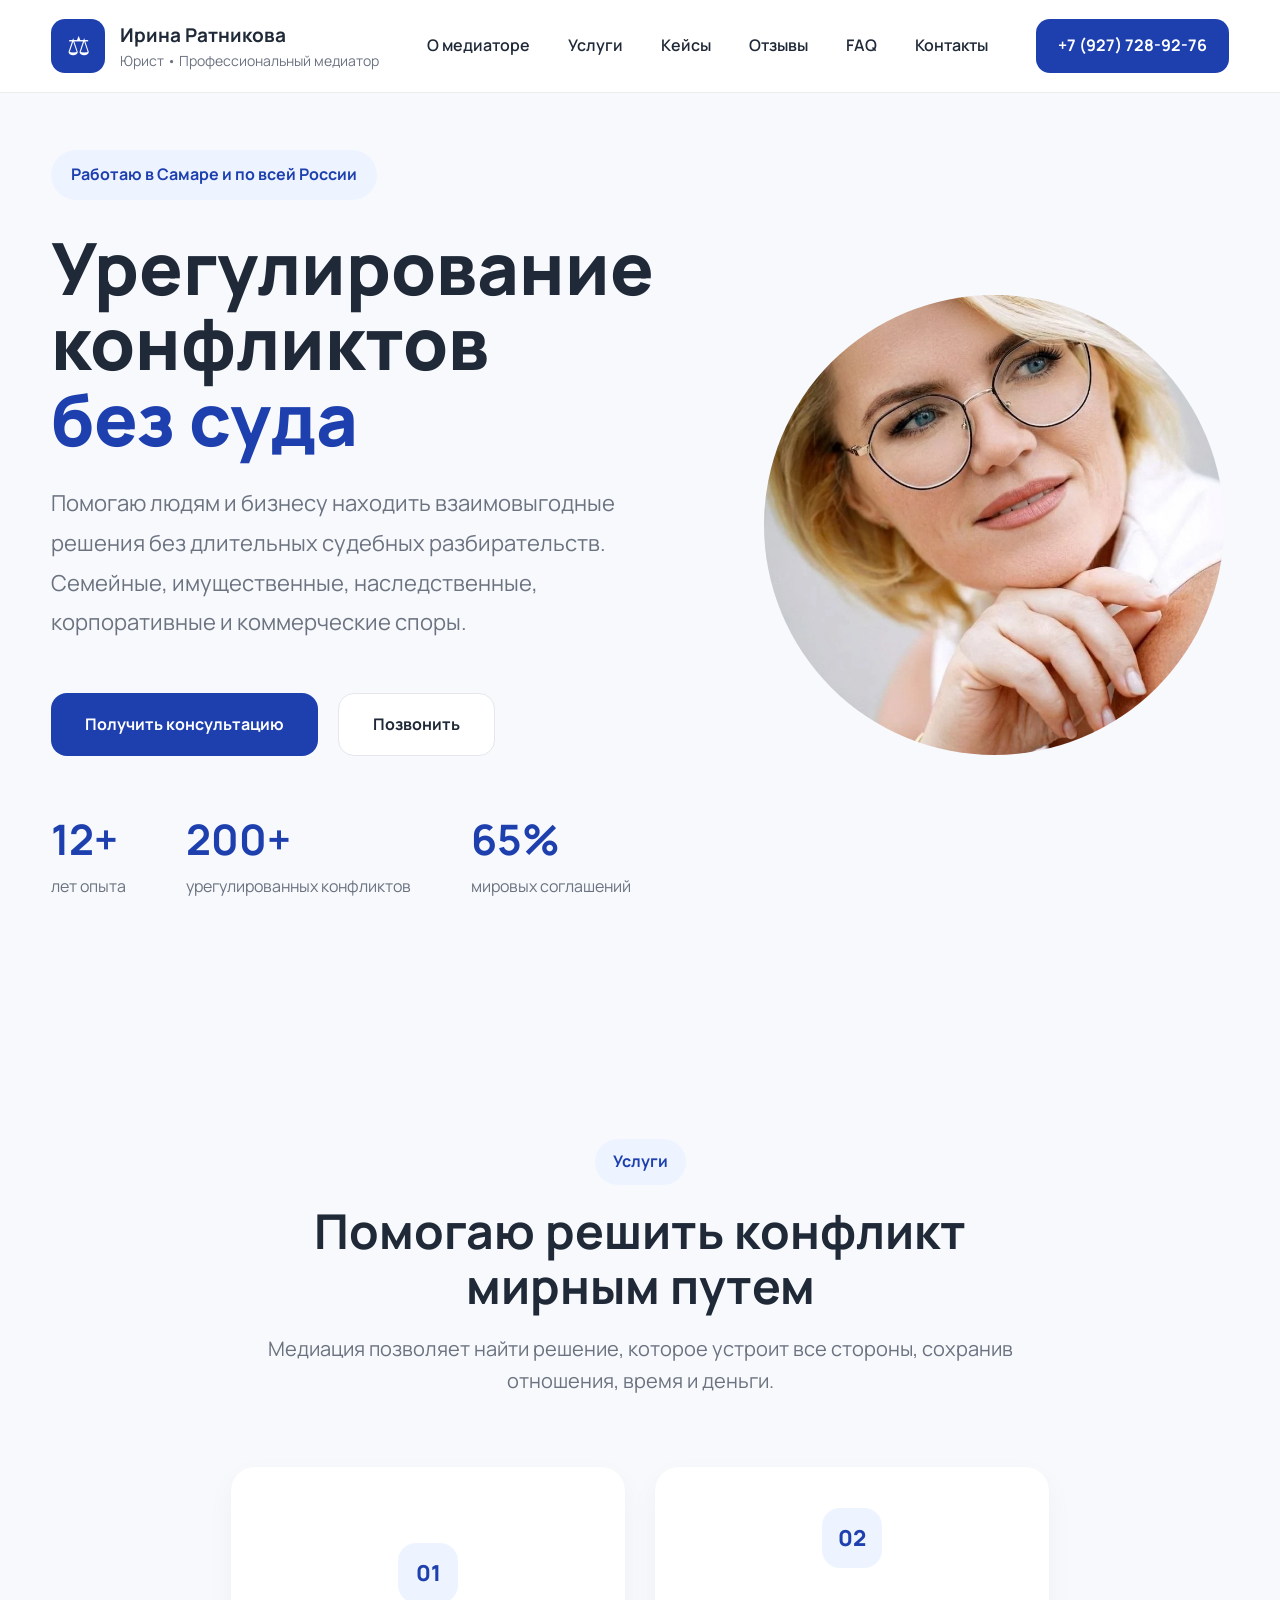
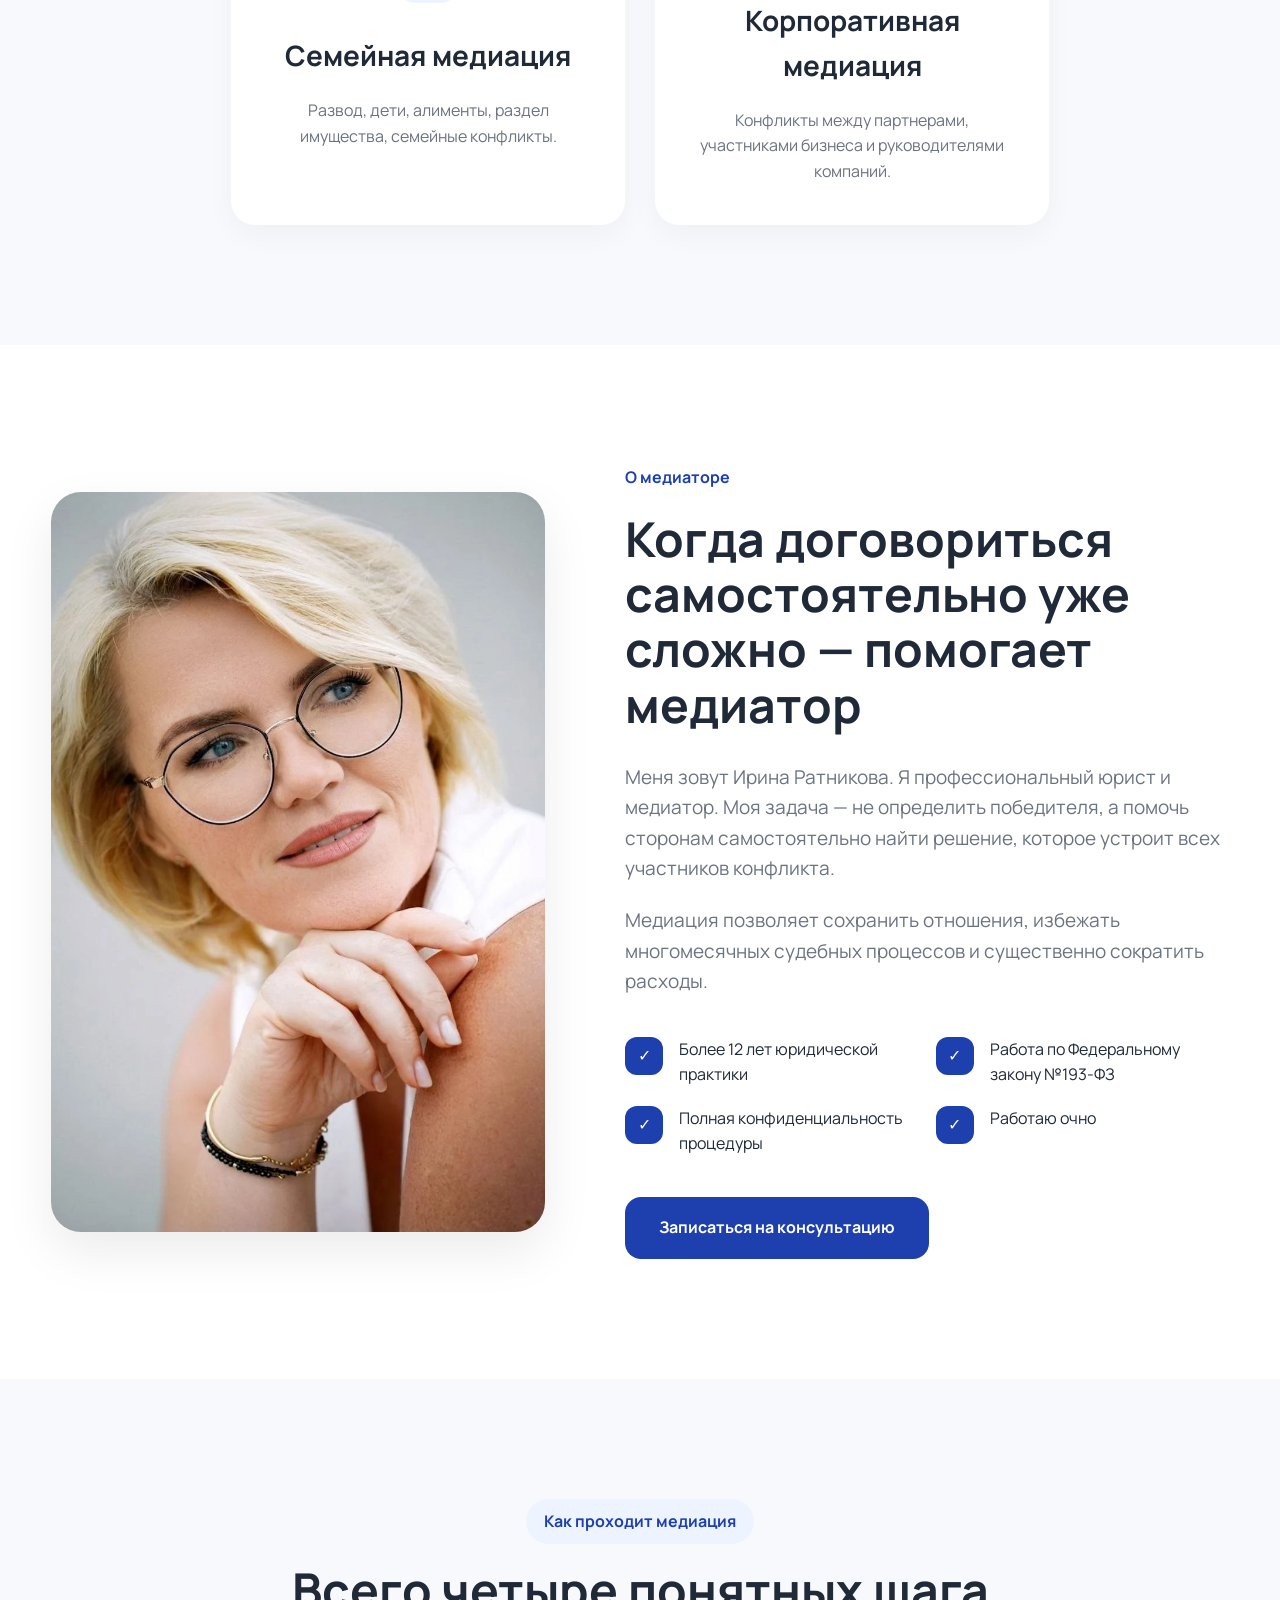
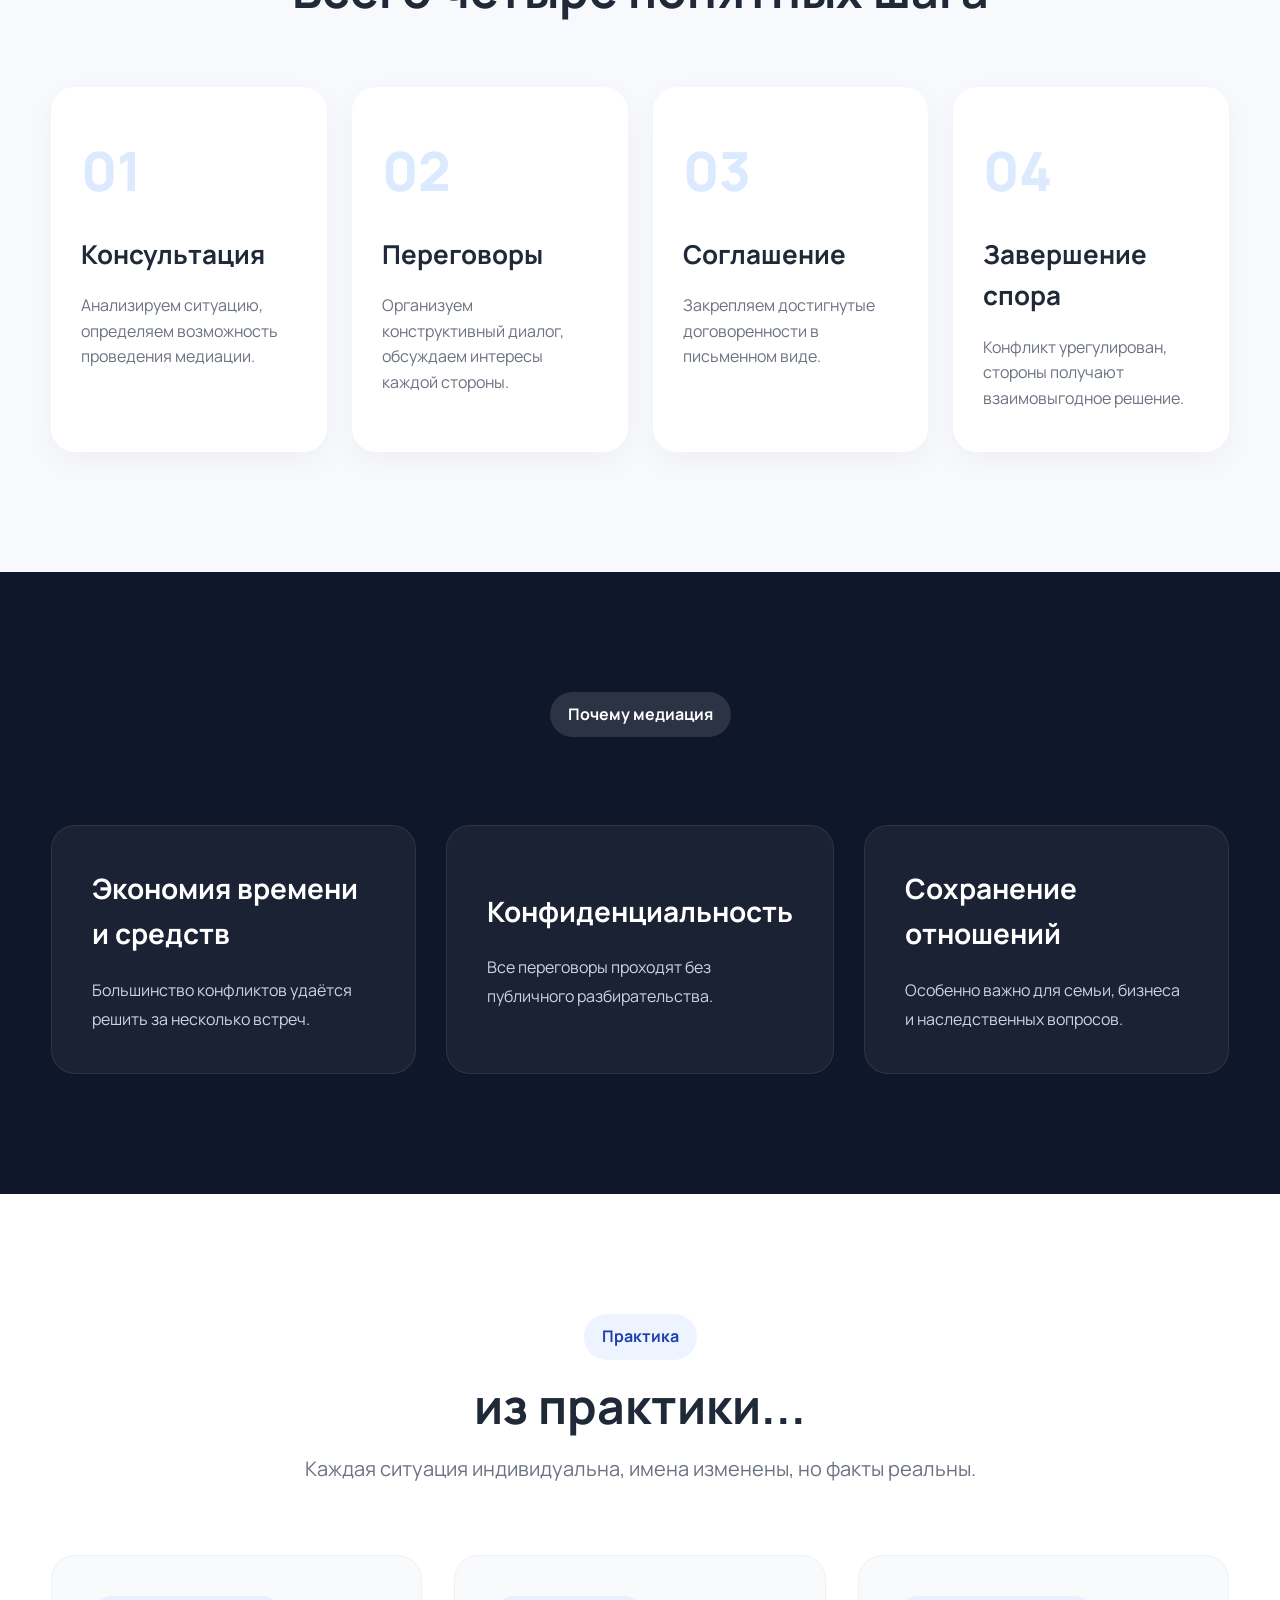
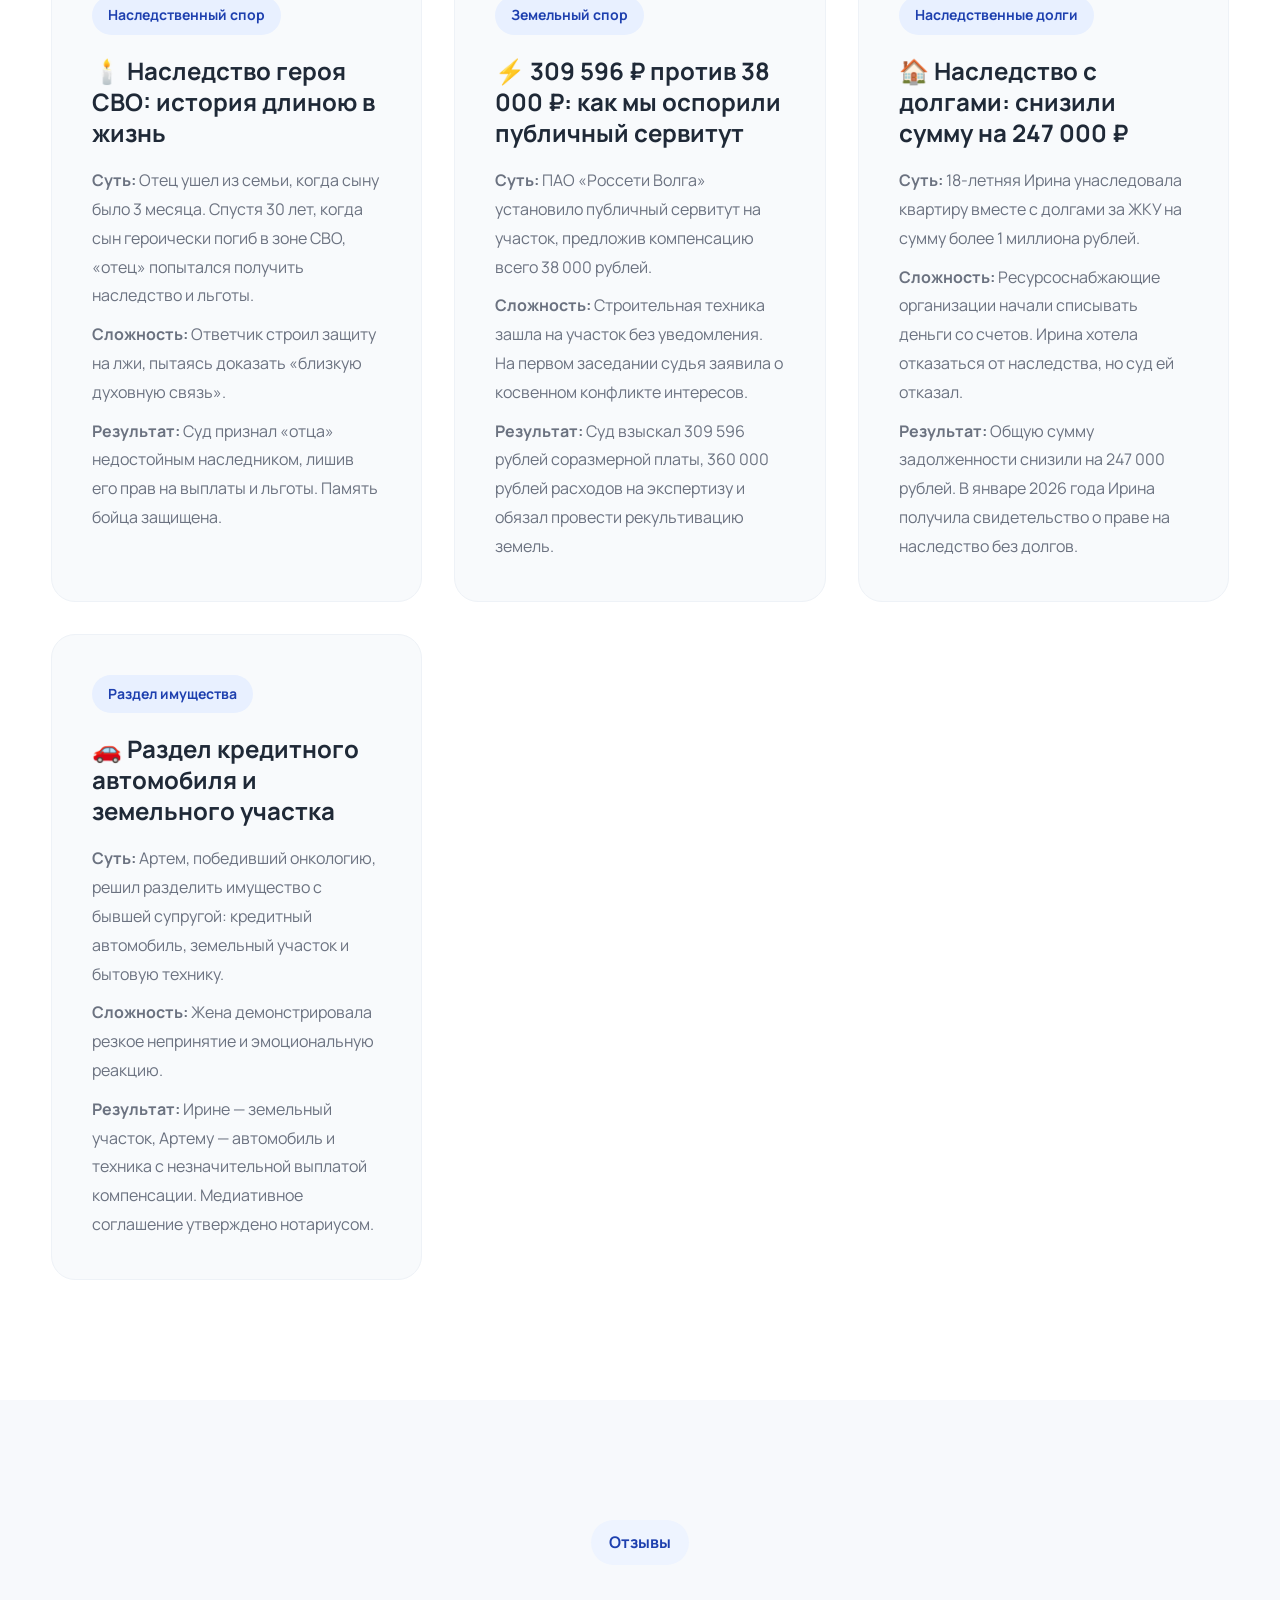
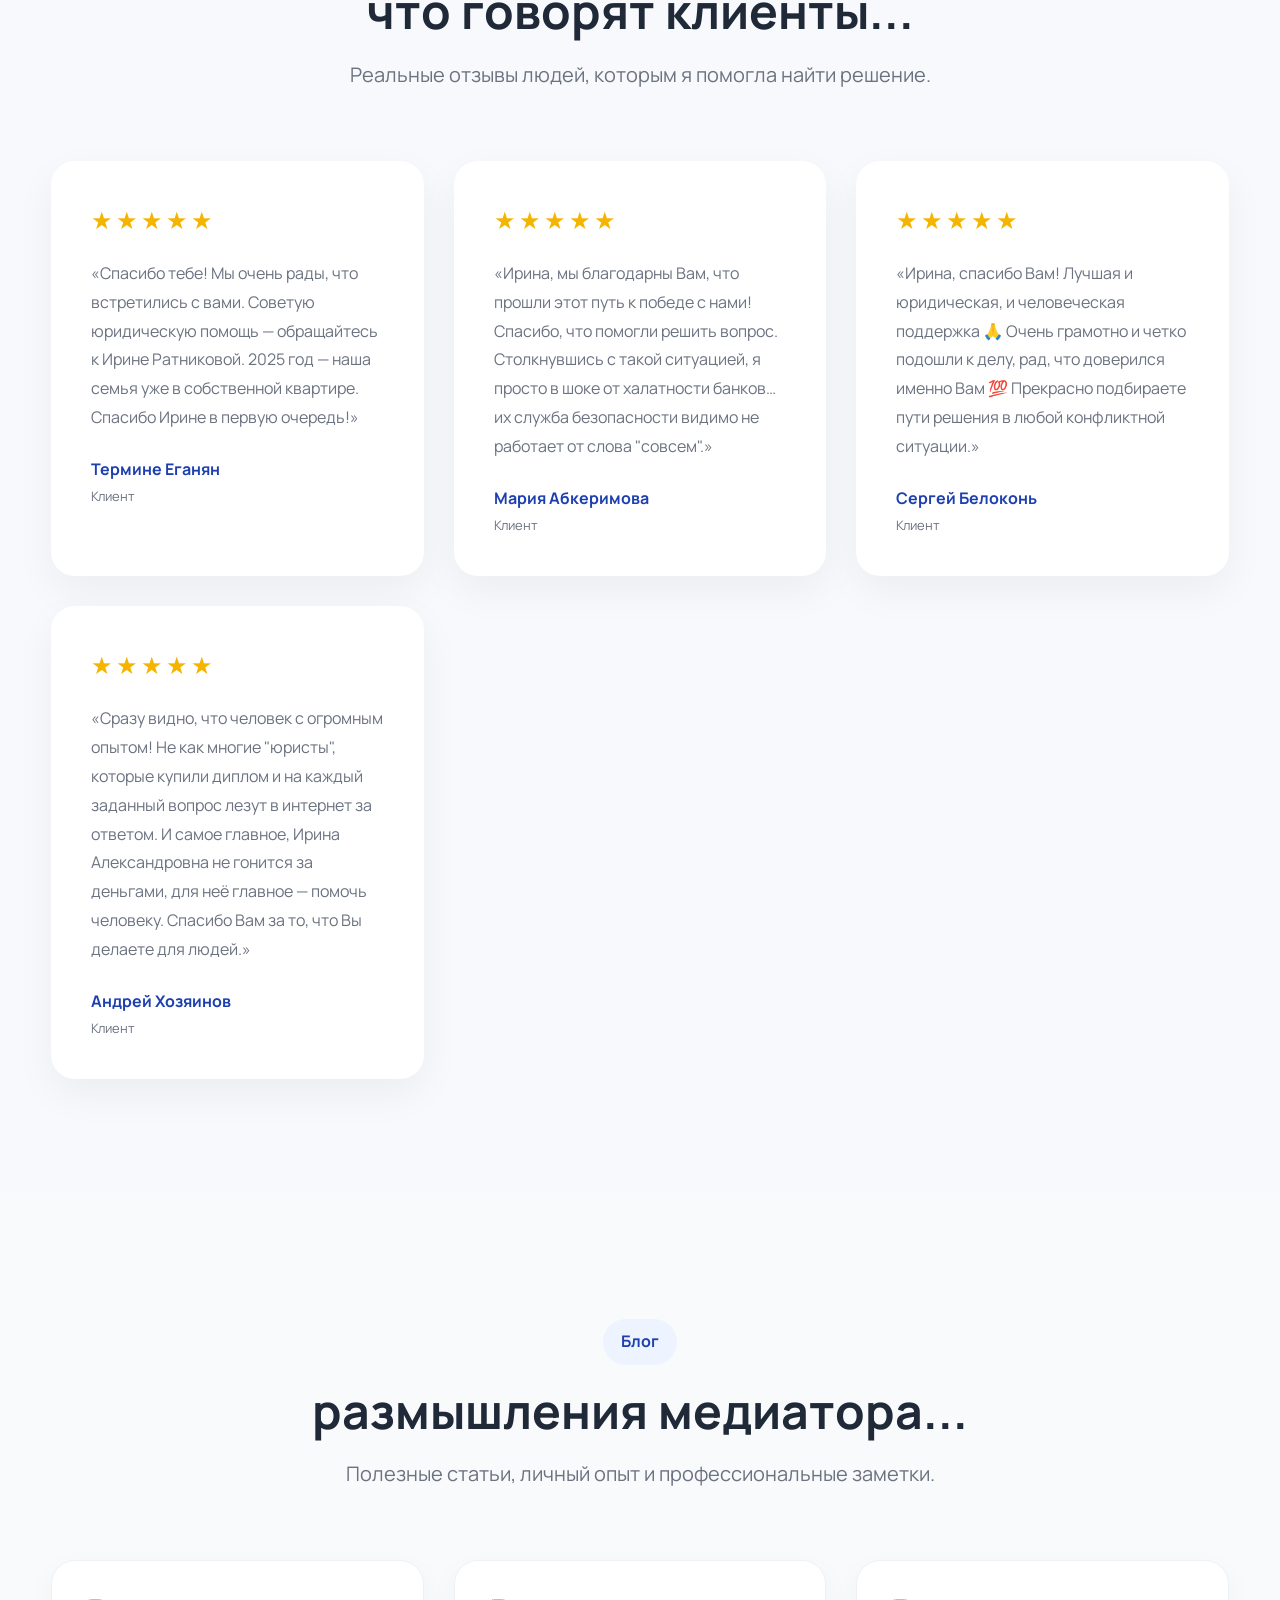
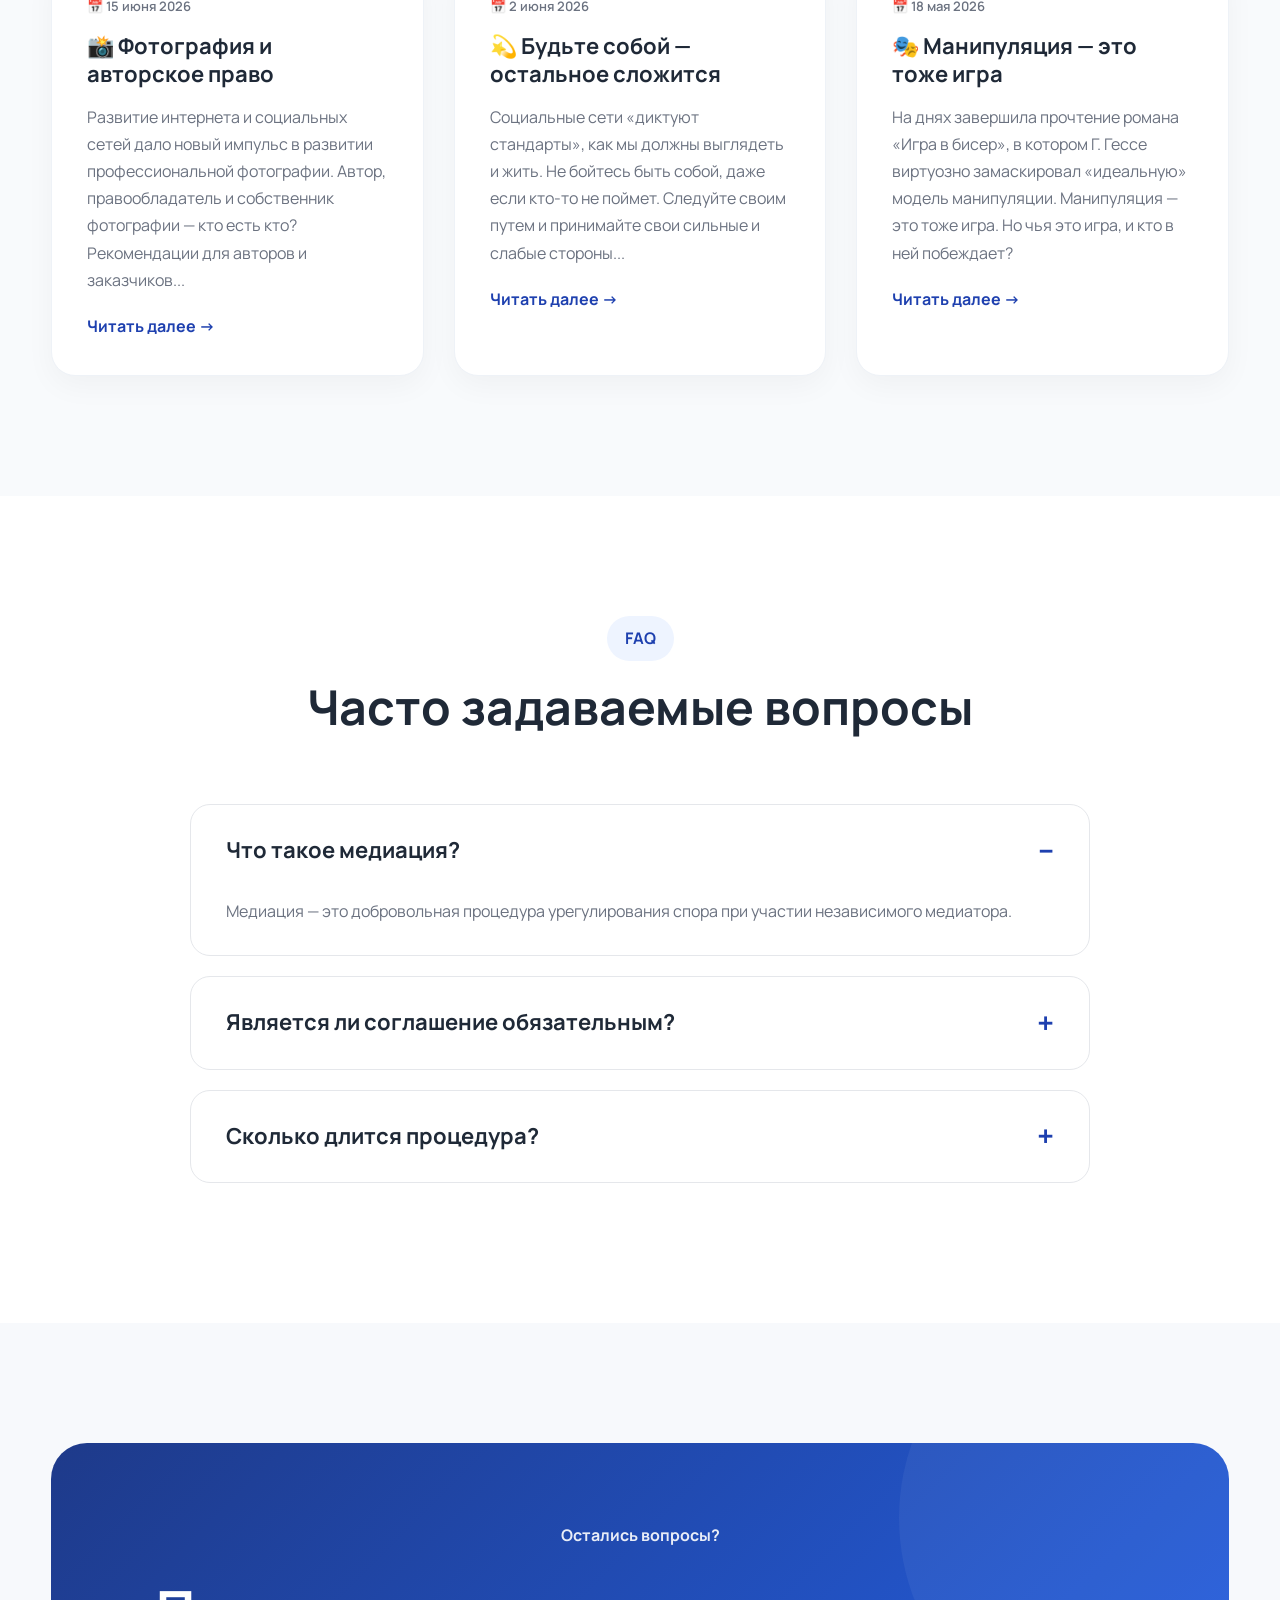
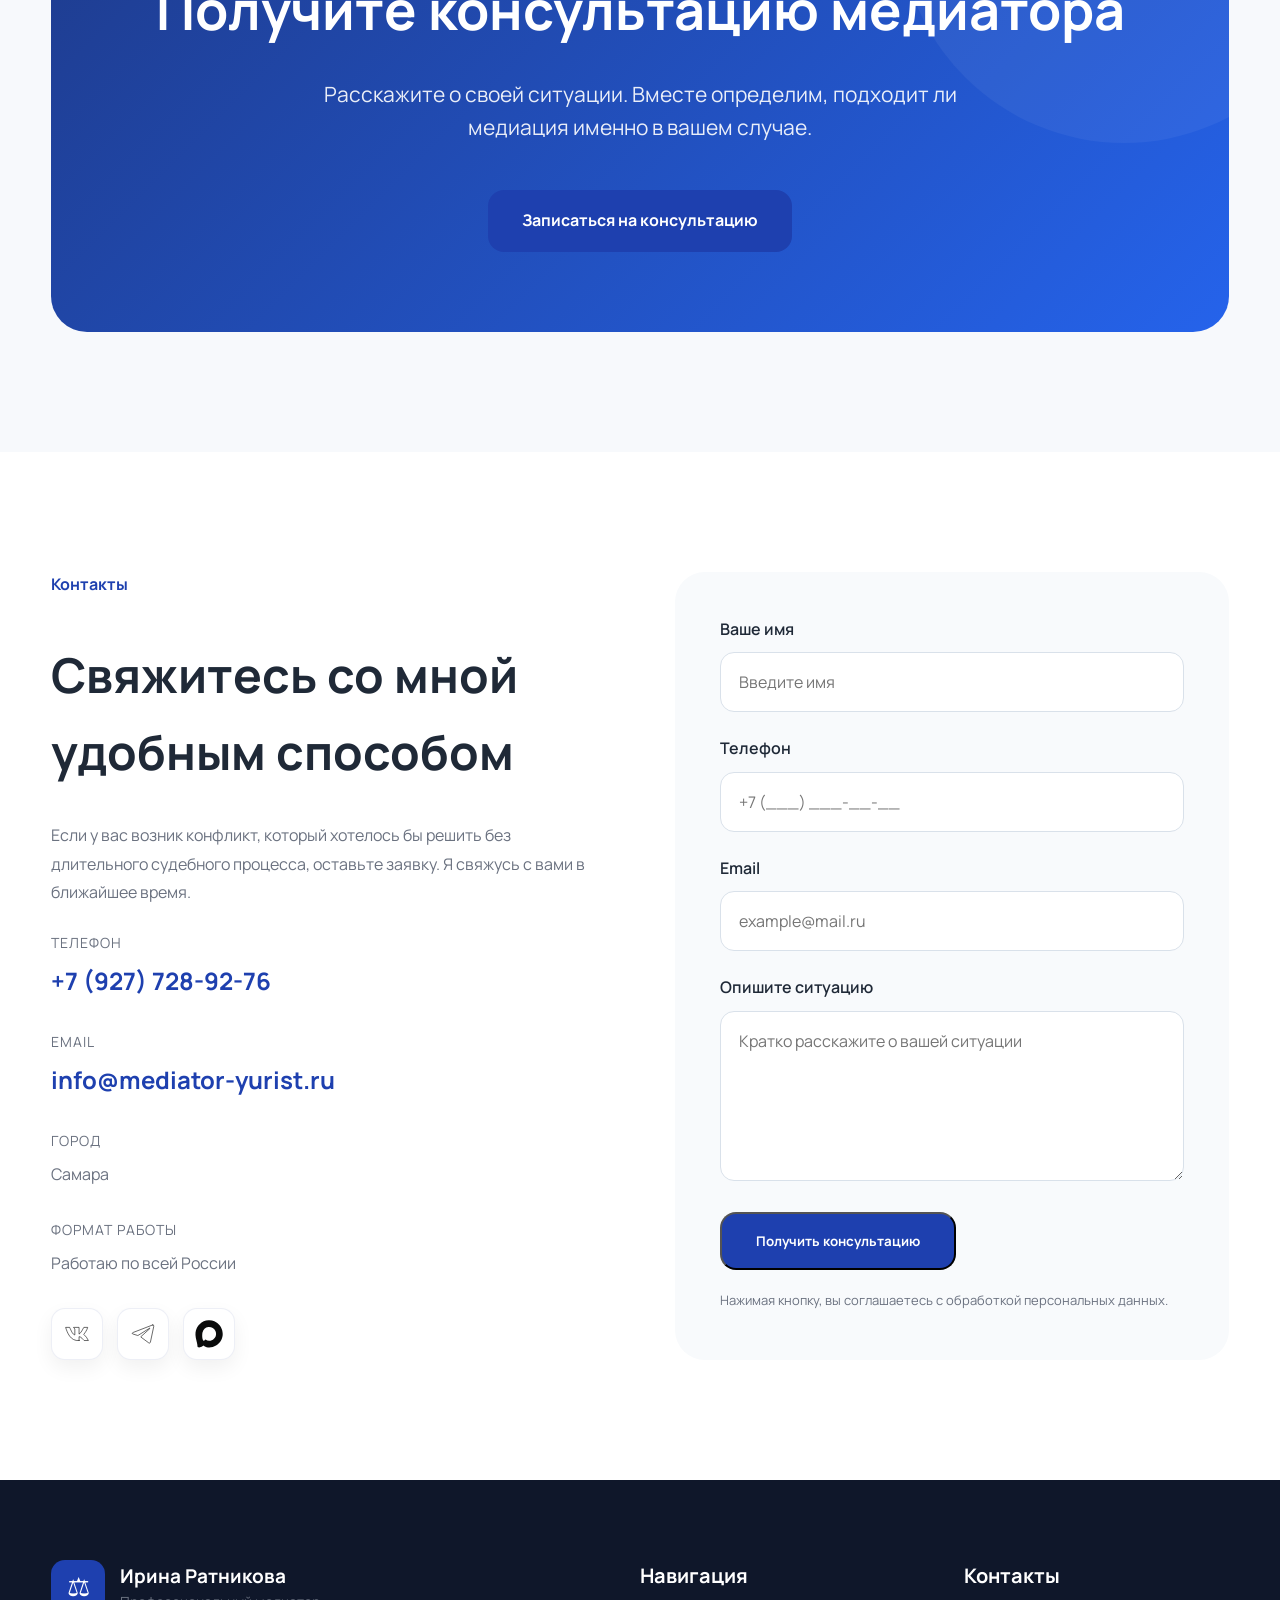
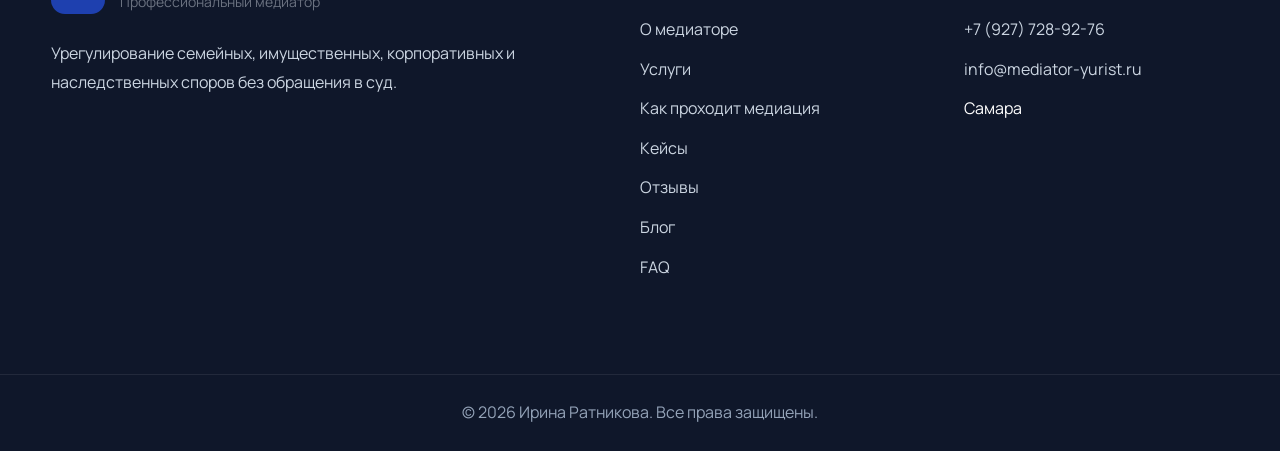
<file: index.html>
<!DOCTYPE html>
<html lang="ru">

<head>

    <meta charset="UTF-8">

    <meta name="viewport"
          content="width=device-width, initial-scale=1.0">

    <title>
        Медиатор в Самаре | Ирина Ратникова | Урегулирование конфликтов без суда
    </title>

    <meta name="geo.position" content="53.195878;50.100202">
  
    <meta name="geo.placename" content="Самара">
  
    <meta name="geo.region" content="RU-SAM">


    <meta name="description"
          content="Профессиональный медиатор в Самаре. Семейные, наследственные, корпоративные и имущественные споры по всей России.">

    <meta name="keywords" content="медиатор Самара, медиатор в Самаре, услуги медиатора Самара, медиация Самара, юрист-медиатор Самара, семейный медиатор Самара, досудебное урегулирование споров Самара, медиатор Самарская область, медиация Самарская область">

    <meta name="theme-color"
          content="#1E3A8A">

    <meta property="og:type"
          content="website">

    <meta property="og:title"
          content="Профессиональный медиатор — Ирина Ратникова">

    <meta property="og:description"
          content="Урегулирование конфликтов без суда по всей России.">

    <meta property="og:image"
          content="images/og.jpg">

    <meta property="og:url"
          content="https://mediator-yurist.ru">

    <link rel="icon"
          href="favicon.ico">

    <link rel="preconnect"
          href="https://fonts.googleapis.com">

    <link rel="preconnect"
          href="https://fonts.gstatic.com"
          crossorigin>

    <link href="https://fonts.googleapis.com/css2?family=Manrope:wght@400;500;600;700;800&display=swap"
          rel="stylesheet">

    <link rel="stylesheet"
          href="style1.css">

    <link rel="alternate" hreflang="ru-sam" href="https://mediator-yurist.ru/" />
    
    <link rel="alternate" hreflang="ru-spe" href="https://mediator-yurist.ru/spb/" />
    
    <link rel="alternate" hreflang="ru-ta" href="https://mediator-yurist.ru/kazan/" />
    
    <link rel="alternate" hreflang="ru-ore" href="https://mediator-yurist.ru/orenburg/" />
    
    <link rel="alternate" hreflang="ru-sve" href="https://mediator-yurist.ru/ekaterinburg/" />
    
    <link rel="alternate" hreflang="ru-niz" href="https://mediator-yurist.ru/nnovgorod/" />
    
    <link rel="alternate" hreflang="x-default" href="https://mediator-yurist.ru/" />
    
    <link rel="canonical" href="https://mediator-yurist.ru/">
</head>

<body>

<header class="header">

    <div class="container">

        <a href="https://mediator-yurist.ru"
           class="logo">

            <div class="logo-icon">

                ⚖

            </div>

            <div class="logo-text">

                <strong>

                    Ирина Ратникова

                </strong>

                <span>

                    Юрист • Профессиональный медиатор

                </span>

            </div>

        </a>

<nav class="menu">
    <a href="#about">О медиаторе</a>
    <a href="#services">Услуги</a>
    <a href="#cases">Кейсы</a>
    <a href="#reviews">Отзывы</a>
    <a href="#faq">FAQ</a>
    <a href="#contacts">Контакты</a>
</nav>
        <a href="tel:+79277289276"
           class="phone-button">

            +7 (927) 728-92-76

        </a>

        <button class="burger">

            <span></span>

            <span></span>

            <span></span>

        </button>

    </div>

</header>

<main>

<section class="hero">

   

    <div class="container hero-grid">

        <div class="hero-content">

            <div class="hero-label">

                Работаю в Самаре и по всей России

            </div>

            <h1>

                Урегулирование конфликтов

                <span>

                    без суда

                </span>

            </h1>

            <p class="hero-description">

                Помогаю людям и бизнесу находить взаимовыгодные решения
                без длительных судебных разбирательств.

                Семейные, имущественные,
                наследственные,
                корпоративные
                и коммерческие споры.

            </p>

            <div class="hero-buttons">

                <a href="#contacts"
                   class="btn btn-primary">

                    Получить консультацию

                </a>

                <a href="tel:+79277289276"
                   class="btn btn-secondary">

                    Позвонить

                </a>

            </div>

            <div class="hero-stats">

                <div class="stat">

                    <strong>

                        12+

                    </strong>

                    <span>

                        лет опыта

                    </span>

                </div>

                <div class="stat">

                    <strong>

                        200+

                    </strong>

                    <span>

                        урегулированных конфликтов

                    </span>

                </div>

                <div class="stat">

                    <strong>

                        65%

                    </strong>

                    <span>

                        мировых соглашений

                    </span>

                </div>

            </div>

        </div>

        <div class="hero-image">

           

            <img src="images/irina.webp"
                 alt="Медиатор Ирина Ратникова">



    </div>

</section>

<section class="services"
         id="services">

    <div class="container">

        <div class="section-title">

            <span>

                Услуги

            </span>

            <h2>

                Помогаю решить конфликт мирным путем

            </h2>

            <p>

                Медиация позволяет найти решение,
                которое устроит все стороны,
                сохранив отношения,
                время
                и деньги.

            </p>

        </div>

        <div class="services-grid">

            <article class="service-card">

                <div class="service-number">

                    01

                </div>

                <h3>

                    Семейная медиация

                </h3>

                <p>

                    Развод,
                    дети,
                    алименты,
                    раздел имущества,
                    семейные конфликты.

                </p>



            </article>

            <article class="service-card">

                <div class="service-number">

                    02

                </div>

                <h3>

                    Корпоративная медиация

                </h3>

                <p>

                    Конфликты между партнерами,
                    участниками бизнеса
                    и руководителями компаний.

                </p>

  

            </article>

            </article>

        </div>

    </div>

</section>

<section class="about"
         id="about">

    <div class="container about-grid">

        <div class="about-image">

            <img src="images/irina.webp"
                 alt="Ирина Ратникова">

        </div>

        <div class="about-content">

            <span class="section-label">

                О медиаторе

            </span>

            <h2>

                Когда договориться самостоятельно уже сложно —
                помогает медиатор

            </h2>

            <p>

                Меня зовут Ирина Ратникова.

                Я профессиональный юрист и медиатор.

                Моя задача —
                не определить победителя,
                а помочь сторонам самостоятельно
                найти решение,
                которое устроит всех участников конфликта.

            </p>

            <p>

                Медиация позволяет сохранить отношения,
                избежать многомесячных судебных процессов
                и существенно сократить расходы.

            </p>

            <div class="about-features">

                <div class="feature">

                    <div class="feature-icon">

                        ✓

                    </div>

                    <span>

                        Более 12 лет юридической практики

                    </span>

                </div>

                <div class="feature">

                    <div class="feature-icon">

                        ✓

                    </div>

                    <span>

                        Работа по Федеральному закону №193-ФЗ

                    </span>

                </div>

                <div class="feature">

                    <div class="feature-icon">

                        ✓

                    </div>

                    <span>

                        Полная конфиденциальность процедуры

                    </span>

                </div>

                <div class="feature">

                    <div class="feature-icon">

                        ✓

                    </div>

                    <span>

                        Работаю очно 

                    </span>

                </div>

            </div>

            <a href="#contacts"
               class="btn btn-primary">

                Записаться на консультацию

            </a>

        </div>

    </div>

</section>

<section class="process"
         id="process">

    <div class="container">

        <div class="section-title">

            <span>

                Как проходит медиация

            </span>

            <h2>

                Всего четыре понятных шага

            </h2>

        </div>

        <div class="process-grid">

            <div class="process-item">

                <div class="process-number">

                    01

                </div>

                <h3>

                    Консультация

                </h3>

                <p>

                    Анализируем ситуацию,
                    определяем возможность
                    проведения медиации.

                </p>

            </div>

            <div class="process-item">

                <div class="process-number">

                    02

                </div>

                <h3>

                    Переговоры

                </h3>

                <p>

                    Организуем конструктивный диалог,
                    обсуждаем интересы
                    каждой стороны.

                </p>

            </div>

            <div class="process-item">

                <div class="process-number">

                    03

                </div>

                <h3>

                    Соглашение

                </h3>

                <p>

                    Закрепляем достигнутые
                    договоренности
                    в письменном виде.

                </p>

            </div>

            <div class="process-item">

                <div class="process-number">

                    04

                </div>

                <h3>

                    Завершение спора

                </h3>

                <p>

                    Конфликт урегулирован,
                    стороны получают
                    взаимовыгодное решение.

                </p>

            </div>

        </div>

    </div>

</section>

<section class="benefits">

    <div class="container">

        <div class="section-title">

            <span>

                Почему медиация

            </span>

  

        </div>

        <div class="benefits-grid">

            <div class="benefit-card">

                <h3>

                    Экономия времени и средств

                </h3>

                <p>

                    Большинство конфликтов
                    удаётся решить
                    за несколько встреч.

                </p>

            </div>

            <div class="benefit-card">

                <h3>

                    Конфиденциальность

                </h3>

                <p>

                    Все переговоры
                    проходят
                    без публичного разбирательства.

                </p>

            </div>

            <div class="benefit-card">

                <h3>

                    Сохранение отношений

                </h3>

                <p>

                    Особенно важно
                    для семьи,
                    бизнеса
                    и наследственных вопросов.

                </p>

            </div>

        </div>

    </div>

</section>

<!-- ============================================================ -->
<!-- КЕЙСЫ -->
<!-- ============================================================ -->
<section class="cases" id="cases">

    <div class="container">

        <div class="section-title">

            <span>Практика</span>

            <h2>из практики...</h2>

            <p>Каждая ситуация индивидуальна, имена изменены, но факты реальны.</p>

        </div>

        <div class="cases-grid">

            <article class="case-card">

                <div class="case-category">Наследственный спор</div>

                <h3>🕯️ Наследство героя СВО: история длиною в жизнь</h3>

                <p><strong>Суть:</strong> Отец ушел из семьи, когда сыну было 3 месяца. Спустя 30 лет, когда сын героически погиб в зоне СВО, «отец» попытался получить наследство и льготы.</p>

                <p><strong>Сложность:</strong> Ответчик строил защиту на лжи, пытаясь доказать «близкую духовную связь».</p>

                <p><strong>Результат:</strong> Суд признал «отца» недостойным наследником, лишив его прав на выплаты и льготы. Память бойца защищена.</p>

            </article>

            <article class="case-card">

                <div class="case-category">Земельный спор</div>

                <h3>⚡ 309 596 ₽ против 38 000 ₽: как мы оспорили публичный сервитут</h3>

                <p><strong>Суть:</strong> ПАО «Россети Волга» установило публичный сервитут на участок, предложив компенсацию всего 38 000 рублей.</p>

                <p><strong>Сложность:</strong> Строительная техника зашла на участок без уведомления. На первом заседании судья заявила о косвенном конфликте интересов.</p>

                <p><strong>Результат:</strong> Суд взыскал 309 596 рублей соразмерной платы, 360 000 рублей расходов на экспертизу и обязал провести рекультивацию земель.</p>

            </article>

            <article class="case-card">

                <div class="case-category">Наследственные долги</div>

                <h3>🏠 Наследство с долгами: снизили сумму на 247 000 ₽</h3>

                <p><strong>Суть:</strong> 18-летняя Ирина унаследовала квартиру вместе с долгами за ЖКУ на сумму более 1 миллиона рублей.</p>

                <p><strong>Сложность:</strong> Ресурсоснабжающие организации начали списывать деньги со счетов. Ирина хотела отказаться от наследства, но суд ей отказал.</p>

                <p><strong>Результат:</strong> Общую сумму задолженности снизили на 247 000 рублей. В январе 2026 года Ирина получила свидетельство о праве на наследство без долгов.</p>

            </article>

            <article class="case-card">

                <div class="case-category">Раздел имущества</div>

                <h3>🚗 Раздел кредитного автомобиля и земельного участка</h3>

                <p><strong>Суть:</strong> Артем, победивший онкологию, решил разделить имущество с бывшей супругой: кредитный автомобиль, земельный участок и бытовую технику.</p>

                <p><strong>Сложность:</strong> Жена демонстрировала резкое непринятие и эмоциональную реакцию.</p>

                <p><strong>Результат:</strong> Ирине — земельный участок, Артему — автомобиль и техника с незначительной выплатой компенсации. Медиативное соглашение утверждено нотариусом.</p>

            </article>

        </div>

    </div>

</section>

<!-- ============================================================ -->
<!-- ОТЗЫВЫ -->
<!-- ============================================================ -->
<section class="reviews" id="reviews">

    <div class="container">

        <div class="section-title">

            <span>Отзывы</span>

            <h2>что говорят клиенты...</h2>

            <p>Реальные отзывы людей, которым я помогла найти решение.</p>

        </div>

        <div class="reviews-grid">

            <article class="review-card">

                <div class="review-stars">★★★★★</div>

                <p>«Спасибо тебе! Мы очень рады, что встретились с вами. Советую юридическую помощь — обращайтесь к Ирине Ратниковой. 2025 год — наша семья уже в собственной квартире. Спасибо Ирине в первую очередь!»</p>

                <strong>Термине Еганян</strong>

                <span class="review-type">Клиент</span>

            </article>

            <article class="review-card">

                <div class="review-stars">★★★★★</div>

                <p>«Ирина, мы благодарны Вам, что прошли этот путь к победе с нами! Спасибо, что помогли решить вопрос. Столкнувшись с такой ситуацией, я просто в шоке от халатности банков… их служба безопасности видимо не работает от слова "совсем".»</p>

                <strong>Мария Абкеримова</strong>

                <span class="review-type">Клиент</span>

            </article>

            <article class="review-card">

                <div class="review-stars">★★★★★</div>

                <p>«Ирина, спасибо Вам! Лучшая и юридическая, и человеческая поддержка 🙏 Очень грамотно и четко подошли к делу, рад, что доверился именно Вам 💯 Прекрасно подбираете пути решения в любой конфликтной ситуации.»</p>

                <strong>Сергей Белоконь</strong>

                <span class="review-type">Клиент</span>

            </article>

            <article class="review-card">

                <div class="review-stars">★★★★★</div>

                <p>«Сразу видно, что человек с огромным опытом! Не как многие "юристы", которые купили диплом и на каждый заданный вопрос лезут в интернет за ответом. И самое главное, Ирина Александровна не гонится за деньгами, для неё главное — помочь человеку. Спасибо Вам за то, что Вы делаете для людей.»</p>

                <strong>Андрей Хозяинов</strong>

                <span class="review-type">Клиент</span>

            </article>

        </div>

    </div>

</section>

<!-- ============================================================ -->
<!-- БЛОГ -->
<!-- ============================================================ -->
<section class="blog" id="blog">

    <div class="container">

        <div class="section-title">

            <span>Блог</span>

            <h2>размышления медиатора...</h2>

            <p>Полезные статьи, личный опыт и профессиональные заметки.</p>

        </div>

        <div class="blog-grid">

            <article class="blog-card">

                <div class="blog-date">📅 15 июня 2026</div>

                <h3>📸 Фотография и авторское право</h3>

                <p>Развитие интернета и социальных сетей дало новый импульс в развитии профессиональной фотографии. Автор, правообладатель и собственник фотографии — кто есть кто? Рекомендации для авторов и заказчиков...</p>

                <a href="https://vk.ru/wall710420871_689" class="blog-link">Читать далее →</a>

            </article>

            <article class="blog-card">

                <div class="blog-date">📅 2 июня 2026</div>

                <h3>💫 Будьте собой — остальное сложится</h3>

                <p>Социальные сети «диктуют стандарты», как мы должны выглядеть и жить. Не бойтесь быть собой, даже если кто-то не поймет. Следуйте своим путем и принимайте свои сильные и слабые стороны...</p>

                <a href="https://vk.ru/wall710420871_695" class="blog-link">Читать далее →</a>

            </article>

            <article class="blog-card">

                <div class="blog-date">📅 18 мая 2026</div>

                <h3>🎭 Манипуляция — это тоже игра</h3>

                <p>На днях завершила прочтение романа «Игра в бисер», в котором Г. Гессе виртуозно замаскировал «идеальную» модель манипуляции. Манипуляция — это тоже игра. Но чья это игра, и кто в ней побеждает?</p>

                <a href="https://vk.ru/wall710420871_669" class="blog-link">Читать далее →</a>

            </article>

        </div>

    </div>

</section>

<section class="faq"
         id="faq">

    <div class="container">

        <div class="section-title">

            <span>

                FAQ

            </span>

            <h2>

                Часто задаваемые вопросы

            </h2>

        </div>

        <div class="faq-list">

            <details class="faq-item" open>

                <summary>

                    Что такое медиация?

                </summary>

                <p>

                    Медиация —
                    это добровольная процедура
                    урегулирования спора
                    при участии независимого медиатора.

                </p>

            </details>



            <details class="faq-item">

                <summary>

                    Является ли соглашение обязательным?

                </summary>

                <p>

                    Соглашение подписывается
                    добровольно обеими сторонами
                    и имеет юридическую силу
                    в предусмотренных законом случаях.

                </p>

            </details>

            <details class="faq-item">

                <summary>

                    Сколько длится процедура?

                </summary>

                <p>

                    Обычно
                    от одной
                    до нескольких встреч,
                    в зависимости
                    от сложности ситуации.

                </p>

            </details>

 

        </div>

    </div>

</section>

<section class="cta">

    <div class="container">

        <div class="cta-box">

            <span>

                Остались вопросы?

            </span>

            <h2>

                Получите консультацию медиатора

            </h2>

            <p>

                Расскажите о своей ситуации.
                Вместе определим,
                подходит ли медиация
                именно в вашем случае.

            </p>

            <a href="#contacts"
               class="btn btn-primary">

                Записаться на консультацию

            </a>

        </div>

    </div>

</section>

<section class="contacts" id="contacts">

    <div class="container contacts-grid">

        <div class="contacts-info">

            <span class="section-label">

                Контакты

            </span>

            <h2>

                Свяжитесь со мной
                удобным способом

            </h2>

            <p>

                Если у вас возник конфликт,
                который хотелось бы решить
                без длительного судебного процесса,
                оставьте заявку.
                Я свяжусь с вами
                в ближайшее время.

            </p>

            <div class="contact-item">

                <div class="contact-title">

                    Телефон

                </div>

                <a href="tel:+79277289276">

                    +7 (927) 728-92-76

                </a>

            </div>

            <div class="contact-item">

                <div class="contact-title">

                    Email

                </div>

                <a href="mailto:info@mediator-yurist.ru">

                    info@mediator-yurist.ru

                </a>

            </div>

            <div class="contact-item">

                <div class="contact-title">

                    Город

                </div>

                <p>

                    Самара

                </p>

            </div>

            <div class="contact-item">

                <div class="contact-title">

                    Формат работы

                </div>

                <p>

                    Работаю
                    по всей России

                </p>

            </div>
       
       
       <div class="social-links">

      <a href="https://vk.ru/id710420871"
       class="social-link"
       target="_blank"
       rel="noopener noreferrer"
       aria-label="ВКонтакте">

        <img src="images/vk.svg"
             alt="ВКонтакте">

    </a>

    <a href="https://t.me/uristRatnikovaIA"
       class="social-link"
       target="_blank"
       rel="noopener noreferrer"
       aria-label="Telegram">

        <img src="images/telegram.svg"
             alt="Telegram">

    </a>

    <a href="https://max.ru/"
       class="social-link"
       target="_blank"
       rel="noopener noreferrer"
       aria-label="MAX">

        <img src="images/Max.svg"
             alt="MAX">

    </a>

        
        </div>
        
        </div>

        <div class="contacts-form">

            <form id="contactForm">

                <div class="form-group">

                    <label>

                        Ваше имя

                    </label>

                    <input
                        type="text"
                        name="name"
                        placeholder="Введите имя"
                        required>

                </div>

                <div class="form-group">

                    <label>

                        Телефон

                    </label>

                    <input
                        type="tel"
                        name="phone"
                        placeholder="+7 (___) ___-__-__"
                        required>

                </div>

                <div class="form-group">

                    <label>

                        Email

                    </label>

                    <input
                        type="email"
                        name="email"
                        placeholder="example@mail.ru">

                </div>

                <div class="form-group">

                    <label>

                        Опишите ситуацию

                    </label>

                    <textarea
                        name="message"
                        rows="6"
                        placeholder="Кратко расскажите о вашей ситуации"></textarea>

                </div>

                <button
                    class="btn btn-primary"
                    type="submit">

                    Получить консультацию

                </button>

                <small>

                    Нажимая кнопку,
                    вы соглашаетесь
                    с обработкой персональных данных.

                </small>

            </form>

        </div>

    </div>

</section>

</main>

<footer class="footer">

    <div class="container footer-grid">

        <div class="footer-about">

            <div class="logo">

                <div class="logo-icon">

                    ⚖

                </div>

                <div class="logo-text">

                    <strong>

                        Ирина Ратникова

                    </strong>

                    <span>

                        Профессиональный медиатор

                    </span>

                </div>

            </div>

            <p>

                Урегулирование семейных,
                имущественных,
                корпоративных
                и наследственных споров
                без обращения в суд.

            </p>

        </div>

        <div>

            <h4>

                Навигация

            </h4>

            <ul>

                <li>

                    <a href="#about">

                        О медиаторе

                    </a>

                </li>

                <li>

                    <a href="#services">

                        Услуги

                    </a>

                </li>

                <li>

                    <a href="#process">

                        Как проходит медиация

                    </a>

                </li>

                <li>

                    <a href="#cases">

                        Кейсы

                    </a>

                </li>

                <li>

                    <a href="#reviews">

                        Отзывы

                    </a>

                </li>

                <li>

                    <a href="#blog">

                        Блог

                    </a>

                </li>

                <li>

                    <a href="#faq">

                        FAQ

                    </a>

                </li>

            </ul>

        </div>

        <div>

            <h4>

                Контакты

            </h4>

            <ul>

                <li>

                    <a href="tel:+79277289276">

                        +7 (927) 728-92-76

                    </a>

                </li>

                <li>

                    <a href="mailto:info@mediator-yurist.ru">

                        info@mediator-yurist.ru

                    </a>

                </li>

                <li>

                    Самара

                </li>

            </ul>

        </div>

    </div>

    <div class="footer-bottom">

        <div class="container">

            <p>

                © 2026 Ирина Ратникова.
                Все права защищены.

            </p>

        </div>

    </div>

</footer>

<script type="application/ld+json">
{
  "@context":"https://schema.org",
  "@type":"LegalService",
  "name":"Ирина Ратникова",
  "description":"Профессиональный медиатор и юрист",
  "url":"https://mediator-yurist.ru",
  "telephone":"+79277289276",
  "address":{
      "@type":"PostalAddress",
      "addressLocality":"Самара",
      "addressCountry":"RU"
  },
  "areaServed":"Россия"
}
</script>

<script src="script.js"></script>

</body>

</html>
</file>
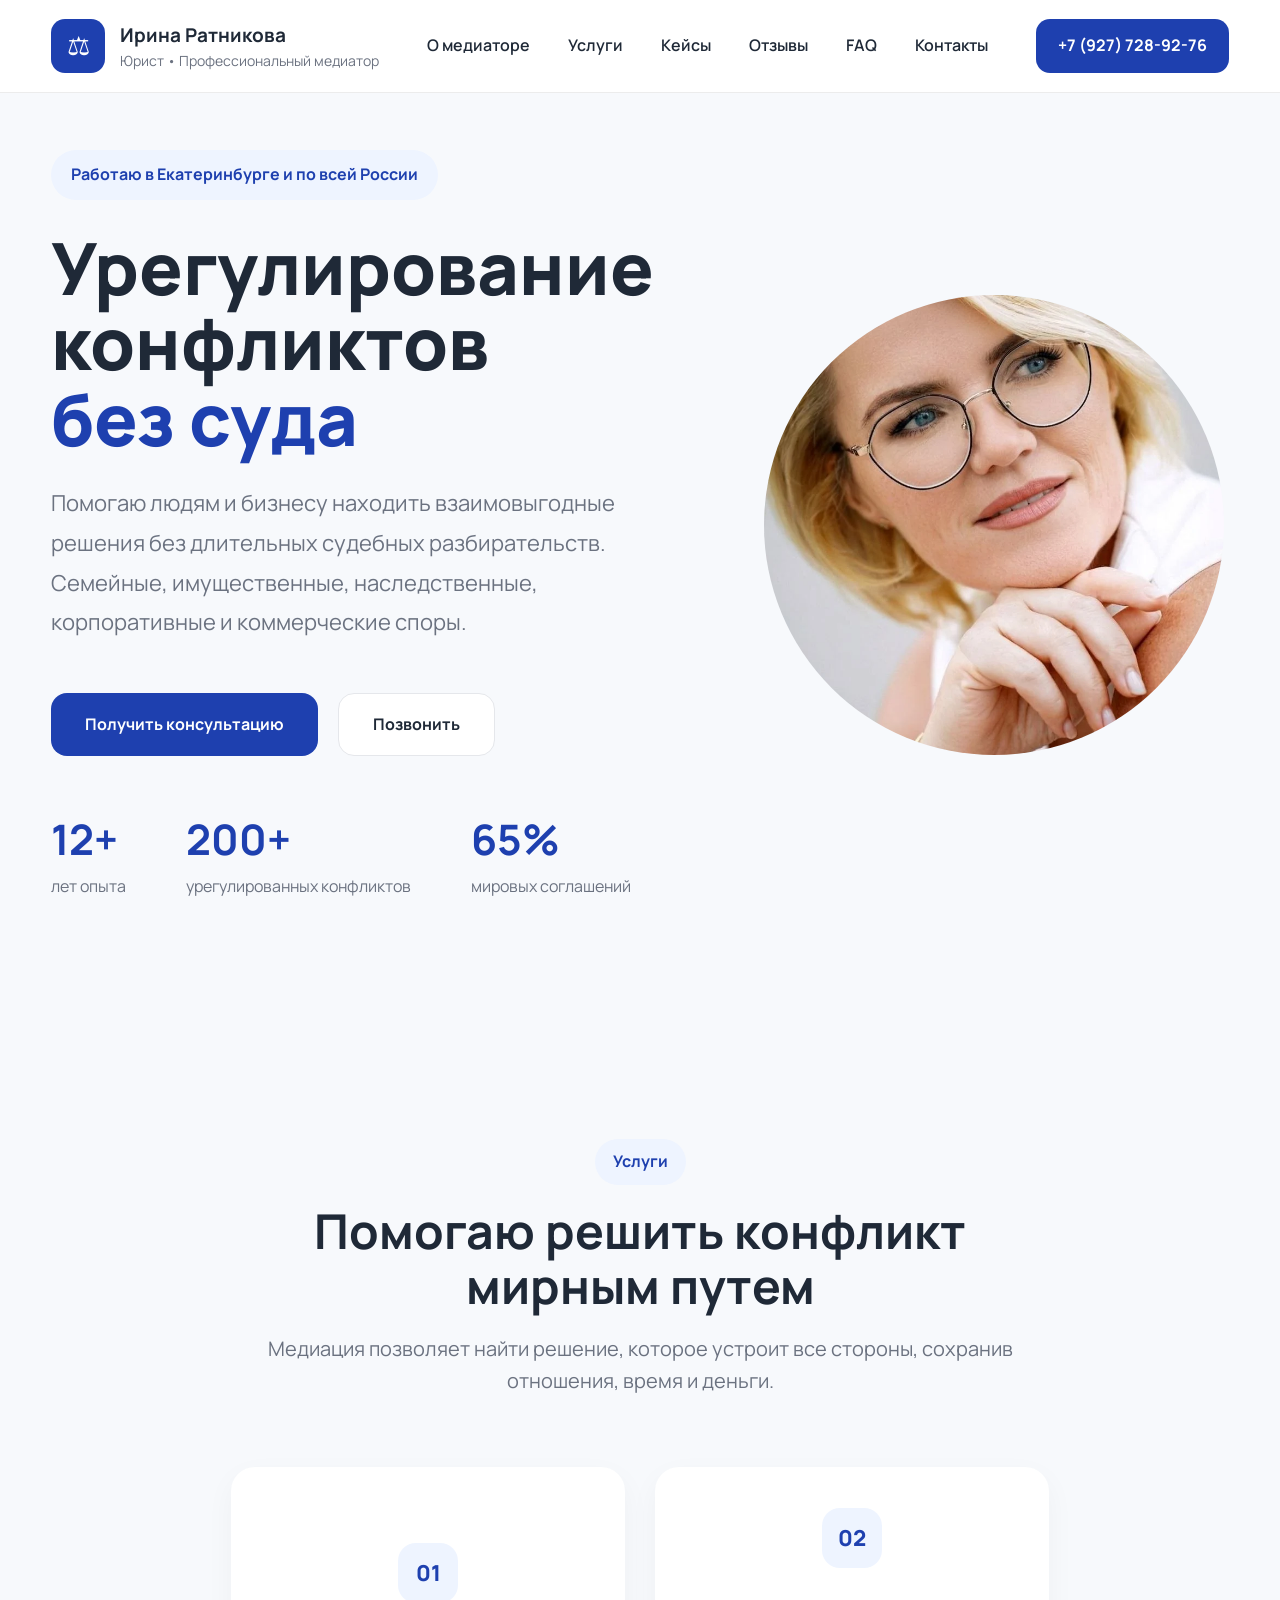
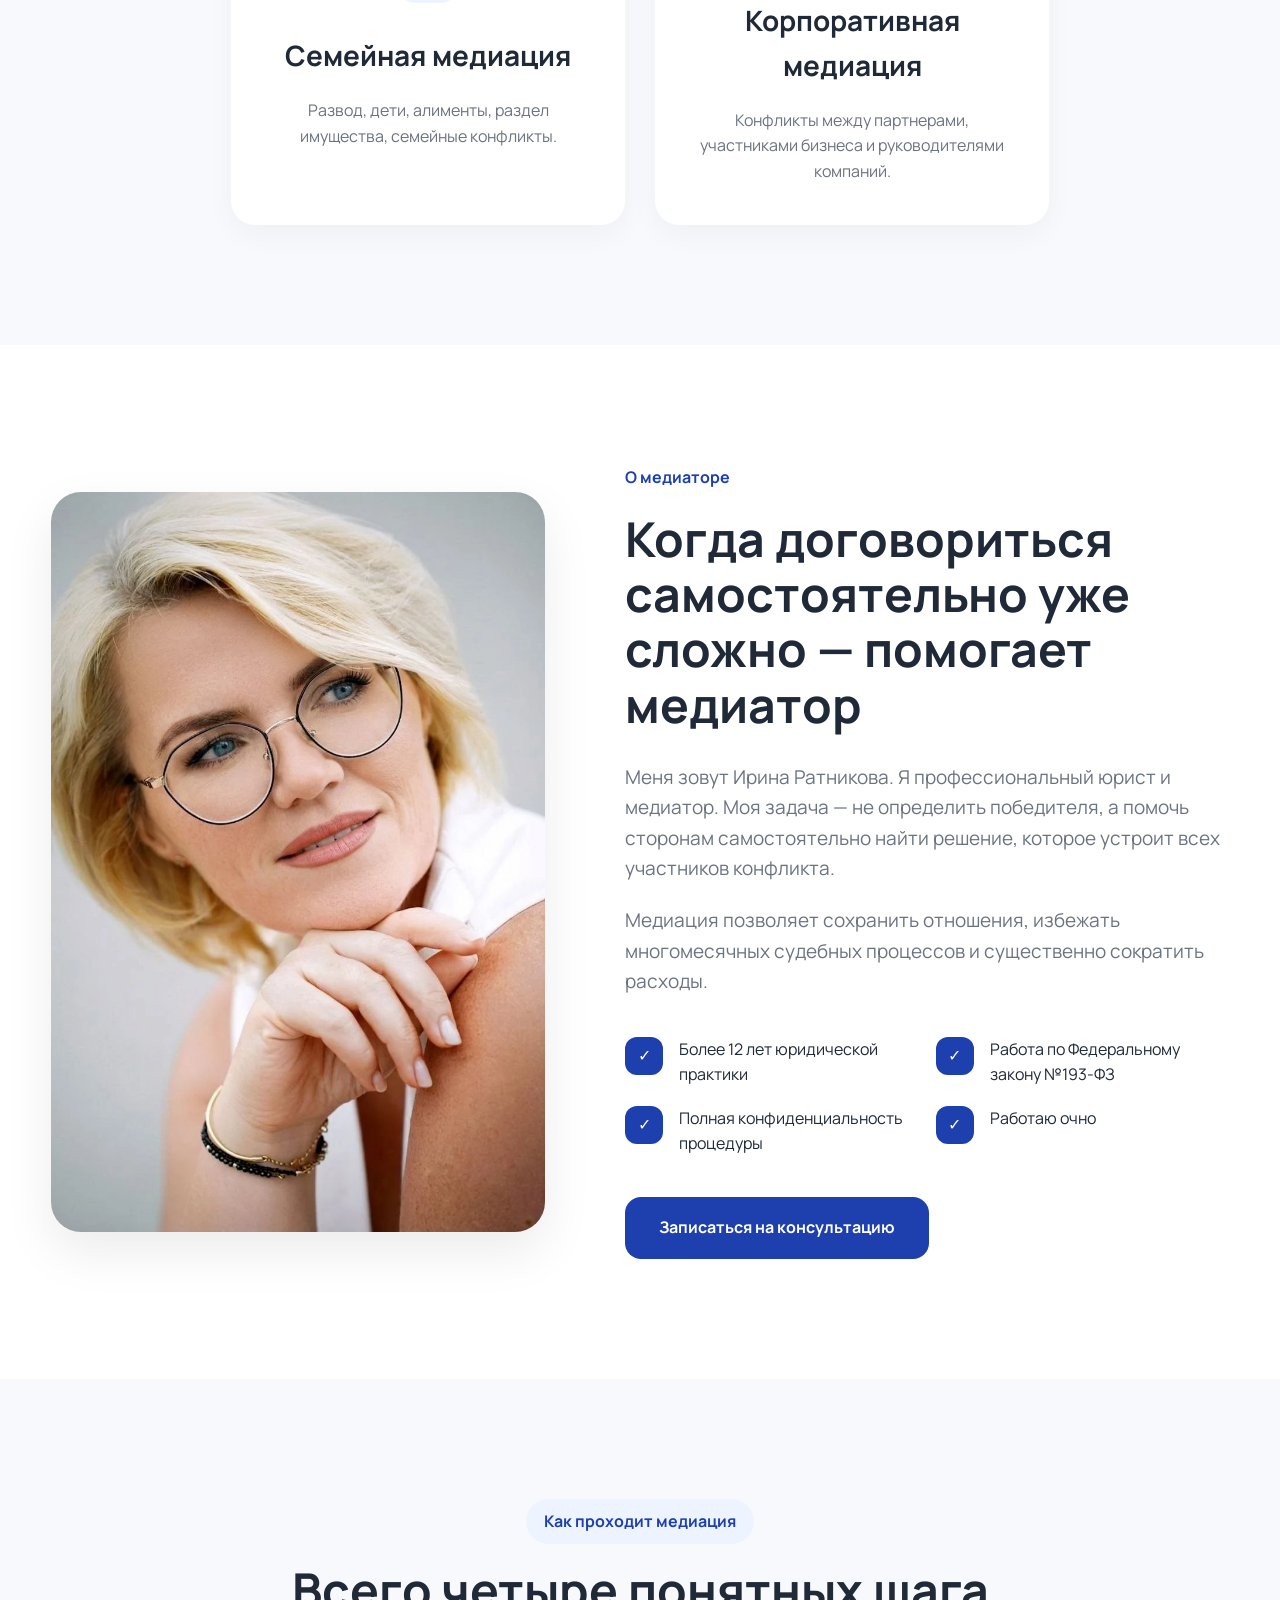
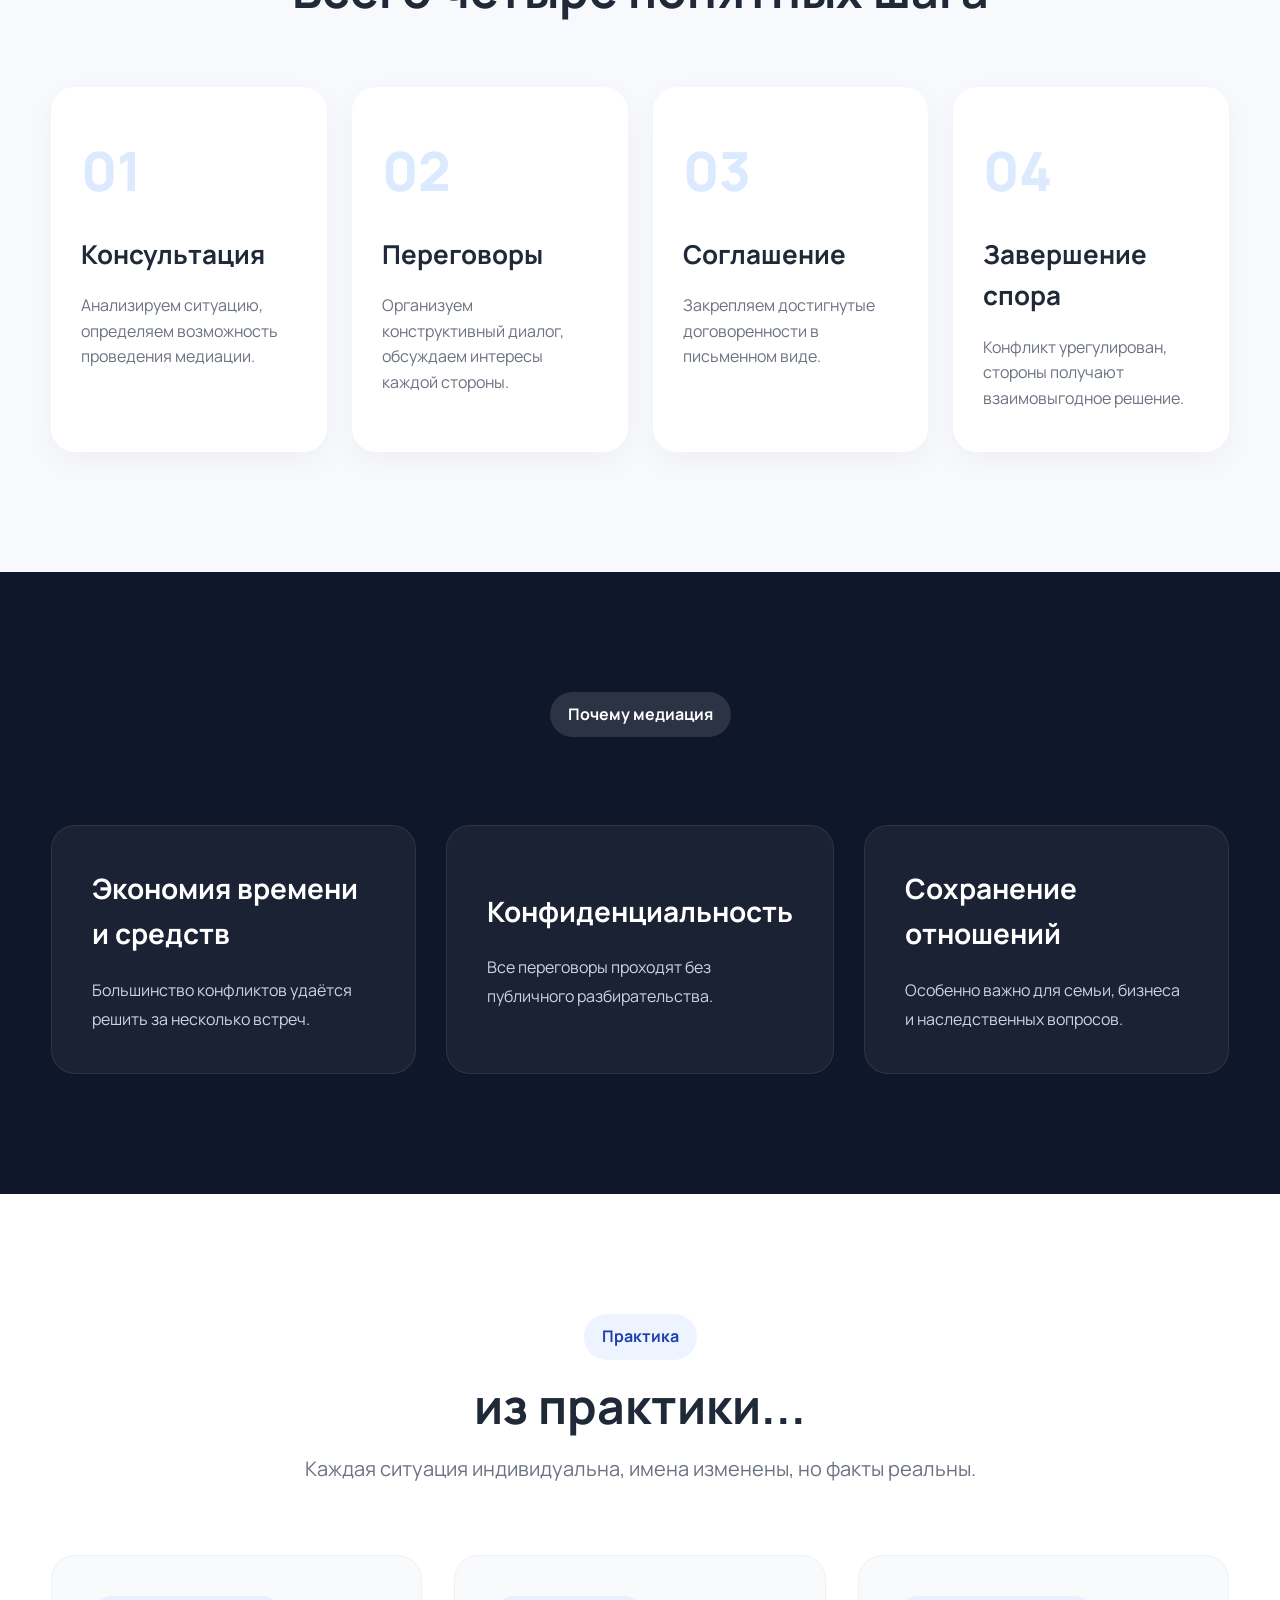
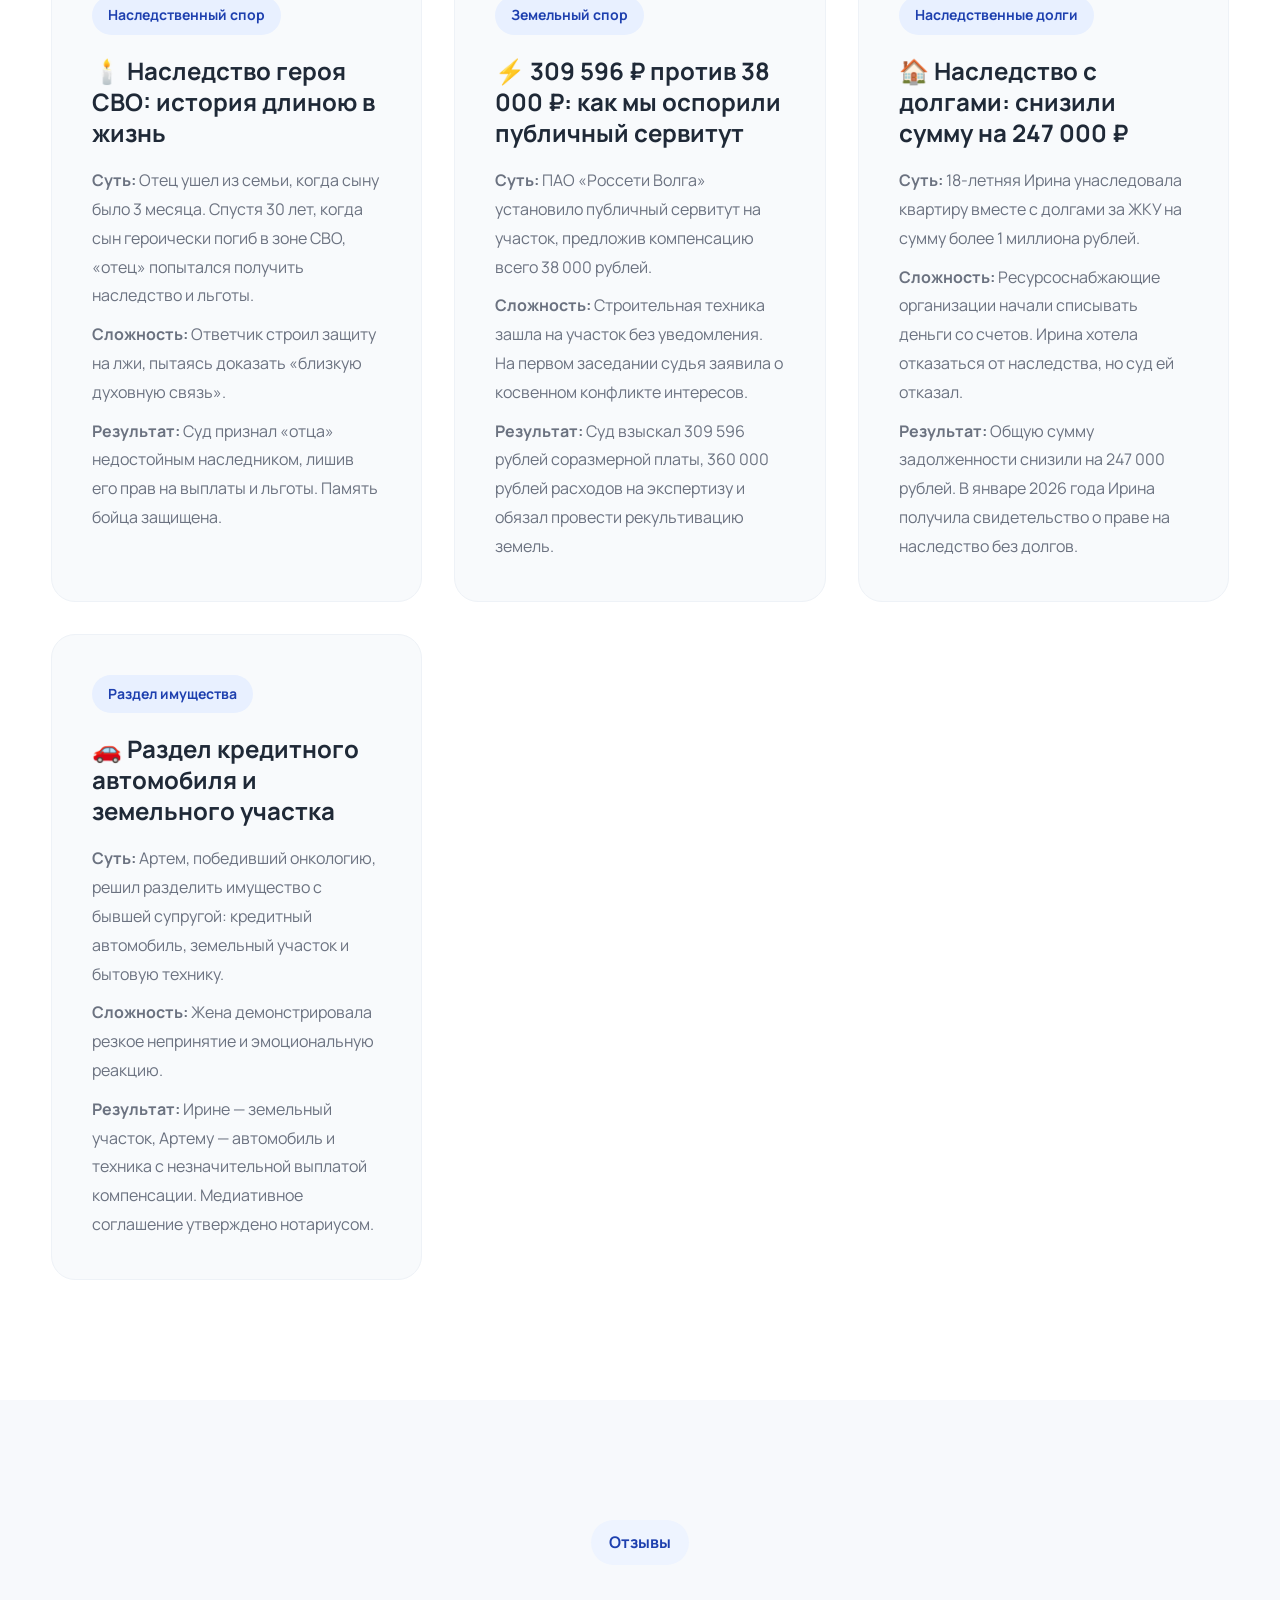
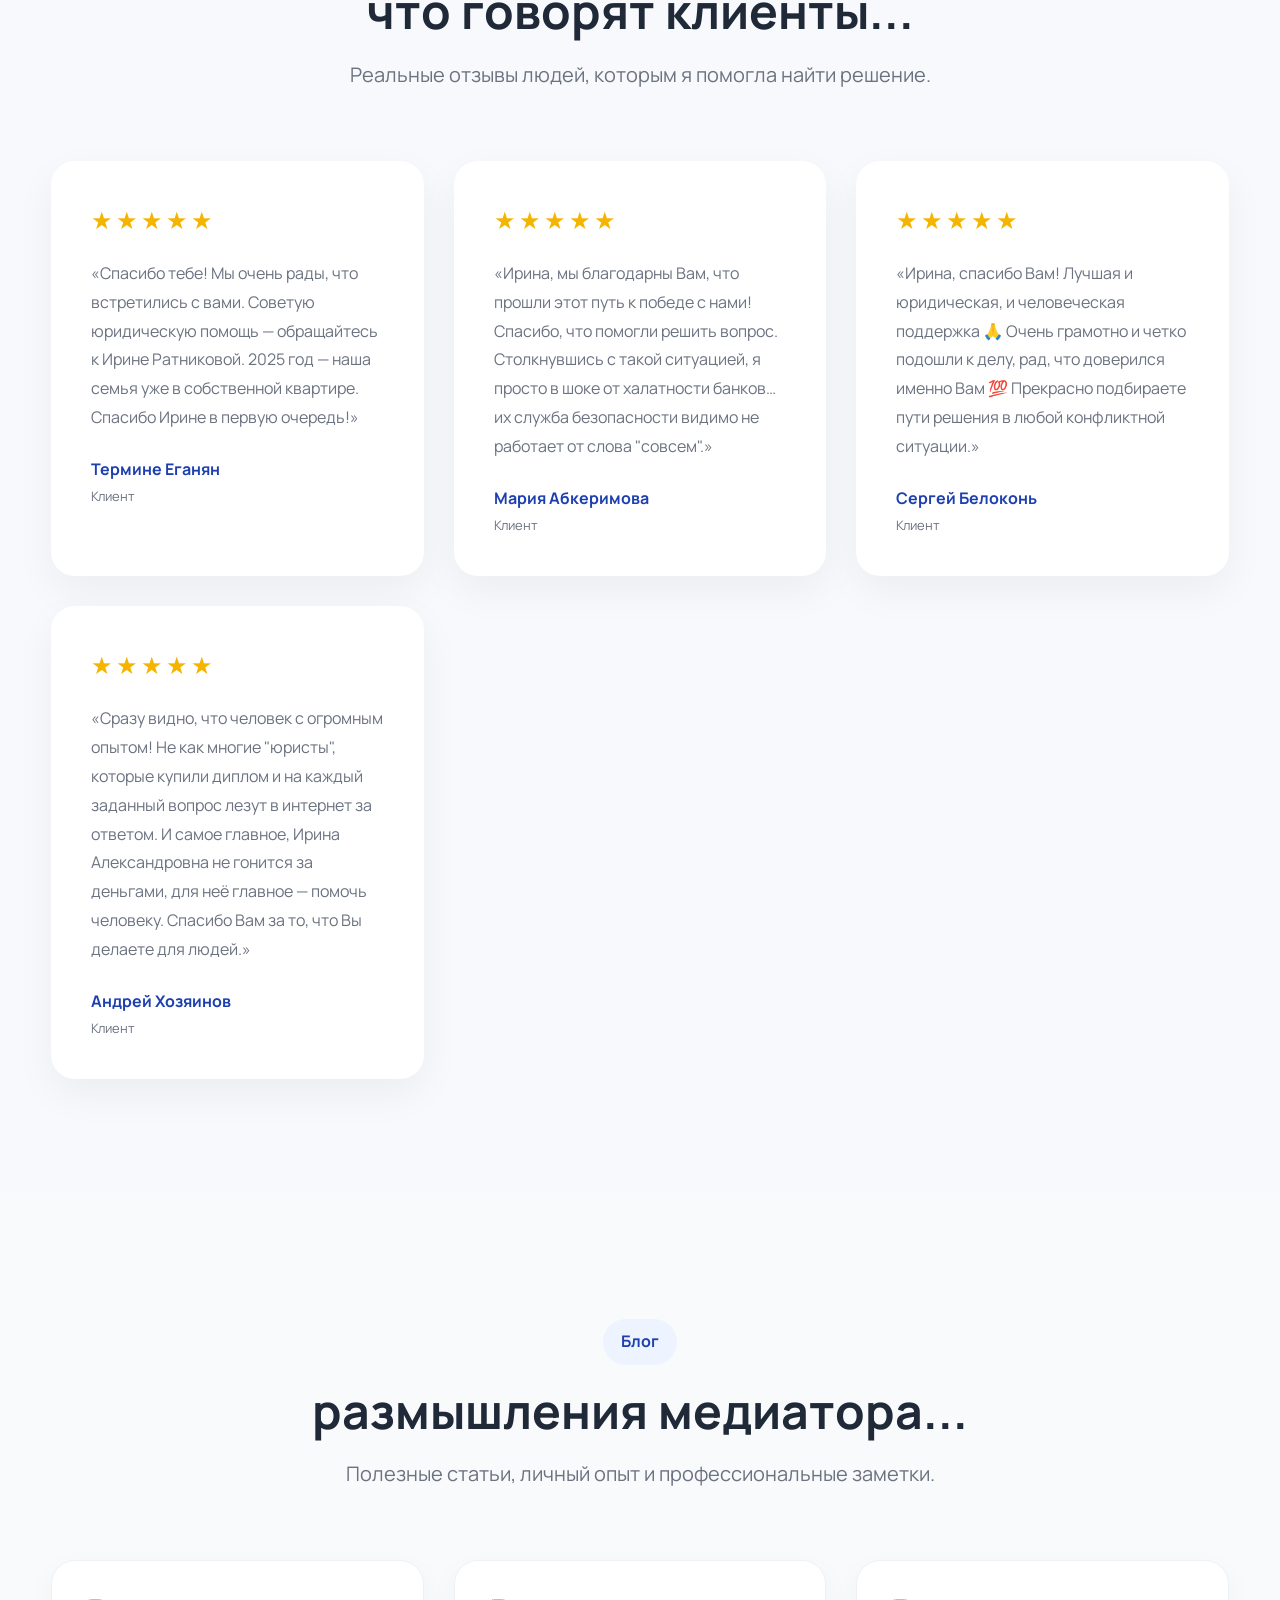
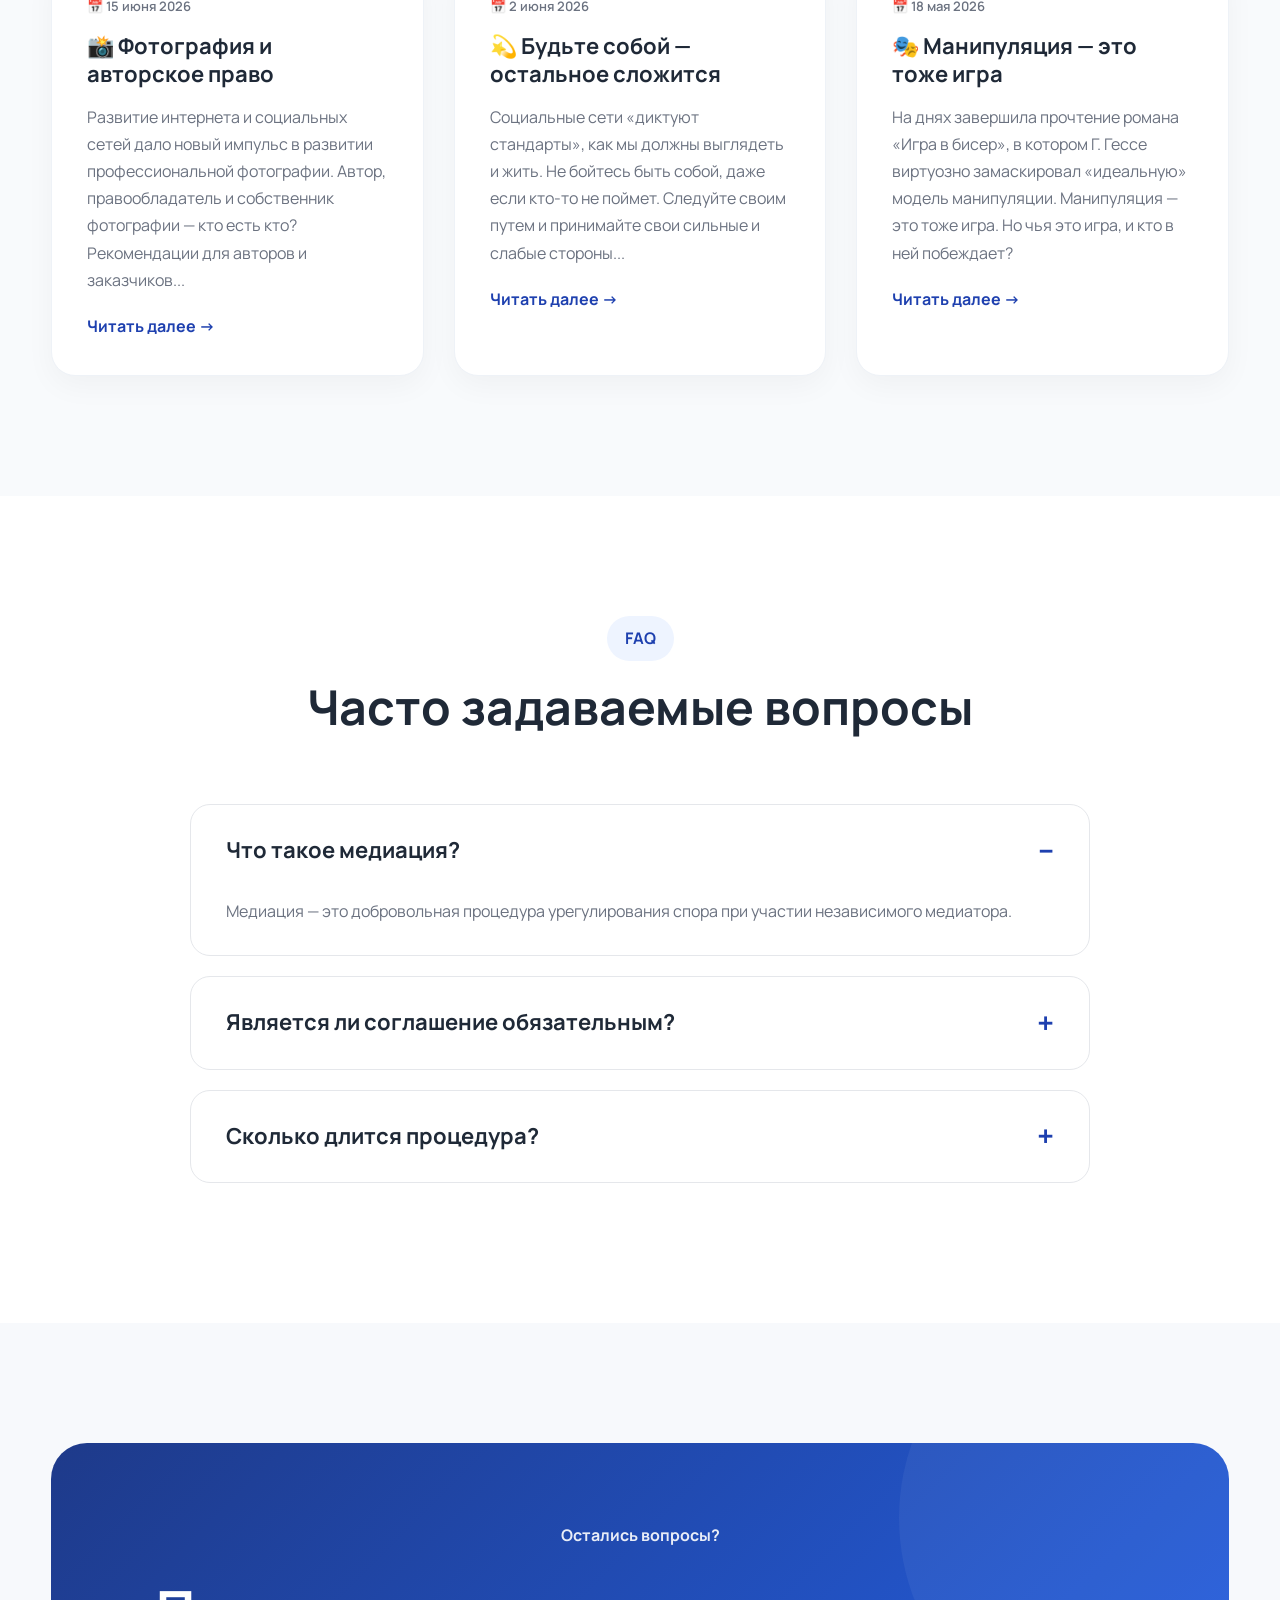
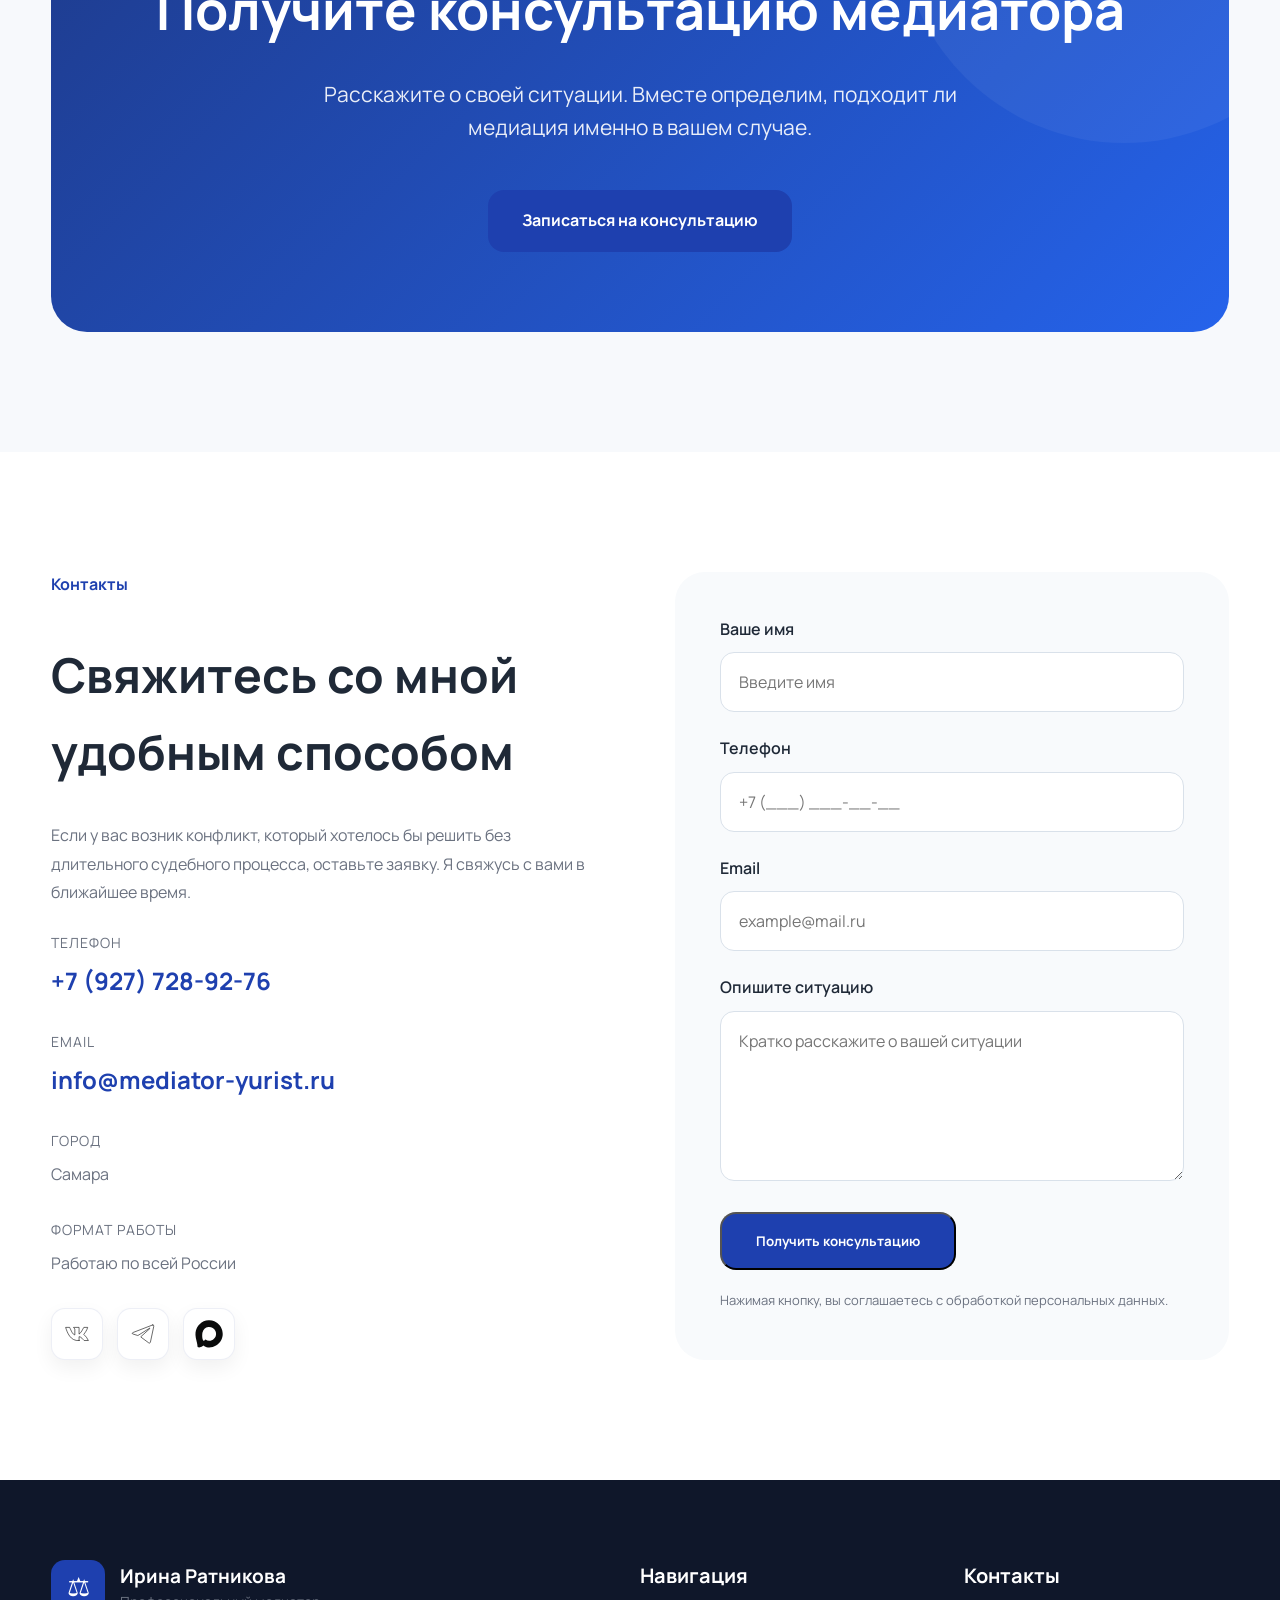
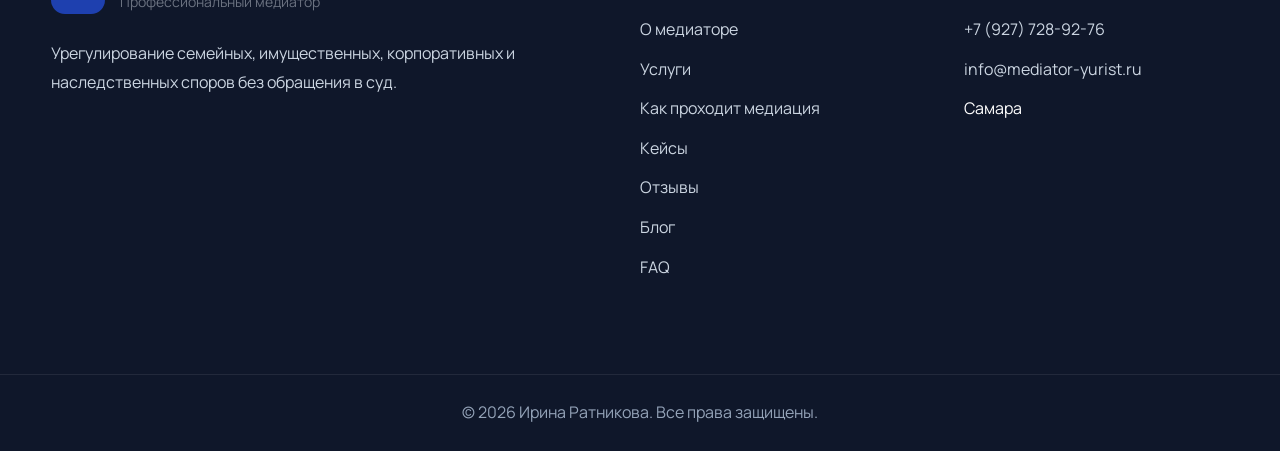
<file: ekaterinburg/index.html>
<!DOCTYPE html>
<html lang="ru">

<head>

    <meta charset="UTF-8">

    <meta name="viewport"
          content="width=device-width, initial-scale=1.0">

<title>Медиатор Екатеринбург — Ирина Ратникова | Профессиональный медиатор в Екатеринбурге</title>
<meta name="description" content="Профессиональный медиатор в Екатеринбурге и Свердловской области. Урегулирование споров без суда. Семейная, корпоративная, наследственная медиация. Запись онлайн.">
<meta name="keywords" content="медиатор Екатеринбург, медиатор в Екатеринбурге, услуги медиатора Екатеринбург, медиация Екатеринбург, юрист-медиатор Екатеринбург, семейный медиатор Екатеринбург, досудебное урегулирование споров Екатеринбург, медиатор Свердловская область, медиация Свердловская область">
<meta name="geo.position" content="56.838926;60.605703">
<meta name="geo.placename" content="Екатеринбург">
<meta name="geo.region" content="RU-SVE">
<link rel="canonical" href="https://mediator-yurist.ru/ekaterinburg/">

    <meta name="theme-color"
          content="#1E3A8A">

    <meta property="og:type"
          content="website">

    <meta property="og:title"
          content="Профессиональный медиатор — Ирина Ратникова">

    <meta property="og:description"
          content="Урегулирование конфликтов без суда. Онлайн по всей России.">

    <meta property="og:image"
          content="../images/og.jpg">

    <meta property="og:url"
          content="https://mediator-yurist.ru">

    <link rel="icon"
          href="favicon.ico">

    <link rel="preconnect"
          href="https://fonts.googleapis.com">

    <link rel="preconnect"
          href="https://fonts.gstatic.com"
          crossorigin>

    <link href="https://fonts.googleapis.com/css2?family=Manrope:wght@400;500;600;700;800&display=swap"
          rel="stylesheet">

    <link rel="stylesheet"
          href="../style1.css">

    <link rel="alternate" hreflang="ru-sam" href="https://mediator-yurist.ru/" />
    
    <link rel="alternate" hreflang="ru-spe" href="https://mediator-yurist.ru/spb/" />
    
    <link rel="alternate" hreflang="ru-ta" href="https://mediator-yurist.ru/kazan/" />
    
    <link rel="alternate" hreflang="ru-ore" href="https://mediator-yurist.ru/orenburg/" />
    
    <link rel="alternate" hreflang="ru-sve" href="https://mediator-yurist.ru/ekaterinburg/" />
    
    <link rel="alternate" hreflang="ru-niz" href="https://mediator-yurist.ru/nnovgorod/" />
    
    <link rel="alternate" hreflang="x-default" href="https://mediator-yurist.ru/" />

</head>

<body>

<header class="header">

    <div class="container">

        <a href="https://mediator-yurist.ru"
           class="logo">

            <div class="logo-icon">

                ⚖

            </div>

            <div class="logo-text">

                <strong>

                    Ирина Ратникова

                </strong>

                <span>

                    Юрист • Профессиональный медиатор

                </span>

            </div>

        </a>

<nav class="menu">
    <a href="#about">О медиаторе</a>
    <a href="#services">Услуги</a>
    <a href="#cases">Кейсы</a>
    <a href="#reviews">Отзывы</a>
    <a href="#faq">FAQ</a>
    <a href="#contacts">Контакты</a>
</nav>
        <a href="tel:+79277289276"
           class="phone-button">

            +7 (927) 728-92-76

        </a>

        <button class="burger">

            <span></span>

            <span></span>

            <span></span>

        </button>

    </div>

</header>

<main>

<section class="hero">

   

    <div class="container hero-grid">

        <div class="hero-content">

            <div class="hero-label">

                Работаю в Екатеринбурге и по всей России

            </div>

            <h1>

                Урегулирование конфликтов

                <span>

                    без суда

                </span>

            </h1>

            <p class="hero-description">

                Помогаю людям и бизнесу находить взаимовыгодные решения
                без длительных судебных разбирательств.

                Семейные, имущественные,
                наследственные,
                корпоративные
                и коммерческие споры.

            </p>

            <div class="hero-buttons">

                <a href="#contacts"
                   class="btn btn-primary">

                    Получить консультацию

                </a>

                <a href="tel:+79277289276"
                   class="btn btn-secondary">

                    Позвонить

                </a>

            </div>

            <div class="hero-stats">

                <div class="stat">

                    <strong>

                        12+

                    </strong>

                    <span>

                        лет опыта

                    </span>

                </div>

                <div class="stat">

                    <strong>

                        200+

                    </strong>

                    <span>

                        урегулированных конфликтов

                    </span>

                </div>

                <div class="stat">

                    <strong>

                        65%

                    </strong>

                    <span>

                        мировых соглашений

                    </span>

                </div>

            </div>

        </div>

        <div class="hero-image">

           

            <img src="../images/irina.webp"
                 alt="Медиатор Ирина Ратникова">



    </div>

</section>

<section class="services"
         id="services">

    <div class="container">

        <div class="section-title">

            <span>

                Услуги

            </span>

            <h2>

                Помогаю решить конфликт мирным путем

            </h2>

            <p>

                Медиация позволяет найти решение,
                которое устроит все стороны,
                сохранив отношения,
                время
                и деньги.

            </p>

        </div>

        <div class="services-grid">

            <article class="service-card">

                <div class="service-number">

                    01

                </div>

                <h3>

                    Семейная медиация

                </h3>

                <p>

                    Развод,
                    дети,
                    алименты,
                    раздел имущества,
                    семейные конфликты.

                </p>



            </article>

            <article class="service-card">

                <div class="service-number">

                    02

                </div>

                <h3>

                    Корпоративная медиация

                </h3>

                <p>

                    Конфликты между партнерами,
                    участниками бизнеса
                    и руководителями компаний.

                </p>

  

            </article>

            </article>

        </div>

    </div>

</section>

<section class="about"
         id="about">

    <div class="container about-grid">

        <div class="about-image">

            <img src="../images/irina.webp"
                 alt="Ирина Ратникова">

        </div>

        <div class="about-content">

            <span class="section-label">

                О медиаторе

            </span>

            <h2>

                Когда договориться самостоятельно уже сложно —
                помогает медиатор

            </h2>

            <p>

                Меня зовут Ирина Ратникова.

                Я профессиональный юрист и медиатор.

                Моя задача —
                не определить победителя,
                а помочь сторонам самостоятельно
                найти решение,
                которое устроит всех участников конфликта.

            </p>

            <p>

                Медиация позволяет сохранить отношения,
                избежать многомесячных судебных процессов
                и существенно сократить расходы.

            </p>

            <div class="about-features">

                <div class="feature">

                    <div class="feature-icon">

                        ✓

                    </div>

                    <span>

                        Более 12 лет юридической практики

                    </span>

                </div>

                <div class="feature">

                    <div class="feature-icon">

                        ✓

                    </div>

                    <span>

                        Работа по Федеральному закону №193-ФЗ

                    </span>

                </div>

                <div class="feature">

                    <div class="feature-icon">

                        ✓

                    </div>

                    <span>

                        Полная конфиденциальность процедуры

                    </span>

                </div>

                <div class="feature">

                    <div class="feature-icon">

                        ✓

                    </div>

                    <span>

                        Работаю очно 

                    </span>

                </div>

            </div>

            <a href="#contacts"
               class="btn btn-primary">

                Записаться на консультацию

            </a>

        </div>

    </div>

</section>

<section class="process"
         id="process">

    <div class="container">

        <div class="section-title">

            <span>

                Как проходит медиация

            </span>

            <h2>

                Всего четыре понятных шага

            </h2>

        </div>

        <div class="process-grid">

            <div class="process-item">

                <div class="process-number">

                    01

                </div>

                <h3>

                    Консультация

                </h3>

                <p>

                    Анализируем ситуацию,
                    определяем возможность
                    проведения медиации.

                </p>

            </div>

            <div class="process-item">

                <div class="process-number">

                    02

                </div>

                <h3>

                    Переговоры

                </h3>

                <p>

                    Организуем конструктивный диалог,
                    обсуждаем интересы
                    каждой стороны.

                </p>

            </div>

            <div class="process-item">

                <div class="process-number">

                    03

                </div>

                <h3>

                    Соглашение

                </h3>

                <p>

                    Закрепляем достигнутые
                    договоренности
                    в письменном виде.

                </p>

            </div>

            <div class="process-item">

                <div class="process-number">

                    04

                </div>

                <h3>

                    Завершение спора

                </h3>

                <p>

                    Конфликт урегулирован,
                    стороны получают
                    взаимовыгодное решение.

                </p>

            </div>

        </div>

    </div>

</section>

<section class="benefits">

    <div class="container">

        <div class="section-title">

            <span>

                Почему медиация

            </span>

  

        </div>

        <div class="benefits-grid">

            <div class="benefit-card">

                <h3>

                    Экономия времени и средств

                </h3>

                <p>

                    Большинство конфликтов
                    удаётся решить
                    за несколько встреч.

                </p>

            </div>

            <div class="benefit-card">

                <h3>

                    Конфиденциальность

                </h3>

                <p>

                    Все переговоры
                    проходят
                    без публичного разбирательства.

                </p>

            </div>

            <div class="benefit-card">

                <h3>

                    Сохранение отношений

                </h3>

                <p>

                    Особенно важно
                    для семьи,
                    бизнеса
                    и наследственных вопросов.

                </p>

            </div>

        </div>

    </div>

</section>

<!-- ============================================================ -->
<!-- КЕЙСЫ -->
<!-- ============================================================ -->
<section class="cases" id="cases">

    <div class="container">

        <div class="section-title">

            <span>Практика</span>

            <h2>из практики...</h2>

            <p>Каждая ситуация индивидуальна, имена изменены, но факты реальны.</p>

        </div>

        <div class="cases-grid">

            <article class="case-card">

                <div class="case-category">Наследственный спор</div>

                <h3>🕯️ Наследство героя СВО: история длиною в жизнь</h3>

                <p><strong>Суть:</strong> Отец ушел из семьи, когда сыну было 3 месяца. Спустя 30 лет, когда сын героически погиб в зоне СВО, «отец» попытался получить наследство и льготы.</p>

                <p><strong>Сложность:</strong> Ответчик строил защиту на лжи, пытаясь доказать «близкую духовную связь».</p>

                <p><strong>Результат:</strong> Суд признал «отца» недостойным наследником, лишив его прав на выплаты и льготы. Память бойца защищена.</p>

            </article>

            <article class="case-card">

                <div class="case-category">Земельный спор</div>

                <h3>⚡ 309 596 ₽ против 38 000 ₽: как мы оспорили публичный сервитут</h3>

                <p><strong>Суть:</strong> ПАО «Россети Волга» установило публичный сервитут на участок, предложив компенсацию всего 38 000 рублей.</p>

                <p><strong>Сложность:</strong> Строительная техника зашла на участок без уведомления. На первом заседании судья заявила о косвенном конфликте интересов.</p>

                <p><strong>Результат:</strong> Суд взыскал 309 596 рублей соразмерной платы, 360 000 рублей расходов на экспертизу и обязал провести рекультивацию земель.</p>

            </article>

            <article class="case-card">

                <div class="case-category">Наследственные долги</div>

                <h3>🏠 Наследство с долгами: снизили сумму на 247 000 ₽</h3>

                <p><strong>Суть:</strong> 18-летняя Ирина унаследовала квартиру вместе с долгами за ЖКУ на сумму более 1 миллиона рублей.</p>

                <p><strong>Сложность:</strong> Ресурсоснабжающие организации начали списывать деньги со счетов. Ирина хотела отказаться от наследства, но суд ей отказал.</p>

                <p><strong>Результат:</strong> Общую сумму задолженности снизили на 247 000 рублей. В январе 2026 года Ирина получила свидетельство о праве на наследство без долгов.</p>

            </article>

            <article class="case-card">

                <div class="case-category">Раздел имущества</div>

                <h3>🚗 Раздел кредитного автомобиля и земельного участка</h3>

                <p><strong>Суть:</strong> Артем, победивший онкологию, решил разделить имущество с бывшей супругой: кредитный автомобиль, земельный участок и бытовую технику.</p>

                <p><strong>Сложность:</strong> Жена демонстрировала резкое непринятие и эмоциональную реакцию.</p>

                <p><strong>Результат:</strong> Ирине — земельный участок, Артему — автомобиль и техника с незначительной выплатой компенсации. Медиативное соглашение утверждено нотариусом.</p>

            </article>

        </div>

    </div>

</section>

<!-- ============================================================ -->
<!-- ОТЗЫВЫ -->
<!-- ============================================================ -->
<section class="reviews" id="reviews">

    <div class="container">

        <div class="section-title">

            <span>Отзывы</span>

            <h2>что говорят клиенты...</h2>

            <p>Реальные отзывы людей, которым я помогла найти решение.</p>

        </div>

        <div class="reviews-grid">

            <article class="review-card">

                <div class="review-stars">★★★★★</div>

                <p>«Спасибо тебе! Мы очень рады, что встретились с вами. Советую юридическую помощь — обращайтесь к Ирине Ратниковой. 2025 год — наша семья уже в собственной квартире. Спасибо Ирине в первую очередь!»</p>

                <strong>Термине Еганян</strong>

                <span class="review-type">Клиент</span>

            </article>

            <article class="review-card">

                <div class="review-stars">★★★★★</div>

                <p>«Ирина, мы благодарны Вам, что прошли этот путь к победе с нами! Спасибо, что помогли решить вопрос. Столкнувшись с такой ситуацией, я просто в шоке от халатности банков… их служба безопасности видимо не работает от слова "совсем".»</p>

                <strong>Мария Абкеримова</strong>

                <span class="review-type">Клиент</span>

            </article>

            <article class="review-card">

                <div class="review-stars">★★★★★</div>

                <p>«Ирина, спасибо Вам! Лучшая и юридическая, и человеческая поддержка 🙏 Очень грамотно и четко подошли к делу, рад, что доверился именно Вам 💯 Прекрасно подбираете пути решения в любой конфликтной ситуации.»</p>

                <strong>Сергей Белоконь</strong>

                <span class="review-type">Клиент</span>

            </article>

            <article class="review-card">

                <div class="review-stars">★★★★★</div>

                <p>«Сразу видно, что человек с огромным опытом! Не как многие "юристы", которые купили диплом и на каждый заданный вопрос лезут в интернет за ответом. И самое главное, Ирина Александровна не гонится за деньгами, для неё главное — помочь человеку. Спасибо Вам за то, что Вы делаете для людей.»</p>

                <strong>Андрей Хозяинов</strong>

                <span class="review-type">Клиент</span>

            </article>

        </div>

    </div>

</section>

<!-- ============================================================ -->
<!-- БЛОГ -->
<!-- ============================================================ -->
<section class="blog" id="blog">

    <div class="container">

        <div class="section-title">

            <span>Блог</span>

            <h2>размышления медиатора...</h2>

            <p>Полезные статьи, личный опыт и профессиональные заметки.</p>

        </div>

        <div class="blog-grid">

            <article class="blog-card">

                <div class="blog-date">📅 15 июня 2026</div>

                <h3>📸 Фотография и авторское право</h3>

                <p>Развитие интернета и социальных сетей дало новый импульс в развитии профессиональной фотографии. Автор, правообладатель и собственник фотографии — кто есть кто? Рекомендации для авторов и заказчиков...</p>

                <a href="https://vk.ru/wall710420871_689" class="blog-link">Читать далее →</a>

            </article>

            <article class="blog-card">

                <div class="blog-date">📅 2 июня 2026</div>

                <h3>💫 Будьте собой — остальное сложится</h3>

                <p>Социальные сети «диктуют стандарты», как мы должны выглядеть и жить. Не бойтесь быть собой, даже если кто-то не поймет. Следуйте своим путем и принимайте свои сильные и слабые стороны...</p>

                <a href="https://vk.ru/wall710420871_695" class="blog-link">Читать далее →</a>

            </article>

            <article class="blog-card">

                <div class="blog-date">📅 18 мая 2026</div>

                <h3>🎭 Манипуляция — это тоже игра</h3>

                <p>На днях завершила прочтение романа «Игра в бисер», в котором Г. Гессе виртуозно замаскировал «идеальную» модель манипуляции. Манипуляция — это тоже игра. Но чья это игра, и кто в ней побеждает?</p>

                <a href="https://vk.ru/wall710420871_669" class="blog-link">Читать далее →</a>

            </article>

        </div>

    </div>

</section>

<section class="faq"
         id="faq">

    <div class="container">

        <div class="section-title">

            <span>

                FAQ

            </span>

            <h2>

                Часто задаваемые вопросы

            </h2>

        </div>

        <div class="faq-list">

            <details class="faq-item" open>

                <summary>

                    Что такое медиация?

                </summary>

                <p>

                    Медиация —
                    это добровольная процедура
                    урегулирования спора
                    при участии независимого медиатора.

                </p>

            </details>



            <details class="faq-item">

                <summary>

                    Является ли соглашение обязательным?

                </summary>

                <p>

                    Соглашение подписывается
                    добровольно обеими сторонами
                    и имеет юридическую силу
                    в предусмотренных законом случаях.

                </p>

            </details>

            <details class="faq-item">

                <summary>

                    Сколько длится процедура?

                </summary>

                <p>

                    Обычно
                    от одной
                    до нескольких встреч,
                    в зависимости
                    от сложности ситуации.

                </p>

            </details>

 

        </div>

    </div>

</section>

<section class="cta">

    <div class="container">

        <div class="cta-box">

            <span>

                Остались вопросы?

            </span>

            <h2>

                Получите консультацию медиатора

            </h2>

            <p>

                Расскажите о своей ситуации.
                Вместе определим,
                подходит ли медиация
                именно в вашем случае.

            </p>

            <a href="#contacts"
               class="btn btn-primary">

                Записаться на консультацию

            </a>

        </div>

    </div>

</section>

<section class="contacts" id="contacts">

    <div class="container contacts-grid">

        <div class="contacts-info">

            <span class="section-label">

                Контакты

            </span>

            <h2>

                Свяжитесь со мной
                удобным способом

            </h2>

            <p>

                Если у вас возник конфликт,
                который хотелось бы решить
                без длительного судебного процесса,
                оставьте заявку.
                Я свяжусь с вами
                в ближайшее время.

            </p>

            <div class="contact-item">

                <div class="contact-title">

                    Телефон

                </div>

                <a href="tel:+79277289276">

                    +7 (927) 728-92-76

                </a>

            </div>

            <div class="contact-item">

                <div class="contact-title">

                    Email

                </div>

                <a href="mailto:info@mediator-yurist.ru">

                    info@mediator-yurist.ru

                </a>

            </div>

            <div class="contact-item">

                <div class="contact-title">

                    Город

                </div>

                <p>

                    Самара

                </p>

            </div>

            <div class="contact-item">

                <div class="contact-title">

                    Формат работы

                </div>

                <p>

                    Работаю
                    по всей России

                </p>

            </div>
       <div class="social-links">

      <a href="https://vk.ru/id710420871"
       class="social-link"
       target="_blank"
       rel="noopener noreferrer"
       aria-label="ВКонтакте">

        <img src="../images/vk.svg"
             alt="ВКонтакте">

    </a>

    <a href="https://t.me/uristRatnikovaIA"
       class="social-link"
       target="_blank"
       rel="noopener noreferrer"
       aria-label="Telegram">

        <img src="../images/telegram.svg"
             alt="Telegram">

    </a>

    <a href="https://max.ru/"
       class="social-link"
       target="_blank"
       rel="noopener noreferrer"
       aria-label="MAX">

        <img src="../images/Max.svg"
             alt="MAX">

    </a>

        
        </div>
        </div>

        <div class="contacts-form">

            <form id="contactForm">

                <div class="form-group">

                    <label>

                        Ваше имя

                    </label>

                    <input
                        type="text"
                        name="name"
                        placeholder="Введите имя"
                        required>

                </div>

                <div class="form-group">

                    <label>

                        Телефон

                    </label>

                    <input
                        type="tel"
                        name="phone"
                        placeholder="+7 (___) ___-__-__"
                        required>

                </div>

                <div class="form-group">

                    <label>

                        Email

                    </label>

                    <input
                        type="email"
                        name="email"
                        placeholder="example@mail.ru">

                </div>

                <div class="form-group">

                    <label>

                        Опишите ситуацию

                    </label>

                    <textarea
                        name="message"
                        rows="6"
                        placeholder="Кратко расскажите о вашей ситуации"></textarea>

                </div>

                <button
                    class="btn btn-primary"
                    type="submit">

                    Получить консультацию

                </button>

                <small>

                    Нажимая кнопку,
                    вы соглашаетесь
                    с обработкой персональных данных.

                </small>

            </form>

        </div>

    </div>

</section>

</main>

<footer class="footer">

    <div class="container footer-grid">

        <div class="footer-about">

            <div class="logo">

                <div class="logo-icon">

                    ⚖

                </div>

                <div class="logo-text">

                    <strong>

                        Ирина Ратникова

                    </strong>

                    <span>

                        Профессиональный медиатор

                    </span>

                </div>

            </div>

            <p>

                Урегулирование семейных,
                имущественных,
                корпоративных
                и наследственных споров
                без обращения в суд.

            </p>

        </div>

        <div>

            <h4>

                Навигация

            </h4>

            <ul>

                <li>

                    <a href="#about">

                        О медиаторе

                    </a>

                </li>

                <li>

                    <a href="#services">

                        Услуги

                    </a>

                </li>

                <li>

                    <a href="#process">

                        Как проходит медиация

                    </a>

                </li>

                <li>

                    <a href="#cases">

                        Кейсы

                    </a>

                </li>

                <li>

                    <a href="#reviews">

                        Отзывы

                    </a>

                </li>

                <li>

                    <a href="#blog">

                        Блог

                    </a>

                </li>

                <li>

                    <a href="#faq">

                        FAQ

                    </a>

                </li>

            </ul>

        </div>

        <div>

            <h4>

                Контакты

            </h4>

            <ul>

                <li>

                    <a href="tel:+79277289276">

                        +7 (927) 728-92-76

                    </a>

                </li>

                <li>

                    <a href="mailto:info@mediator-yurist.ru">

                        info@mediator-yurist.ru

                    </a>

                </li>

                <li>

                    Самара

                </li>

            </ul>

        </div>

    </div>

    <div class="footer-bottom">

        <div class="container">

            <p>

                © 2026 Ирина Ратникова.
                Все права защищены.

            </p>

        </div>

    </div>

</footer>

<script type="application/ld+json">
{
  "@context":"https://schema.org",
  "@type":"LegalService",
  "name":"Ирина Ратникова",
  "description":"Профессиональный медиатор и юрист",
  "url":"https://mediator-yurist.ru",
  "telephone":"+79277289276",
  "address":{
      "@type":"PostalAddress",
      "addressLocality":"Самара",
      "addressCountry":"RU"
  },
  "areaServed":"Россия"
}
</script>

<script src="../script.js"></script>

</body>
</html>
</file>
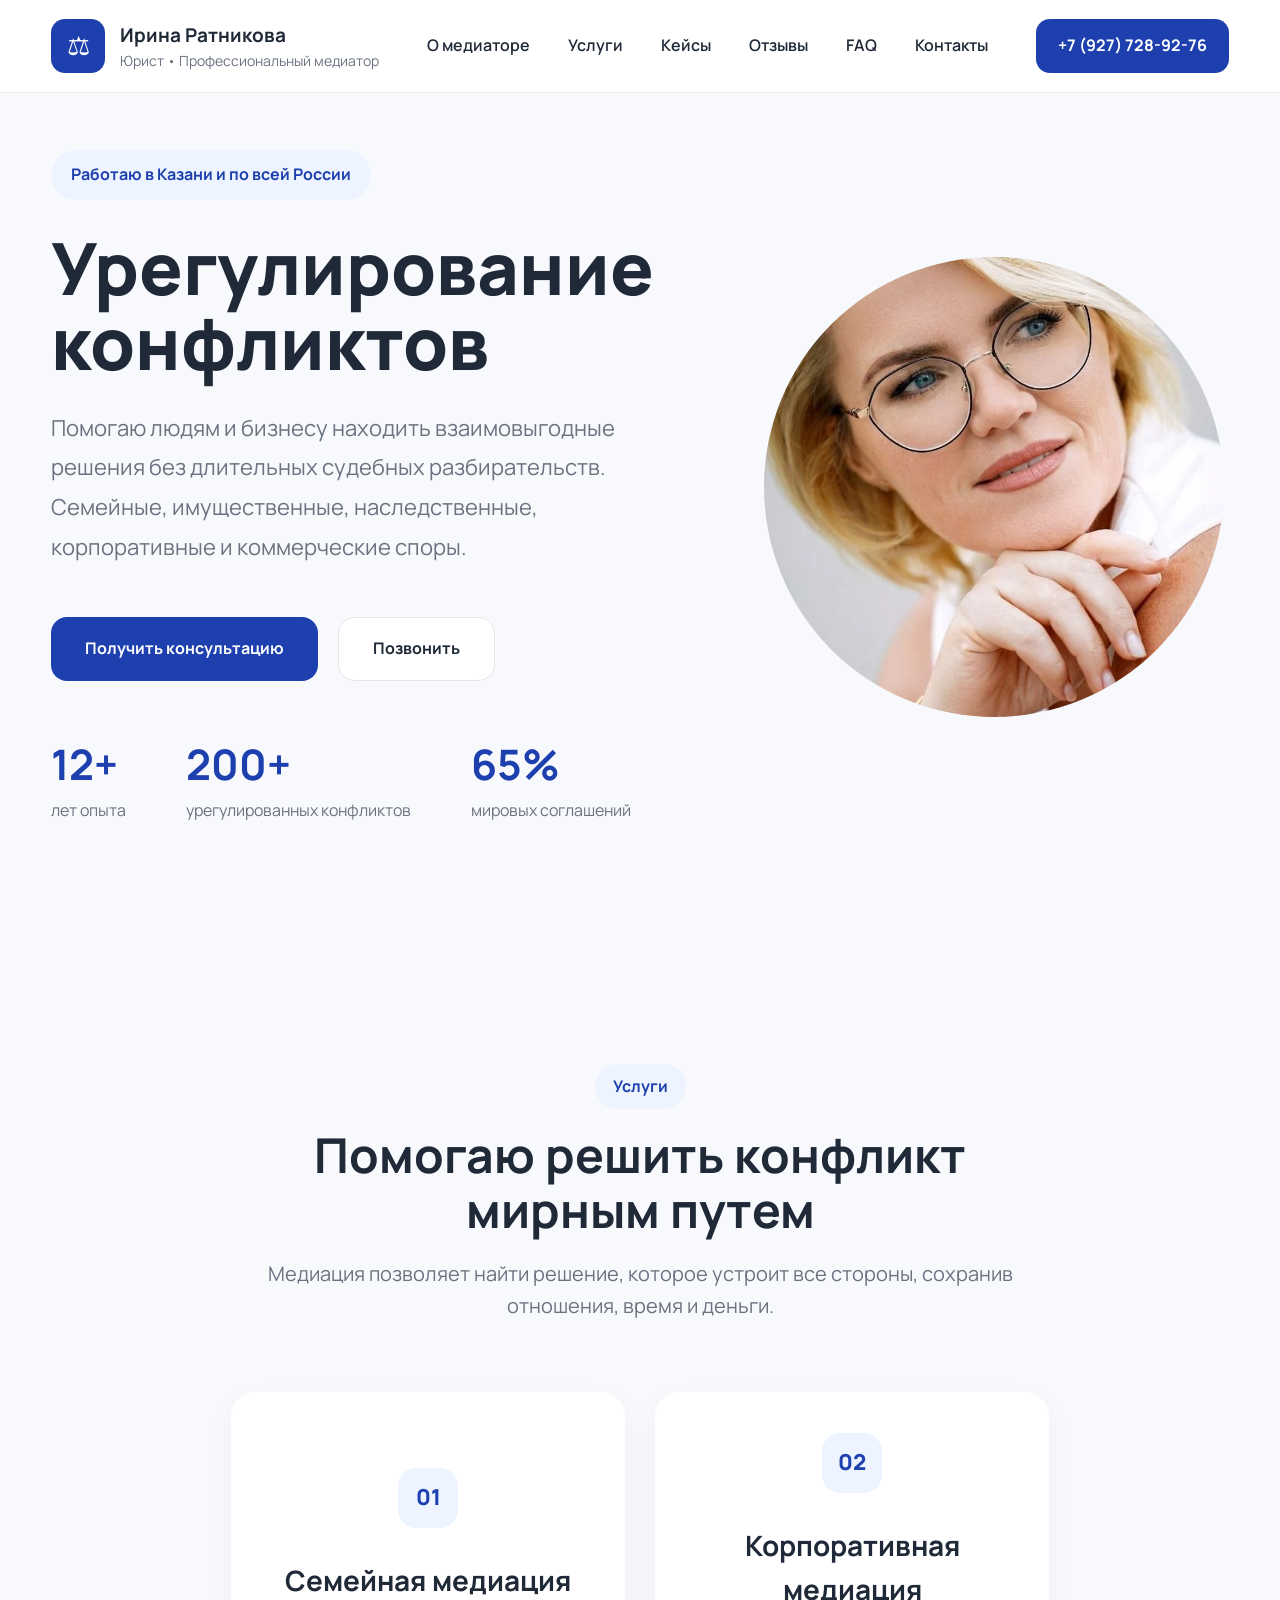
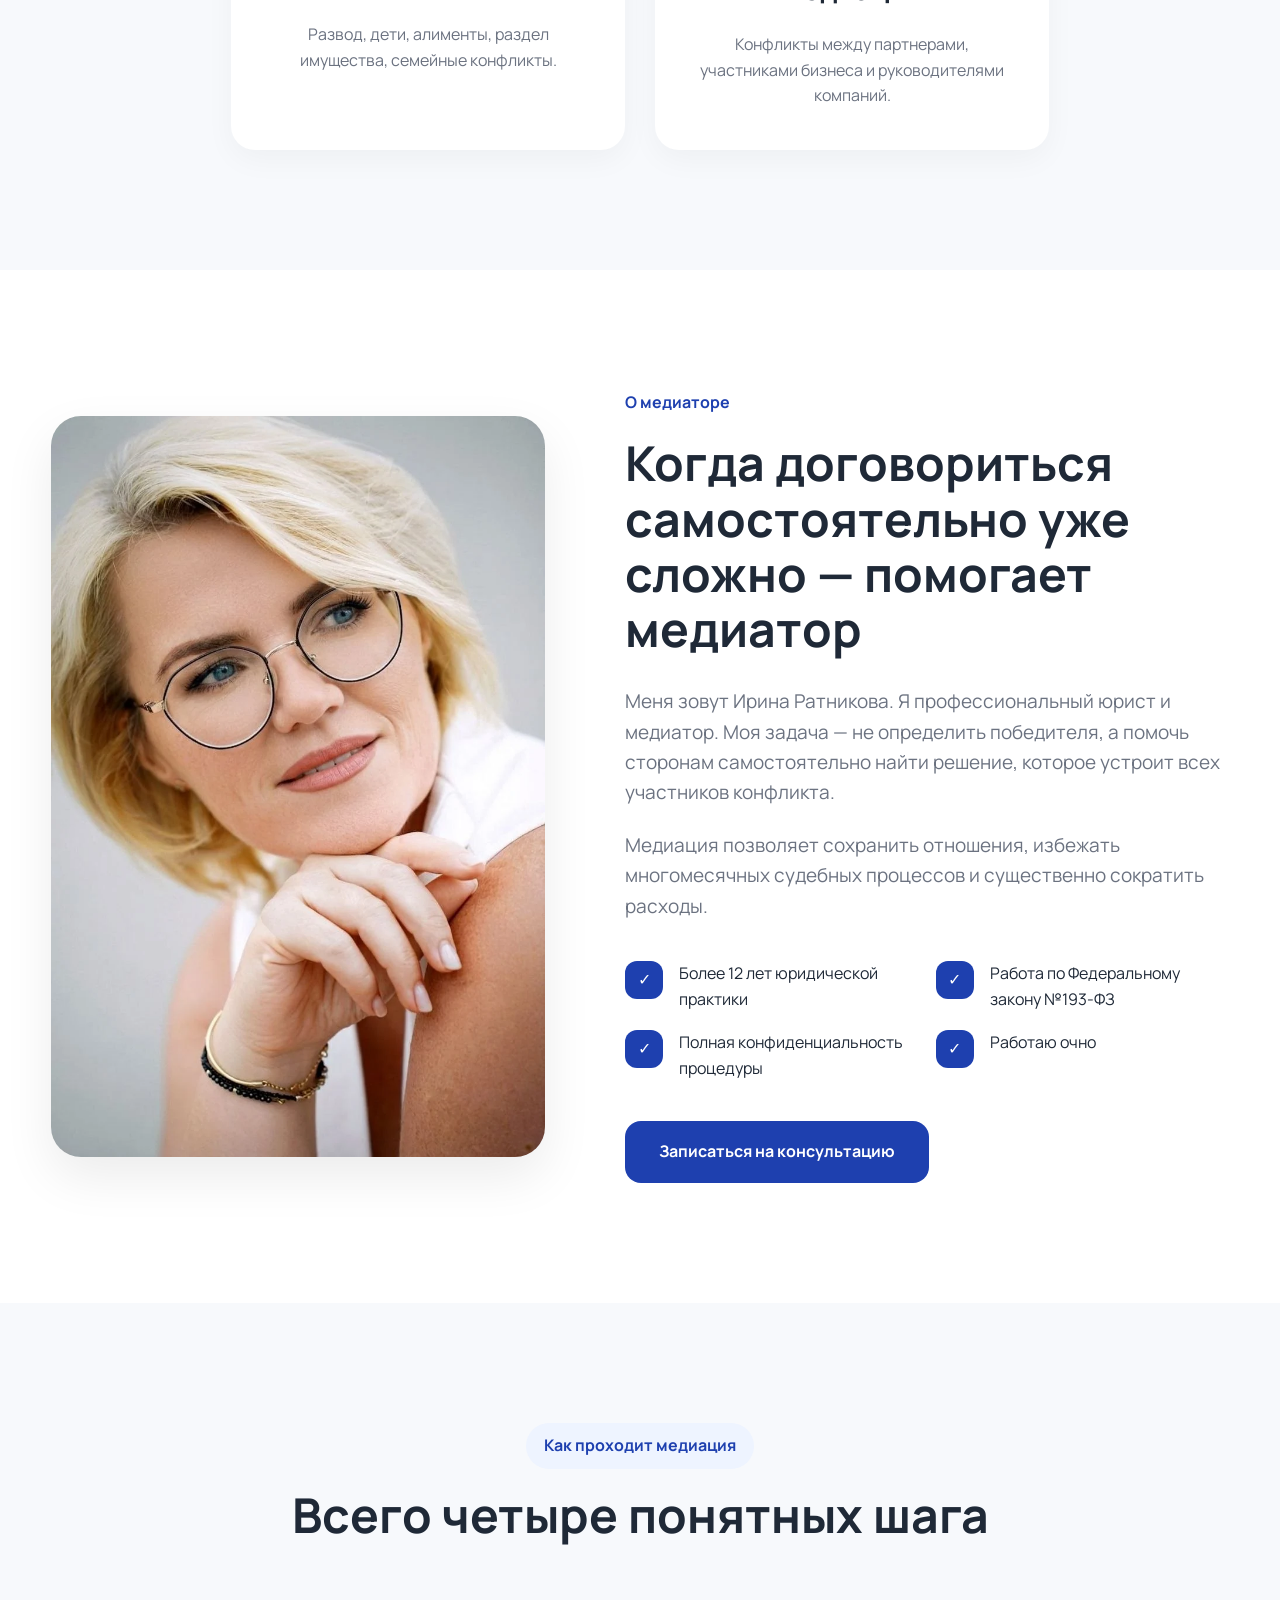
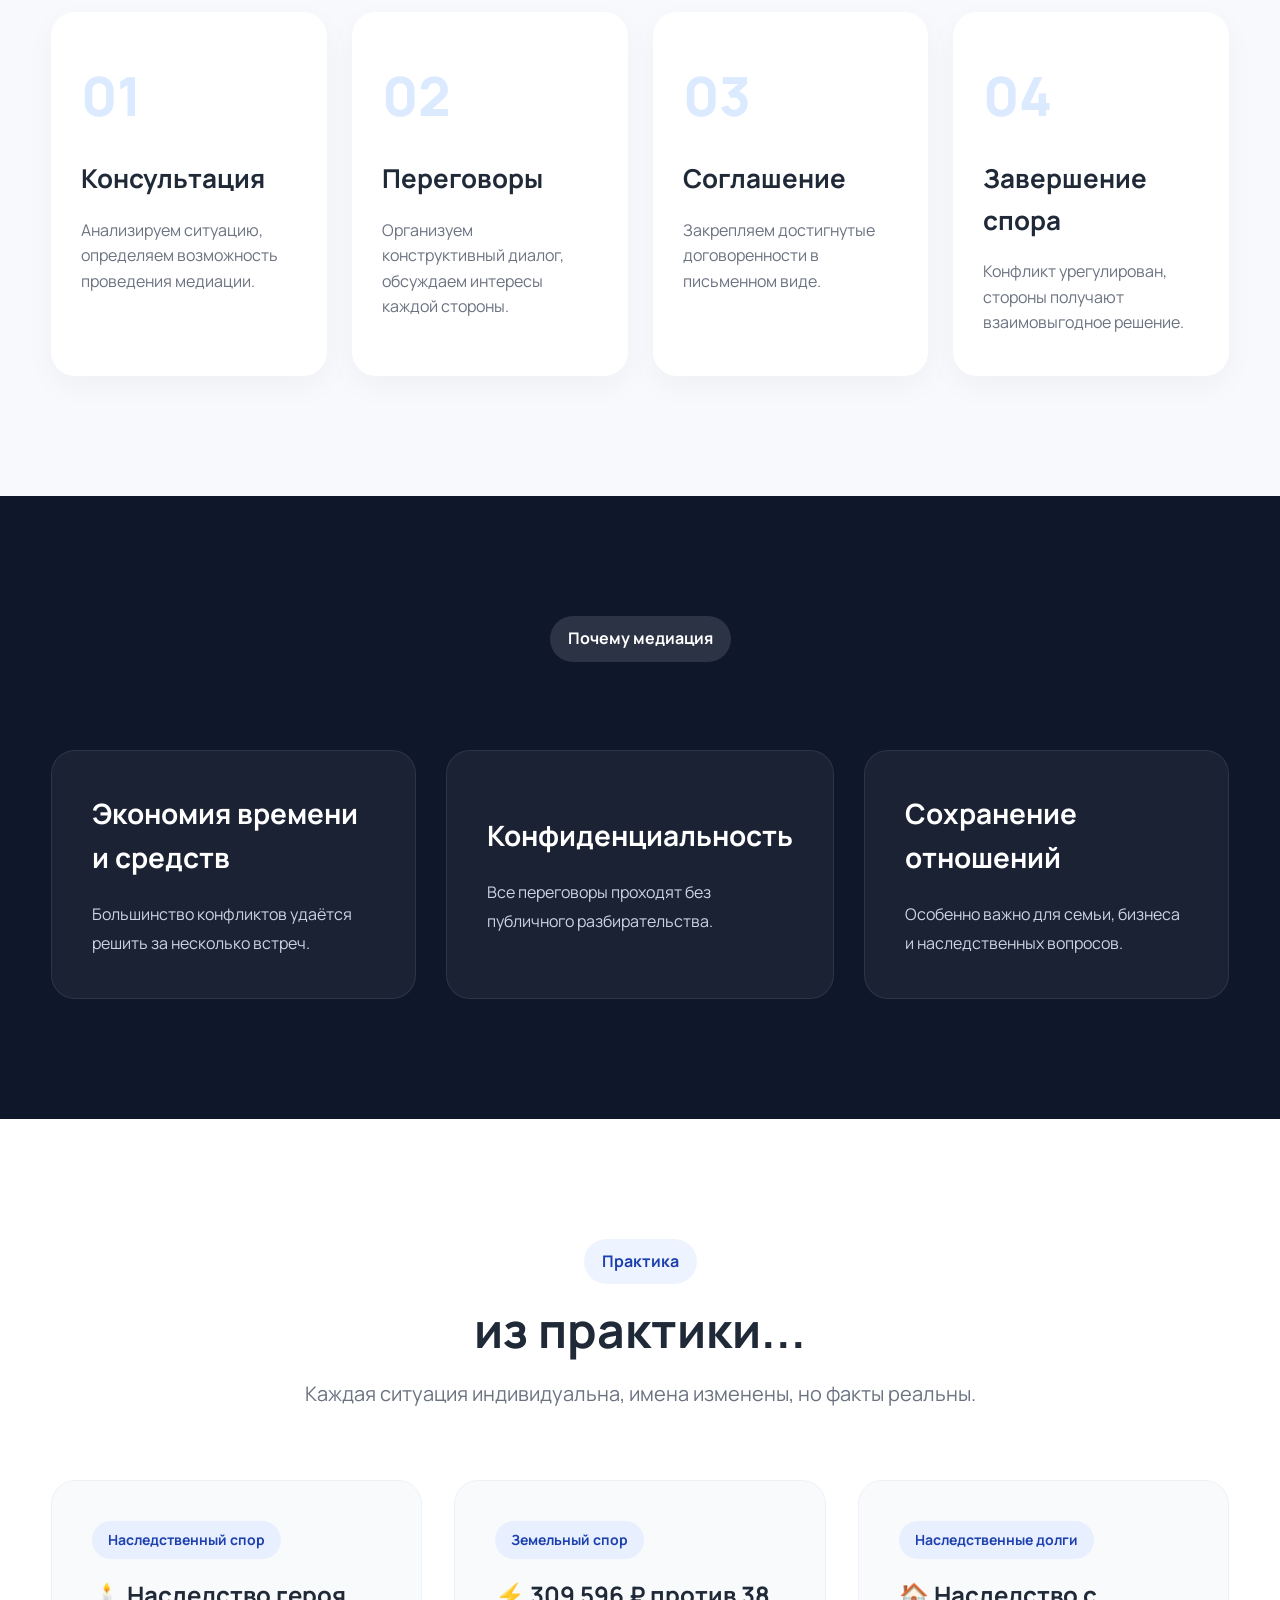
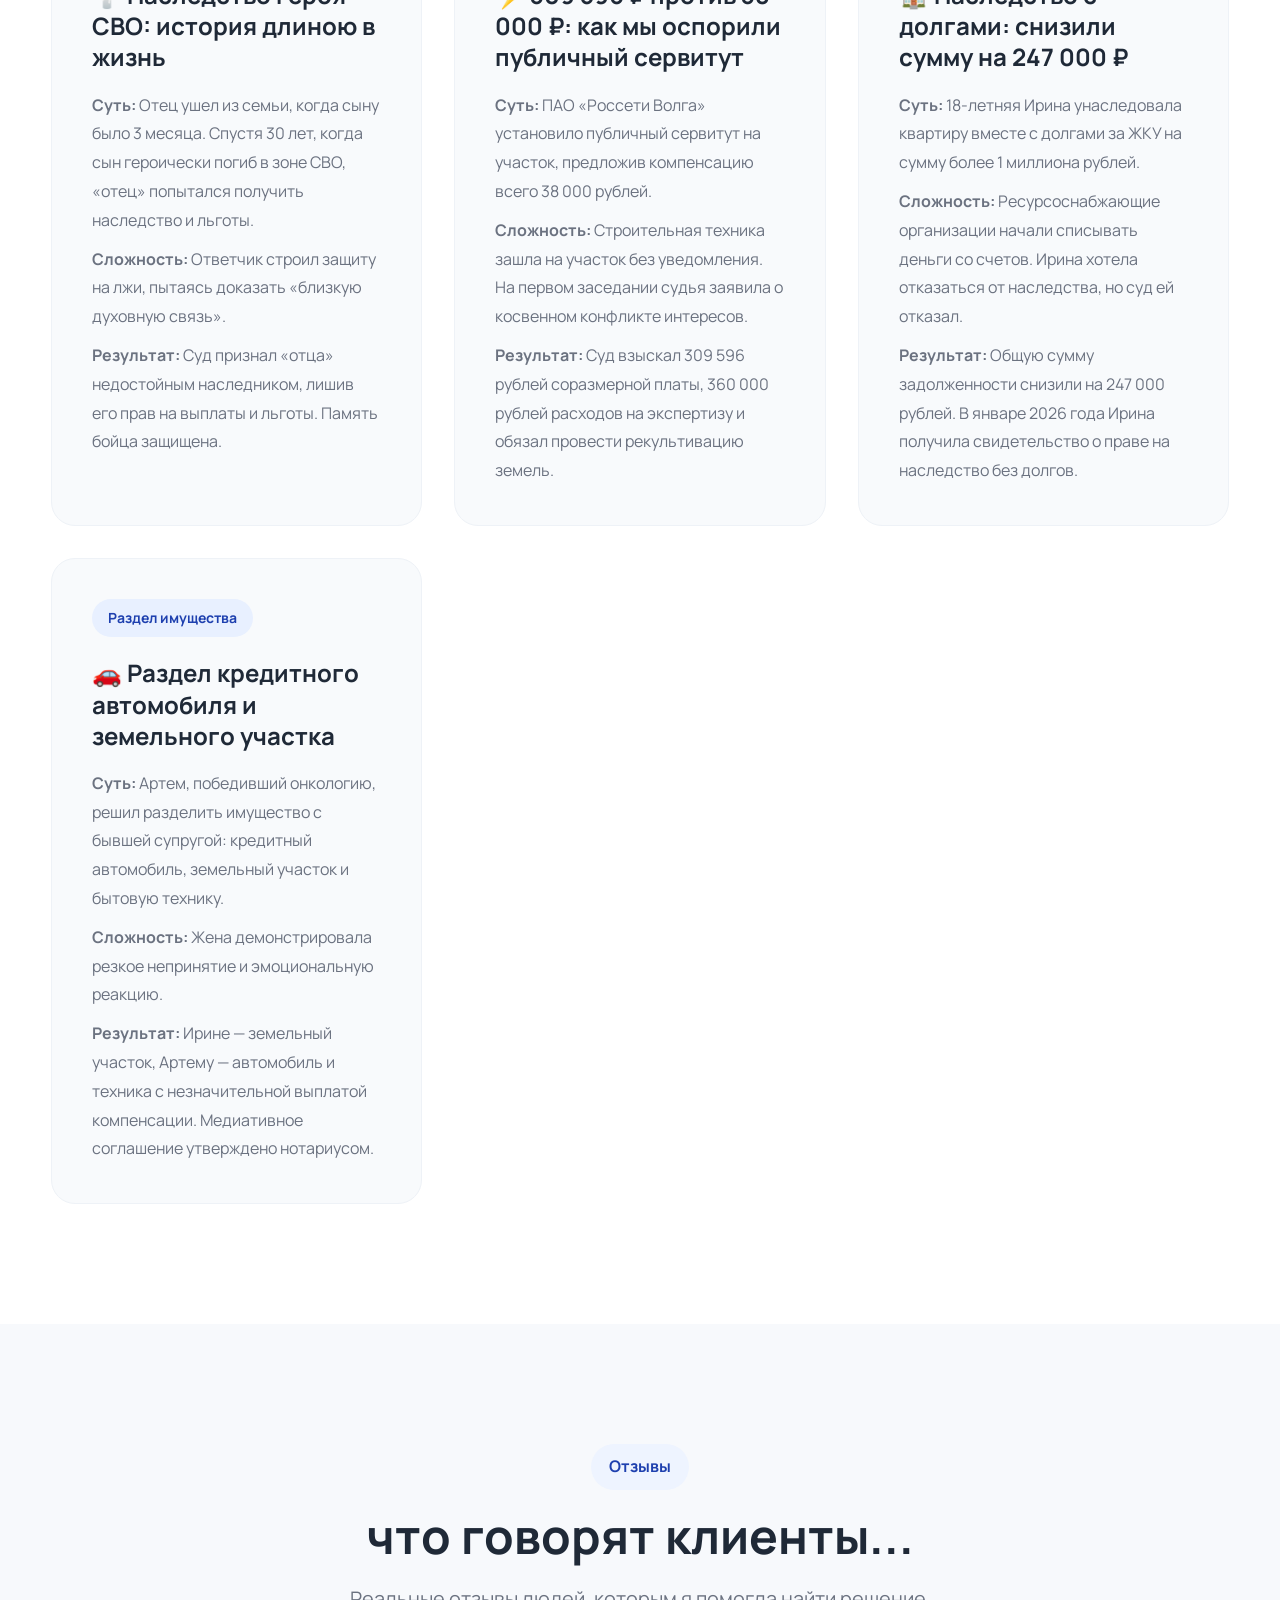
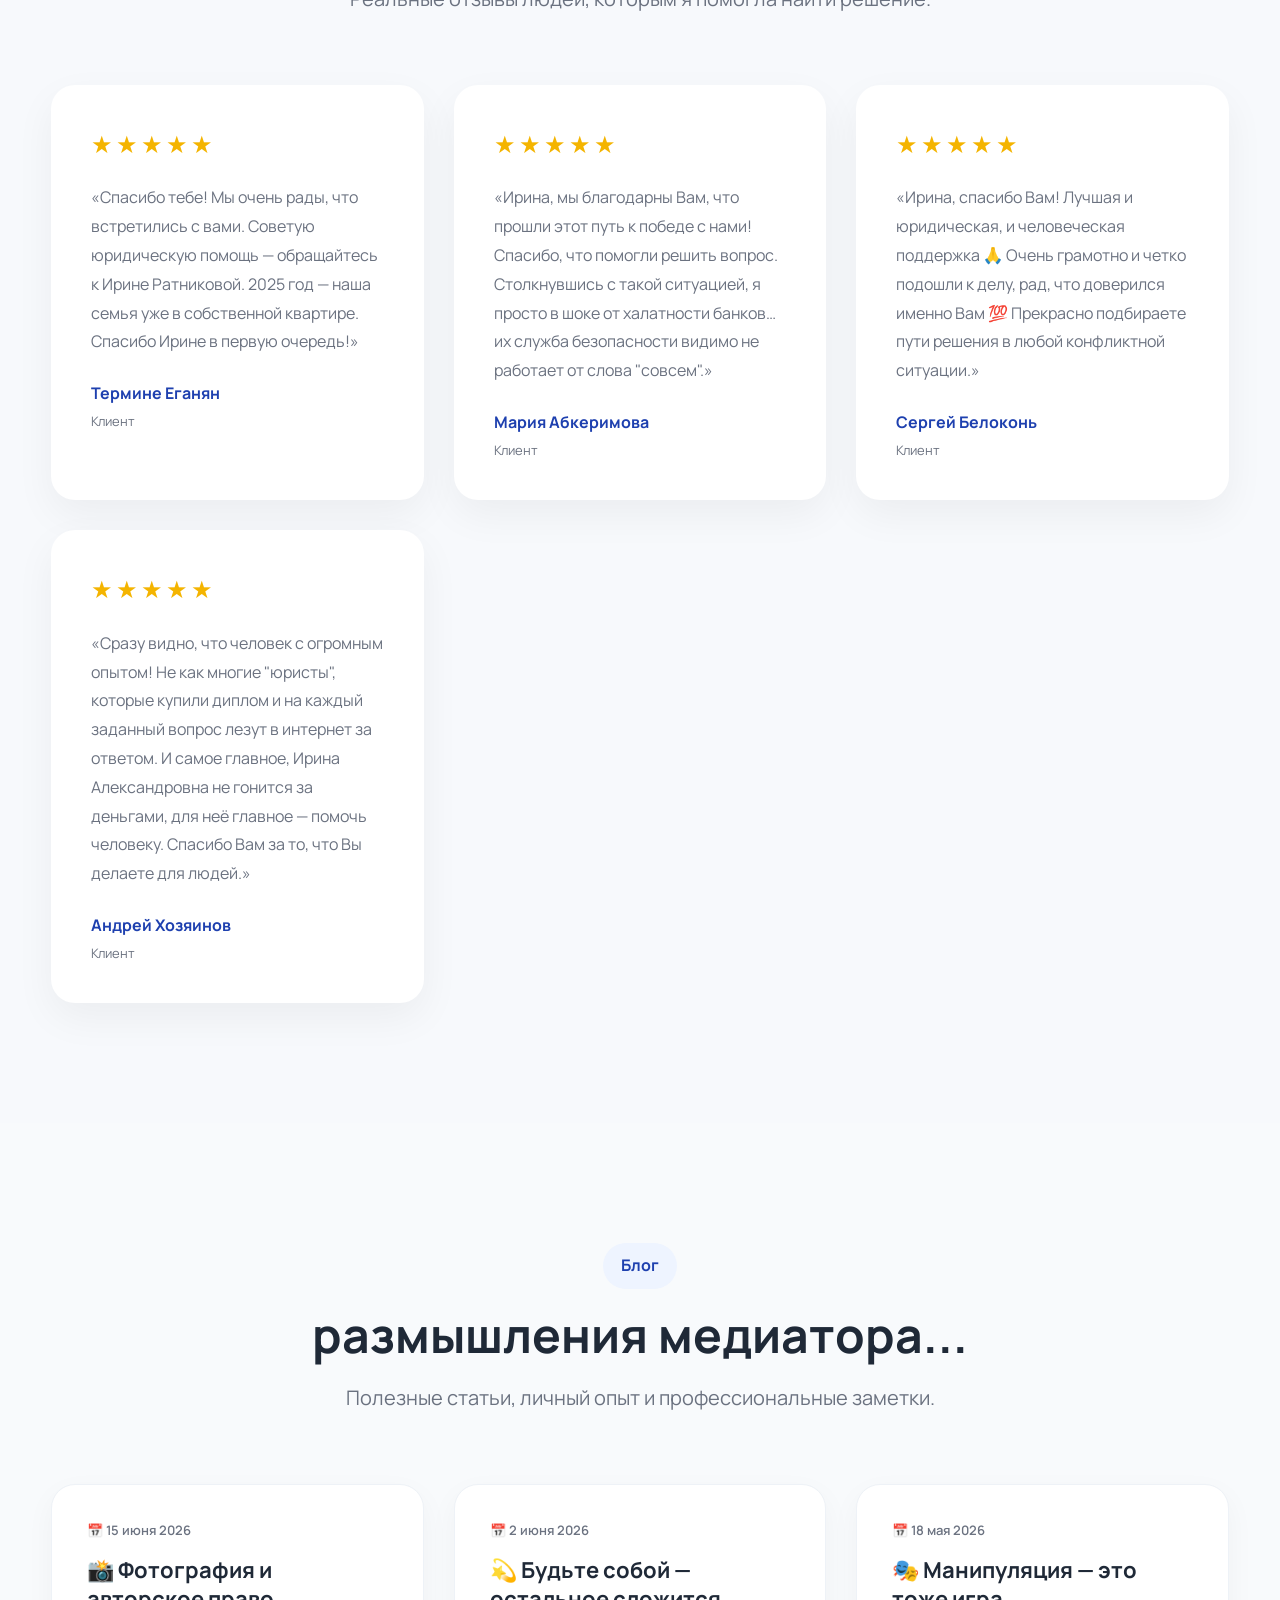
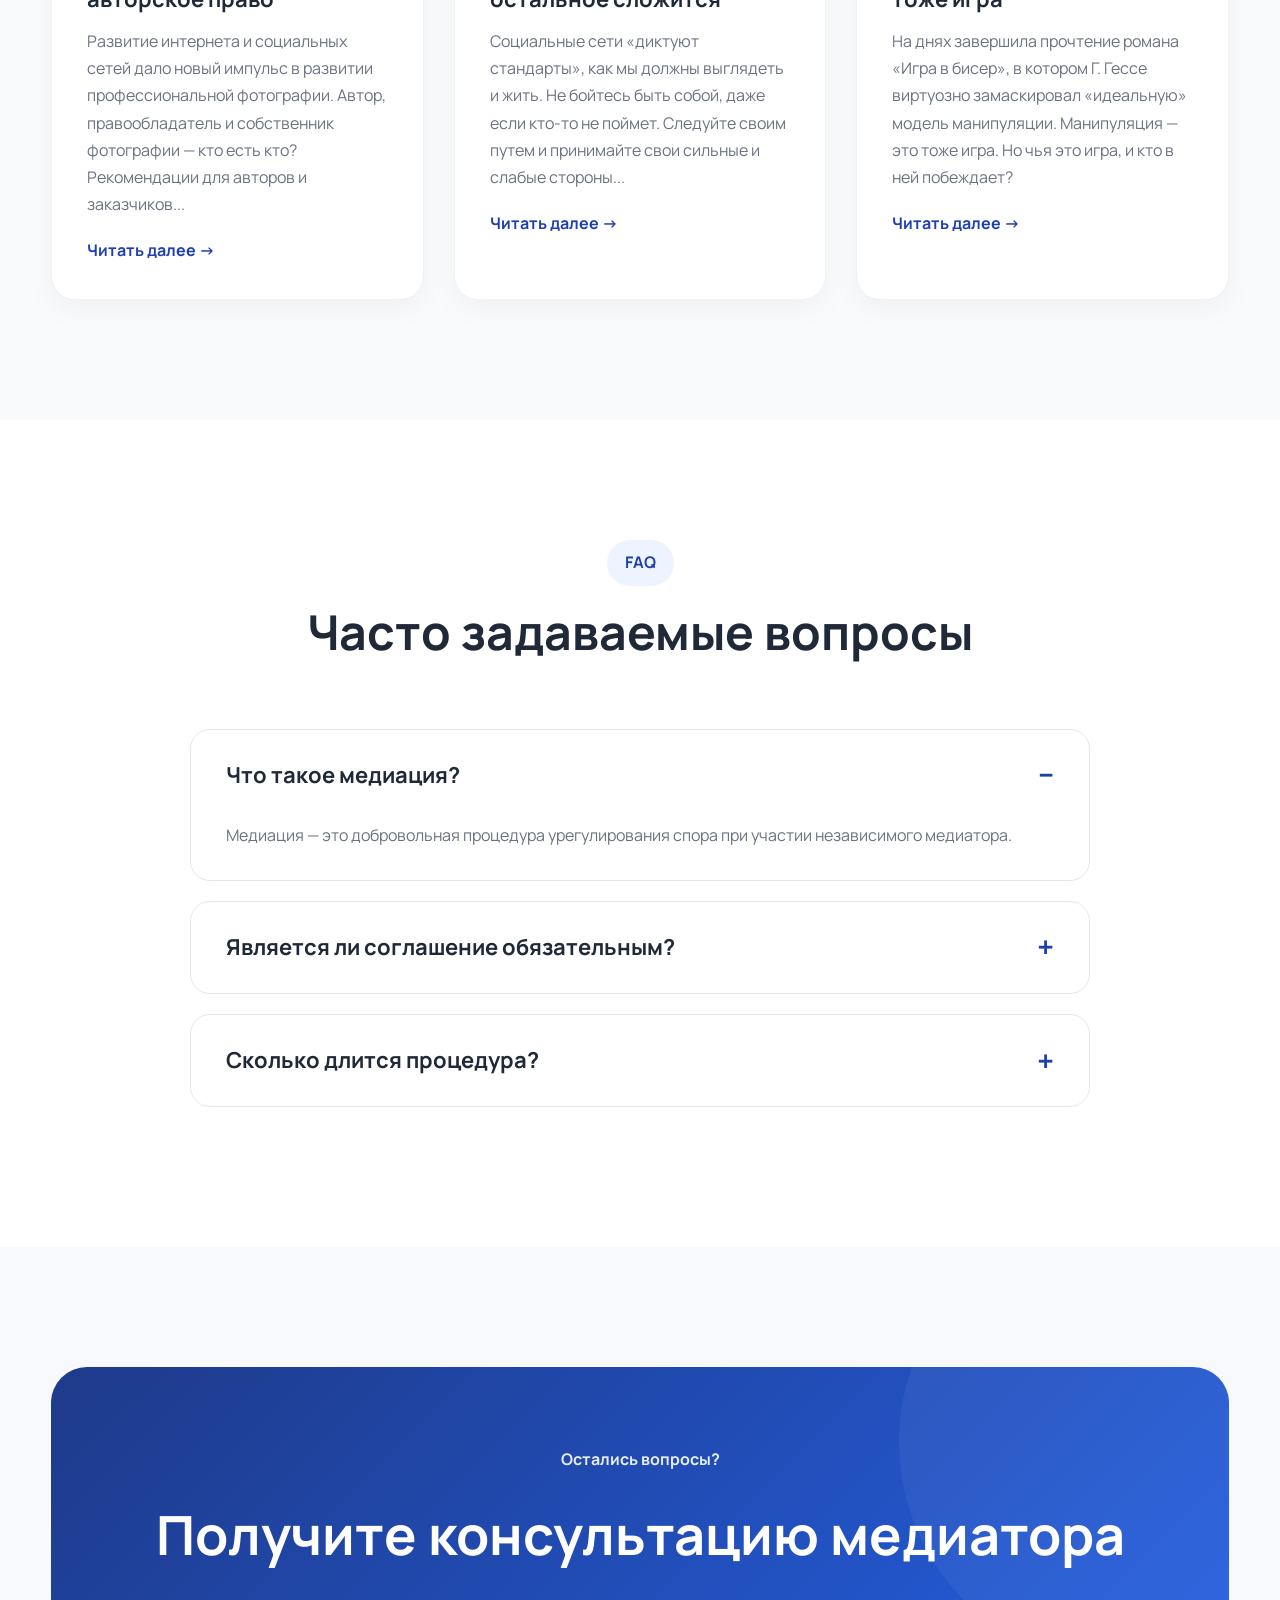
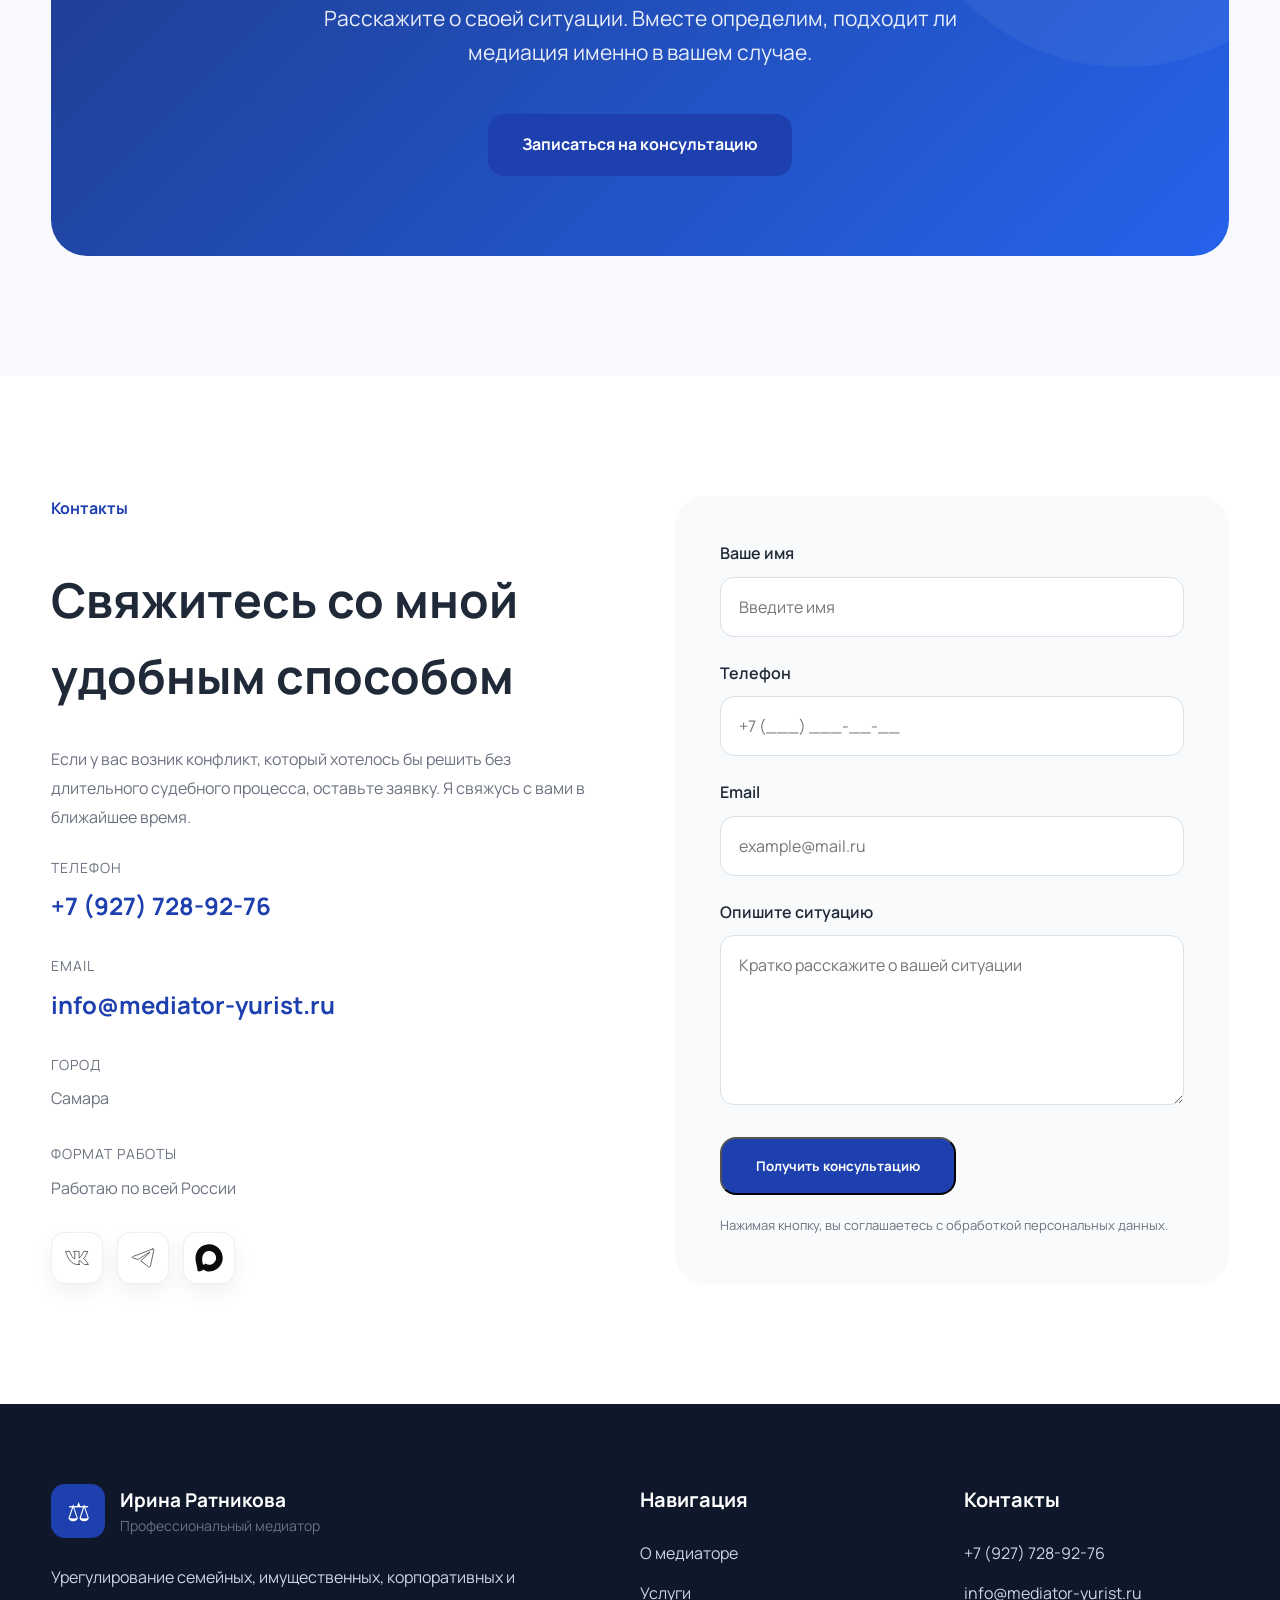
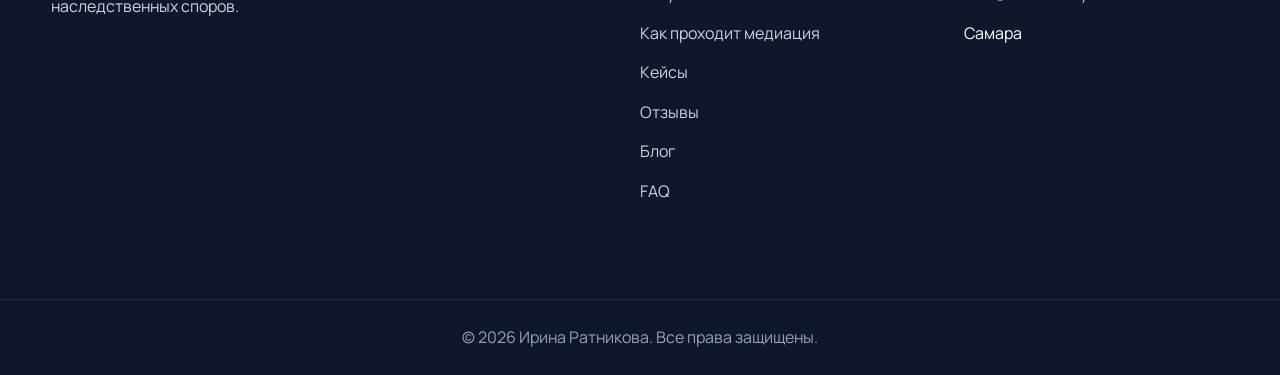
<file: kazan/index.html>
<!DOCTYPE html>
<html lang="ru">

<head>

    <meta charset="UTF-8">

    <meta name="viewport"
          content="width=device-width, initial-scale=1.0">

   <title>Медиатор Казань — Ирина Ратникова | Профессиональный медиатор в Казани</title>
<meta name="description" content="Профессиональный медиатор в Казани и Республике Татарстан. Урегулирование споров. Семейная, корпоративная, наследственная медиация. Запись онлайн.">
<meta name="keywords" content="медиатор Казань, медиатор в Казани, услуги медиатора Казань, медиация Казань, юрист-медиатор Казань, семейный медиатор Казань, досудебное урегулирование споров Казань, медиатор Республика Татарстан, медиация Татарстан">
<meta name="geo.position" content="55.796127;49.106414">
<meta name="geo.placename" content="Казань">
<meta name="geo.region" content="RU-TA">
<link rel="canonical" href="https://mediator-yurist.ru/kazan/">
    <meta name="theme-color"
          content="#1E3A8A">

    <meta property="og:type"
          content="website">

    <meta property="og:title"
          content="Профессиональный медиатор — Ирина Ратникова">

    <meta property="og:description"
          content="Урегулирование конфликтов без суда. Онлайн по всей России.">

    <meta property="og:image"
          content="images/og.jpg">

    <meta property="og:url"
          content="https://mediator-yurist.ru">

    <link rel="icon"
          href="favicon.ico">

    <link rel="preconnect"
          href="https://fonts.googleapis.com">

    <link rel="preconnect"
          href="https://fonts.gstatic.com"
          crossorigin>

    <link href="https://fonts.googleapis.com/css2?family=Manrope:wght@400;500;600;700;800&display=swap"
          rel="stylesheet">

    <link rel="stylesheet"
          href="../style1.css">
          
    <link rel="alternate" hreflang="ru-sam" href="https://mediator-yurist.ru/" />
    
    <link rel="alternate" hreflang="ru-spe" href="https://mediator-yurist.ru/spb/" />
    
    <link rel="alternate" hreflang="ru-ta" href="https://mediator-yurist.ru/kazan/" />
    
    <link rel="alternate" hreflang="ru-ore" href="https://mediator-yurist.ru/orenburg/" />
    
    <link rel="alternate" hreflang="ru-sve" href="https://mediator-yurist.ru/ekaterinburg/" />
    
    <link rel="alternate" hreflang="ru-niz" href="https://mediator-yurist.ru/nnovgorod/" />
    
    <link rel="alternate" hreflang="x-default" href="https://mediator-yurist.ru/" />

</head>

<body>

<header class="header">

    <div class="container">

        <a href="https://mediator-yurist.ru"
           class="logo">

            <div class="logo-icon">

                ⚖

            </div>

            <div class="logo-text">

                <strong>

                    Ирина Ратникова

                </strong>

                <span>

                    Юрист • Профессиональный медиатор

                </span>

            </div>

        </a>

<nav class="menu">
    <a href="#about">О медиаторе</a>
    <a href="#services">Услуги</a>
    <a href="#cases">Кейсы</a>
    <a href="#reviews">Отзывы</a>
    <a href="#faq">FAQ</a>
    <a href="#contacts">Контакты</a>
</nav>
        <a href="tel:+79277289276"
           class="phone-button">

            +7 (927) 728-92-76

        </a>

        <button class="burger">

            <span></span>

            <span></span>

            <span></span>

        </button>

    </div>

</header>

<main>

<section class="hero">

   

    <div class="container hero-grid">

        <div class="hero-content">

            <div class="hero-label">

                Работаю в Казани и по всей России

            </div>

            <h1>

                Урегулирование конфликтов

            </h1>

            <p class="hero-description">

                Помогаю людям и бизнесу находить взаимовыгодные решения
                без длительных судебных разбирательств.

                Семейные, имущественные,
                наследственные,
                корпоративные
                и коммерческие споры.

            </p>

            <div class="hero-buttons">

                <a href="#contacts"
                   class="btn btn-primary">

                    Получить консультацию

                </a>

                <a href="tel:+79277289276"
                   class="btn btn-secondary">

                    Позвонить

                </a>

            </div>

            <div class="hero-stats">

                <div class="stat">

                    <strong>

                        12+

                    </strong>

                    <span>

                        лет опыта

                    </span>

                </div>

                <div class="stat">

                    <strong>

                        200+

                    </strong>

                    <span>

                        урегулированных конфликтов

                    </span>

                </div>

                <div class="stat">

                    <strong>

                        65%

                    </strong>

                    <span>

                        мировых соглашений

                    </span>

                </div>

            </div>

        </div>

        <div class="hero-image">

           

            <img src="../images/irina.webp"
                 alt="Медиатор Ирина Ратникова">



    </div>

</section>

<section class="services"
         id="services">

    <div class="container">

        <div class="section-title">

            <span>

                Услуги

            </span>

            <h2>

                Помогаю решить конфликт мирным путем

            </h2>

            <p>

                Медиация позволяет найти решение,
                которое устроит все стороны,
                сохранив отношения,
                время
                и деньги.

            </p>

        </div>

        <div class="services-grid">

            <article class="service-card">

                <div class="service-number">

                    01

                </div>

                <h3>

                    Семейная медиация

                </h3>

                <p>

                    Развод,
                    дети,
                    алименты,
                    раздел имущества,
                    семейные конфликты.

                </p>



            </article>

            <article class="service-card">

                <div class="service-number">

                    02

                </div>

                <h3>

                    Корпоративная медиация

                </h3>

                <p>

                    Конфликты между партнерами,
                    участниками бизнеса
                    и руководителями компаний.

                </p>

  

            </article>

            </article>

        </div>

    </div>

</section>

<section class="about"
         id="about">

    <div class="container about-grid">

        <div class="about-image">

            <img src="../images/irina.webp"
                 alt="Ирина Ратникова">

        </div>

        <div class="about-content">

            <span class="section-label">

                О медиаторе

            </span>

            <h2>

                Когда договориться самостоятельно уже сложно —
                помогает медиатор

            </h2>

            <p>

                Меня зовут Ирина Ратникова.

                Я профессиональный юрист и медиатор.

                Моя задача —
                не определить победителя,
                а помочь сторонам самостоятельно
                найти решение,
                которое устроит всех участников конфликта.

            </p>

            <p>

                Медиация позволяет сохранить отношения,
                избежать многомесячных судебных процессов
                и существенно сократить расходы.

            </p>

            <div class="about-features">

                <div class="feature">

                    <div class="feature-icon">

                        ✓

                    </div>

                    <span>

                        Более 12 лет юридической практики

                    </span>

                </div>

                <div class="feature">

                    <div class="feature-icon">

                        ✓

                    </div>

                    <span>

                        Работа по Федеральному закону №193-ФЗ

                    </span>

                </div>

                <div class="feature">

                    <div class="feature-icon">

                        ✓

                    </div>

                    <span>

                        Полная конфиденциальность процедуры

                    </span>

                </div>

                <div class="feature">

                    <div class="feature-icon">

                        ✓

                    </div>

                    <span>

                        Работаю очно 

                    </span>

                </div>

            </div>

            <a href="#contacts"
               class="btn btn-primary">

                Записаться на консультацию

            </a>

        </div>

    </div>

</section>

<section class="process"
         id="process">

    <div class="container">

        <div class="section-title">

            <span>

                Как проходит медиация

            </span>

            <h2>

                Всего четыре понятных шага

            </h2>

        </div>

        <div class="process-grid">

            <div class="process-item">

                <div class="process-number">

                    01

                </div>

                <h3>

                    Консультация

                </h3>

                <p>

                    Анализируем ситуацию,
                    определяем возможность
                    проведения медиации.

                </p>

            </div>

            <div class="process-item">

                <div class="process-number">

                    02

                </div>

                <h3>

                    Переговоры

                </h3>

                <p>

                    Организуем конструктивный диалог,
                    обсуждаем интересы
                    каждой стороны.

                </p>

            </div>

            <div class="process-item">

                <div class="process-number">

                    03

                </div>

                <h3>

                    Соглашение

                </h3>

                <p>

                    Закрепляем достигнутые
                    договоренности
                    в письменном виде.

                </p>

            </div>

            <div class="process-item">

                <div class="process-number">

                    04

                </div>

                <h3>

                    Завершение спора

                </h3>

                <p>

                    Конфликт урегулирован,
                    стороны получают
                    взаимовыгодное решение.

                </p>

            </div>

        </div>

    </div>

</section>

<section class="benefits">

    <div class="container">

        <div class="section-title">

            <span>

                Почему медиация

            </span>

  

        </div>

        <div class="benefits-grid">

            <div class="benefit-card">

                <h3>

                    Экономия времени и средств

                </h3>

                <p>

                    Большинство конфликтов
                    удаётся решить
                    за несколько встреч.

                </p>

            </div>

            <div class="benefit-card">

                <h3>

                    Конфиденциальность

                </h3>

                <p>

                    Все переговоры
                    проходят
                    без публичного разбирательства.

                </p>

            </div>

            <div class="benefit-card">

                <h3>

                    Сохранение отношений

                </h3>

                <p>

                    Особенно важно
                    для семьи,
                    бизнеса
                    и наследственных вопросов.

                </p>

            </div>

        </div>

    </div>

</section>

<!-- ============================================================ -->
<!-- КЕЙСЫ -->
<!-- ============================================================ -->
<section class="cases" id="cases">

    <div class="container">

        <div class="section-title">

            <span>Практика</span>

            <h2>из практики...</h2>

            <p>Каждая ситуация индивидуальна, имена изменены, но факты реальны.</p>

        </div>

        <div class="cases-grid">

            <article class="case-card">

                <div class="case-category">Наследственный спор</div>

                <h3>🕯️ Наследство героя СВО: история длиною в жизнь</h3>

                <p><strong>Суть:</strong> Отец ушел из семьи, когда сыну было 3 месяца. Спустя 30 лет, когда сын героически погиб в зоне СВО, «отец» попытался получить наследство и льготы.</p>

                <p><strong>Сложность:</strong> Ответчик строил защиту на лжи, пытаясь доказать «близкую духовную связь».</p>

                <p><strong>Результат:</strong> Суд признал «отца» недостойным наследником, лишив его прав на выплаты и льготы. Память бойца защищена.</p>

            </article>

            <article class="case-card">

                <div class="case-category">Земельный спор</div>

                <h3>⚡ 309 596 ₽ против 38 000 ₽: как мы оспорили публичный сервитут</h3>

                <p><strong>Суть:</strong> ПАО «Россети Волга» установило публичный сервитут на участок, предложив компенсацию всего 38 000 рублей.</p>

                <p><strong>Сложность:</strong> Строительная техника зашла на участок без уведомления. На первом заседании судья заявила о косвенном конфликте интересов.</p>

                <p><strong>Результат:</strong> Суд взыскал 309 596 рублей соразмерной платы, 360 000 рублей расходов на экспертизу и обязал провести рекультивацию земель.</p>

            </article>

            <article class="case-card">

                <div class="case-category">Наследственные долги</div>

                <h3>🏠 Наследство с долгами: снизили сумму на 247 000 ₽</h3>

                <p><strong>Суть:</strong> 18-летняя Ирина унаследовала квартиру вместе с долгами за ЖКУ на сумму более 1 миллиона рублей.</p>

                <p><strong>Сложность:</strong> Ресурсоснабжающие организации начали списывать деньги со счетов. Ирина хотела отказаться от наследства, но суд ей отказал.</p>

                <p><strong>Результат:</strong> Общую сумму задолженности снизили на 247 000 рублей. В январе 2026 года Ирина получила свидетельство о праве на наследство без долгов.</p>

            </article>

            <article class="case-card">

                <div class="case-category">Раздел имущества</div>

                <h3>🚗 Раздел кредитного автомобиля и земельного участка</h3>

                <p><strong>Суть:</strong> Артем, победивший онкологию, решил разделить имущество с бывшей супругой: кредитный автомобиль, земельный участок и бытовую технику.</p>

                <p><strong>Сложность:</strong> Жена демонстрировала резкое непринятие и эмоциональную реакцию.</p>

                <p><strong>Результат:</strong> Ирине — земельный участок, Артему — автомобиль и техника с незначительной выплатой компенсации. Медиативное соглашение утверждено нотариусом.</p>

            </article>

        </div>

    </div>

</section>

<!-- ============================================================ -->
<!-- ОТЗЫВЫ -->
<!-- ============================================================ -->
<section class="reviews" id="reviews">

    <div class="container">

        <div class="section-title">

            <span>Отзывы</span>

            <h2>что говорят клиенты...</h2>

            <p>Реальные отзывы людей, которым я помогла найти решение.</p>

        </div>

        <div class="reviews-grid">

            <article class="review-card">

                <div class="review-stars">★★★★★</div>

                <p>«Спасибо тебе! Мы очень рады, что встретились с вами. Советую юридическую помощь — обращайтесь к Ирине Ратниковой. 2025 год — наша семья уже в собственной квартире. Спасибо Ирине в первую очередь!»</p>

                <strong>Термине Еганян</strong>

                <span class="review-type">Клиент</span>

            </article>

            <article class="review-card">

                <div class="review-stars">★★★★★</div>

                <p>«Ирина, мы благодарны Вам, что прошли этот путь к победе с нами! Спасибо, что помогли решить вопрос. Столкнувшись с такой ситуацией, я просто в шоке от халатности банков… их служба безопасности видимо не работает от слова "совсем".»</p>

                <strong>Мария Абкеримова</strong>

                <span class="review-type">Клиент</span>

            </article>

            <article class="review-card">

                <div class="review-stars">★★★★★</div>

                <p>«Ирина, спасибо Вам! Лучшая и юридическая, и человеческая поддержка 🙏 Очень грамотно и четко подошли к делу, рад, что доверился именно Вам 💯 Прекрасно подбираете пути решения в любой конфликтной ситуации.»</p>

                <strong>Сергей Белоконь</strong>

                <span class="review-type">Клиент</span>

            </article>

            <article class="review-card">

                <div class="review-stars">★★★★★</div>

                <p>«Сразу видно, что человек с огромным опытом! Не как многие "юристы", которые купили диплом и на каждый заданный вопрос лезут в интернет за ответом. И самое главное, Ирина Александровна не гонится за деньгами, для неё главное — помочь человеку. Спасибо Вам за то, что Вы делаете для людей.»</p>

                <strong>Андрей Хозяинов</strong>

                <span class="review-type">Клиент</span>

            </article>

        </div>

    </div>

</section>

<!-- ============================================================ -->
<!-- БЛОГ -->
<!-- ============================================================ -->
<section class="blog" id="blog">

    <div class="container">

        <div class="section-title">

            <span>Блог</span>

            <h2>размышления медиатора...</h2>

            <p>Полезные статьи, личный опыт и профессиональные заметки.</p>

        </div>

        <div class="blog-grid">

            <article class="blog-card">

                <div class="blog-date">📅 15 июня 2026</div>

                <h3>📸 Фотография и авторское право</h3>

                <p>Развитие интернета и социальных сетей дало новый импульс в развитии профессиональной фотографии. Автор, правообладатель и собственник фотографии — кто есть кто? Рекомендации для авторов и заказчиков...</p>

                <a href="https://vk.ru/wall710420871_689" class="blog-link">Читать далее →</a>

            </article>

            <article class="blog-card">

                <div class="blog-date">📅 2 июня 2026</div>

                <h3>💫 Будьте собой — остальное сложится</h3>

                <p>Социальные сети «диктуют стандарты», как мы должны выглядеть и жить. Не бойтесь быть собой, даже если кто-то не поймет. Следуйте своим путем и принимайте свои сильные и слабые стороны...</p>

                <a href="https://vk.ru/wall710420871_695" class="blog-link">Читать далее →</a>

            </article>

            <article class="blog-card">

                <div class="blog-date">📅 18 мая 2026</div>

                <h3>🎭 Манипуляция — это тоже игра</h3>

                <p>На днях завершила прочтение романа «Игра в бисер», в котором Г. Гессе виртуозно замаскировал «идеальную» модель манипуляции. Манипуляция — это тоже игра. Но чья это игра, и кто в ней побеждает?</p>

                <a href="https://vk.ru/wall710420871_669" class="blog-link">Читать далее →</a>

            </article>

        </div>

    </div>

</section>

<section class="faq"
         id="faq">

    <div class="container">

        <div class="section-title">

            <span>

                FAQ

            </span>

            <h2>

                Часто задаваемые вопросы

            </h2>

        </div>

        <div class="faq-list">

            <details class="faq-item" open>

                <summary>

                    Что такое медиация?

                </summary>

                <p>

                    Медиация —
                    это добровольная процедура
                    урегулирования спора
                    при участии независимого медиатора.

                </p>

            </details>



            <details class="faq-item">

                <summary>

                    Является ли соглашение обязательным?

                </summary>

                <p>

                    Соглашение подписывается
                    добровольно обеими сторонами
                    и имеет юридическую силу
                    в предусмотренных законом случаях.

                </p>

            </details>

            <details class="faq-item">

                <summary>

                    Сколько длится процедура?

                </summary>

                <p>

                    Обычно
                    от одной
                    до нескольких встреч,
                    в зависимости
                    от сложности ситуации.

                </p>

            </details>

 

        </div>

    </div>

</section>

<section class="cta">

    <div class="container">

        <div class="cta-box">

            <span>

                Остались вопросы?

            </span>

            <h2>

                Получите консультацию медиатора

            </h2>

            <p>

                Расскажите о своей ситуации.
                Вместе определим,
                подходит ли медиация
                именно в вашем случае.

            </p>

            <a href="#contacts"
               class="btn btn-primary">

                Записаться на консультацию

            </a>

        </div>

    </div>

</section>

<section class="contacts" id="contacts">

    <div class="container contacts-grid">

        <div class="contacts-info">

            <span class="section-label">

                Контакты

            </span>

            <h2>

                Свяжитесь со мной
                удобным способом

            </h2>

            <p>

                Если у вас возник конфликт,
                который хотелось бы решить
                без длительного судебного процесса,
                оставьте заявку.
                Я свяжусь с вами
                в ближайшее время.

            </p>

            <div class="contact-item">

                <div class="contact-title">

                    Телефон

                </div>

                <a href="tel:+79277289276">

                    +7 (927) 728-92-76

                </a>

            </div>

            <div class="contact-item">

                <div class="contact-title">

                    Email

                </div>

                <a href="mailto:info@mediator-yurist.ru">

                    info@mediator-yurist.ru

                </a>

            </div>

            <div class="contact-item">

                <div class="contact-title">

                    Город

                </div>

                <p>

                    Самара

                </p>

            </div>

            <div class="contact-item">

                <div class="contact-title">

                    Формат работы

                </div>

                <p>

                    Работаю
                    по всей России

                </p>

            </div>
       <div class="social-links">

      <a href="https://vk.ru/id710420871"
       class="social-link"
       target="_blank"
       rel="noopener noreferrer"
       aria-label="ВКонтакте">

        <img src="../images/vk.svg"
             alt="ВКонтакте">

    </a>

    <a href="https://t.me/uristRatnikovaIA"
       class="social-link"
       target="_blank"
       rel="noopener noreferrer"
       aria-label="Telegram">

        <img src="../images/telegram.svg"
             alt="Telegram">

    </a>

    <a href="https://max.ru/"
       class="social-link"
       target="_blank"
       rel="noopener noreferrer"
       aria-label="MAX">

        <img src="../images/Max.svg"
             alt="MAX">

    </a>

    
        
        </div>
        </div>

        <div class="contacts-form">

            <form id="contactForm">

                <div class="form-group">

                    <label>

                        Ваше имя

                    </label>

                    <input
                        type="text"
                        name="name"
                        placeholder="Введите имя"
                        required>

                </div>

                <div class="form-group">

                    <label>

                        Телефон

                    </label>

                    <input
                        type="tel"
                        name="phone"
                        placeholder="+7 (___) ___-__-__"
                        required>

                </div>

                <div class="form-group">

                    <label>

                        Email

                    </label>

                    <input
                        type="email"
                        name="email"
                        placeholder="example@mail.ru">

                </div>

                <div class="form-group">

                    <label>

                        Опишите ситуацию

                    </label>

                    <textarea
                        name="message"
                        rows="6"
                        placeholder="Кратко расскажите о вашей ситуации"></textarea>

                </div>

                <button
                    class="btn btn-primary"
                    type="submit">

                    Получить консультацию

                </button>

                <small>

                    Нажимая кнопку,
                    вы соглашаетесь
                    с обработкой персональных данных.

                </small>

            </form>

        </div>

    </div>

</section>

</main>

<footer class="footer">

    <div class="container footer-grid">

        <div class="footer-about">

            <div class="logo">

                <div class="logo-icon">

                    ⚖

                </div>

                <div class="logo-text">

                    <strong>

                        Ирина Ратникова

                    </strong>

                    <span>

                        Профессиональный медиатор

                    </span>

                </div>

            </div>

            <p>

                Урегулирование семейных,
                имущественных,
                корпоративных
                и наследственных споров.

            </p>

        </div>

        <div>

            <h4>

                Навигация

            </h4>

            <ul>

                <li>

                    <a href="#about">

                        О медиаторе

                    </a>

                </li>

                <li>

                    <a href="#services">

                        Услуги

                    </a>

                </li>

                <li>

                    <a href="#process">

                        Как проходит медиация

                    </a>

                </li>

                <li>

                    <a href="#cases">

                        Кейсы

                    </a>

                </li>

                <li>

                    <a href="#reviews">

                        Отзывы

                    </a>

                </li>

                <li>

                    <a href="#blog">

                        Блог

                    </a>

                </li>

                <li>

                    <a href="#faq">

                        FAQ

                    </a>

                </li>

            </ul>

        </div>

        <div>

            <h4>

                Контакты

            </h4>

            <ul>

                <li>

                    <a href="tel:+79277289276">

                        +7 (927) 728-92-76

                    </a>

                </li>

                <li>

                    <a href="mailto:info@mediator-yurist.ru">

                        info@mediator-yurist.ru

                    </a>

                </li>

                <li>

                    Самара

                </li>

            </ul>

        </div>

    </div>

    <div class="footer-bottom">

        <div class="container">

            <p>

                © 2026 Ирина Ратникова.
                Все права защищены.

            </p>

        </div>

    </div>

</footer>

<script type="application/ld+json">
{
  "@context":"https://schema.org",
  "@type":"LegalService",
  "name":"Ирина Ратникова",
  "description":"Профессиональный медиатор и юрист",
  "url":"https://mediator-yurist.ru",
  "telephone":"+79277289276",
  "address":{
      "@type":"PostalAddress",
      "addressLocality":"Самара",
      "addressCountry":"RU"
  },
  "areaServed":"Россия"
}
</script>

<script src="../script.js"></script>

</body>

</html>
</file>
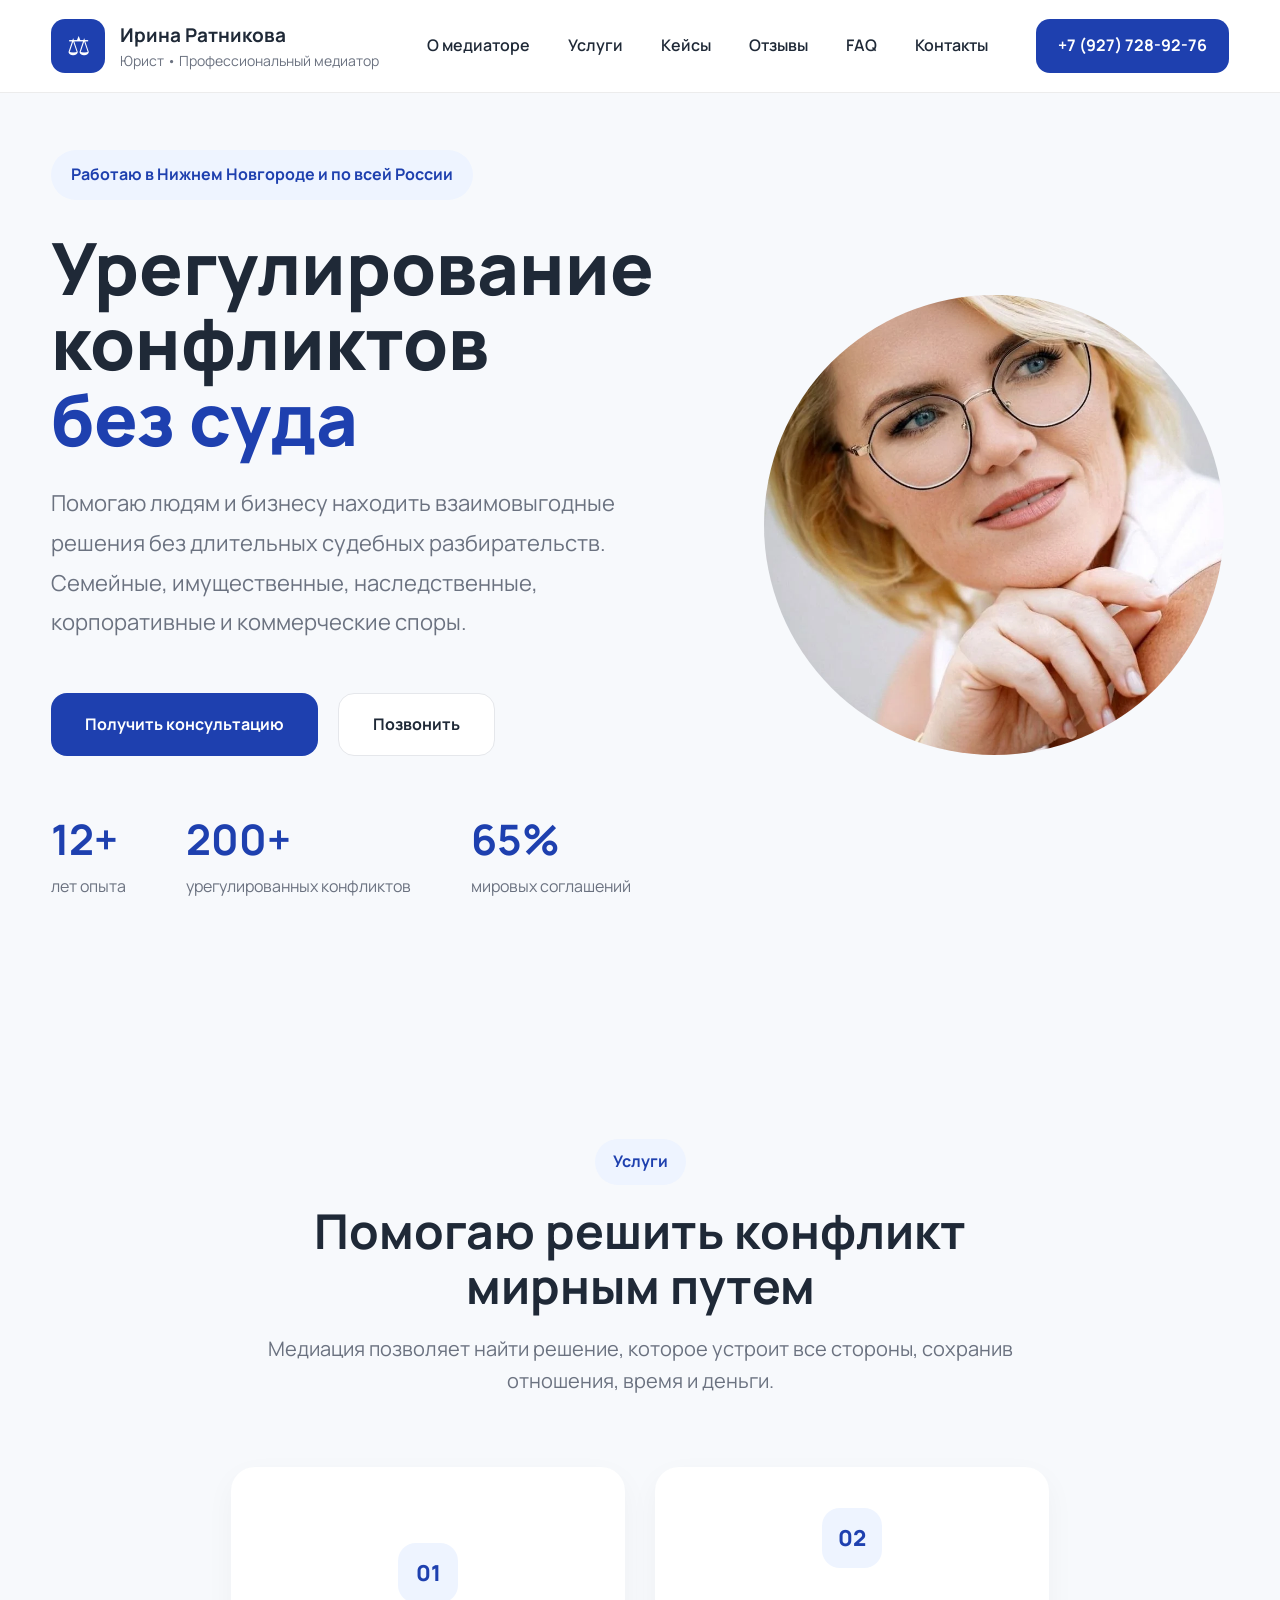
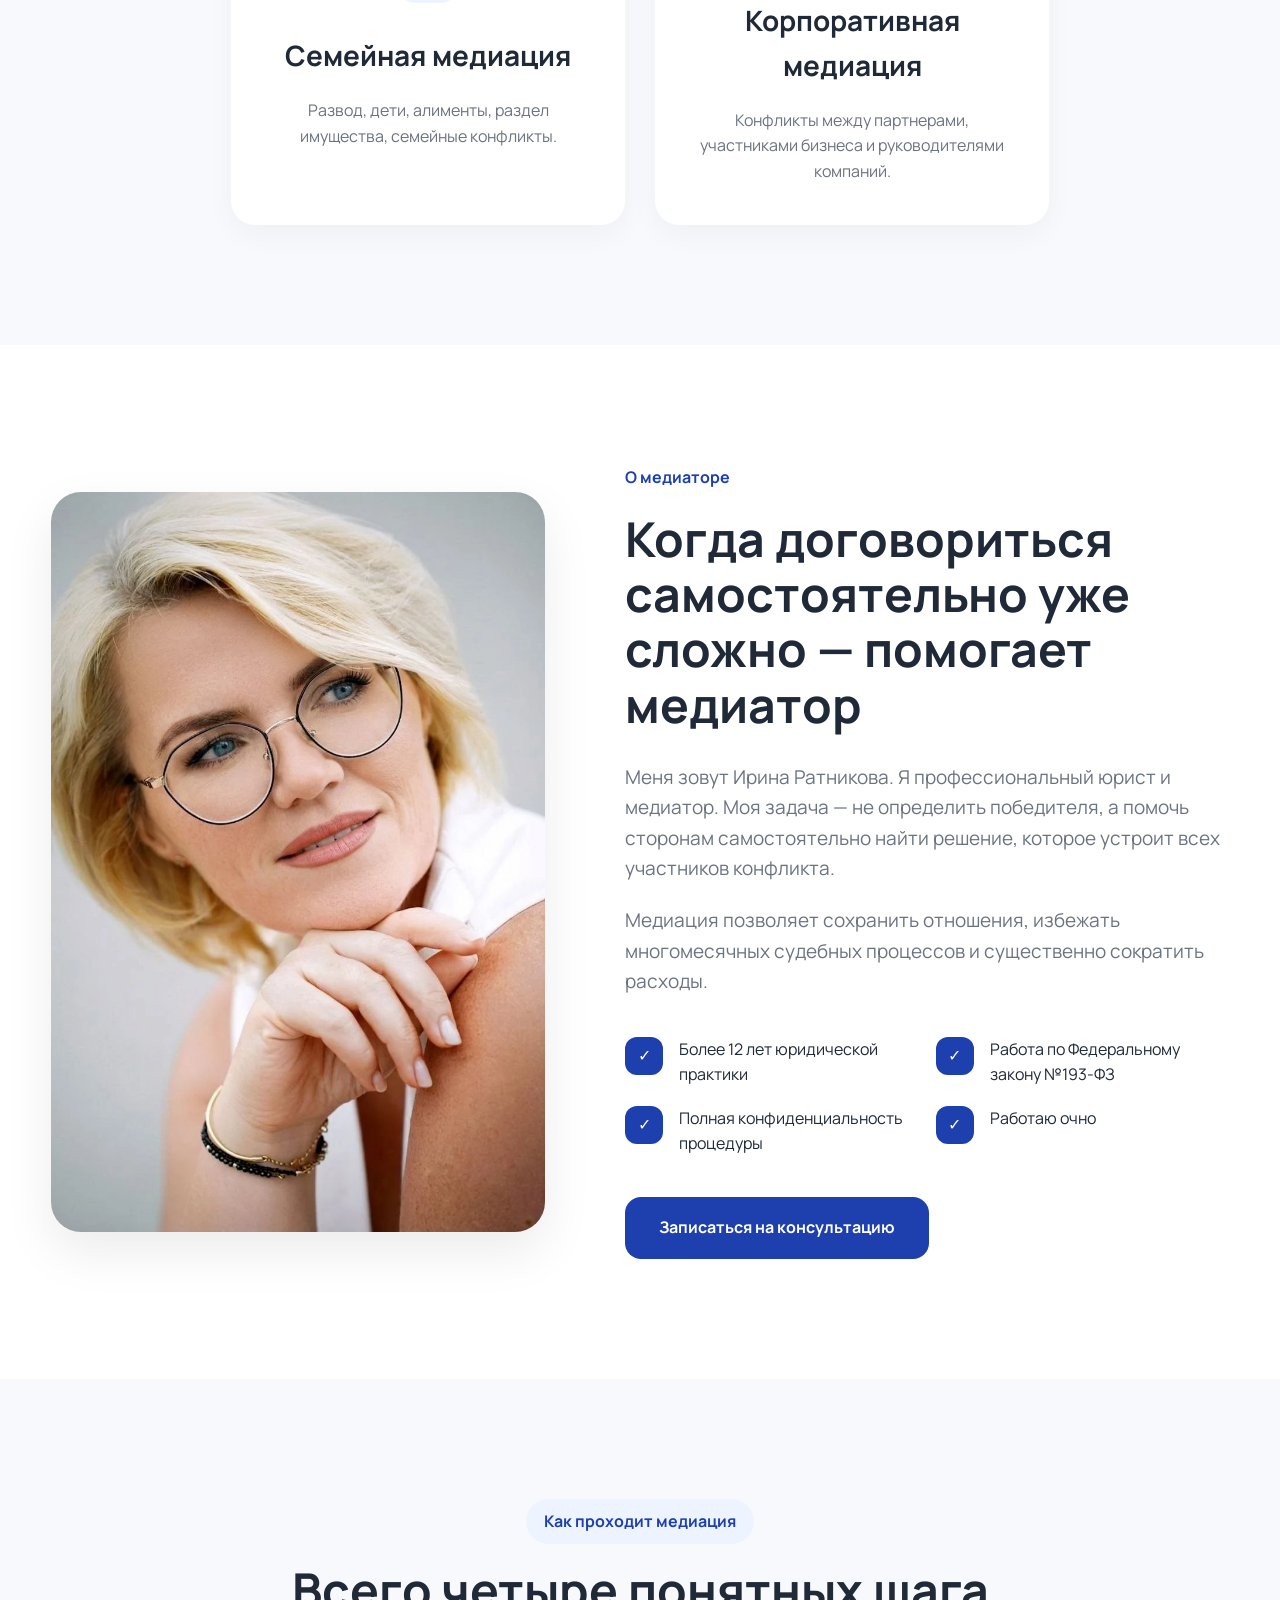
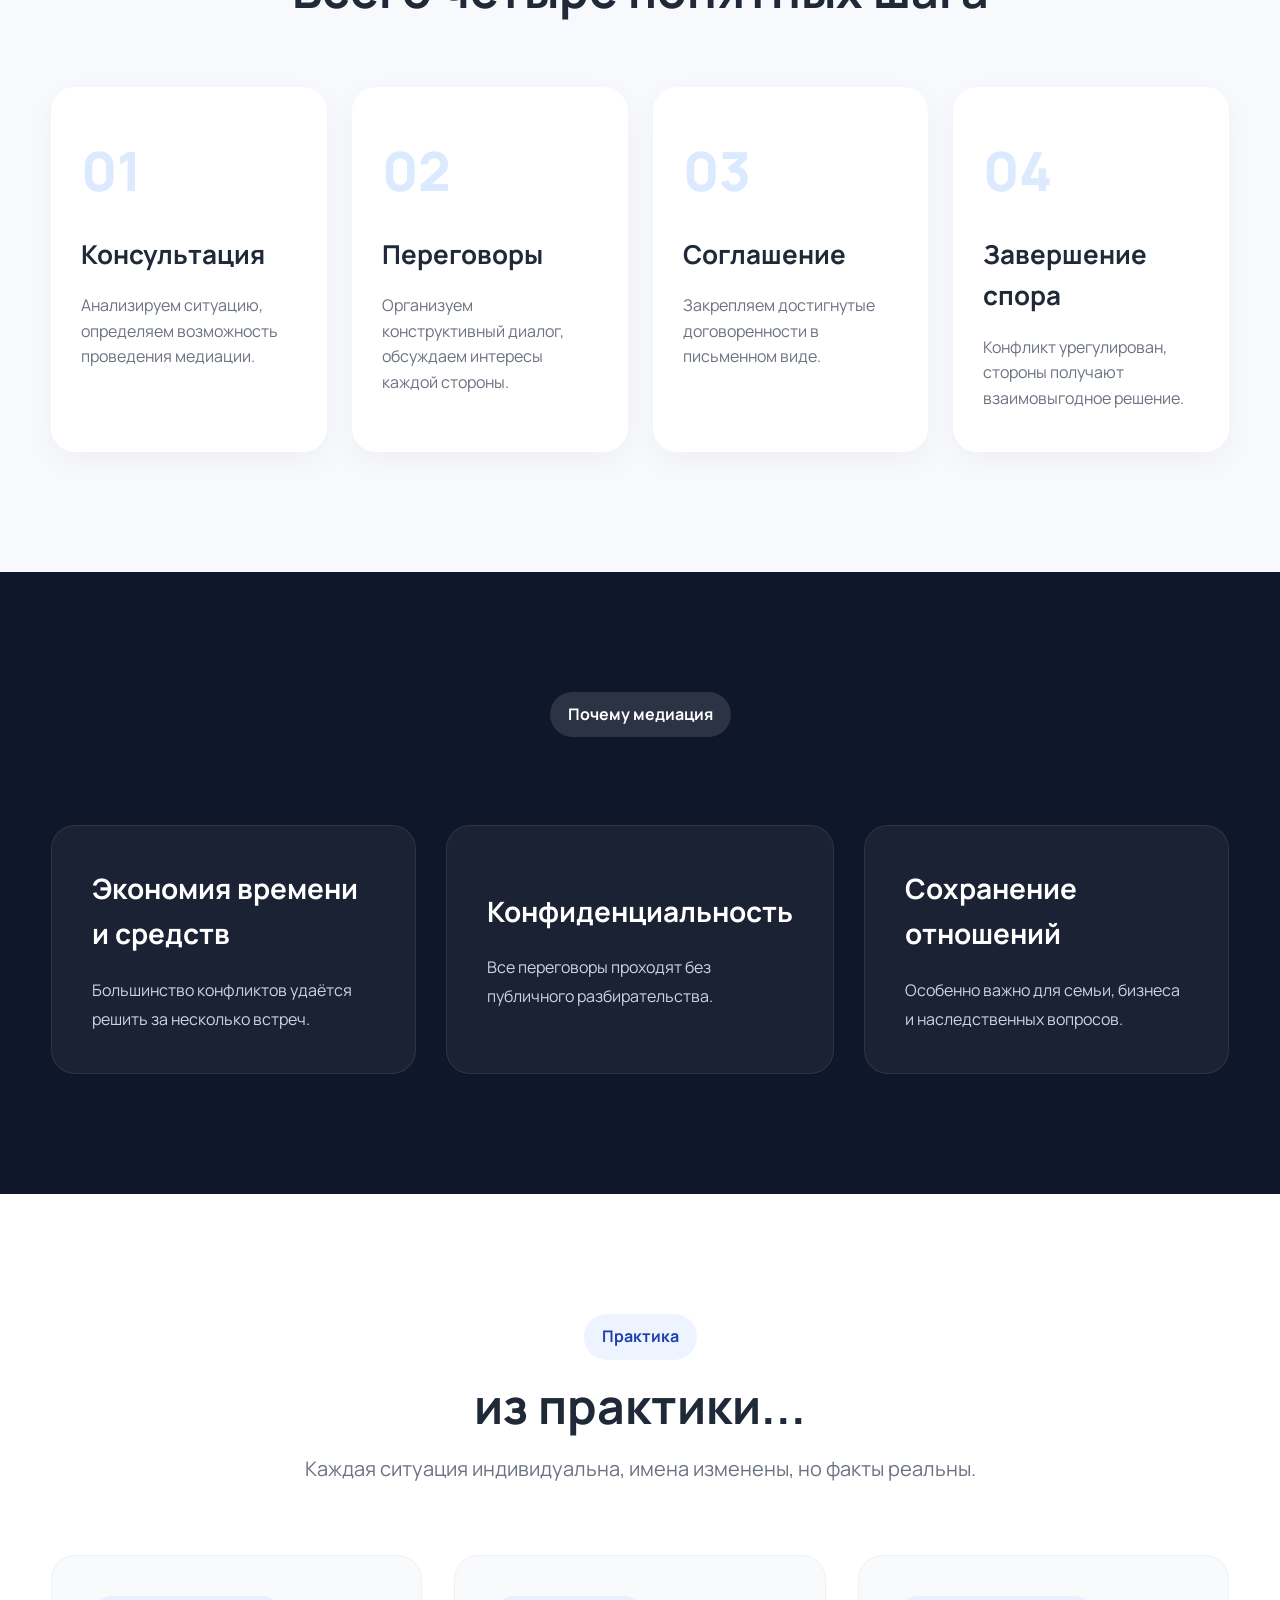
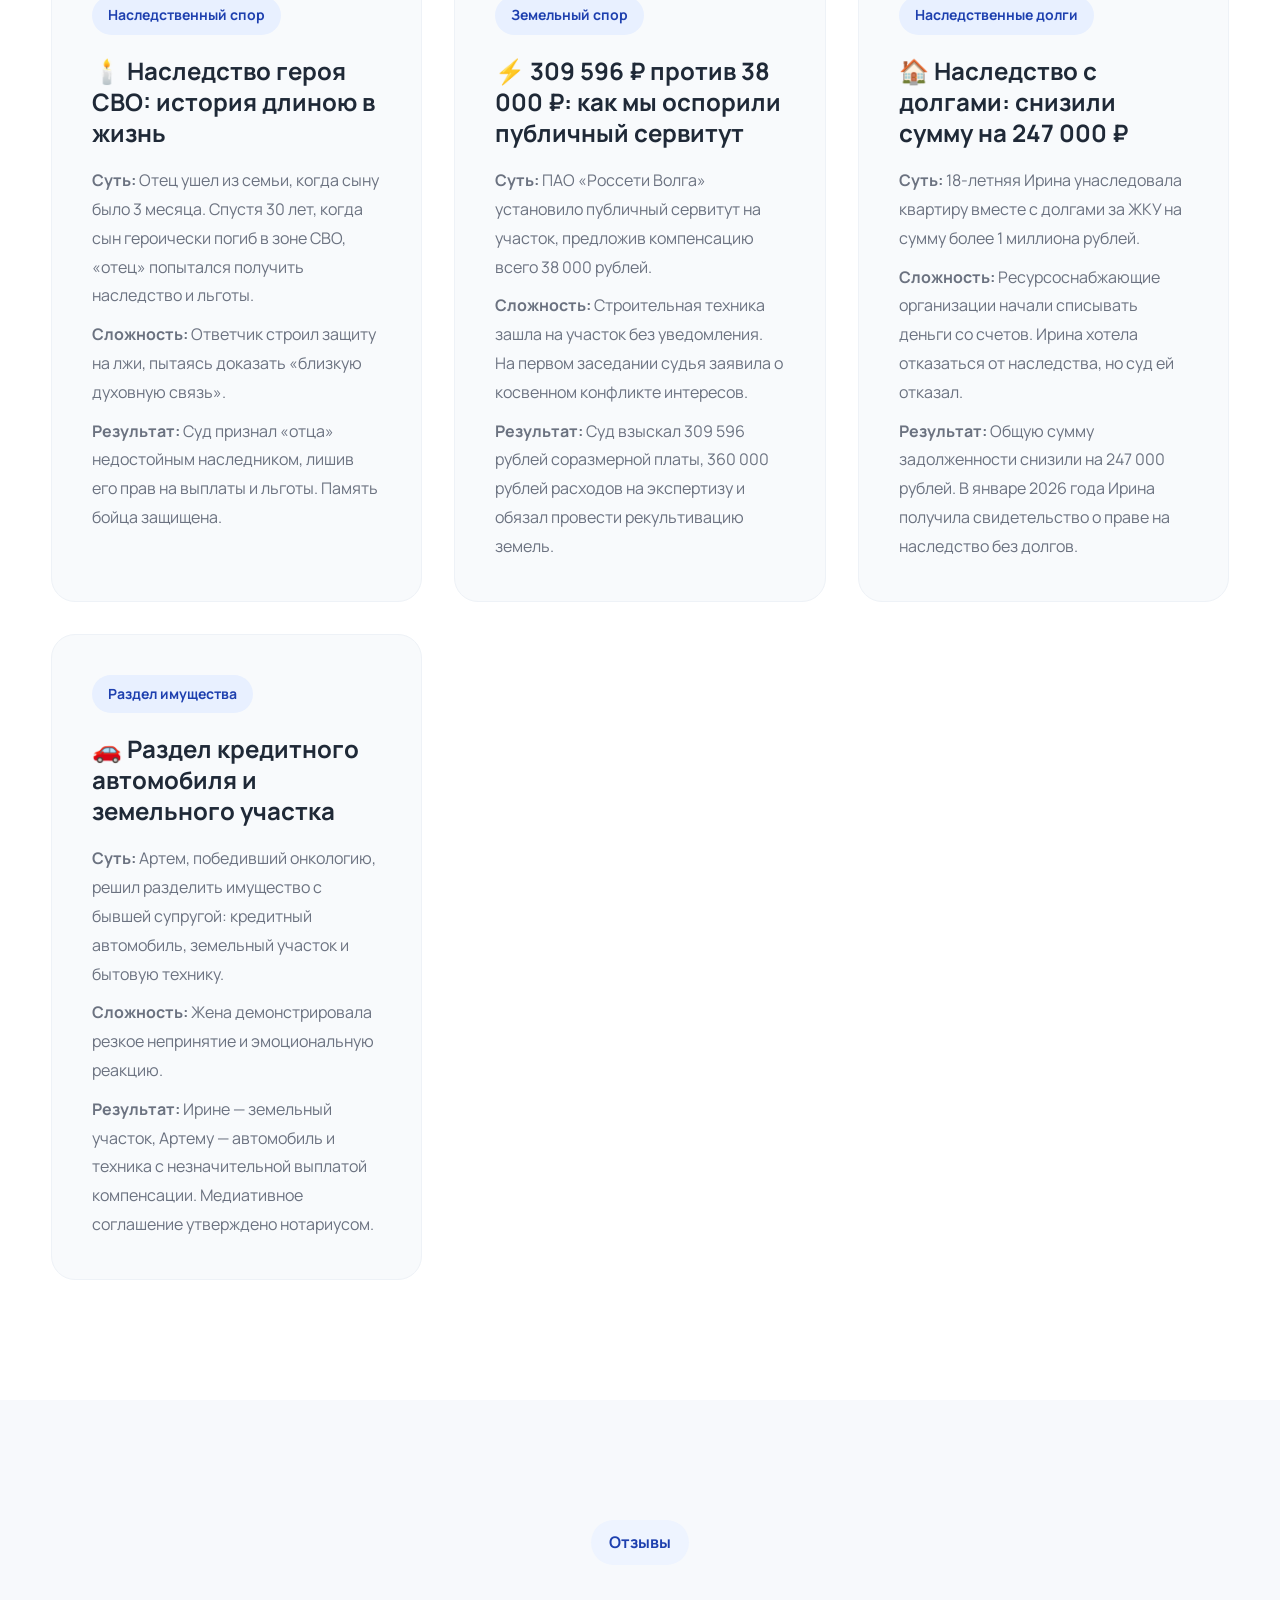
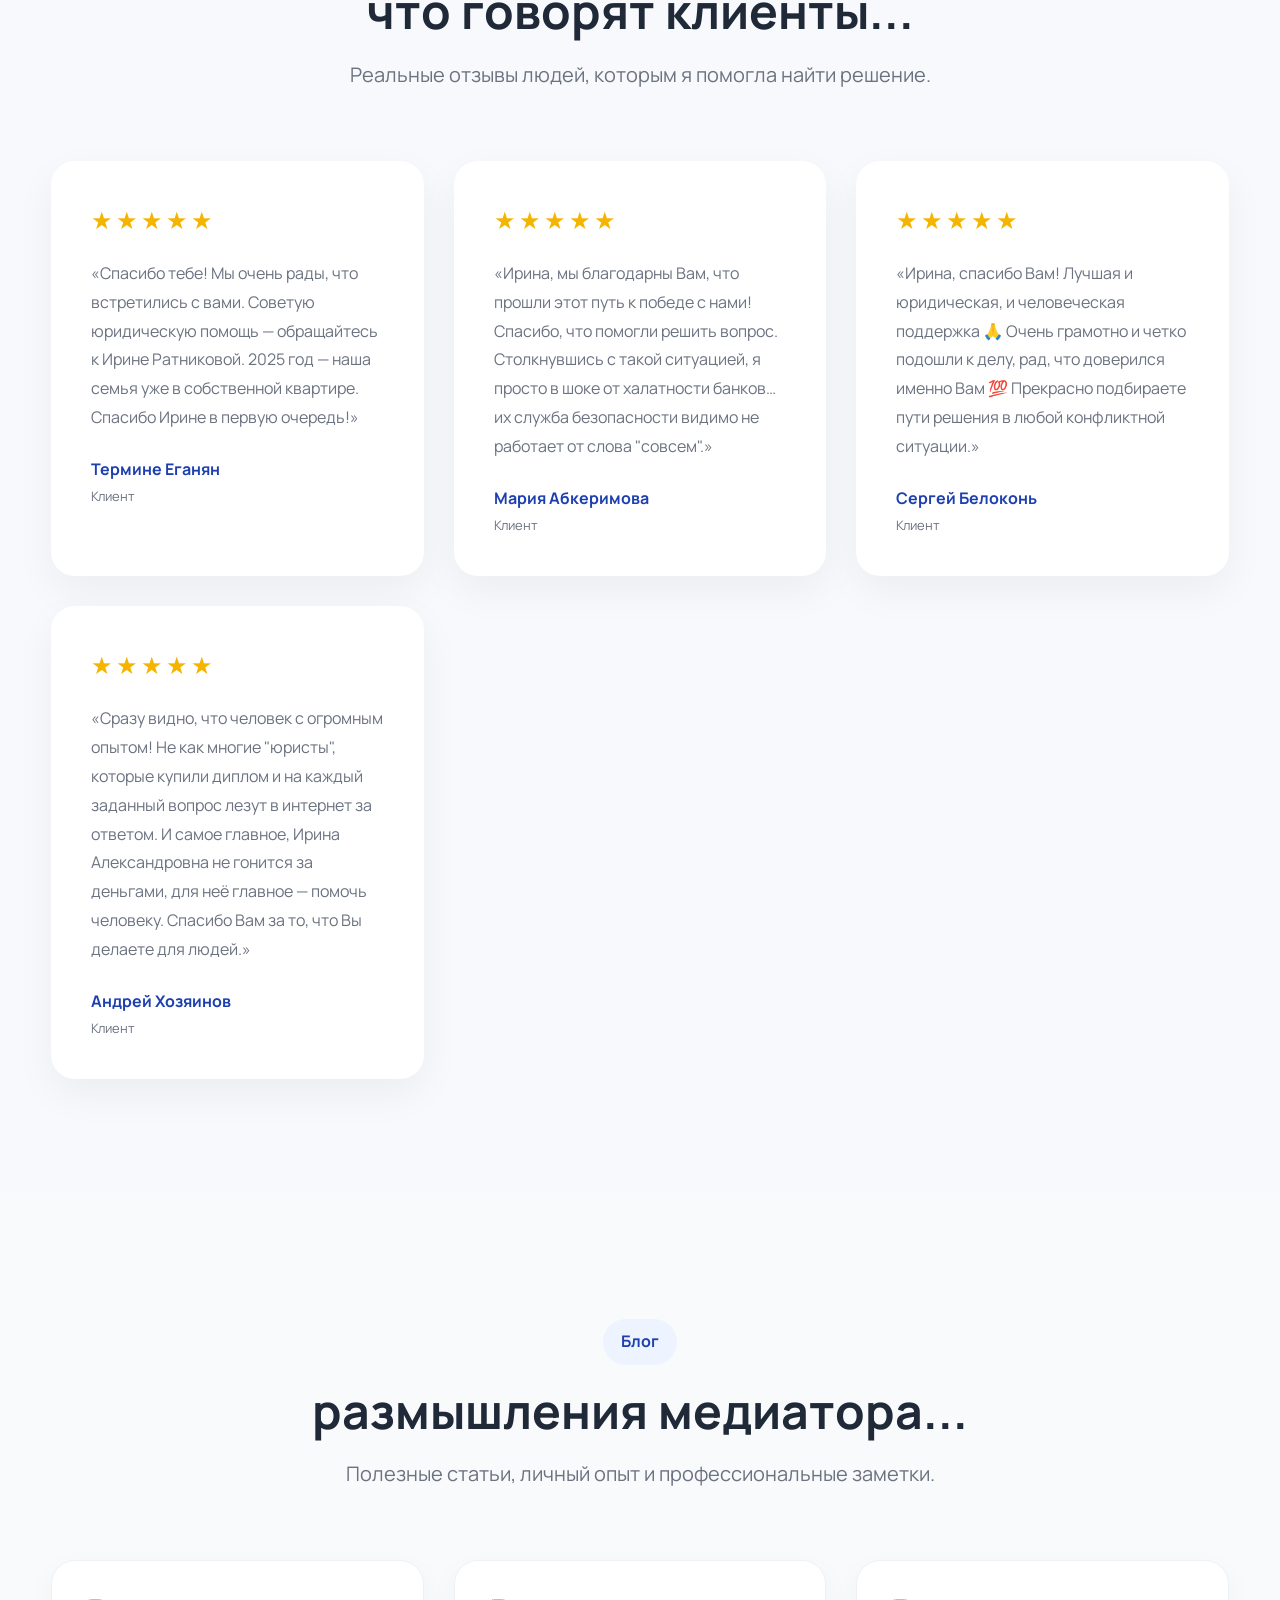
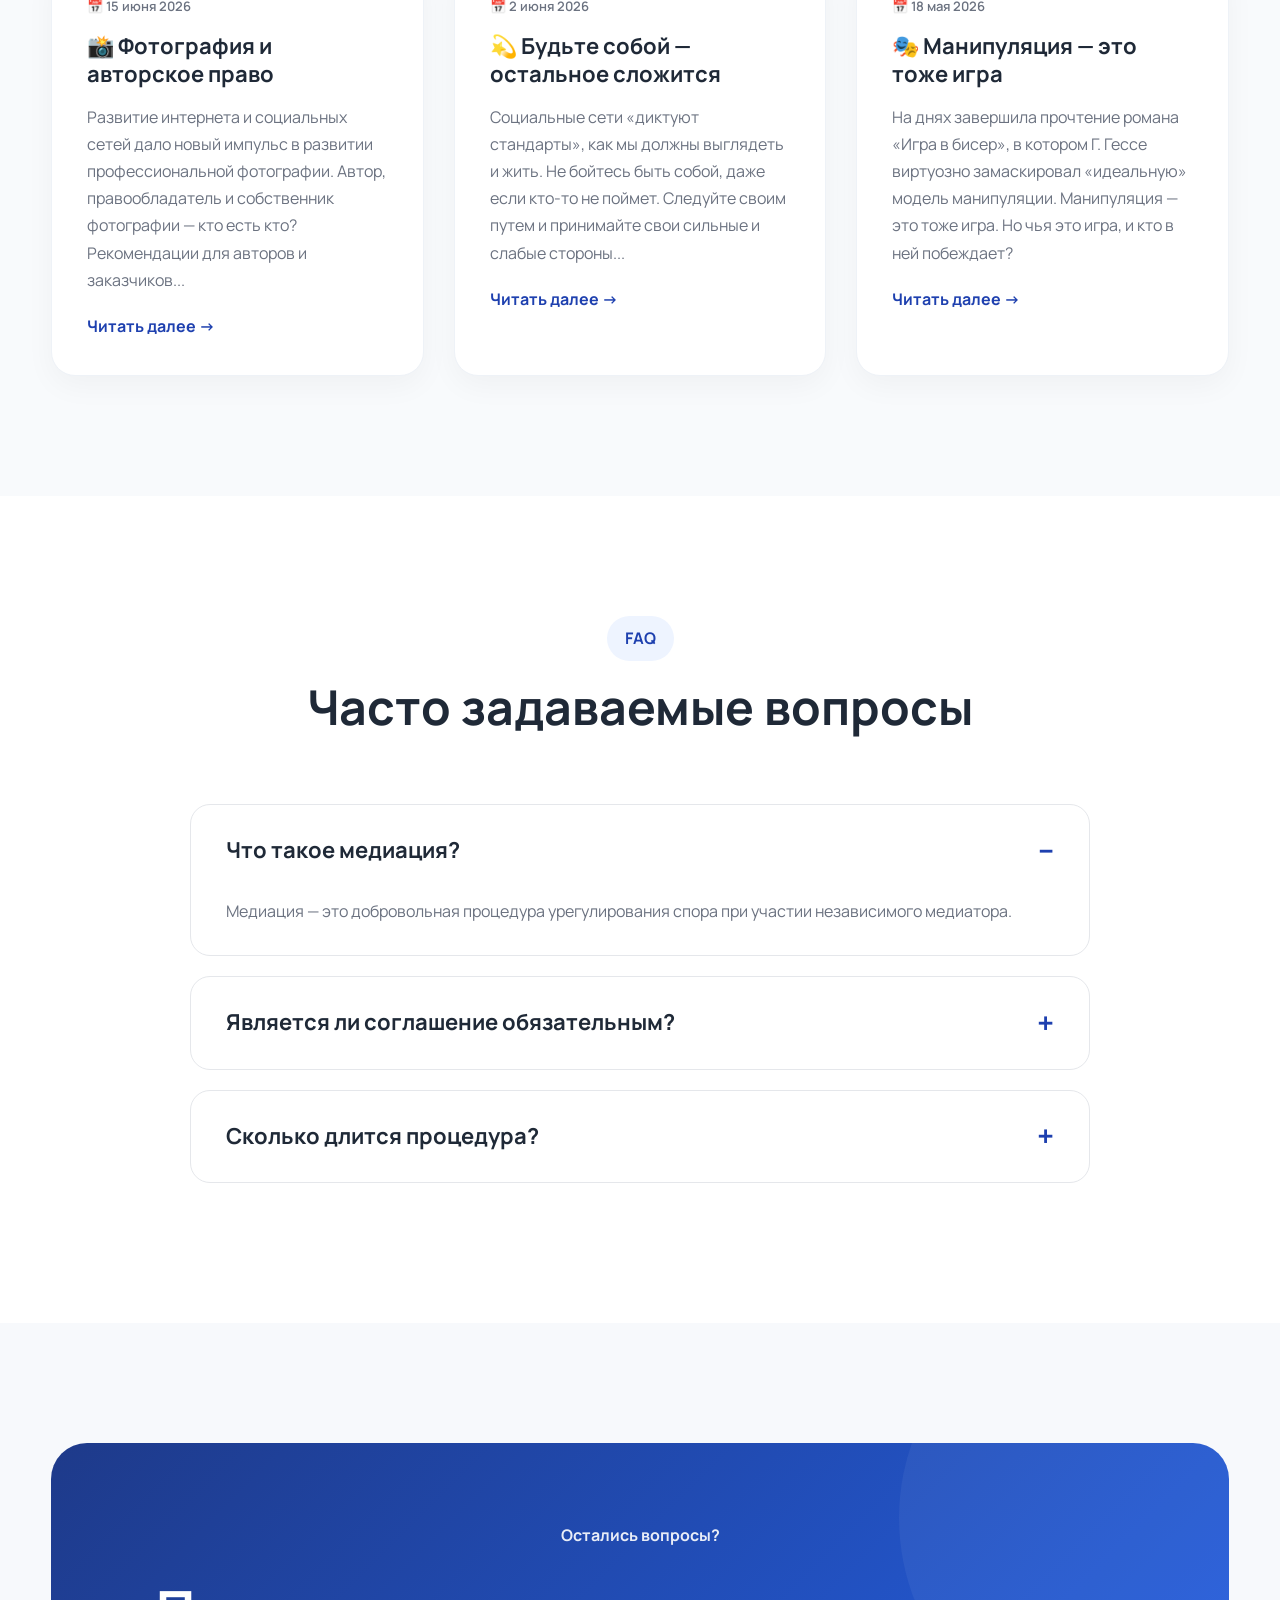
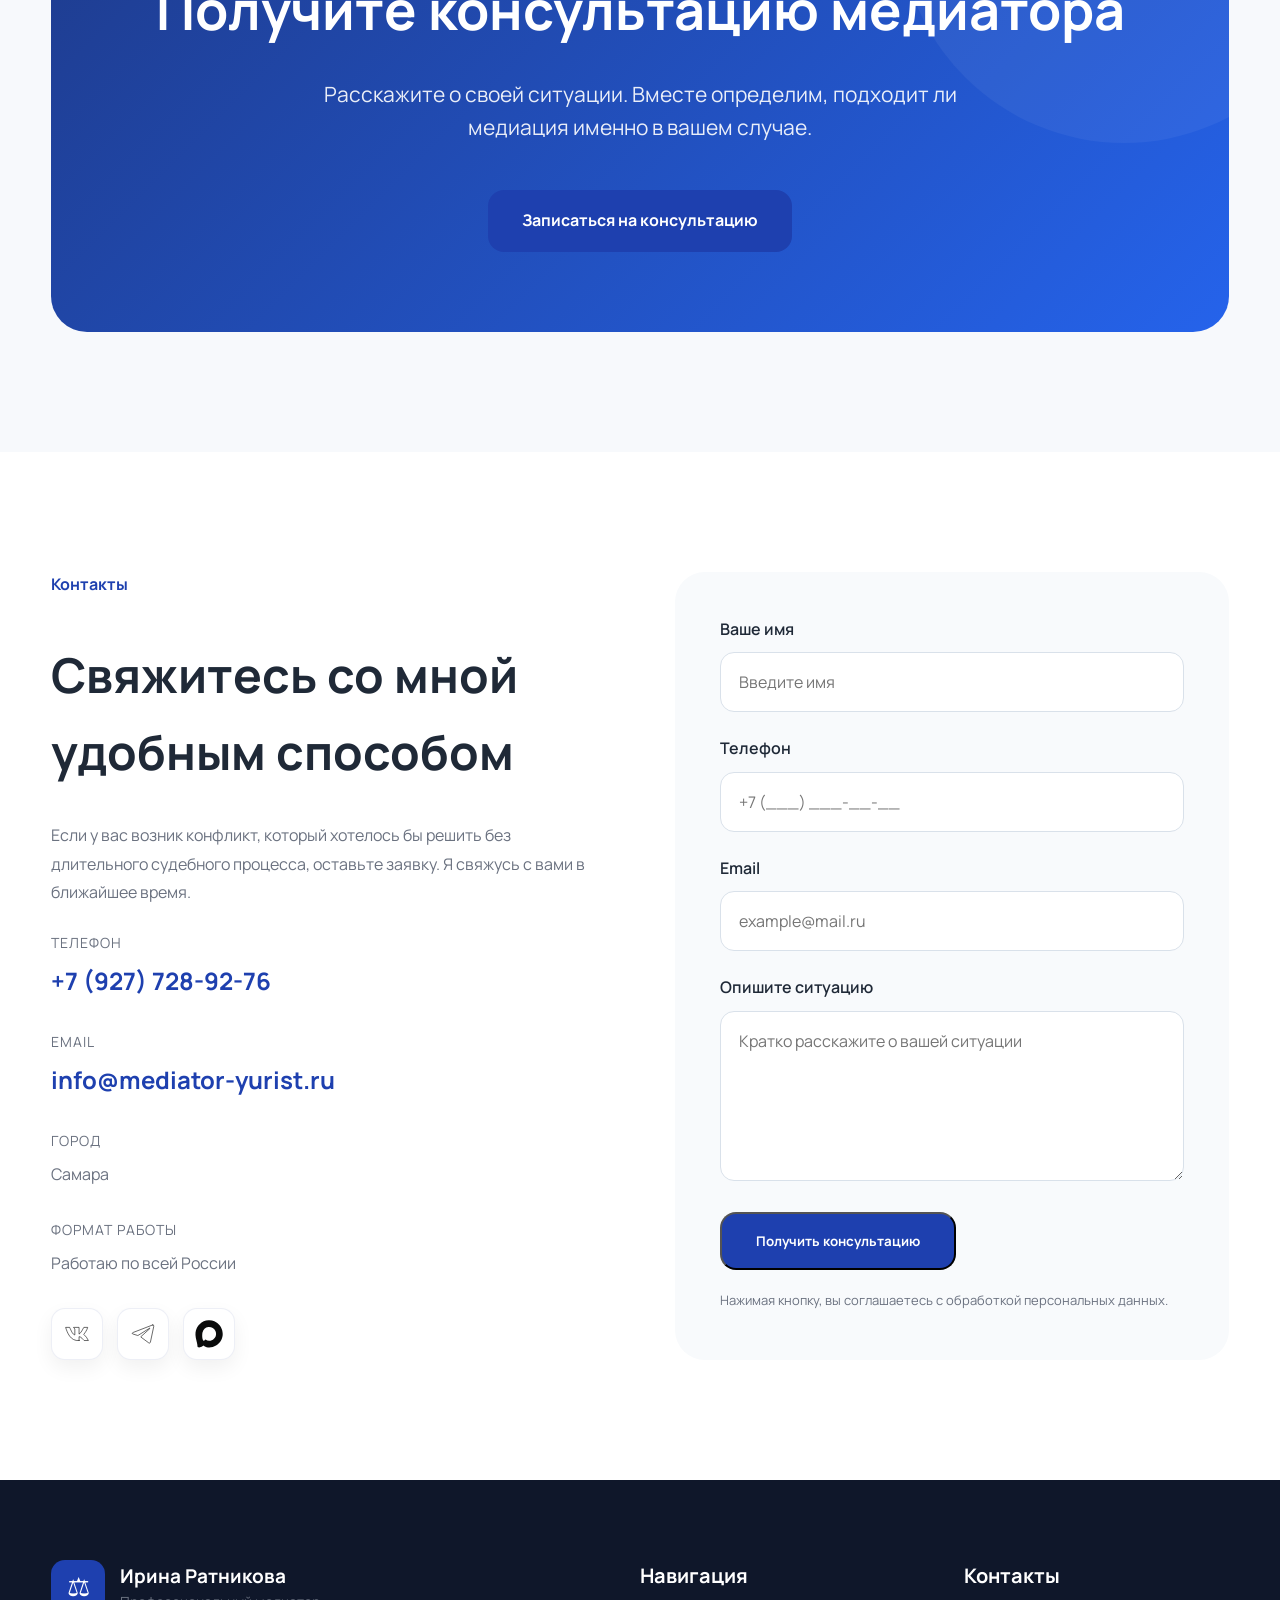
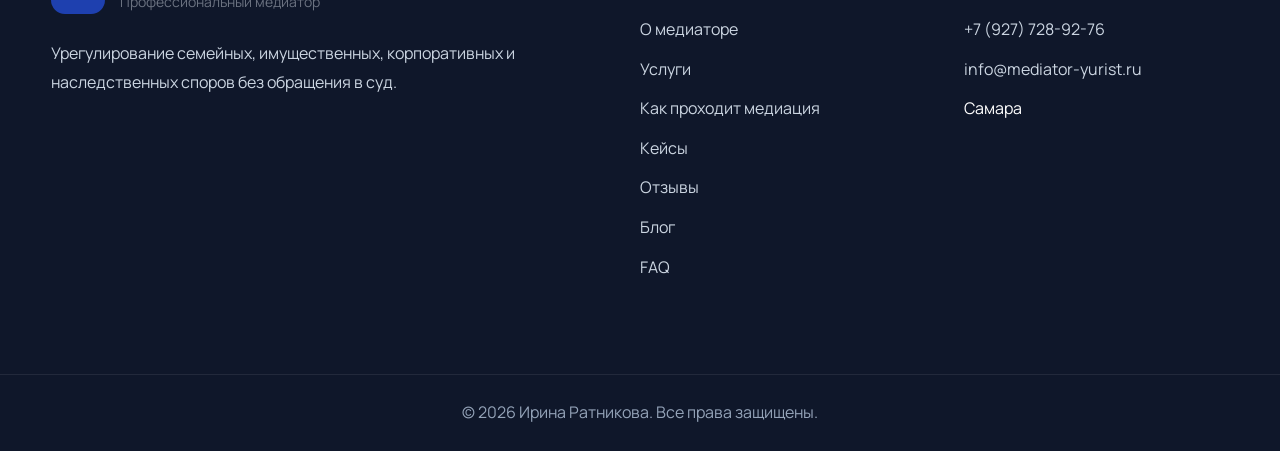
<file: nnovgorod/index.html>
<!DOCTYPE html>
<html lang="ru">

<head>

    <meta charset="UTF-8">

    <meta name="viewport"
          content="width=device-width, initial-scale=1.0">

 <title>Медиатор Нижний Новгород — Ирина Ратникова | Профессиональный медиатор в Нижнем Новгороде</title>
<meta name="description" content="Профессиональный медиатор в Нижнем Новгороде и Нижегородской области. Урегулирование споров без суда. Семейная, корпоративная, наследственная медиация. Запись онлайн.">
<meta name="keywords" content="медиатор Нижний Новгород, медиатор в Нижнем Новгороде, услуги медиатора Нижний Новгород, медиация Нижний Новгород, юрист-медиатор Нижний Новгород, семейный медиатор Нижний Новгород, досудебное урегулирование споров Нижний Новгород, медиатор Нижегородская область, медиация Нижегородская область">
<meta name="geo.position" content="56.328676;44.002386">
<meta name="geo.placename" content="Нижний Новгород">
<meta name="geo.region" content="RU-NIZ">
<link rel="canonical" href="https://mediator-yurist.ru/nnovgorod/">

    <meta name="theme-color"
          content="#1E3A8A">

    <meta property="og:type"
          content="website">

    <meta property="og:title"
          content="Профессиональный медиатор — Ирина Ратникова">

    <meta property="og:description"
          content="Урегулирование конфликтов без суда. Онлайн по всей России.">

    <meta property="og:image"
          content="../images/og.jpg">

    <meta property="og:url"
          content="https://mediator-yurist.ru">

    <link rel="icon"
          href="favicon.ico">

    <link rel="preconnect"
          href="https://fonts.googleapis.com">

    <link rel="preconnect"
          href="https://fonts.gstatic.com"
          crossorigin>


    <link href="https://fonts.googleapis.com/css2?family=Manrope:wght@400;500;600;700;800&display=swap"
          rel="stylesheet">


    <link rel="stylesheet"
          href="../style1.css">

    <link rel="alternate" hreflang="ru-sam" href="https://mediator-yurist.ru/" />
    
    <link rel="alternate" hreflang="ru-spe" href="https://mediator-yurist.ru/spb/" />
    
    <link rel="alternate" hreflang="ru-ta" href="https://mediator-yurist.ru/kazan/" />
    
    <link rel="alternate" hreflang="ru-ore" href="https://mediator-yurist.ru/orenburg/" />
    
    <link rel="alternate" hreflang="ru-sve" href="https://mediator-yurist.ru/ekaterinburg/" />
    
    <link rel="alternate" hreflang="ru-niz" href="https://mediator-yurist.ru/nnovgorod/" />
    
    <link rel="alternate" hreflang="x-default" href="https://mediator-yurist.ru/" />

</head>

<body>

<header class="header">

    <div class="container">

        <a href="https://mediator-yurist.ru"
           class="logo">

            <div class="logo-icon">

                ⚖

            </div>

            <div class="logo-text">

                <strong>

                    Ирина Ратникова

                </strong>

                <span>

                    Юрист • Профессиональный медиатор

                </span>

            </div>

        </a>

<nav class="menu">
    <a href="#about">О медиаторе</a>
    <a href="#services">Услуги</a>
    <a href="#cases">Кейсы</a>
    <a href="#reviews">Отзывы</a>
    <a href="#faq">FAQ</a>
    <a href="#contacts">Контакты</a>
</nav>
        <a href="tel:+79277289276"
           class="phone-button">

            +7 (927) 728-92-76

        </a>

        <button class="burger">

            <span></span>

            <span></span>

            <span></span>

        </button>

    </div>

</header>

<main>

<section class="hero">

   

    <div class="container hero-grid">

        <div class="hero-content">

            <div class="hero-label">

                Работаю в Нижнем Новгороде и по всей России

            </div>

            <h1>

                Урегулирование конфликтов

                <span>

                    без суда

                </span>

            </h1>

            <p class="hero-description">

                Помогаю людям и бизнесу находить взаимовыгодные решения
                без длительных судебных разбирательств.

                Семейные, имущественные,
                наследственные,
                корпоративные
                и коммерческие споры.

            </p>

            <div class="hero-buttons">

                <a href="#contacts"
                   class="btn btn-primary">

                    Получить консультацию

                </a>

                <a href="tel:+79277289276"
                   class="btn btn-secondary">

                    Позвонить

                </a>

            </div>

            <div class="hero-stats">

                <div class="stat">

                    <strong>

                        12+

                    </strong>

                    <span>

                        лет опыта

                    </span>

                </div>

                <div class="stat">

                    <strong>

                        200+

                    </strong>

                    <span>

                        урегулированных конфликтов

                    </span>

                </div>

                <div class="stat">

                    <strong>

                        65%

                    </strong>

                    <span>

                        мировых соглашений

                    </span>

                </div>

            </div>

        </div>

        <div class="hero-image">

           

            <img src="../images/irina.webp"
                 alt="Медиатор Ирина Ратникова">



    </div>

</section>

<section class="services"
         id="services">

    <div class="container">

        <div class="section-title">

            <span>

                Услуги

            </span>

            <h2>

                Помогаю решить конфликт мирным путем

            </h2>

            <p>

                Медиация позволяет найти решение,
                которое устроит все стороны,
                сохранив отношения,
                время
                и деньги.

            </p>

        </div>

        <div class="services-grid">

            <article class="service-card">

                <div class="service-number">

                    01

                </div>

                <h3>

                    Семейная медиация

                </h3>

                <p>

                    Развод,
                    дети,
                    алименты,
                    раздел имущества,
                    семейные конфликты.

                </p>



            </article>

            <article class="service-card">

                <div class="service-number">

                    02

                </div>

                <h3>

                    Корпоративная медиация

                </h3>

                <p>

                    Конфликты между партнерами,
                    участниками бизнеса
                    и руководителями компаний.

                </p>

  

            </article>

            </article>

        </div>

    </div>

</section>

<section class="about"
         id="about">

    <div class="container about-grid">

        <div class="about-image">

            <img src="../images/irina.webp"
                 alt="Ирина Ратникова">

        </div>

        <div class="about-content">

            <span class="section-label">

                О медиаторе

            </span>

            <h2>

                Когда договориться самостоятельно уже сложно —
                помогает медиатор

            </h2>

            <p>

                Меня зовут Ирина Ратникова.

                Я профессиональный юрист и медиатор.

                Моя задача —
                не определить победителя,
                а помочь сторонам самостоятельно
                найти решение,
                которое устроит всех участников конфликта.

            </p>

            <p>

                Медиация позволяет сохранить отношения,
                избежать многомесячных судебных процессов
                и существенно сократить расходы.

            </p>

            <div class="about-features">

                <div class="feature">

                    <div class="feature-icon">

                        ✓

                    </div>

                    <span>

                        Более 12 лет юридической практики

                    </span>

                </div>

                <div class="feature">

                    <div class="feature-icon">

                        ✓

                    </div>

                    <span>

                        Работа по Федеральному закону №193-ФЗ

                    </span>

                </div>

                <div class="feature">

                    <div class="feature-icon">

                        ✓

                    </div>

                    <span>

                        Полная конфиденциальность процедуры

                    </span>

                </div>

                <div class="feature">

                    <div class="feature-icon">

                        ✓

                    </div>

                    <span>

                        Работаю очно 

                    </span>

                </div>

            </div>

            <a href="#contacts"
               class="btn btn-primary">

                Записаться на консультацию

            </a>

        </div>

    </div>

</section>

<section class="process"
         id="process">

    <div class="container">

        <div class="section-title">

            <span>

                Как проходит медиация

            </span>

            <h2>

                Всего четыре понятных шага

            </h2>

        </div>

        <div class="process-grid">

            <div class="process-item">

                <div class="process-number">

                    01

                </div>

                <h3>

                    Консультация

                </h3>

                <p>

                    Анализируем ситуацию,
                    определяем возможность
                    проведения медиации.

                </p>

            </div>

            <div class="process-item">

                <div class="process-number">

                    02

                </div>

                <h3>

                    Переговоры

                </h3>

                <p>

                    Организуем конструктивный диалог,
                    обсуждаем интересы
                    каждой стороны.

                </p>

            </div>

            <div class="process-item">

                <div class="process-number">

                    03

                </div>

                <h3>

                    Соглашение

                </h3>

                <p>

                    Закрепляем достигнутые
                    договоренности
                    в письменном виде.

                </p>

            </div>

            <div class="process-item">

                <div class="process-number">

                    04

                </div>

                <h3>

                    Завершение спора

                </h3>

                <p>

                    Конфликт урегулирован,
                    стороны получают
                    взаимовыгодное решение.

                </p>

            </div>

        </div>

    </div>

</section>

<section class="benefits">

    <div class="container">

        <div class="section-title">

            <span>

                Почему медиация

            </span>

  

        </div>

        <div class="benefits-grid">

            <div class="benefit-card">

                <h3>

                    Экономия времени и средств

                </h3>

                <p>

                    Большинство конфликтов
                    удаётся решить
                    за несколько встреч.

                </p>

            </div>

            <div class="benefit-card">

                <h3>

                    Конфиденциальность

                </h3>

                <p>

                    Все переговоры
                    проходят
                    без публичного разбирательства.

                </p>

            </div>

            <div class="benefit-card">

                <h3>

                    Сохранение отношений

                </h3>

                <p>

                    Особенно важно
                    для семьи,
                    бизнеса
                    и наследственных вопросов.

                </p>

            </div>

        </div>

    </div>

</section>

<!-- ============================================================ -->
<!-- КЕЙСЫ -->
<!-- ============================================================ -->
<section class="cases" id="cases">

    <div class="container">

        <div class="section-title">

            <span>Практика</span>

            <h2>из практики...</h2>

            <p>Каждая ситуация индивидуальна, имена изменены, но факты реальны.</p>

        </div>

        <div class="cases-grid">

            <article class="case-card">

                <div class="case-category">Наследственный спор</div>

                <h3>🕯️ Наследство героя СВО: история длиною в жизнь</h3>

                <p><strong>Суть:</strong> Отец ушел из семьи, когда сыну было 3 месяца. Спустя 30 лет, когда сын героически погиб в зоне СВО, «отец» попытался получить наследство и льготы.</p>

                <p><strong>Сложность:</strong> Ответчик строил защиту на лжи, пытаясь доказать «близкую духовную связь».</p>

                <p><strong>Результат:</strong> Суд признал «отца» недостойным наследником, лишив его прав на выплаты и льготы. Память бойца защищена.</p>

            </article>

            <article class="case-card">

                <div class="case-category">Земельный спор</div>

                <h3>⚡ 309 596 ₽ против 38 000 ₽: как мы оспорили публичный сервитут</h3>

                <p><strong>Суть:</strong> ПАО «Россети Волга» установило публичный сервитут на участок, предложив компенсацию всего 38 000 рублей.</p>

                <p><strong>Сложность:</strong> Строительная техника зашла на участок без уведомления. На первом заседании судья заявила о косвенном конфликте интересов.</p>

                <p><strong>Результат:</strong> Суд взыскал 309 596 рублей соразмерной платы, 360 000 рублей расходов на экспертизу и обязал провести рекультивацию земель.</p>

            </article>

            <article class="case-card">

                <div class="case-category">Наследственные долги</div>

                <h3>🏠 Наследство с долгами: снизили сумму на 247 000 ₽</h3>

                <p><strong>Суть:</strong> 18-летняя Ирина унаследовала квартиру вместе с долгами за ЖКУ на сумму более 1 миллиона рублей.</p>

                <p><strong>Сложность:</strong> Ресурсоснабжающие организации начали списывать деньги со счетов. Ирина хотела отказаться от наследства, но суд ей отказал.</p>

                <p><strong>Результат:</strong> Общую сумму задолженности снизили на 247 000 рублей. В январе 2026 года Ирина получила свидетельство о праве на наследство без долгов.</p>

            </article>

            <article class="case-card">

                <div class="case-category">Раздел имущества</div>

                <h3>🚗 Раздел кредитного автомобиля и земельного участка</h3>

                <p><strong>Суть:</strong> Артем, победивший онкологию, решил разделить имущество с бывшей супругой: кредитный автомобиль, земельный участок и бытовую технику.</p>

                <p><strong>Сложность:</strong> Жена демонстрировала резкое непринятие и эмоциональную реакцию.</p>

                <p><strong>Результат:</strong> Ирине — земельный участок, Артему — автомобиль и техника с незначительной выплатой компенсации. Медиативное соглашение утверждено нотариусом.</p>

            </article>

        </div>

    </div>

</section>

<!-- ============================================================ -->
<!-- ОТЗЫВЫ -->
<!-- ============================================================ -->
<section class="reviews" id="reviews">

    <div class="container">

        <div class="section-title">

            <span>Отзывы</span>

            <h2>что говорят клиенты...</h2>

            <p>Реальные отзывы людей, которым я помогла найти решение.</p>

        </div>

        <div class="reviews-grid">

            <article class="review-card">

                <div class="review-stars">★★★★★</div>

                <p>«Спасибо тебе! Мы очень рады, что встретились с вами. Советую юридическую помощь — обращайтесь к Ирине Ратниковой. 2025 год — наша семья уже в собственной квартире. Спасибо Ирине в первую очередь!»</p>

                <strong>Термине Еганян</strong>

                <span class="review-type">Клиент</span>

            </article>

            <article class="review-card">

                <div class="review-stars">★★★★★</div>

                <p>«Ирина, мы благодарны Вам, что прошли этот путь к победе с нами! Спасибо, что помогли решить вопрос. Столкнувшись с такой ситуацией, я просто в шоке от халатности банков… их служба безопасности видимо не работает от слова "совсем".»</p>

                <strong>Мария Абкеримова</strong>

                <span class="review-type">Клиент</span>

            </article>

            <article class="review-card">

                <div class="review-stars">★★★★★</div>

                <p>«Ирина, спасибо Вам! Лучшая и юридическая, и человеческая поддержка 🙏 Очень грамотно и четко подошли к делу, рад, что доверился именно Вам 💯 Прекрасно подбираете пути решения в любой конфликтной ситуации.»</p>

                <strong>Сергей Белоконь</strong>

                <span class="review-type">Клиент</span>

            </article>

            <article class="review-card">

                <div class="review-stars">★★★★★</div>

                <p>«Сразу видно, что человек с огромным опытом! Не как многие "юристы", которые купили диплом и на каждый заданный вопрос лезут в интернет за ответом. И самое главное, Ирина Александровна не гонится за деньгами, для неё главное — помочь человеку. Спасибо Вам за то, что Вы делаете для людей.»</p>

                <strong>Андрей Хозяинов</strong>

                <span class="review-type">Клиент</span>

            </article>

        </div>

    </div>

</section>

<!-- ============================================================ -->
<!-- БЛОГ -->
<!-- ============================================================ -->
<section class="blog" id="blog">

    <div class="container">

        <div class="section-title">

            <span>Блог</span>

            <h2>размышления медиатора...</h2>

            <p>Полезные статьи, личный опыт и профессиональные заметки.</p>

        </div>

        <div class="blog-grid">

            <article class="blog-card">

                <div class="blog-date">📅 15 июня 2026</div>

                <h3>📸 Фотография и авторское право</h3>

                <p>Развитие интернета и социальных сетей дало новый импульс в развитии профессиональной фотографии. Автор, правообладатель и собственник фотографии — кто есть кто? Рекомендации для авторов и заказчиков...</p>

                <a href="https://vk.ru/wall710420871_689" class="blog-link">Читать далее →</a>

            </article>

            <article class="blog-card">

                <div class="blog-date">📅 2 июня 2026</div>

                <h3>💫 Будьте собой — остальное сложится</h3>

                <p>Социальные сети «диктуют стандарты», как мы должны выглядеть и жить. Не бойтесь быть собой, даже если кто-то не поймет. Следуйте своим путем и принимайте свои сильные и слабые стороны...</p>

                <a href="https://vk.ru/wall710420871_695" class="blog-link">Читать далее →</a>

            </article>

            <article class="blog-card">

                <div class="blog-date">📅 18 мая 2026</div>

                <h3>🎭 Манипуляция — это тоже игра</h3>

                <p>На днях завершила прочтение романа «Игра в бисер», в котором Г. Гессе виртуозно замаскировал «идеальную» модель манипуляции. Манипуляция — это тоже игра. Но чья это игра, и кто в ней побеждает?</p>

                <a href="https://vk.ru/wall710420871_669" class="blog-link">Читать далее →</a>

            </article>

        </div>

    </div>

</section>

<section class="faq"
         id="faq">

    <div class="container">

        <div class="section-title">

            <span>

                FAQ

            </span>

            <h2>

                Часто задаваемые вопросы

            </h2>

        </div>

        <div class="faq-list">

            <details class="faq-item" open>

                <summary>

                    Что такое медиация?

                </summary>

                <p>

                    Медиация —
                    это добровольная процедура
                    урегулирования спора
                    при участии независимого медиатора.

                </p>

            </details>



            <details class="faq-item">

                <summary>

                    Является ли соглашение обязательным?

                </summary>

                <p>

                    Соглашение подписывается
                    добровольно обеими сторонами
                    и имеет юридическую силу
                    в предусмотренных законом случаях.

                </p>

            </details>

            <details class="faq-item">

                <summary>

                    Сколько длится процедура?

                </summary>

                <p>

                    Обычно
                    от одной
                    до нескольких встреч,
                    в зависимости
                    от сложности ситуации.

                </p>

            </details>

 

        </div>

    </div>

</section>

<section class="cta">

    <div class="container">

        <div class="cta-box">

            <span>

                Остались вопросы?

            </span>

            <h2>

                Получите консультацию медиатора

            </h2>

            <p>

                Расскажите о своей ситуации.
                Вместе определим,
                подходит ли медиация
                именно в вашем случае.

            </p>

            <a href="#contacts"
               class="btn btn-primary">

                Записаться на консультацию

            </a>

        </div>

    </div>

</section>

<section class="contacts" id="contacts">

    <div class="container contacts-grid">

        <div class="contacts-info">

            <span class="section-label">

                Контакты

            </span>

            <h2>

                Свяжитесь со мной
                удобным способом

            </h2>

            <p>

                Если у вас возник конфликт,
                который хотелось бы решить
                без длительного судебного процесса,
                оставьте заявку.
                Я свяжусь с вами
                в ближайшее время.

            </p>

            <div class="contact-item">

                <div class="contact-title">

                    Телефон

                </div>

                <a href="tel:+79277289276">

                    +7 (927) 728-92-76

                </a>

            </div>

            <div class="contact-item">

                <div class="contact-title">

                    Email

                </div>

                <a href="mailto:info@mediator-yurist.ru">

                    info@mediator-yurist.ru

                </a>

            </div>

            <div class="contact-item">

                <div class="contact-title">

                    Город

                </div>

                <p>

                    Самара

                </p>

            </div>

            <div class="contact-item">

                <div class="contact-title">

                    Формат работы

                </div>

                <p>

                    Работаю
                    по всей России

                </p>

            </div>
       <div class="social-links">

      <a href="https://vk.ru/id710420871"
       class="social-link"
       target="_blank"
       rel="noopener noreferrer"
       aria-label="ВКонтакте">

        <img src="../images/vk.svg"
             alt="ВКонтакте">

    </a>

    <a href="https://t.me/uristRatnikovaIA"
       class="social-link"
       target="_blank"
       rel="noopener noreferrer"
       aria-label="Telegram">

        <img src="../images/telegram.svg"
             alt="Telegram">

    </a>

    <a href="https://max.ru/"
       class="social-link"
       target="_blank"
       rel="noopener noreferrer"
       aria-label="MAX">

        <img src="../images/Max.svg"
             alt="MAX">

    </a>

        
        </div>
        </div>

        <div class="contacts-form">

            <form id="contactForm">

                <div class="form-group">

                    <label>

                        Ваше имя

                    </label>

                    <input
                        type="text"
                        name="name"
                        placeholder="Введите имя"
                        required>

                </div>

                <div class="form-group">

                    <label>

                        Телефон

                    </label>

                    <input
                        type="tel"
                        name="phone"
                        placeholder="+7 (___) ___-__-__"
                        required>

                </div>

                <div class="form-group">

                    <label>

                        Email

                    </label>

                    <input
                        type="email"
                        name="email"
                        placeholder="example@mail.ru">

                </div>

                <div class="form-group">

                    <label>

                        Опишите ситуацию

                    </label>

                    <textarea
                        name="message"
                        rows="6"
                        placeholder="Кратко расскажите о вашей ситуации"></textarea>

                </div>

                <button
                    class="btn btn-primary"
                    type="submit">

                    Получить консультацию

                </button>

                <small>

                    Нажимая кнопку,
                    вы соглашаетесь
                    с обработкой персональных данных.

                </small>

            </form>

        </div>

    </div>

</section>

</main>

<footer class="footer">

    <div class="container footer-grid">

        <div class="footer-about">

            <div class="logo">

                <div class="logo-icon">

                    ⚖

                </div>

                <div class="logo-text">

                    <strong>

                        Ирина Ратникова

                    </strong>

                    <span>

                        Профессиональный медиатор

                    </span>

                </div>

            </div>

            <p>

                Урегулирование семейных,
                имущественных,
                корпоративных
                и наследственных споров
                без обращения в суд.

            </p>

        </div>

        <div>

            <h4>

                Навигация

            </h4>

            <ul>

                <li>

                    <a href="#about">

                        О медиаторе

                    </a>

                </li>

                <li>

                    <a href="#services">

                        Услуги

                    </a>

                </li>

                <li>

                    <a href="#process">

                        Как проходит медиация

                    </a>

                </li>

                <li>

                    <a href="#cases">

                        Кейсы

                    </a>

                </li>

                <li>

                    <a href="#reviews">

                        Отзывы

                    </a>

                </li>

                <li>

                    <a href="#blog">

                        Блог

                    </a>

                </li>

                <li>

                    <a href="#faq">

                        FAQ

                    </a>

                </li>

            </ul>

        </div>

        <div>

            <h4>

                Контакты

            </h4>

            <ul>

                <li>

                    <a href="tel:+79277289276">

                        +7 (927) 728-92-76

                    </a>

                </li>

                <li>

                    <a href="mailto:info@mediator-yurist.ru">

                        info@mediator-yurist.ru

                    </a>

                </li>

                <li>

                    Самара

                </li>

            </ul>

        </div>

    </div>

    <div class="footer-bottom">

        <div class="container">

            <p>

                © 2026 Ирина Ратникова.
                Все права защищены.

            </p>

        </div>

    </div>

</footer>

<script type="application/ld+json">
{
  "@context":"https://schema.org",
  "@type":"LegalService",
  "name":"Ирина Ратникова",
  "description":"Профессиональный медиатор и юрист",
  "url":"https://mediator-yurist.ru",
  "telephone":"+79277289276",
  "address":{
      "@type":"PostalAddress",
      "addressLocality":"Самара",
      "addressCountry":"RU"
  },
  "areaServed":"Россия"
}
</script>

<script src="../script.js"></script>

</body>


</html>
</file>
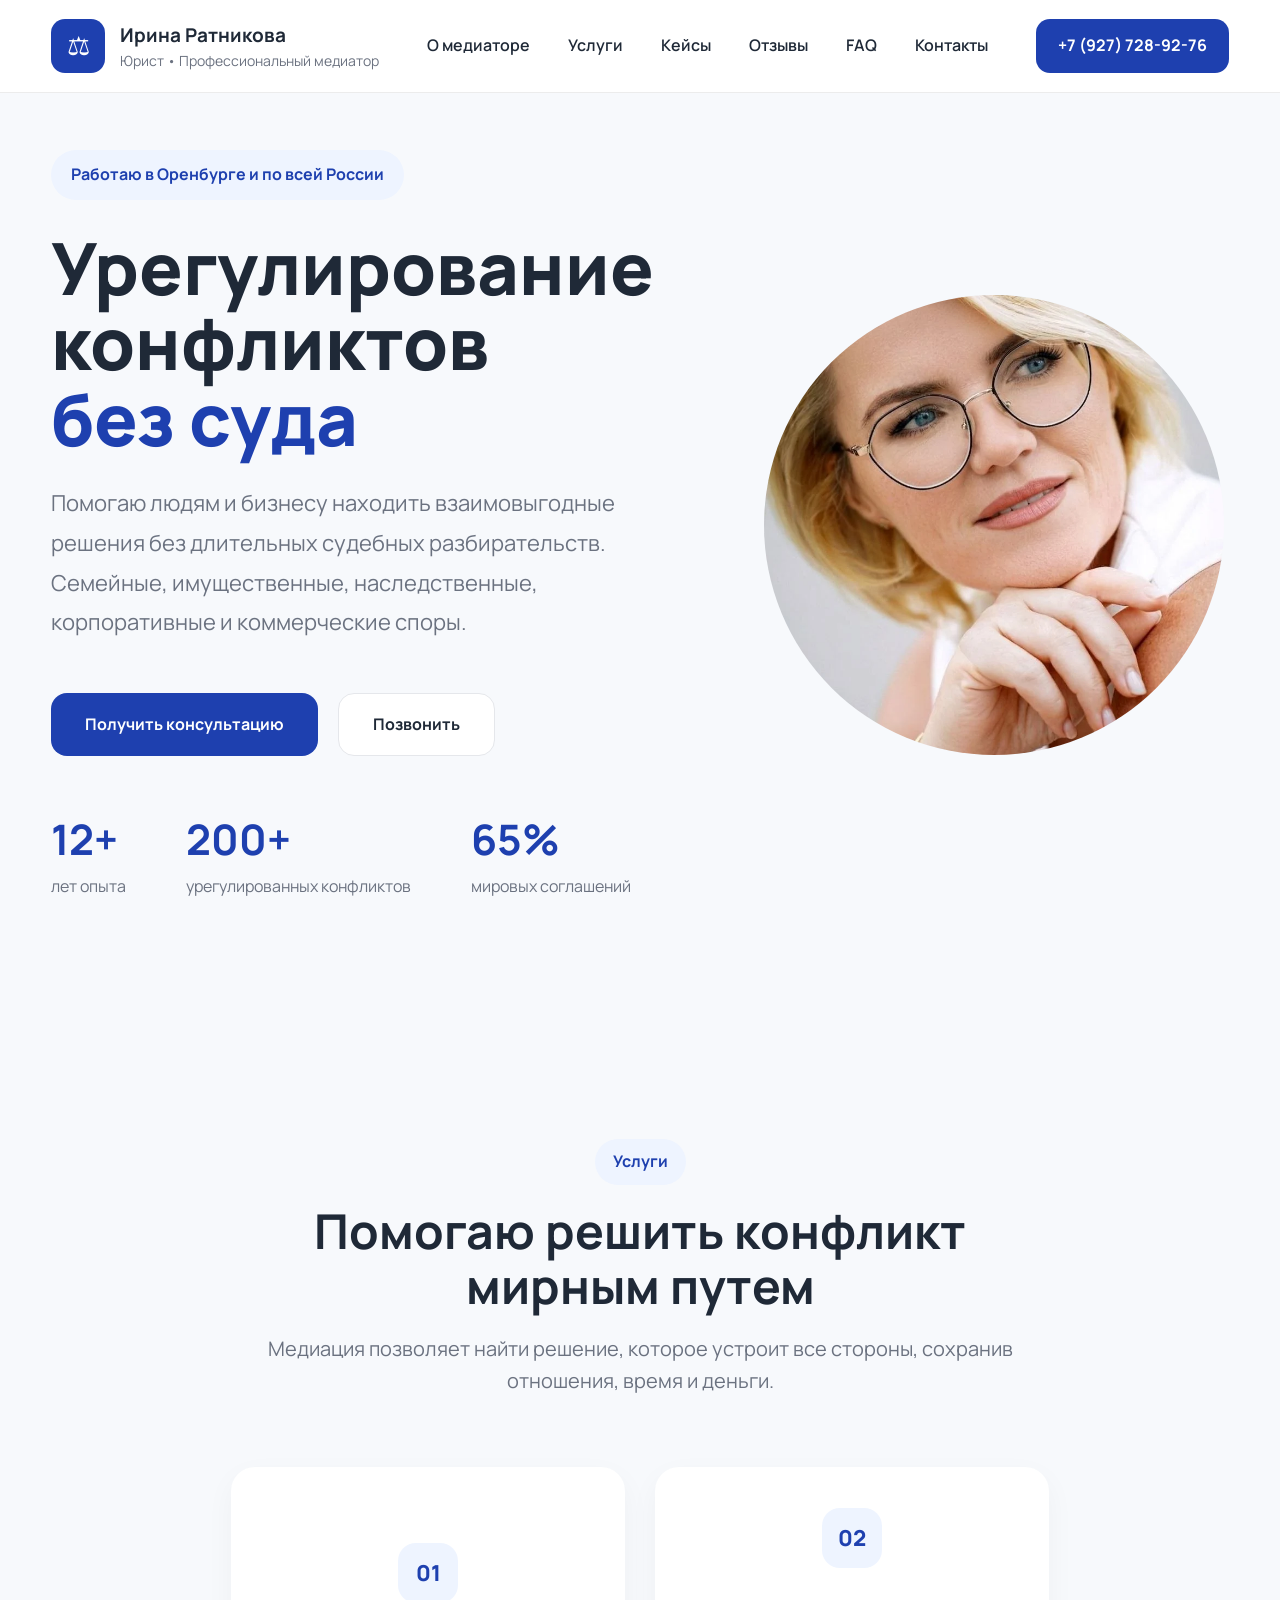
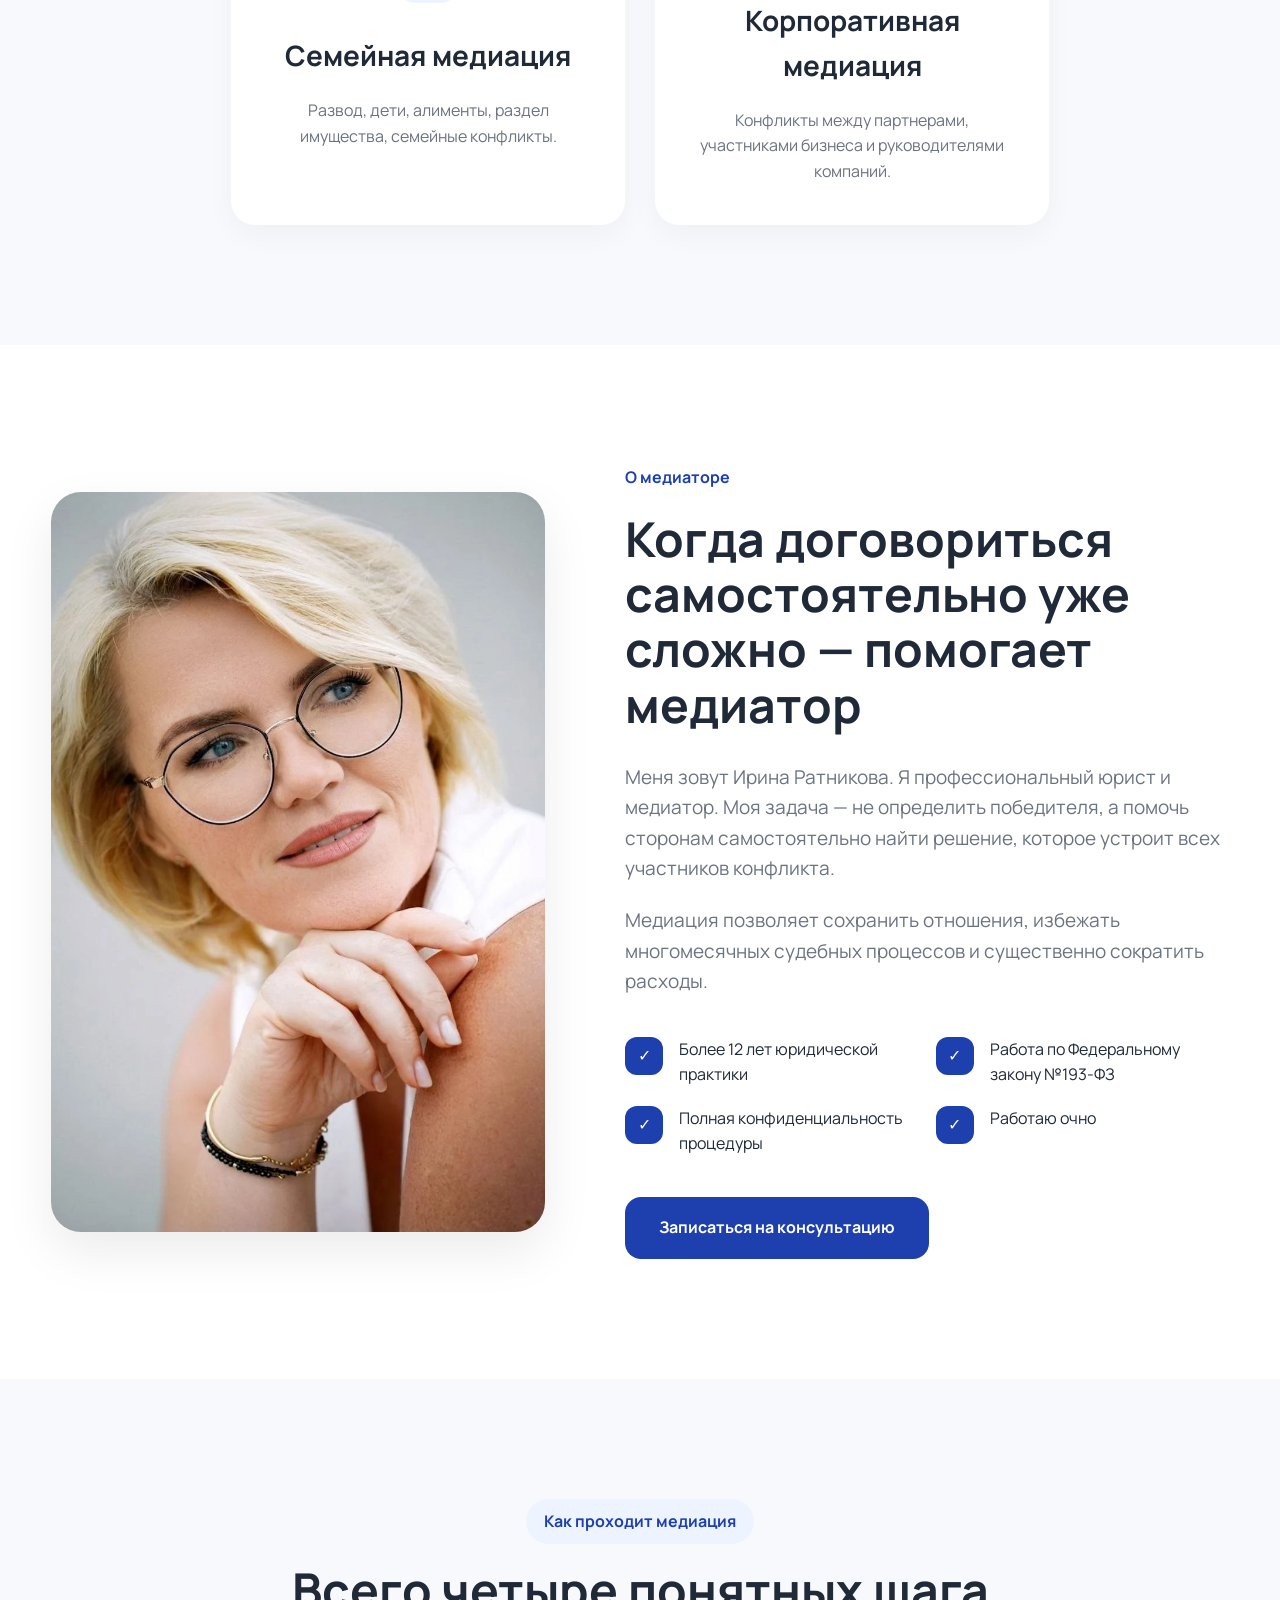
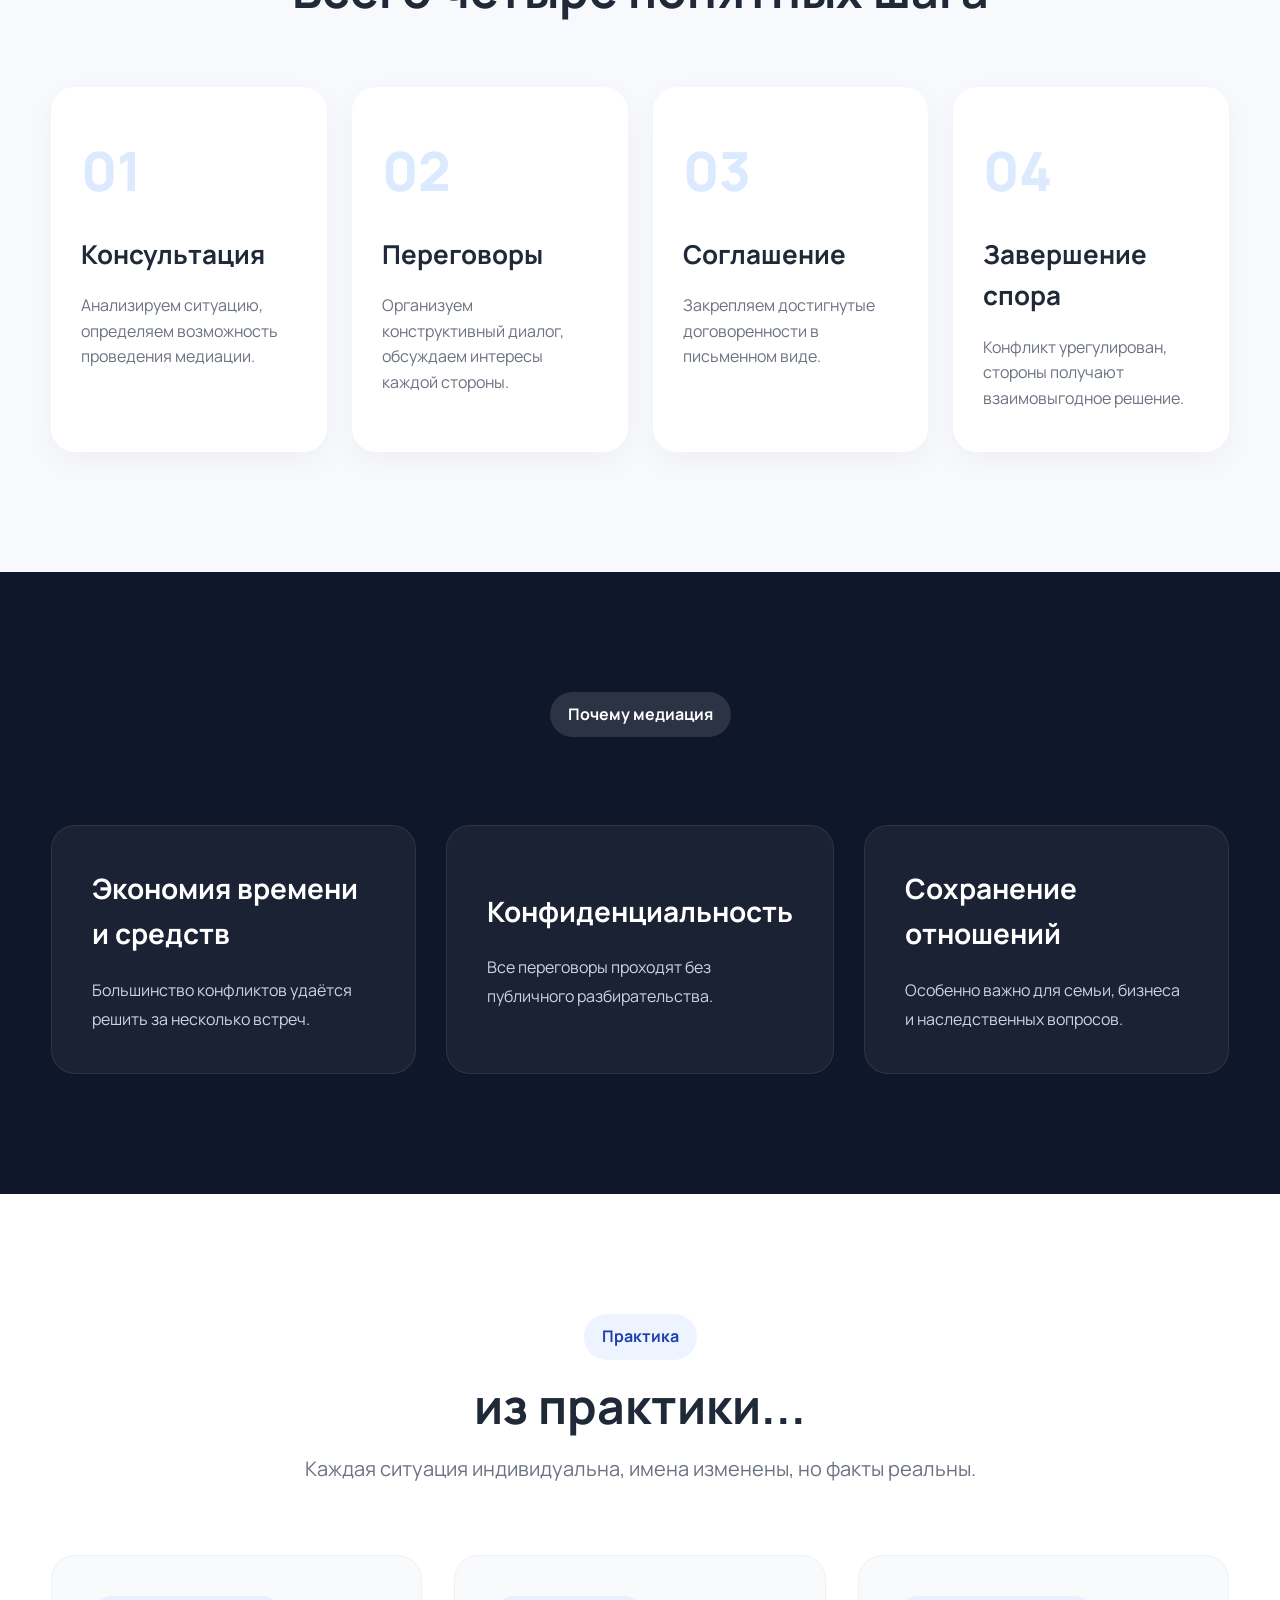
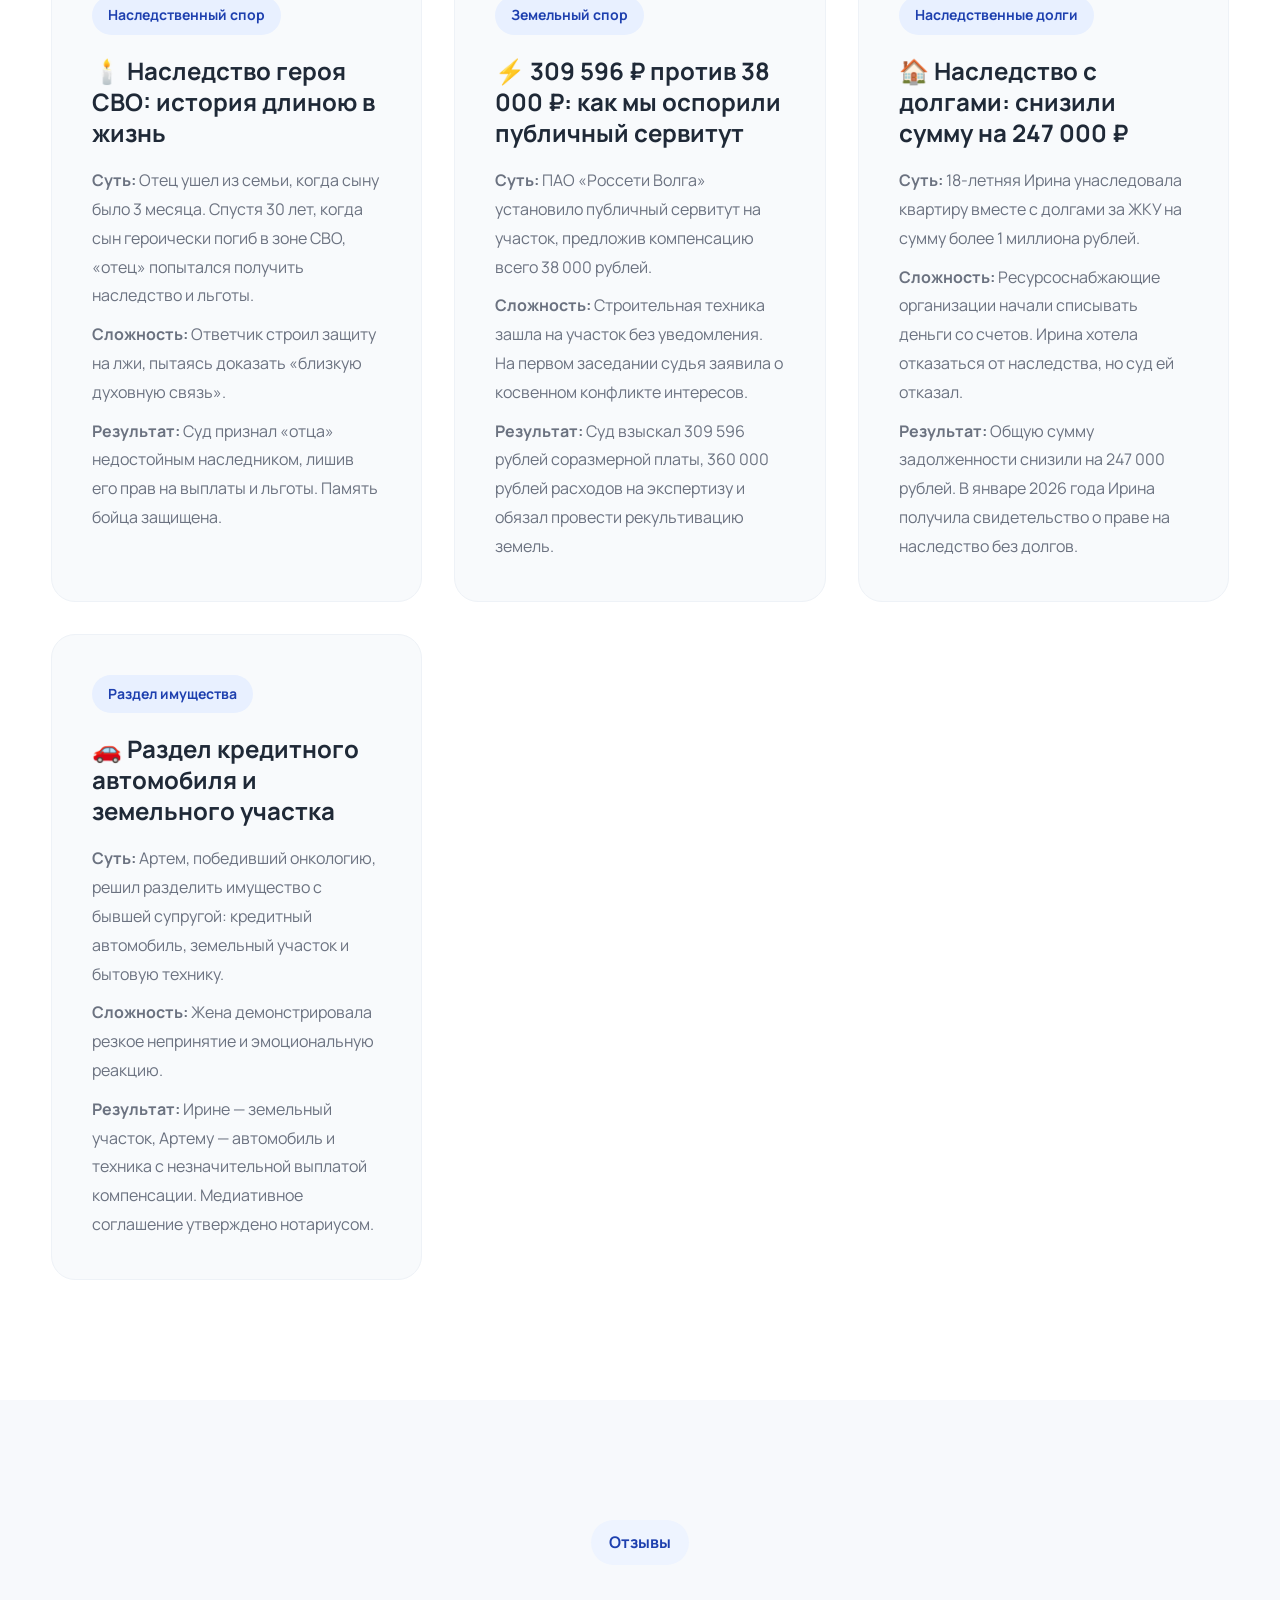
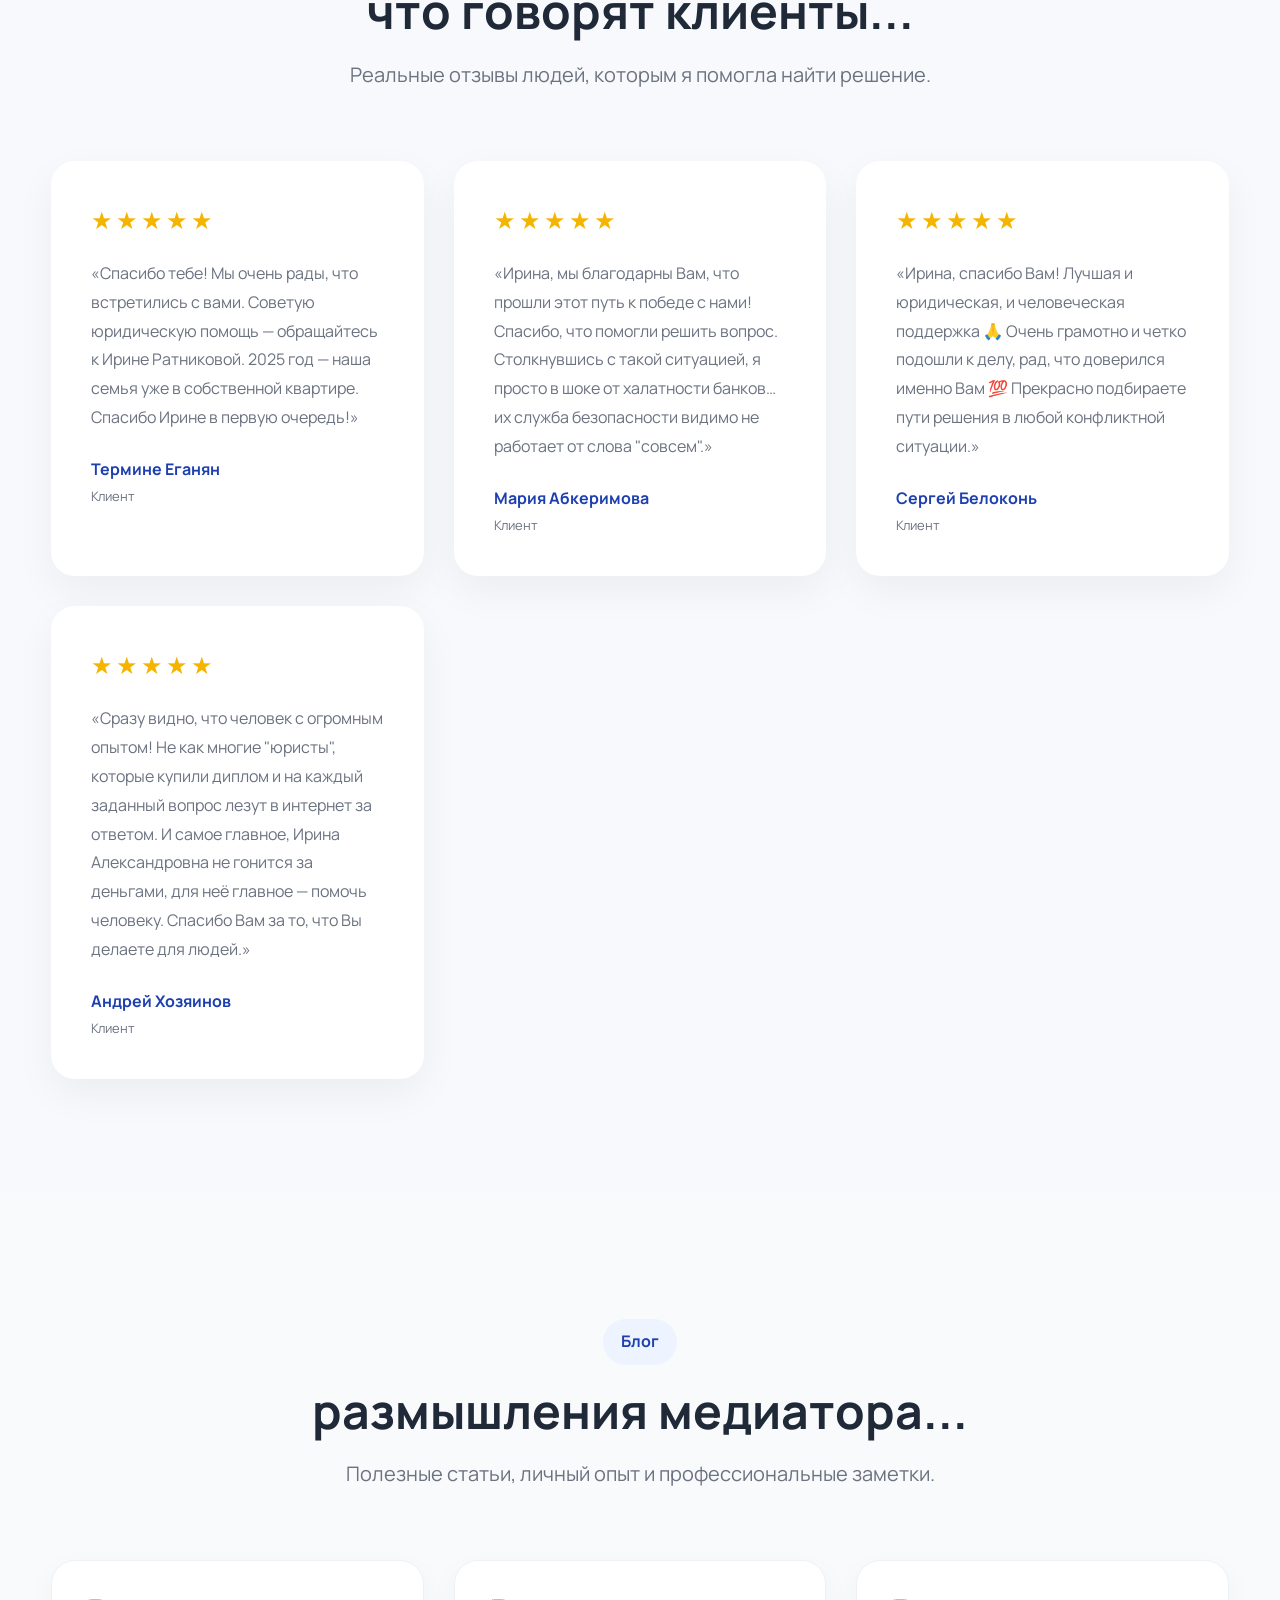
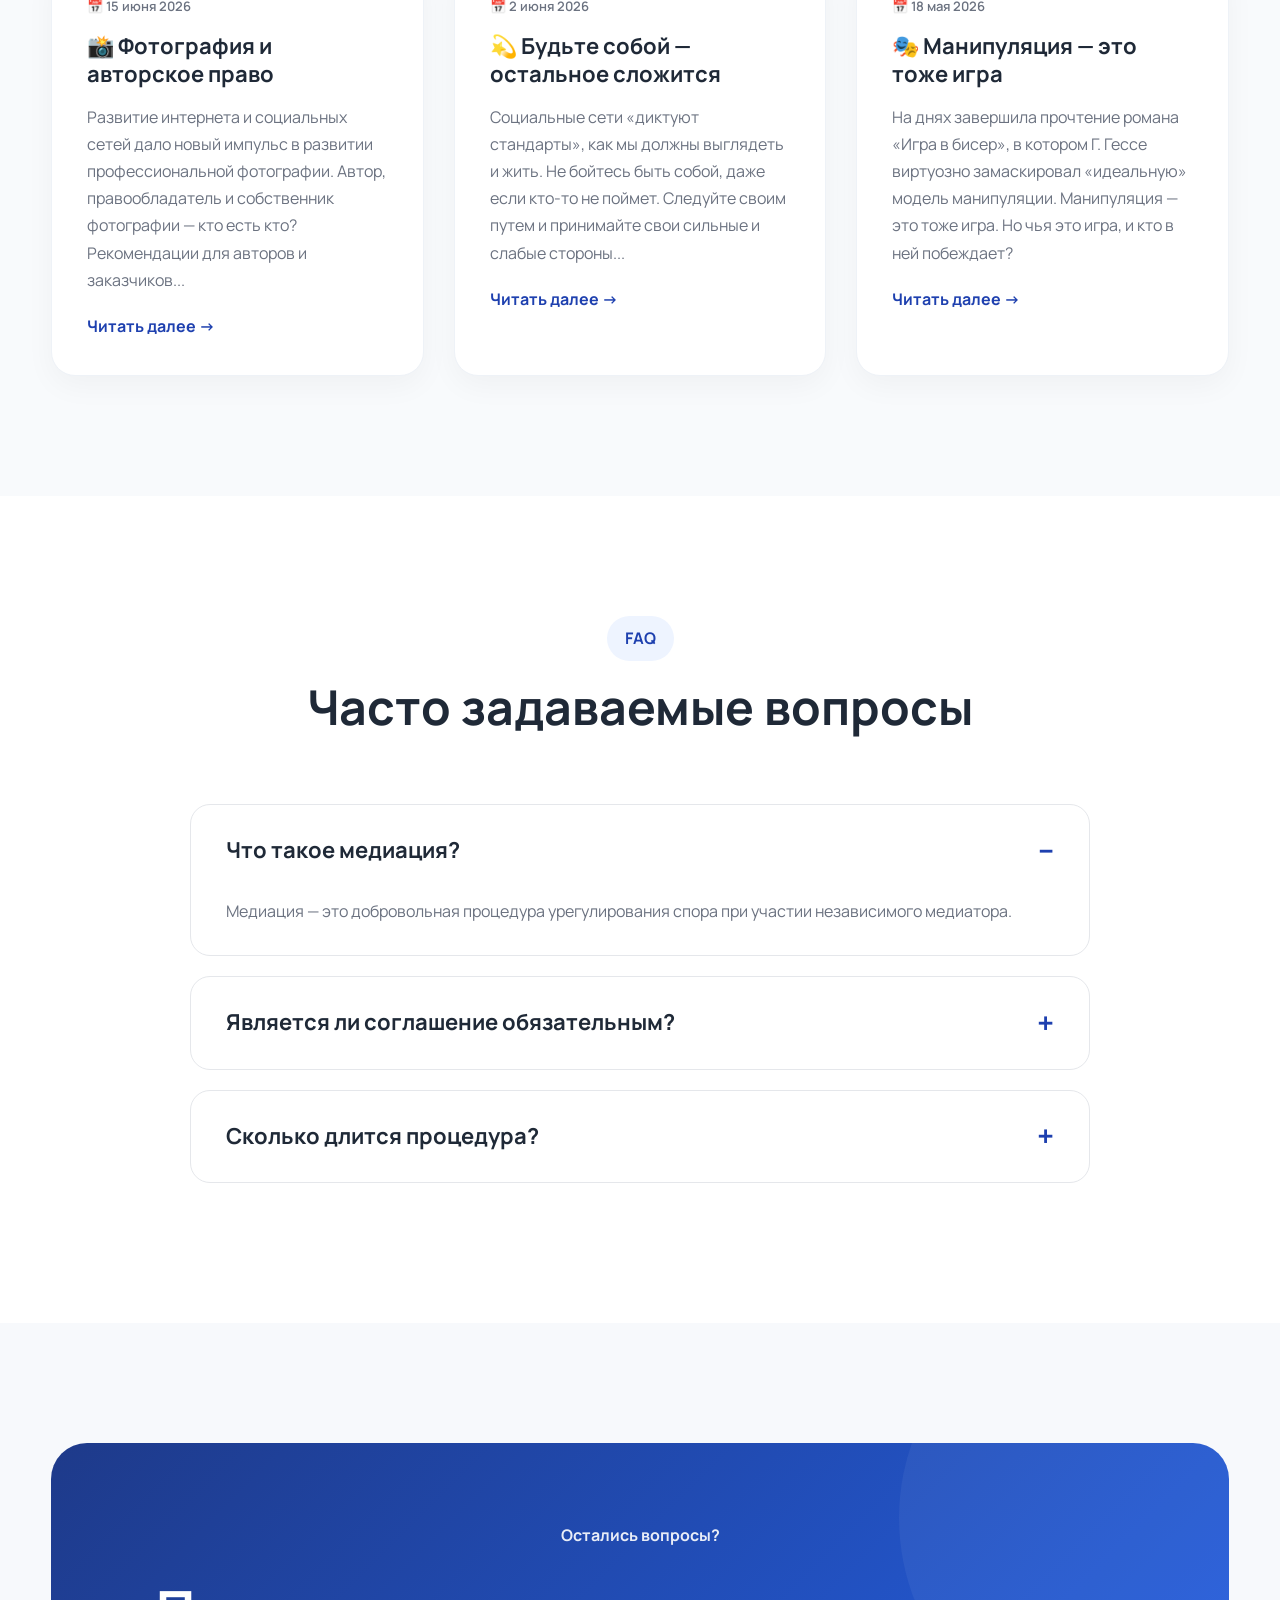
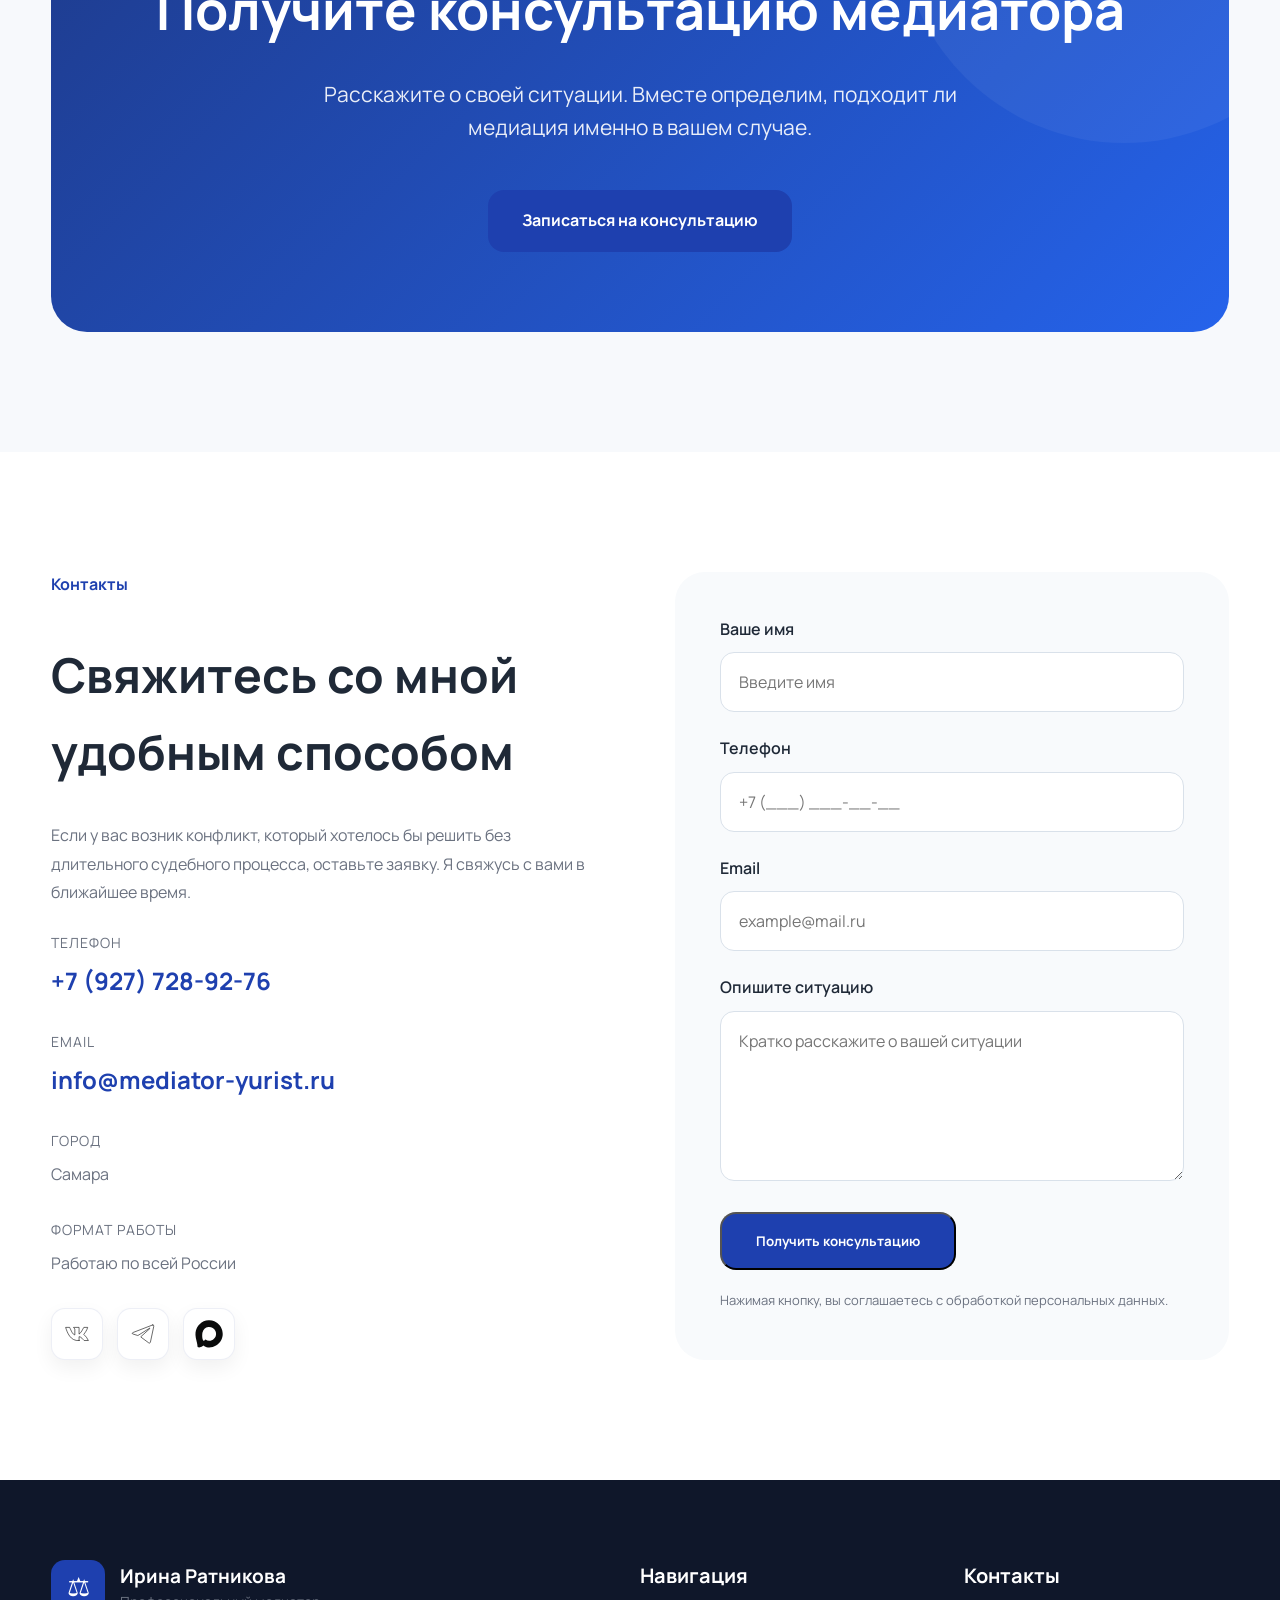
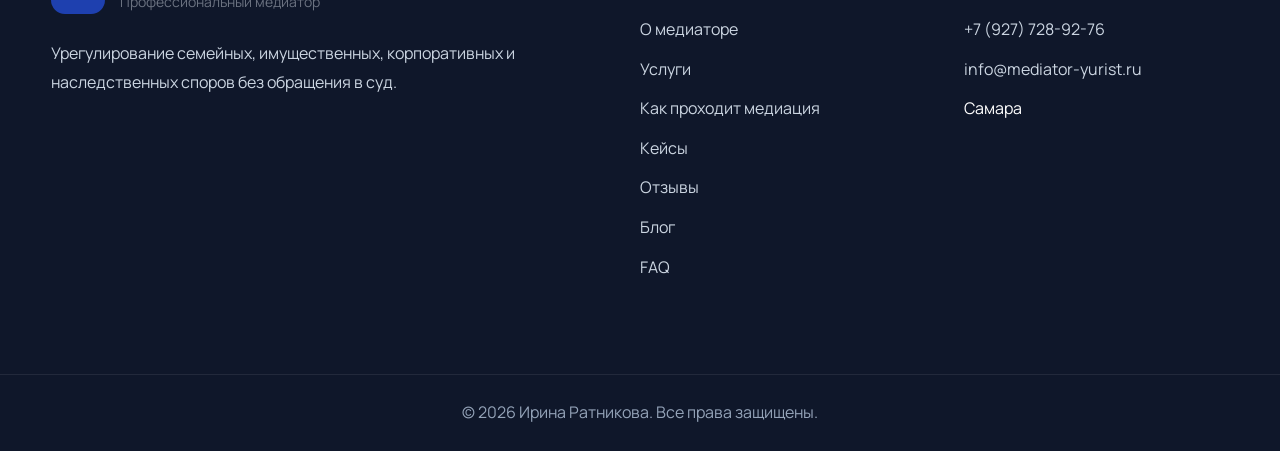
<file: orenburg/index.html>
<!DOCTYPE html>
<html lang="ru">

<head>

    <meta charset="UTF-8">

    <meta name="viewport"
          content="width=device-width, initial-scale=1.0">

<title>Медиатор Оренбург — Ирина Ратникова | Профессиональный медиатор в Оренбурге</title>
<meta name="description" content="Профессиональный медиатор в Оренбурге и Оренбургской области. Урегулирование споров без суда. Семейная, корпоративная, наследственная медиация. Запись онлайн.">
<meta name="keywords" content="медиатор Оренбург, медиатор в Оренбурге, услуги медиатора Оренбург, медиация Оренбург, юрист-медиатор Оренбург, семейный медиатор Оренбург, досудебное урегулирование споров Оренбург, медиатор Оренбургская область, медиация Оренбургская область">
<meta name="geo.position" content="51.768199;55.096955">
<meta name="geo.placename" content="Оренбург">
<meta name="geo.region" content="RU-ORE">
<link rel="canonical" href="https://mediator-yurist.ru/orenburg/">

    <meta name="theme-color"
          content="#1E3A8A">

    <meta property="og:type"
          content="website">

    <meta property="og:title"
          content="Профессиональный медиатор — Ирина Ратникова">

    <meta property="og:description"
          content="Урегулирование конфликтов без суда. Онлайн по всей России.">

    <meta property="og:image"
          content="../../images/og.jpg">

    <meta property="og:url"
          content="https://mediator-yurist.ru">

    <link rel="icon"
          href="favicon.ico">

    <link rel="preconnect"
          href="https://fonts.googleapis.com">

    <link rel="preconnect"
          href="https://fonts.gstatic.com"
          crossorigin>


    <link href="https://fonts.googleapis.com/css2?family=Manrope:wght@400;500;600;700;800&display=swap"
          rel="stylesheet">


    <link rel="stylesheet"
          href="../style1.css">

    <link rel="alternate" hreflang="ru-sam" href="https://mediator-yurist.ru/" />
    
    <link rel="alternate" hreflang="ru-spe" href="https://mediator-yurist.ru/spb/" />
    
    <link rel="alternate" hreflang="ru-ta" href="https://mediator-yurist.ru/kazan/" />
    
    <link rel="alternate" hreflang="ru-ore" href="https://mediator-yurist.ru/orenburg/" />
    
    <link rel="alternate" hreflang="ru-sve" href="https://mediator-yurist.ru/ekaterinburg/" />
    
    <link rel="alternate" hreflang="ru-niz" href="https://mediator-yurist.ru/nnovgorod/" />
    
    <link rel="alternate" hreflang="x-default" href="https://mediator-yurist.ru/" />

</head>

<body>

<header class="header">

    <div class="container">

        <a href="https://mediator-yurist.ru"
           class="logo">

            <div class="logo-icon">

                ⚖

            </div>

            <div class="logo-text">

                <strong>

                    Ирина Ратникова

                </strong>

                <span>

                    Юрист • Профессиональный медиатор

                </span>

            </div>

        </a>

<nav class="menu">
    <a href="#about">О медиаторе</a>
    <a href="#services">Услуги</a>
    <a href="#cases">Кейсы</a>
    <a href="#reviews">Отзывы</a>
    <a href="#faq">FAQ</a>
    <a href="#contacts">Контакты</a>
</nav>
        <a href="tel:+79277289276"
           class="phone-button">

            +7 (927) 728-92-76

        </a>

        <button class="burger">

            <span></span>

            <span></span>

            <span></span>

        </button>

    </div>

</header>

<main>

<section class="hero">

   

    <div class="container hero-grid">

        <div class="hero-content">

            <div class="hero-label">

                Работаю в Оренбурге и по всей России

            </div>

            <h1>

                Урегулирование конфликтов

                <span>

                    без суда

                </span>

            </h1>

            <p class="hero-description">

                Помогаю людям и бизнесу находить взаимовыгодные решения
                без длительных судебных разбирательств.

                Семейные, имущественные,
                наследственные,
                корпоративные
                и коммерческие споры.

            </p>

            <div class="hero-buttons">

                <a href="#contacts"
                   class="btn btn-primary">

                    Получить консультацию

                </a>

                <a href="tel:+79277289276"
                   class="btn btn-secondary">

                    Позвонить

                </a>

            </div>

            <div class="hero-stats">

                <div class="stat">

                    <strong>

                        12+

                    </strong>

                    <span>

                        лет опыта

                    </span>

                </div>

                <div class="stat">

                    <strong>

                        200+

                    </strong>

                    <span>

                        урегулированных конфликтов

                    </span>

                </div>

                <div class="stat">

                    <strong>

                        65%

                    </strong>

                    <span>

                        мировых соглашений

                    </span>

                </div>

            </div>

        </div>

        <div class="hero-image">

           

            <img src="../images/irina.webp"
                 alt="Медиатор Ирина Ратникова">



    </div>

</section>

<section class="services"
         id="services">

    <div class="container">

        <div class="section-title">

            <span>

                Услуги

            </span>

            <h2>

                Помогаю решить конфликт мирным путем

            </h2>

            <p>

                Медиация позволяет найти решение,
                которое устроит все стороны,
                сохранив отношения,
                время
                и деньги.

            </p>

        </div>

        <div class="services-grid">

            <article class="service-card">

                <div class="service-number">

                    01

                </div>

                <h3>

                    Семейная медиация

                </h3>

                <p>

                    Развод,
                    дети,
                    алименты,
                    раздел имущества,
                    семейные конфликты.

                </p>



            </article>

            <article class="service-card">

                <div class="service-number">

                    02

                </div>

                <h3>

                    Корпоративная медиация

                </h3>

                <p>

                    Конфликты между партнерами,
                    участниками бизнеса
                    и руководителями компаний.

                </p>

  

            </article>

            </article>

        </div>

    </div>

</section>

<section class="about"
         id="about">

    <div class="container about-grid">

        <div class="about-image">

            <img src="../images/irina.webp"
                 alt="Ирина Ратникова">

        </div>

        <div class="about-content">

            <span class="section-label">

                О медиаторе

            </span>

            <h2>

                Когда договориться самостоятельно уже сложно —
                помогает медиатор

            </h2>

            <p>

                Меня зовут Ирина Ратникова.

                Я профессиональный юрист и медиатор.

                Моя задача —
                не определить победителя,
                а помочь сторонам самостоятельно
                найти решение,
                которое устроит всех участников конфликта.

            </p>

            <p>

                Медиация позволяет сохранить отношения,
                избежать многомесячных судебных процессов
                и существенно сократить расходы.

            </p>

            <div class="about-features">

                <div class="feature">

                    <div class="feature-icon">

                        ✓

                    </div>

                    <span>

                        Более 12 лет юридической практики

                    </span>

                </div>

                <div class="feature">

                    <div class="feature-icon">

                        ✓

                    </div>

                    <span>

                        Работа по Федеральному закону №193-ФЗ

                    </span>

                </div>

                <div class="feature">

                    <div class="feature-icon">

                        ✓

                    </div>

                    <span>

                        Полная конфиденциальность процедуры

                    </span>

                </div>

                <div class="feature">

                    <div class="feature-icon">

                        ✓

                    </div>

                    <span>

                        Работаю очно 

                    </span>

                </div>

            </div>

            <a href="#contacts"
               class="btn btn-primary">

                Записаться на консультацию

            </a>

        </div>

    </div>

</section>

<section class="process"
         id="process">

    <div class="container">

        <div class="section-title">

            <span>

                Как проходит медиация

            </span>

            <h2>

                Всего четыре понятных шага

            </h2>

        </div>

        <div class="process-grid">

            <div class="process-item">

                <div class="process-number">

                    01

                </div>

                <h3>

                    Консультация

                </h3>

                <p>

                    Анализируем ситуацию,
                    определяем возможность
                    проведения медиации.

                </p>

            </div>

            <div class="process-item">

                <div class="process-number">

                    02

                </div>

                <h3>

                    Переговоры

                </h3>

                <p>

                    Организуем конструктивный диалог,
                    обсуждаем интересы
                    каждой стороны.

                </p>

            </div>

            <div class="process-item">

                <div class="process-number">

                    03

                </div>

                <h3>

                    Соглашение

                </h3>

                <p>

                    Закрепляем достигнутые
                    договоренности
                    в письменном виде.

                </p>

            </div>

            <div class="process-item">

                <div class="process-number">

                    04

                </div>

                <h3>

                    Завершение спора

                </h3>

                <p>

                    Конфликт урегулирован,
                    стороны получают
                    взаимовыгодное решение.

                </p>

            </div>

        </div>

    </div>

</section>

<section class="benefits">

    <div class="container">

        <div class="section-title">

            <span>

                Почему медиация

            </span>

  

        </div>

        <div class="benefits-grid">

            <div class="benefit-card">

                <h3>

                    Экономия времени и средств

                </h3>

                <p>

                    Большинство конфликтов
                    удаётся решить
                    за несколько встреч.

                </p>

            </div>

            <div class="benefit-card">

                <h3>

                    Конфиденциальность

                </h3>

                <p>

                    Все переговоры
                    проходят
                    без публичного разбирательства.

                </p>

            </div>

            <div class="benefit-card">

                <h3>

                    Сохранение отношений

                </h3>

                <p>

                    Особенно важно
                    для семьи,
                    бизнеса
                    и наследственных вопросов.

                </p>

            </div>

        </div>

    </div>

</section>

<!-- ============================================================ -->
<!-- КЕЙСЫ -->
<!-- ============================================================ -->
<section class="cases" id="cases">

    <div class="container">

        <div class="section-title">

            <span>Практика</span>

            <h2>из практики...</h2>

            <p>Каждая ситуация индивидуальна, имена изменены, но факты реальны.</p>

        </div>

        <div class="cases-grid">

            <article class="case-card">

                <div class="case-category">Наследственный спор</div>

                <h3>🕯️ Наследство героя СВО: история длиною в жизнь</h3>

                <p><strong>Суть:</strong> Отец ушел из семьи, когда сыну было 3 месяца. Спустя 30 лет, когда сын героически погиб в зоне СВО, «отец» попытался получить наследство и льготы.</p>

                <p><strong>Сложность:</strong> Ответчик строил защиту на лжи, пытаясь доказать «близкую духовную связь».</p>

                <p><strong>Результат:</strong> Суд признал «отца» недостойным наследником, лишив его прав на выплаты и льготы. Память бойца защищена.</p>

            </article>

            <article class="case-card">

                <div class="case-category">Земельный спор</div>

                <h3>⚡ 309 596 ₽ против 38 000 ₽: как мы оспорили публичный сервитут</h3>

                <p><strong>Суть:</strong> ПАО «Россети Волга» установило публичный сервитут на участок, предложив компенсацию всего 38 000 рублей.</p>

                <p><strong>Сложность:</strong> Строительная техника зашла на участок без уведомления. На первом заседании судья заявила о косвенном конфликте интересов.</p>

                <p><strong>Результат:</strong> Суд взыскал 309 596 рублей соразмерной платы, 360 000 рублей расходов на экспертизу и обязал провести рекультивацию земель.</p>

            </article>

            <article class="case-card">

                <div class="case-category">Наследственные долги</div>

                <h3>🏠 Наследство с долгами: снизили сумму на 247 000 ₽</h3>

                <p><strong>Суть:</strong> 18-летняя Ирина унаследовала квартиру вместе с долгами за ЖКУ на сумму более 1 миллиона рублей.</p>

                <p><strong>Сложность:</strong> Ресурсоснабжающие организации начали списывать деньги со счетов. Ирина хотела отказаться от наследства, но суд ей отказал.</p>

                <p><strong>Результат:</strong> Общую сумму задолженности снизили на 247 000 рублей. В январе 2026 года Ирина получила свидетельство о праве на наследство без долгов.</p>

            </article>

            <article class="case-card">

                <div class="case-category">Раздел имущества</div>

                <h3>🚗 Раздел кредитного автомобиля и земельного участка</h3>

                <p><strong>Суть:</strong> Артем, победивший онкологию, решил разделить имущество с бывшей супругой: кредитный автомобиль, земельный участок и бытовую технику.</p>

                <p><strong>Сложность:</strong> Жена демонстрировала резкое непринятие и эмоциональную реакцию.</p>

                <p><strong>Результат:</strong> Ирине — земельный участок, Артему — автомобиль и техника с незначительной выплатой компенсации. Медиативное соглашение утверждено нотариусом.</p>

            </article>

        </div>

    </div>

</section>

<!-- ============================================================ -->
<!-- ОТЗЫВЫ -->
<!-- ============================================================ -->
<section class="reviews" id="reviews">

    <div class="container">

        <div class="section-title">

            <span>Отзывы</span>

            <h2>что говорят клиенты...</h2>

            <p>Реальные отзывы людей, которым я помогла найти решение.</p>

        </div>

        <div class="reviews-grid">

            <article class="review-card">

                <div class="review-stars">★★★★★</div>

                <p>«Спасибо тебе! Мы очень рады, что встретились с вами. Советую юридическую помощь — обращайтесь к Ирине Ратниковой. 2025 год — наша семья уже в собственной квартире. Спасибо Ирине в первую очередь!»</p>

                <strong>Термине Еганян</strong>

                <span class="review-type">Клиент</span>

            </article>

            <article class="review-card">

                <div class="review-stars">★★★★★</div>

                <p>«Ирина, мы благодарны Вам, что прошли этот путь к победе с нами! Спасибо, что помогли решить вопрос. Столкнувшись с такой ситуацией, я просто в шоке от халатности банков… их служба безопасности видимо не работает от слова "совсем".»</p>

                <strong>Мария Абкеримова</strong>

                <span class="review-type">Клиент</span>

            </article>

            <article class="review-card">

                <div class="review-stars">★★★★★</div>

                <p>«Ирина, спасибо Вам! Лучшая и юридическая, и человеческая поддержка 🙏 Очень грамотно и четко подошли к делу, рад, что доверился именно Вам 💯 Прекрасно подбираете пути решения в любой конфликтной ситуации.»</p>

                <strong>Сергей Белоконь</strong>

                <span class="review-type">Клиент</span>

            </article>

            <article class="review-card">

                <div class="review-stars">★★★★★</div>

                <p>«Сразу видно, что человек с огромным опытом! Не как многие "юристы", которые купили диплом и на каждый заданный вопрос лезут в интернет за ответом. И самое главное, Ирина Александровна не гонится за деньгами, для неё главное — помочь человеку. Спасибо Вам за то, что Вы делаете для людей.»</p>

                <strong>Андрей Хозяинов</strong>

                <span class="review-type">Клиент</span>

            </article>

        </div>

    </div>

</section>

<!-- ============================================================ -->
<!-- БЛОГ -->
<!-- ============================================================ -->
<section class="blog" id="blog">

    <div class="container">

        <div class="section-title">

            <span>Блог</span>

            <h2>размышления медиатора...</h2>

            <p>Полезные статьи, личный опыт и профессиональные заметки.</p>

        </div>

        <div class="blog-grid">

            <article class="blog-card">

                <div class="blog-date">📅 15 июня 2026</div>

                <h3>📸 Фотография и авторское право</h3>

                <p>Развитие интернета и социальных сетей дало новый импульс в развитии профессиональной фотографии. Автор, правообладатель и собственник фотографии — кто есть кто? Рекомендации для авторов и заказчиков...</p>

                <a href="https://vk.ru/wall710420871_689" class="blog-link">Читать далее →</a>

            </article>

            <article class="blog-card">

                <div class="blog-date">📅 2 июня 2026</div>

                <h3>💫 Будьте собой — остальное сложится</h3>

                <p>Социальные сети «диктуют стандарты», как мы должны выглядеть и жить. Не бойтесь быть собой, даже если кто-то не поймет. Следуйте своим путем и принимайте свои сильные и слабые стороны...</p>

                <a href="https://vk.ru/wall710420871_695" class="blog-link">Читать далее →</a>

            </article>

            <article class="blog-card">

                <div class="blog-date">📅 18 мая 2026</div>

                <h3>🎭 Манипуляция — это тоже игра</h3>

                <p>На днях завершила прочтение романа «Игра в бисер», в котором Г. Гессе виртуозно замаскировал «идеальную» модель манипуляции. Манипуляция — это тоже игра. Но чья это игра, и кто в ней побеждает?</p>

                <a href="https://vk.ru/wall710420871_669" class="blog-link">Читать далее →</a>

            </article>

        </div>

    </div>

</section>

<section class="faq"
         id="faq">

    <div class="container">

        <div class="section-title">

            <span>

                FAQ

            </span>

            <h2>

                Часто задаваемые вопросы

            </h2>

        </div>

        <div class="faq-list">

            <details class="faq-item" open>

                <summary>

                    Что такое медиация?

                </summary>

                <p>

                    Медиация —
                    это добровольная процедура
                    урегулирования спора
                    при участии независимого медиатора.

                </p>

            </details>



            <details class="faq-item">

                <summary>

                    Является ли соглашение обязательным?

                </summary>

                <p>

                    Соглашение подписывается
                    добровольно обеими сторонами
                    и имеет юридическую силу
                    в предусмотренных законом случаях.

                </p>

            </details>

            <details class="faq-item">

                <summary>

                    Сколько длится процедура?

                </summary>

                <p>

                    Обычно
                    от одной
                    до нескольких встреч,
                    в зависимости
                    от сложности ситуации.

                </p>

            </details>

 

        </div>

    </div>

</section>

<section class="cta">

    <div class="container">

        <div class="cta-box">

            <span>

                Остались вопросы?

            </span>

            <h2>

                Получите консультацию медиатора

            </h2>

            <p>

                Расскажите о своей ситуации.
                Вместе определим,
                подходит ли медиация
                именно в вашем случае.

            </p>

            <a href="#contacts"
               class="btn btn-primary">

                Записаться на консультацию

            </a>

        </div>

    </div>

</section>

<section class="contacts" id="contacts">

    <div class="container contacts-grid">

        <div class="contacts-info">

            <span class="section-label">

                Контакты

            </span>

            <h2>

                Свяжитесь со мной
                удобным способом

            </h2>

            <p>

                Если у вас возник конфликт,
                который хотелось бы решить
                без длительного судебного процесса,
                оставьте заявку.
                Я свяжусь с вами
                в ближайшее время.

            </p>

            <div class="contact-item">

                <div class="contact-title">

                    Телефон

                </div>

                <a href="tel:+79277289276">

                    +7 (927) 728-92-76

                </a>

            </div>

            <div class="contact-item">

                <div class="contact-title">

                    Email

                </div>

                <a href="mailto:info@mediator-yurist.ru">

                    info@mediator-yurist.ru

                </a>

            </div>

            <div class="contact-item">

                <div class="contact-title">

                    Город

                </div>

                <p>

                    Самара

                </p>

            </div>

            <div class="contact-item">

                <div class="contact-title">

                    Формат работы

                </div>

                <p>

                    Работаю
                    по всей России

                </p>

            </div>
       <div class="social-links">

      <a href="https://vk.ru/id710420871"
       class="social-link"
       target="_blank"
       rel="noopener noreferrer"
       aria-label="ВКонтакте">

        <img src="../images/vk.svg"
             alt="ВКонтакте">

    </a>

    <a href="https://t.me/uristRatnikovaIA"
       class="social-link"
       target="_blank"
       rel="noopener noreferrer"
       aria-label="Telegram">

        <img src="../images/telegram.svg"
             alt="Telegram">

    </a>

    <a href="https://max.ru/"
       class="social-link"
       target="_blank"
       rel="noopener noreferrer"
       aria-label="MAX">

        <img src="../images/Max.svg"
             alt="MAX">

    </a>

        
        </div>
        </div>

        <div class="contacts-form">

            <form id="contactForm">

                <div class="form-group">

                    <label>

                        Ваше имя

                    </label>

                    <input
                        type="text"
                        name="name"
                        placeholder="Введите имя"
                        required>

                </div>

                <div class="form-group">

                    <label>

                        Телефон

                    </label>

                    <input
                        type="tel"
                        name="phone"
                        placeholder="+7 (___) ___-__-__"
                        required>

                </div>

                <div class="form-group">

                    <label>

                        Email

                    </label>

                    <input
                        type="email"
                        name="email"
                        placeholder="example@mail.ru">

                </div>

                <div class="form-group">

                    <label>

                        Опишите ситуацию

                    </label>

                    <textarea
                        name="message"
                        rows="6"
                        placeholder="Кратко расскажите о вашей ситуации"></textarea>

                </div>

                <button
                    class="btn btn-primary"
                    type="submit">

                    Получить консультацию

                </button>

                <small>

                    Нажимая кнопку,
                    вы соглашаетесь
                    с обработкой персональных данных.

                </small>

            </form>

        </div>

    </div>

</section>

</main>

<footer class="footer">

    <div class="container footer-grid">

        <div class="footer-about">

            <div class="logo">

                <div class="logo-icon">

                    ⚖

                </div>

                <div class="logo-text">

                    <strong>

                        Ирина Ратникова

                    </strong>

                    <span>

                        Профессиональный медиатор

                    </span>

                </div>

            </div>

            <p>

                Урегулирование семейных,
                имущественных,
                корпоративных
                и наследственных споров
                без обращения в суд.

            </p>

        </div>

        <div>

            <h4>

                Навигация

            </h4>

            <ul>

                <li>

                    <a href="#about">

                        О медиаторе

                    </a>

                </li>

                <li>

                    <a href="#services">

                        Услуги

                    </a>

                </li>

                <li>

                    <a href="#process">

                        Как проходит медиация

                    </a>

                </li>

                <li>

                    <a href="#cases">

                        Кейсы

                    </a>

                </li>

                <li>

                    <a href="#reviews">

                        Отзывы

                    </a>

                </li>

                <li>

                    <a href="#blog">

                        Блог

                    </a>

                </li>

                <li>

                    <a href="#faq">

                        FAQ

                    </a>

                </li>

            </ul>

        </div>

        <div>

            <h4>

                Контакты

            </h4>

            <ul>

                <li>

                    <a href="tel:+79277289276">

                        +7 (927) 728-92-76

                    </a>

                </li>

                <li>

                    <a href="mailto:info@mediator-yurist.ru">

                        info@mediator-yurist.ru

                    </a>

                </li>

                <li>

                    Самара

                </li>

            </ul>

        </div>

    </div>

    <div class="footer-bottom">

        <div class="container">

            <p>

                © 2026 Ирина Ратникова.
                Все права защищены.

            </p>

        </div>

    </div>

</footer>

<script type="application/ld+json">
{
  "@context":"https://schema.org",
  "@type":"LegalService",
  "name":"Ирина Ратникова",
  "description":"Профессиональный медиатор и юрист",
  "url":"https://mediator-yurist.ru",
  "telephone":"+79277289276",
  "address":{
      "@type":"PostalAddress",
      "addressLocality":"Самара",
      "addressCountry":"RU"
  },
  "areaServed":"Россия"
}
</script>

<script src="../script.js"></script>

</body>


</html>
</file>
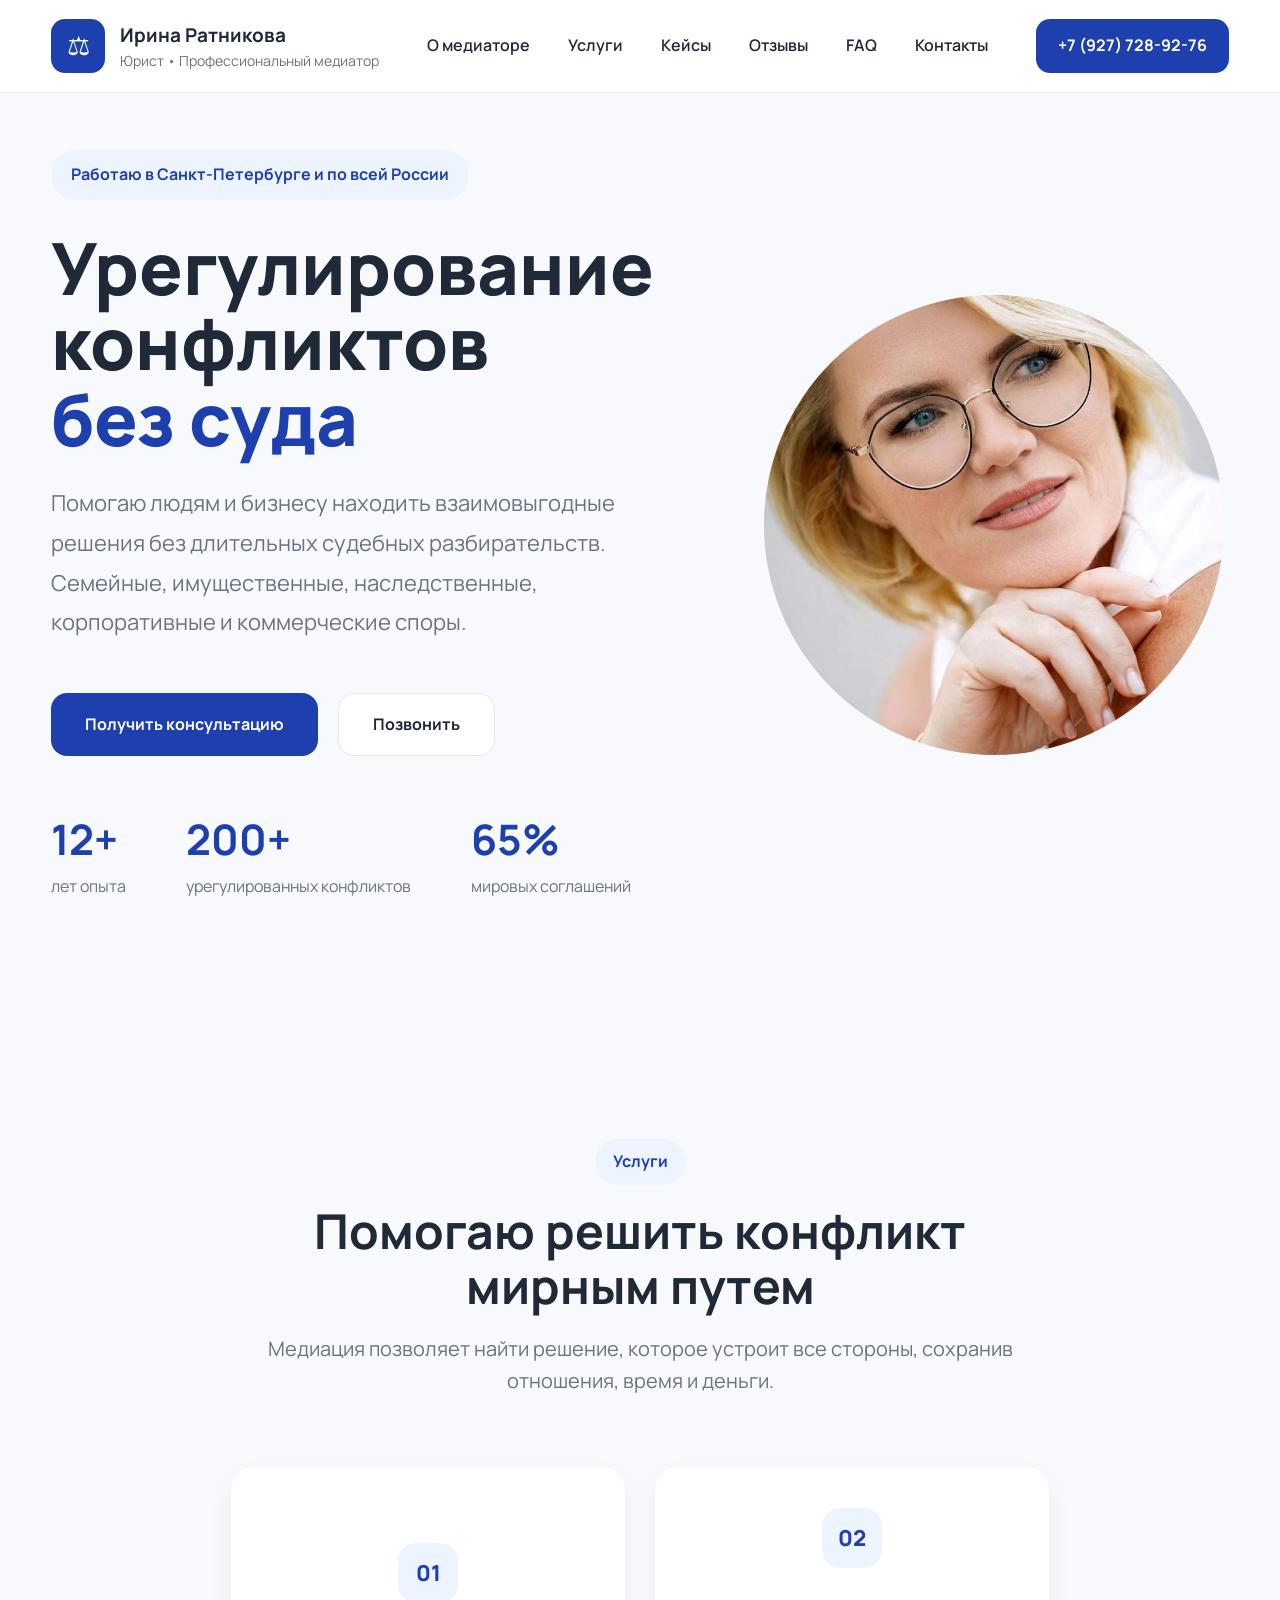
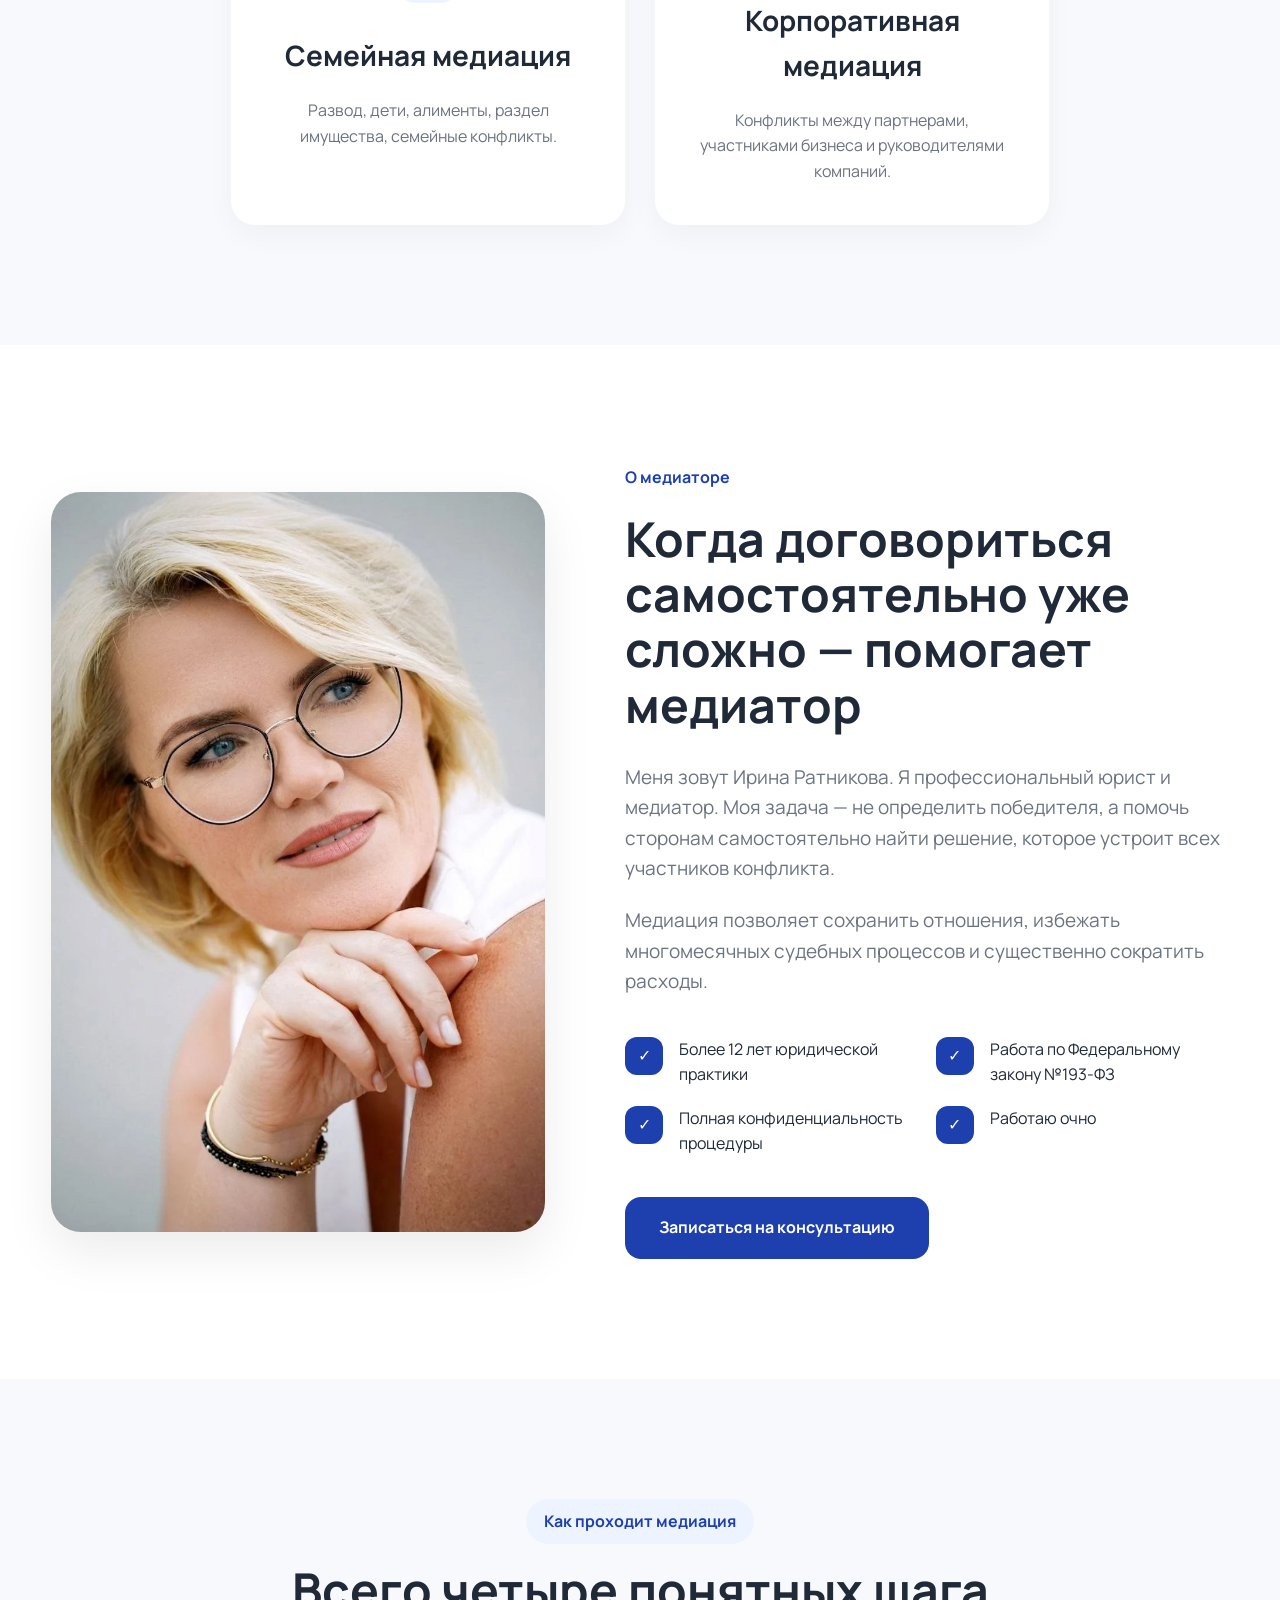
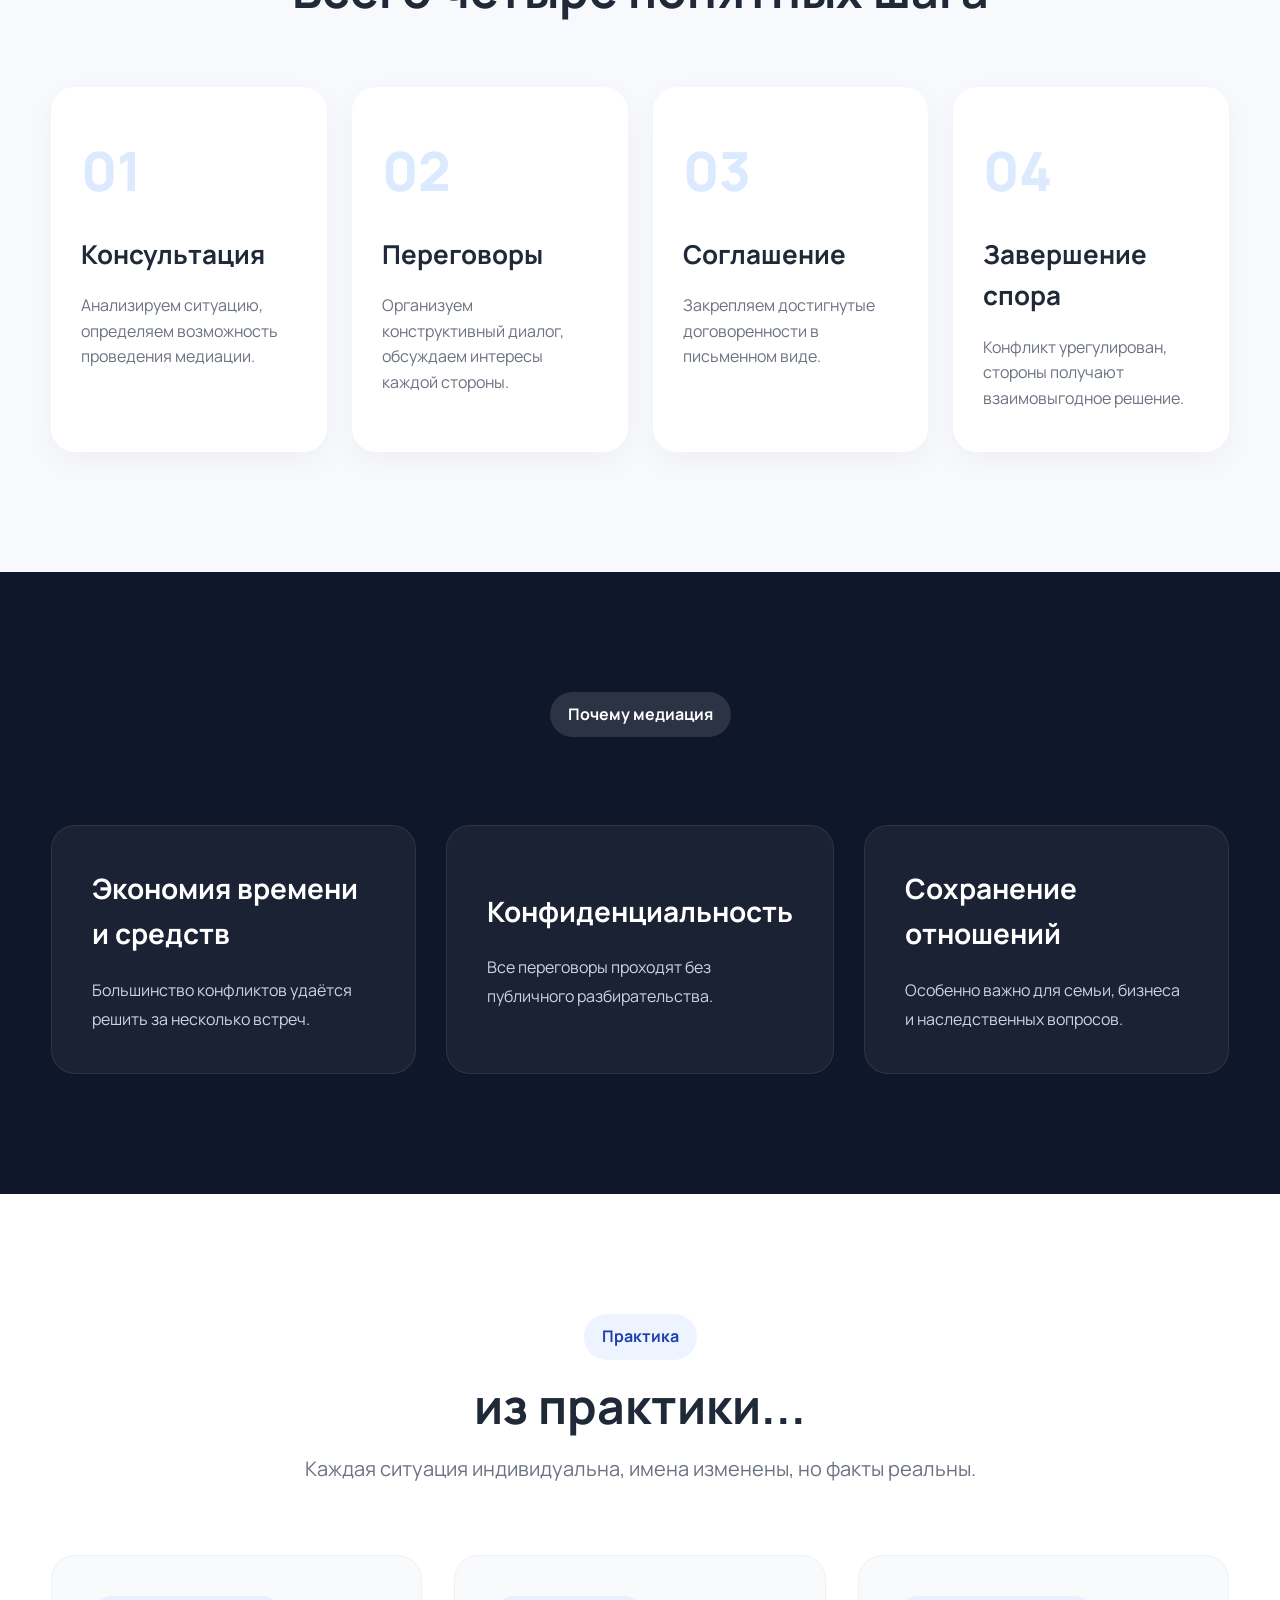
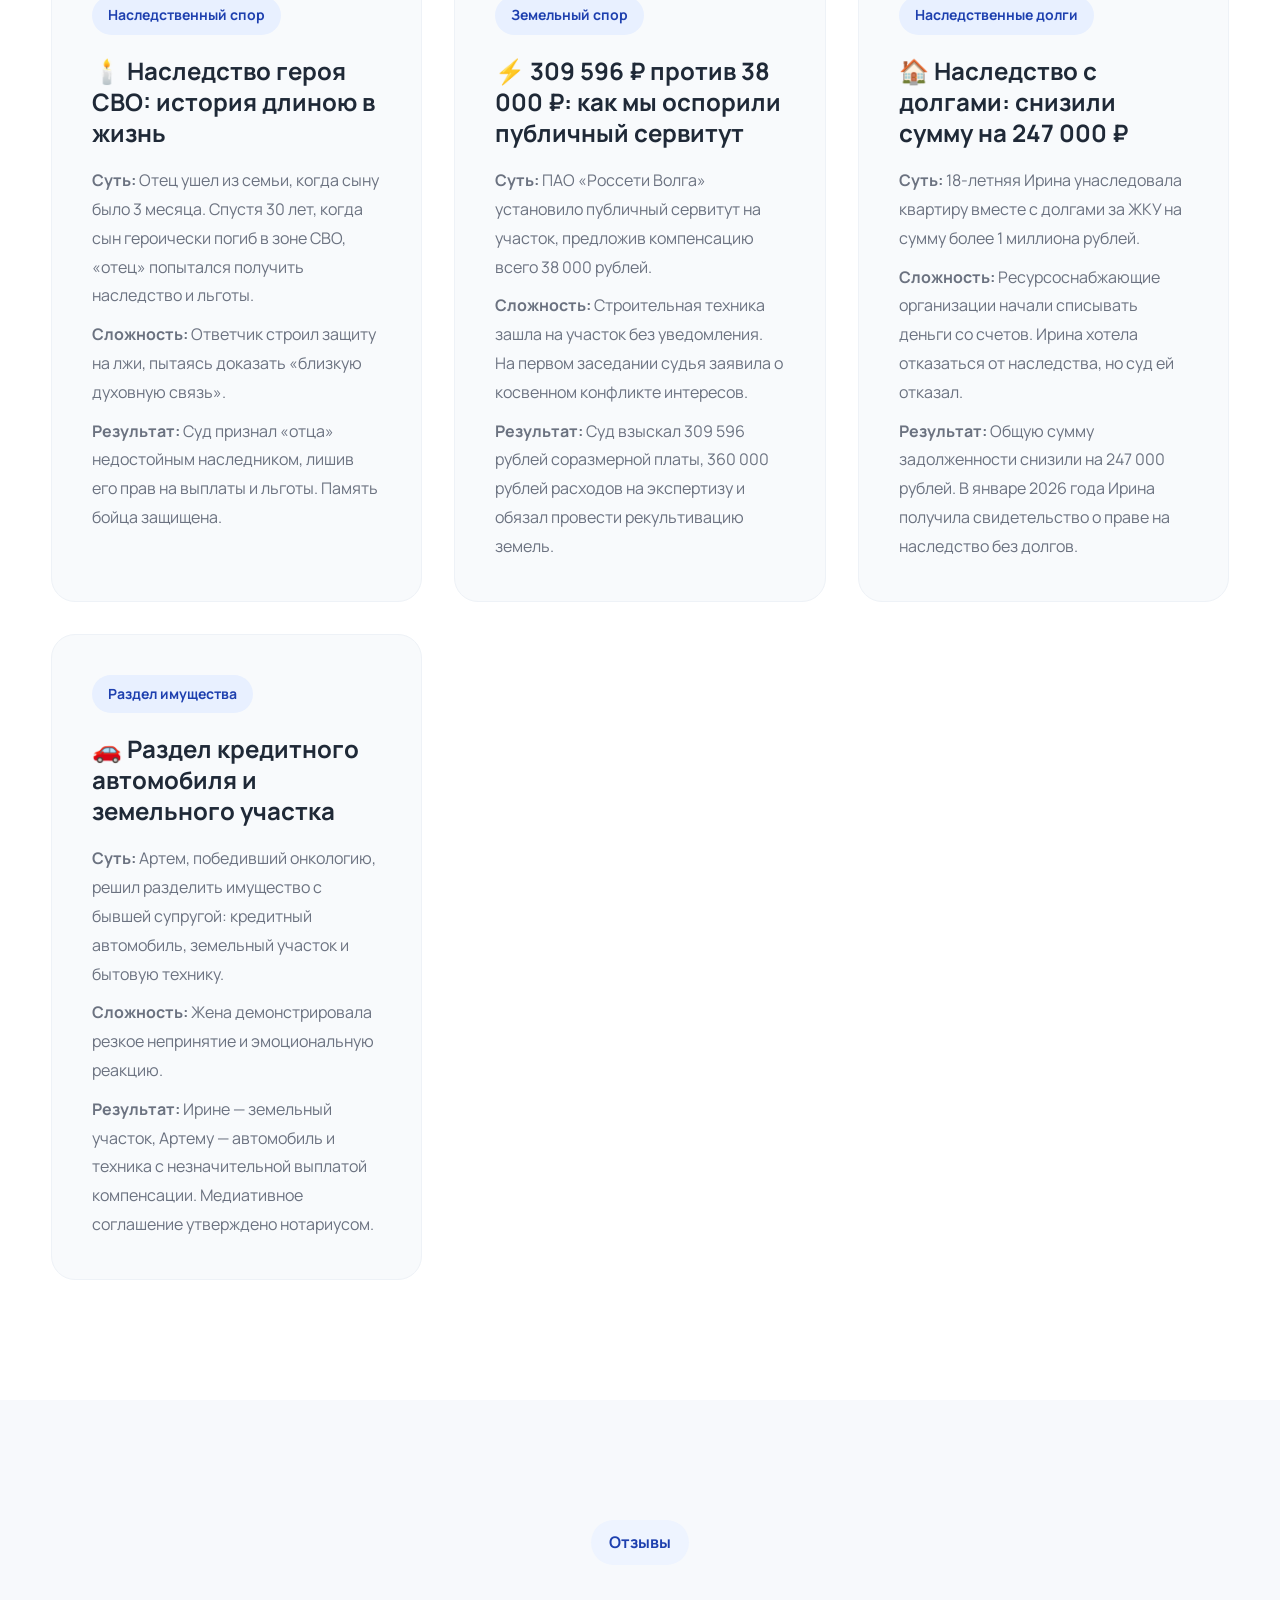
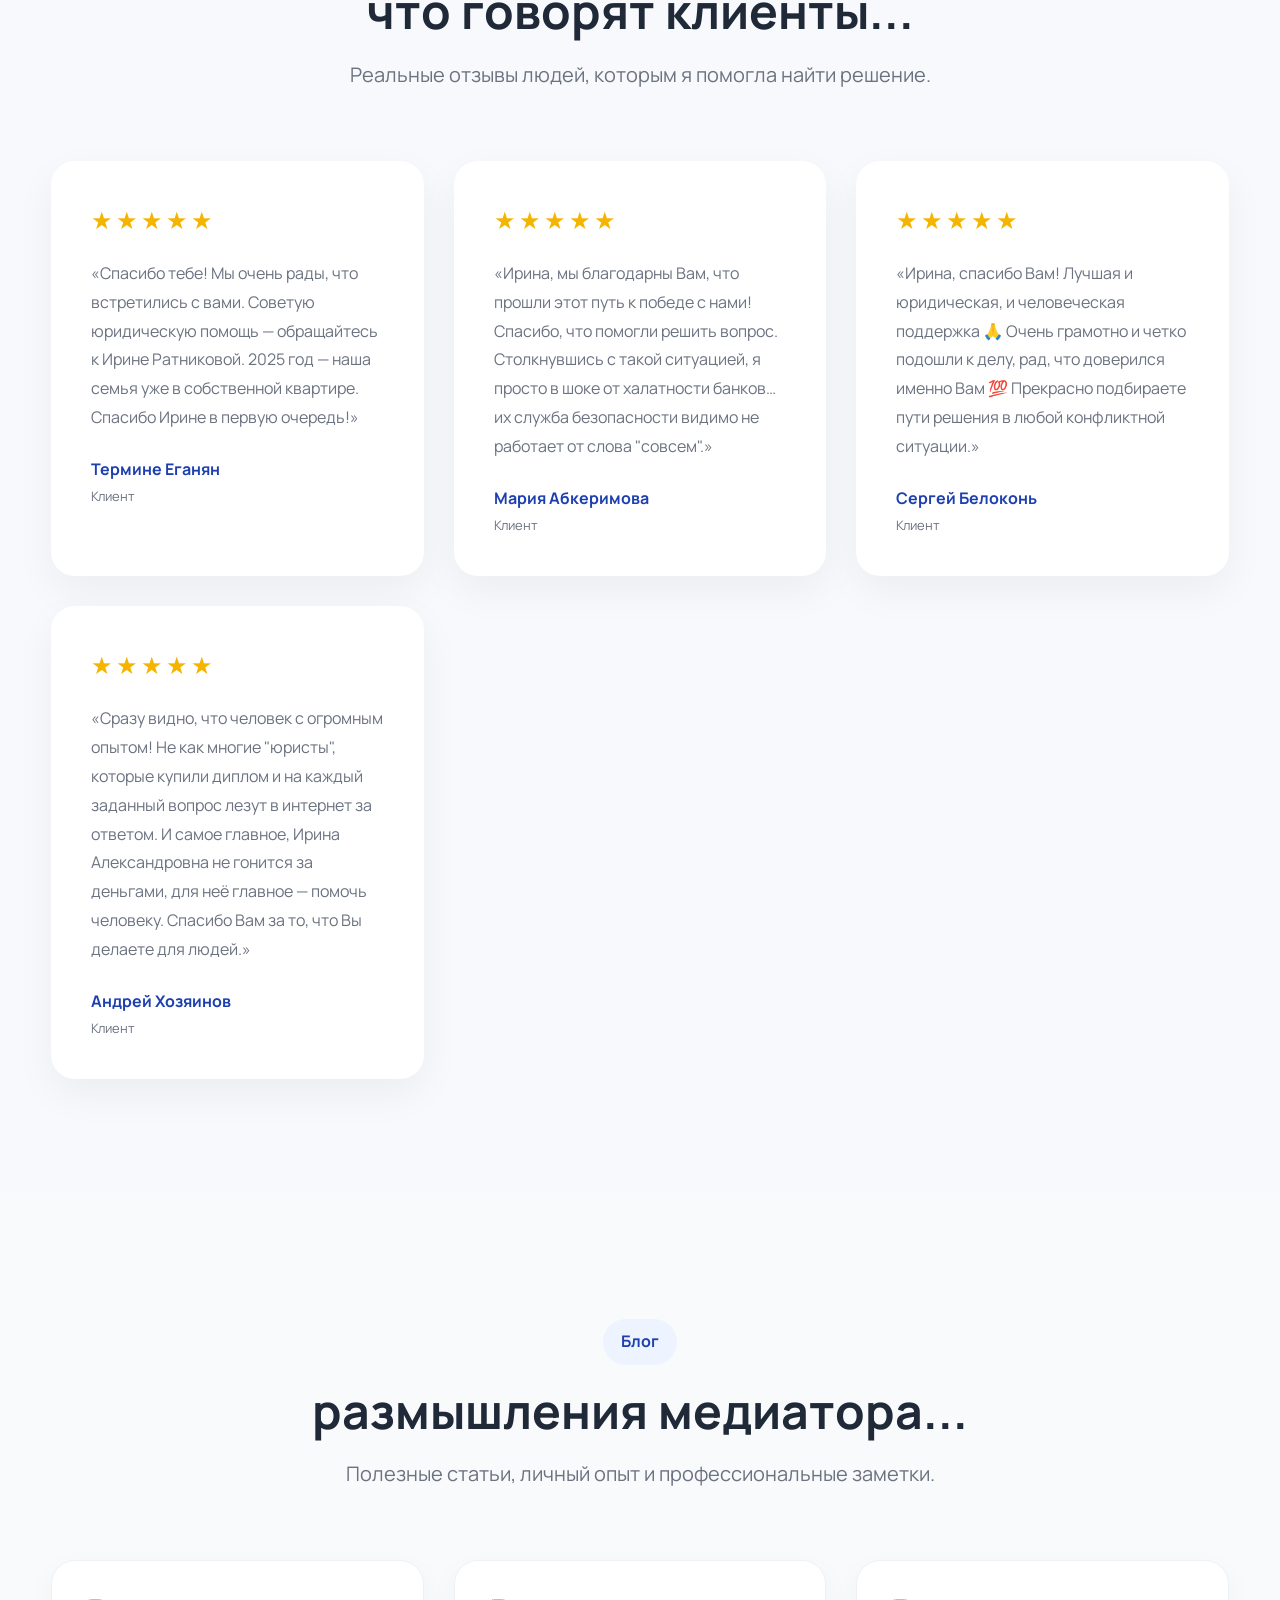
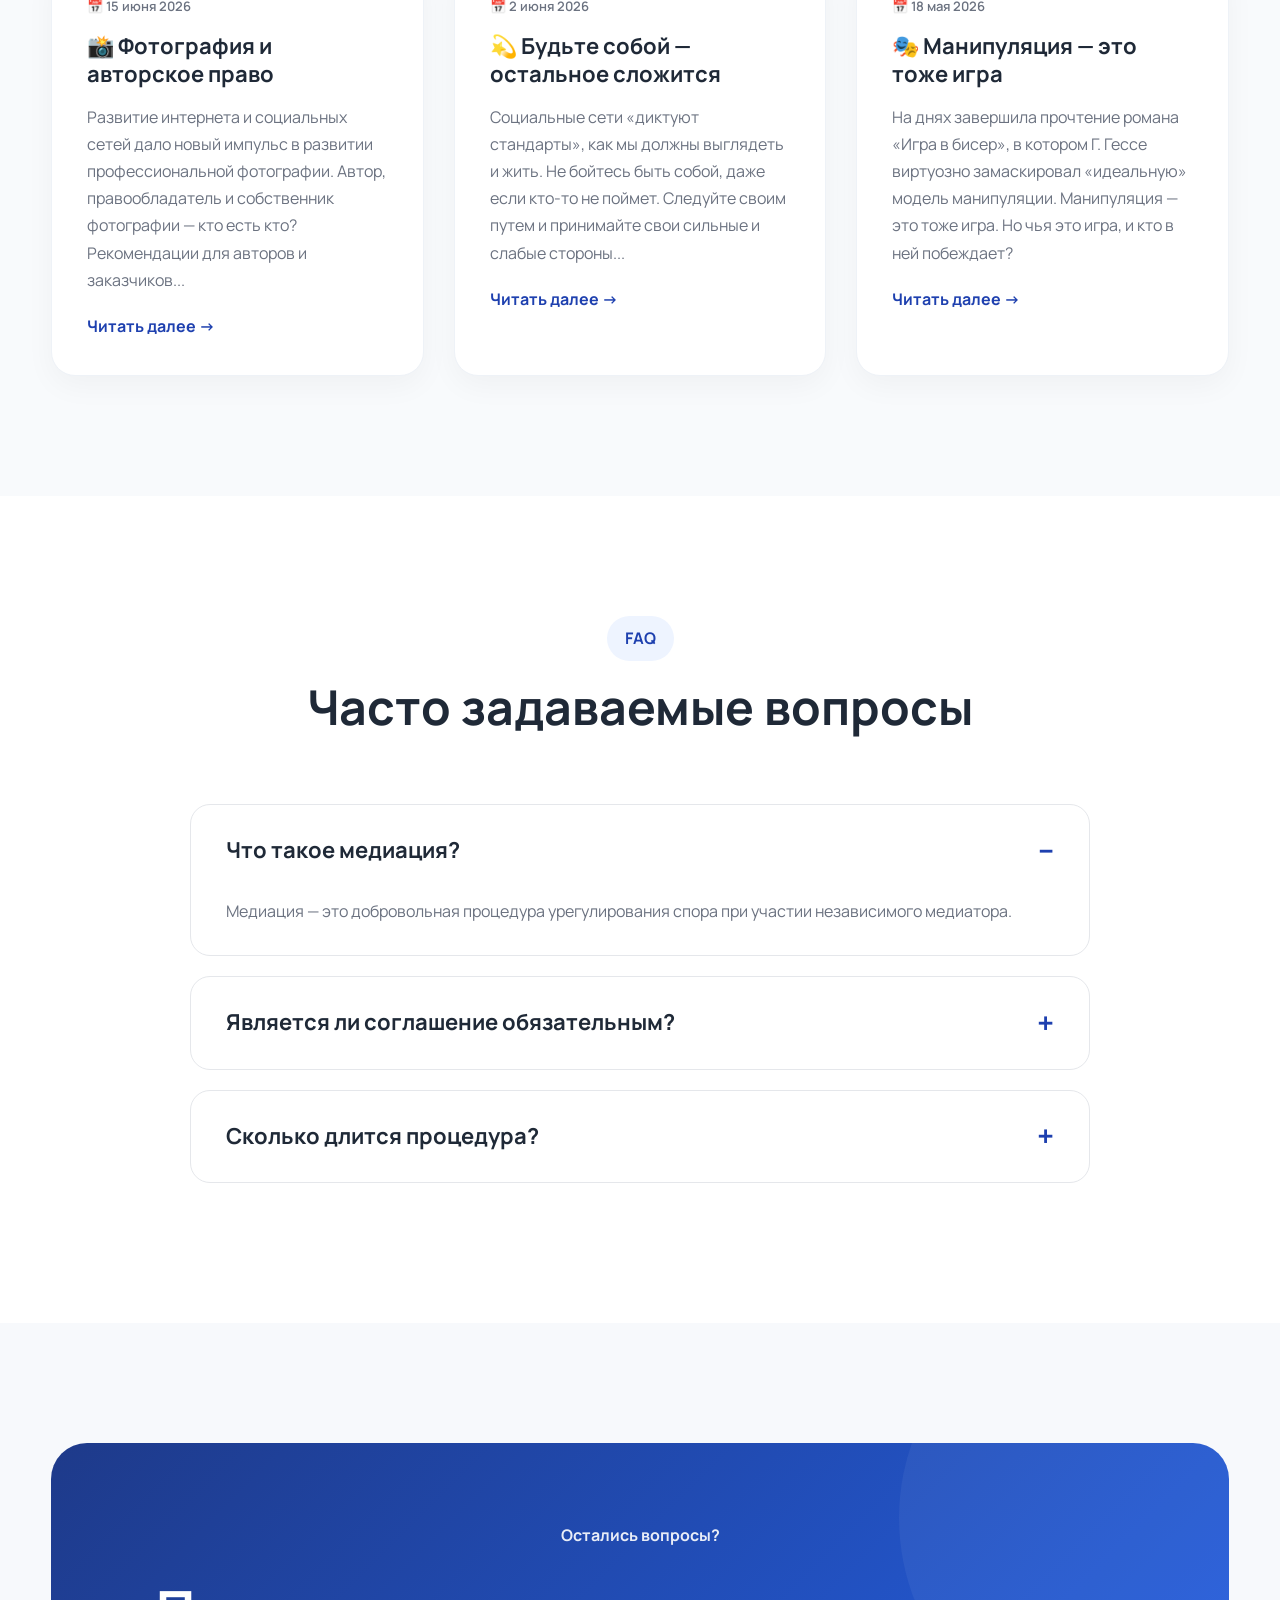
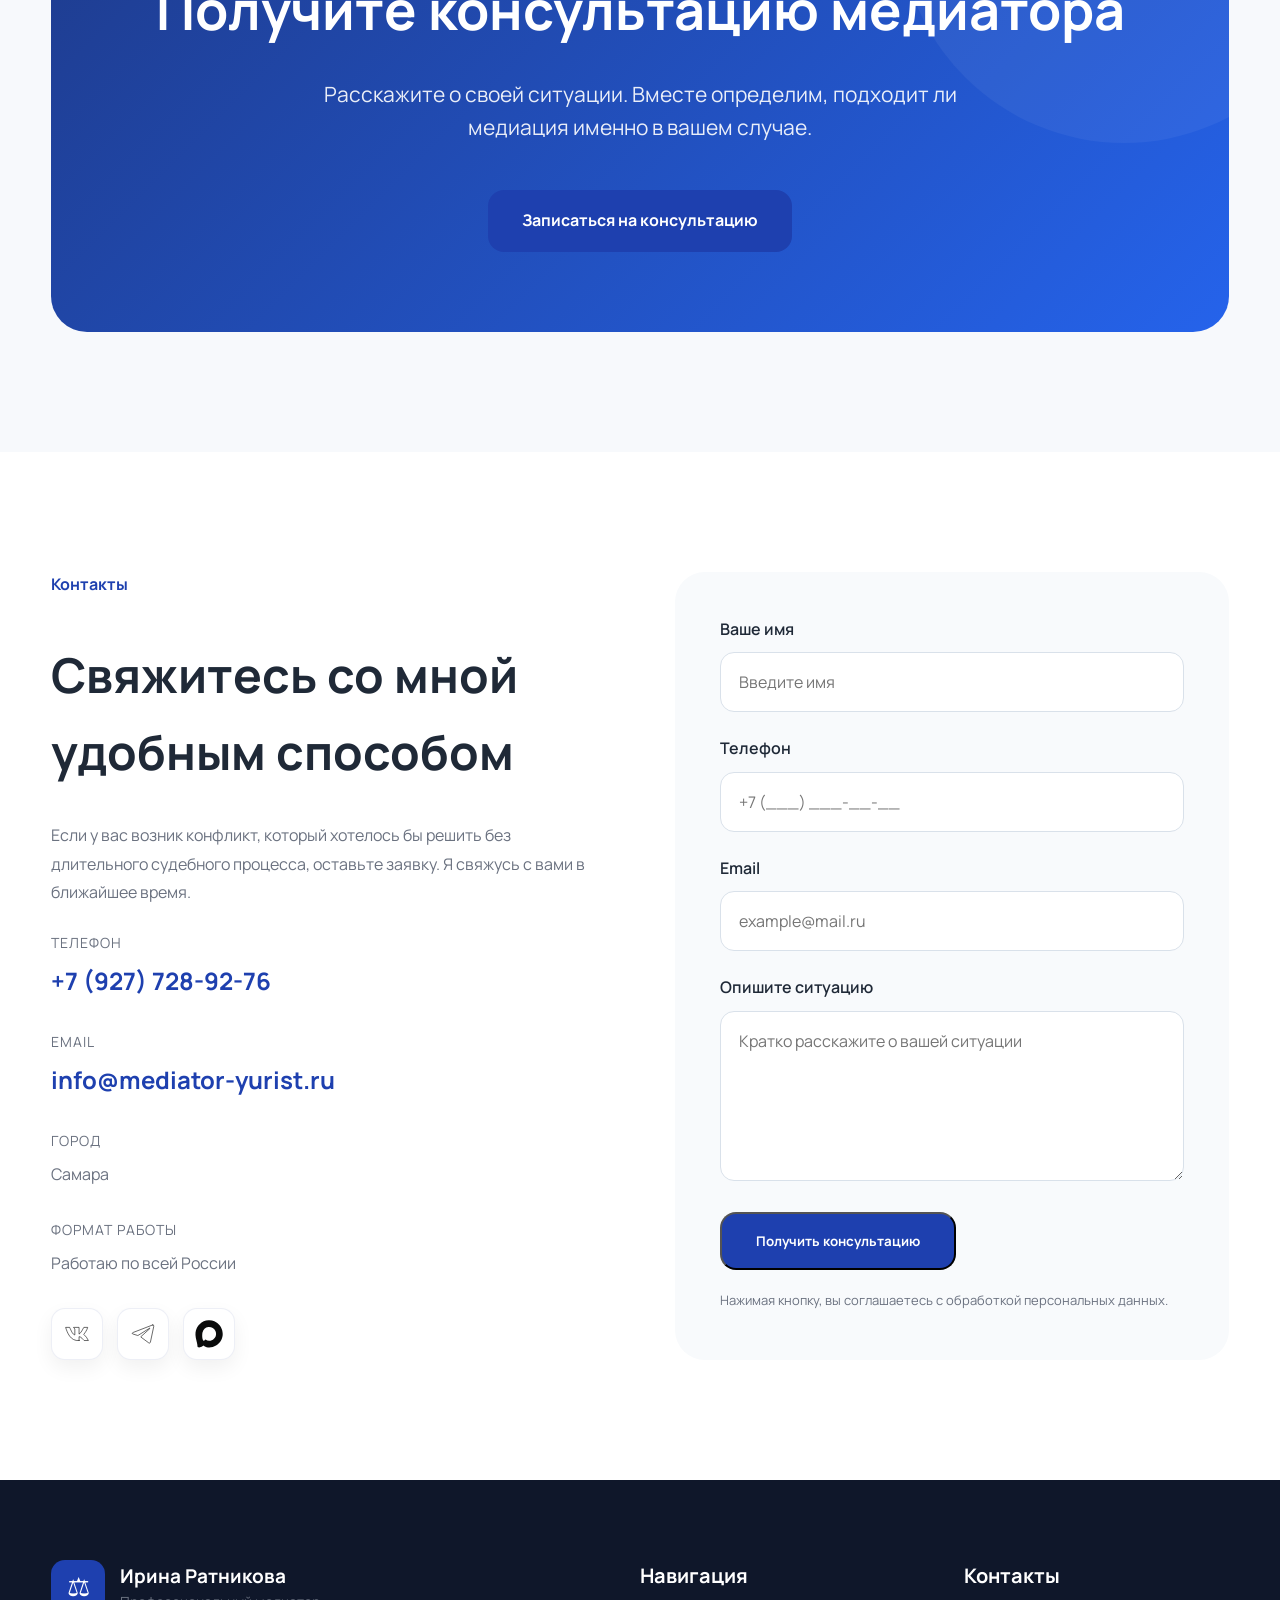
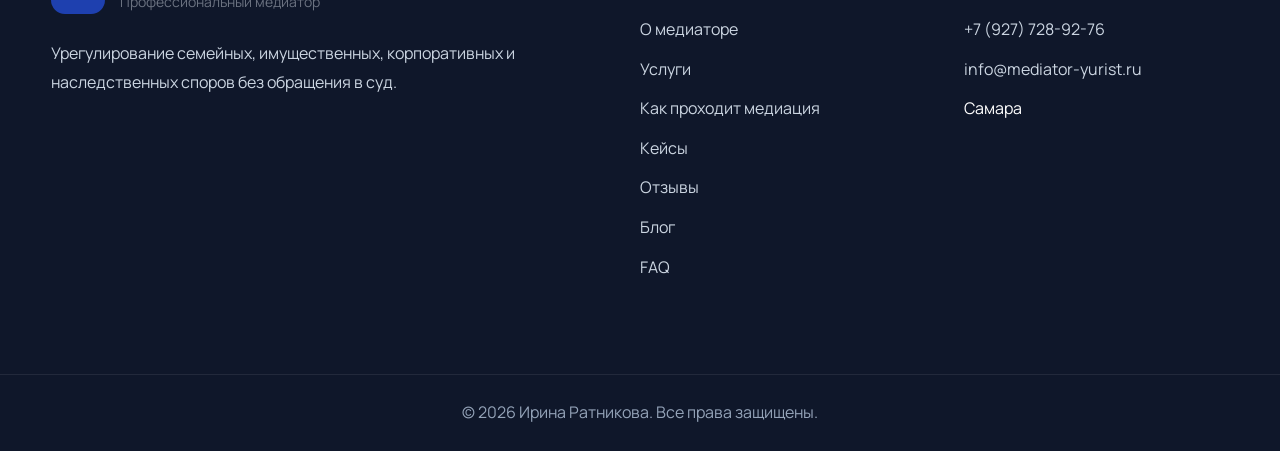
<file: spb/index.html>
<!DOCTYPE html>
<html lang="ru">

<head>

    <meta charset="UTF-8">

    <meta name="viewport"
          content="width=device-width, initial-scale=1.0">


    <title>Медиатор Санкт-Петербург — Ирина Ратникова | Профессиональный медиатор в СПб</title>
   
    <meta name="description" content="Профессиональный медиатор в Санкт-Петербурге. Урегулирование споров без суда. Семейная, корпоративная, наследственная медиация. Опыт 12+ лет. Запись онлайн.">
    
    <meta name="keywords" content="медиатор Санкт-Петербург, медиатор в Санкт-Петербурге, услуги медиатора СПб, медиация Санкт-Петербург, юрист-медиатор Санкт-Петербург, семейный медиатор СПб, досудебное урегулирование споров Санкт-Петербург, медиатор Ленинградская область, медиация Ленинградская область">
   
    <meta name="geo.position" content="59.934280;30.335099">
    
    <meta name="geo.placename" content="Санкт-Петербург">
    
    <meta name="geo.region" content="RU-SPE">
    
    <link rel="canonical" href="https://mediator-yurist.ru/spb/">

    <meta name="theme-color"
          content="#1E3A8A">

    <meta property="og:type"
          content="website">

    <meta property="og:title"
          content="Профессиональный медиатор — Ирина Ратникова">

    <meta property="og:description"
          content="Урегулирование конфликтов без суда. Онлайн по всей России.">

    <meta property="og:image"
          content="images/og.jpg">

    <meta property="og:url"
          content="https://mediator-yurist.ru">

    <link rel="icon"
          href="favicon.ico">

    <link rel="preconnect"
          href="https://fonts.googleapis.com">

    <link rel="preconnect"
          href="https://fonts.gstatic.com"
          crossorigin>

    <link href="https://fonts.googleapis.com/css2?family=Manrope:wght@400;500;600;700;800&display=swap"
          rel="stylesheet">

    <link rel="stylesheet"
          href="../style1.css">

</head>

<body>

<header class="header">

    <div class="container">

        <a href="https://mediator-yurist.ru"
           class="logo">

            <div class="logo-icon">

                ⚖

            </div>

            <div class="logo-text">

                <strong>

                    Ирина Ратникова

                </strong>

                <span>

                    Юрист • Профессиональный медиатор

                </span>

            </div>

        </a>

<nav class="menu">
    <a href="#about">О медиаторе</a>
    <a href="#services">Услуги</a>
    <a href="#cases">Кейсы</a>
    <a href="#reviews">Отзывы</a>
    <a href="#faq">FAQ</a>
    <a href="#contacts">Контакты</a>
</nav>
        <a href="tel:+79277289276"
           class="phone-button">

            +7 (927) 728-92-76

        </a>

        <button class="burger">

            <span></span>

            <span></span>

            <span></span>

        </button>

    </div>

</header>

<main>

<section class="hero">

   

    <div class="container hero-grid">

        <div class="hero-content">

            <div class="hero-label">

                Работаю в Санкт-Петербурге и по всей России

            </div>

            <h1>

                Урегулирование конфликтов

                <span>

                    без суда

                </span>

            </h1>

            <p class="hero-description">

                Помогаю людям и бизнесу находить взаимовыгодные решения
                без длительных судебных разбирательств.

                Семейные, имущественные,
                наследственные,
                корпоративные
                и коммерческие споры.

            </p>

            <div class="hero-buttons">

                <a href="#contacts"
                   class="btn btn-primary">

                    Получить консультацию

                </a>

                <a href="tel:+79277289276"
                   class="btn btn-secondary">

                    Позвонить

                </a>

            </div>

            <div class="hero-stats">

                <div class="stat">

                    <strong>

                        12+

                    </strong>

                    <span>

                        лет опыта

                    </span>

                </div>

                <div class="stat">

                    <strong>

                        200+

                    </strong>

                    <span>

                        урегулированных конфликтов

                    </span>

                </div>

                <div class="stat">

                    <strong>

                        65%

                    </strong>

                    <span>

                        мировых соглашений

                    </span>

                </div>

            </div>

        </div>

        <div class="hero-image">

           

            <img src="../images/irina.webp"
                 alt="Медиатор Ирина Ратникова">



    </div>

</section>

<section class="services"
         id="services">

    <div class="container">

        <div class="section-title">

            <span>

                Услуги

            </span>

            <h2>

                Помогаю решить конфликт мирным путем

            </h2>

            <p>

                Медиация позволяет найти решение,
                которое устроит все стороны,
                сохранив отношения,
                время
                и деньги.

            </p>

        </div>

        <div class="services-grid">

            <article class="service-card">

                <div class="service-number">

                    01

                </div>

                <h3>

                    Семейная медиация

                </h3>

                <p>

                    Развод,
                    дети,
                    алименты,
                    раздел имущества,
                    семейные конфликты.

                </p>



            </article>

            <article class="service-card">

                <div class="service-number">

                    02

                </div>

                <h3>

                    Корпоративная медиация

                </h3>

                <p>

                    Конфликты между партнерами,
                    участниками бизнеса
                    и руководителями компаний.

                </p>

  

            </article>

            </article>

        </div>

    </div>

</section>

<section class="about"
         id="about">

    <div class="container about-grid">

        <div class="about-image">

            <img src="../images/irina.webp"
                 alt="Ирина Ратникова">

        </div>

        <div class="about-content">

            <span class="section-label">

                О медиаторе

            </span>

            <h2>

                Когда договориться самостоятельно уже сложно —
                помогает медиатор

            </h2>

            <p>

                Меня зовут Ирина Ратникова.

                Я профессиональный юрист и медиатор.

                Моя задача —
                не определить победителя,
                а помочь сторонам самостоятельно
                найти решение,
                которое устроит всех участников конфликта.

            </p>

            <p>

                Медиация позволяет сохранить отношения,
                избежать многомесячных судебных процессов
                и существенно сократить расходы.

            </p>

            <div class="about-features">

                <div class="feature">

                    <div class="feature-icon">

                        ✓

                    </div>

                    <span>

                        Более 12 лет юридической практики

                    </span>

                </div>

                <div class="feature">

                    <div class="feature-icon">

                        ✓

                    </div>

                    <span>

                        Работа по Федеральному закону №193-ФЗ

                    </span>

                </div>

                <div class="feature">

                    <div class="feature-icon">

                        ✓

                    </div>

                    <span>

                        Полная конфиденциальность процедуры

                    </span>

                </div>

                <div class="feature">

                    <div class="feature-icon">

                        ✓

                    </div>

                    <span>

                        Работаю очно 

                    </span>

                </div>

            </div>

            <a href="#contacts"
               class="btn btn-primary">

                Записаться на консультацию

            </a>

        </div>

    </div>

</section>

<section class="process"
         id="process">

    <div class="container">

        <div class="section-title">

            <span>

                Как проходит медиация

            </span>

            <h2>

                Всего четыре понятных шага

            </h2>

        </div>

        <div class="process-grid">

            <div class="process-item">

                <div class="process-number">

                    01

                </div>

                <h3>

                    Консультация

                </h3>

                <p>

                    Анализируем ситуацию,
                    определяем возможность
                    проведения медиации.

                </p>

            </div>

            <div class="process-item">

                <div class="process-number">

                    02

                </div>

                <h3>

                    Переговоры

                </h3>

                <p>

                    Организуем конструктивный диалог,
                    обсуждаем интересы
                    каждой стороны.

                </p>

            </div>

            <div class="process-item">

                <div class="process-number">

                    03

                </div>

                <h3>

                    Соглашение

                </h3>

                <p>

                    Закрепляем достигнутые
                    договоренности
                    в письменном виде.

                </p>

            </div>

            <div class="process-item">

                <div class="process-number">

                    04

                </div>

                <h3>

                    Завершение спора

                </h3>

                <p>

                    Конфликт урегулирован,
                    стороны получают
                    взаимовыгодное решение.

                </p>

            </div>

        </div>

    </div>

</section>

<section class="benefits">

    <div class="container">

        <div class="section-title">

            <span>

                Почему медиация

            </span>

  

        </div>

        <div class="benefits-grid">

            <div class="benefit-card">

                <h3>

                    Экономия времени и средств

                </h3>

                <p>

                    Большинство конфликтов
                    удаётся решить
                    за несколько встреч.

                </p>

            </div>

            <div class="benefit-card">

                <h3>

                    Конфиденциальность

                </h3>

                <p>

                    Все переговоры
                    проходят
                    без публичного разбирательства.

                </p>

            </div>

            <div class="benefit-card">

                <h3>

                    Сохранение отношений

                </h3>

                <p>

                    Особенно важно
                    для семьи,
                    бизнеса
                    и наследственных вопросов.

                </p>

            </div>

        </div>

    </div>

</section>

<!-- ============================================================ -->
<!-- КЕЙСЫ -->
<!-- ============================================================ -->
<section class="cases" id="cases">

    <div class="container">

        <div class="section-title">

            <span>Практика</span>

            <h2>из практики...</h2>

            <p>Каждая ситуация индивидуальна, имена изменены, но факты реальны.</p>

        </div>

        <div class="cases-grid">

            <article class="case-card">

                <div class="case-category">Наследственный спор</div>

                <h3>🕯️ Наследство героя СВО: история длиною в жизнь</h3>

                <p><strong>Суть:</strong> Отец ушел из семьи, когда сыну было 3 месяца. Спустя 30 лет, когда сын героически погиб в зоне СВО, «отец» попытался получить наследство и льготы.</p>

                <p><strong>Сложность:</strong> Ответчик строил защиту на лжи, пытаясь доказать «близкую духовную связь».</p>

                <p><strong>Результат:</strong> Суд признал «отца» недостойным наследником, лишив его прав на выплаты и льготы. Память бойца защищена.</p>

            </article>

            <article class="case-card">

                <div class="case-category">Земельный спор</div>

                <h3>⚡ 309 596 ₽ против 38 000 ₽: как мы оспорили публичный сервитут</h3>

                <p><strong>Суть:</strong> ПАО «Россети Волга» установило публичный сервитут на участок, предложив компенсацию всего 38 000 рублей.</p>

                <p><strong>Сложность:</strong> Строительная техника зашла на участок без уведомления. На первом заседании судья заявила о косвенном конфликте интересов.</p>

                <p><strong>Результат:</strong> Суд взыскал 309 596 рублей соразмерной платы, 360 000 рублей расходов на экспертизу и обязал провести рекультивацию земель.</p>

            </article>

            <article class="case-card">

                <div class="case-category">Наследственные долги</div>

                <h3>🏠 Наследство с долгами: снизили сумму на 247 000 ₽</h3>

                <p><strong>Суть:</strong> 18-летняя Ирина унаследовала квартиру вместе с долгами за ЖКУ на сумму более 1 миллиона рублей.</p>

                <p><strong>Сложность:</strong> Ресурсоснабжающие организации начали списывать деньги со счетов. Ирина хотела отказаться от наследства, но суд ей отказал.</p>

                <p><strong>Результат:</strong> Общую сумму задолженности снизили на 247 000 рублей. В январе 2026 года Ирина получила свидетельство о праве на наследство без долгов.</p>

            </article>

            <article class="case-card">

                <div class="case-category">Раздел имущества</div>

                <h3>🚗 Раздел кредитного автомобиля и земельного участка</h3>

                <p><strong>Суть:</strong> Артем, победивший онкологию, решил разделить имущество с бывшей супругой: кредитный автомобиль, земельный участок и бытовую технику.</p>

                <p><strong>Сложность:</strong> Жена демонстрировала резкое непринятие и эмоциональную реакцию.</p>

                <p><strong>Результат:</strong> Ирине — земельный участок, Артему — автомобиль и техника с незначительной выплатой компенсации. Медиативное соглашение утверждено нотариусом.</p>

            </article>

        </div>

    </div>

</section>

<!-- ============================================================ -->
<!-- ОТЗЫВЫ -->
<!-- ============================================================ -->
<section class="reviews" id="reviews">

    <div class="container">

        <div class="section-title">

            <span>Отзывы</span>

            <h2>что говорят клиенты...</h2>

            <p>Реальные отзывы людей, которым я помогла найти решение.</p>

        </div>

        <div class="reviews-grid">

            <article class="review-card">

                <div class="review-stars">★★★★★</div>

                <p>«Спасибо тебе! Мы очень рады, что встретились с вами. Советую юридическую помощь — обращайтесь к Ирине Ратниковой. 2025 год — наша семья уже в собственной квартире. Спасибо Ирине в первую очередь!»</p>

                <strong>Термине Еганян</strong>

                <span class="review-type">Клиент</span>

            </article>

            <article class="review-card">

                <div class="review-stars">★★★★★</div>

                <p>«Ирина, мы благодарны Вам, что прошли этот путь к победе с нами! Спасибо, что помогли решить вопрос. Столкнувшись с такой ситуацией, я просто в шоке от халатности банков… их служба безопасности видимо не работает от слова "совсем".»</p>

                <strong>Мария Абкеримова</strong>

                <span class="review-type">Клиент</span>

            </article>

            <article class="review-card">

                <div class="review-stars">★★★★★</div>

                <p>«Ирина, спасибо Вам! Лучшая и юридическая, и человеческая поддержка 🙏 Очень грамотно и четко подошли к делу, рад, что доверился именно Вам 💯 Прекрасно подбираете пути решения в любой конфликтной ситуации.»</p>

                <strong>Сергей Белоконь</strong>

                <span class="review-type">Клиент</span>

            </article>

            <article class="review-card">

                <div class="review-stars">★★★★★</div>

                <p>«Сразу видно, что человек с огромным опытом! Не как многие "юристы", которые купили диплом и на каждый заданный вопрос лезут в интернет за ответом. И самое главное, Ирина Александровна не гонится за деньгами, для неё главное — помочь человеку. Спасибо Вам за то, что Вы делаете для людей.»</p>

                <strong>Андрей Хозяинов</strong>

                <span class="review-type">Клиент</span>

            </article>

        </div>

    </div>

</section>

<!-- ============================================================ -->
<!-- БЛОГ -->
<!-- ============================================================ -->
<section class="blog" id="blog">

    <div class="container">

        <div class="section-title">

            <span>Блог</span>

            <h2>размышления медиатора...</h2>

            <p>Полезные статьи, личный опыт и профессиональные заметки.</p>

        </div>

        <div class="blog-grid">

            <article class="blog-card">

                <div class="blog-date">📅 15 июня 2026</div>

                <h3>📸 Фотография и авторское право</h3>

                <p>Развитие интернета и социальных сетей дало новый импульс в развитии профессиональной фотографии. Автор, правообладатель и собственник фотографии — кто есть кто? Рекомендации для авторов и заказчиков...</p>

                <a href="https://vk.ru/wall710420871_689" class="blog-link">Читать далее →</a>

            </article>

            <article class="blog-card">

                <div class="blog-date">📅 2 июня 2026</div>

                <h3>💫 Будьте собой — остальное сложится</h3>

                <p>Социальные сети «диктуют стандарты», как мы должны выглядеть и жить. Не бойтесь быть собой, даже если кто-то не поймет. Следуйте своим путем и принимайте свои сильные и слабые стороны...</p>

                <a href="https://vk.ru/wall710420871_695" class="blog-link">Читать далее →</a>

            </article>

            <article class="blog-card">

                <div class="blog-date">📅 18 мая 2026</div>

                <h3>🎭 Манипуляция — это тоже игра</h3>

                <p>На днях завершила прочтение романа «Игра в бисер», в котором Г. Гессе виртуозно замаскировал «идеальную» модель манипуляции. Манипуляция — это тоже игра. Но чья это игра, и кто в ней побеждает?</p>

                <a href="https://vk.ru/wall710420871_669" class="blog-link">Читать далее →</a>

            </article>

        </div>

    </div>

</section>

<section class="faq"
         id="faq">

    <div class="container">

        <div class="section-title">

            <span>

                FAQ

            </span>

            <h2>

                Часто задаваемые вопросы

            </h2>

        </div>

        <div class="faq-list">

            <details class="faq-item" open>

                <summary>

                    Что такое медиация?

                </summary>

                <p>

                    Медиация —
                    это добровольная процедура
                    урегулирования спора
                    при участии независимого медиатора.

                </p>

            </details>



            <details class="faq-item">

                <summary>

                    Является ли соглашение обязательным?

                </summary>

                <p>

                    Соглашение подписывается
                    добровольно обеими сторонами
                    и имеет юридическую силу
                    в предусмотренных законом случаях.

                </p>

            </details>

            <details class="faq-item">

                <summary>

                    Сколько длится процедура?

                </summary>

                <p>

                    Обычно
                    от одной
                    до нескольких встреч,
                    в зависимости
                    от сложности ситуации.

                </p>

            </details>

 

        </div>

    </div>

</section>

<section class="cta">

    <div class="container">

        <div class="cta-box">

            <span>

                Остались вопросы?

            </span>

            <h2>

                Получите консультацию медиатора

            </h2>

            <p>

                Расскажите о своей ситуации.
                Вместе определим,
                подходит ли медиация
                именно в вашем случае.

            </p>

            <a href="#contacts"
               class="btn btn-primary">

                Записаться на консультацию

            </a>

        </div>

    </div>

</section>

<section class="contacts" id="contacts">

    <div class="container contacts-grid">

        <div class="contacts-info">

            <span class="section-label">

                Контакты

            </span>

            <h2>

                Свяжитесь со мной
                удобным способом

            </h2>

            <p>

                Если у вас возник конфликт,
                который хотелось бы решить
                без длительного судебного процесса,
                оставьте заявку.
                Я свяжусь с вами
                в ближайшее время.

            </p>

            <div class="contact-item">

                <div class="contact-title">

                    Телефон

                </div>

                <a href="tel:+79277289276">

                    +7 (927) 728-92-76

                </a>

            </div>

            <div class="contact-item">

                <div class="contact-title">

                    Email

                </div>

                <a href="mailto:info@mediator-yurist.ru">

                    info@mediator-yurist.ru

                </a>

            </div>

            <div class="contact-item">

                <div class="contact-title">

                    Город

                </div>

                <p>

                    Самара

                </p>

            </div>

            <div class="contact-item">

                <div class="contact-title">

                    Формат работы

                </div>

                <p>

                    Работаю
                    по всей России

                </p>

            </div>

                   <div class="social-links">

      <a href="https://vk.ru/id710420871"
       class="social-link"
       target="_blank"
       rel="noopener noreferrer"
       aria-label="ВКонтакте">

        <img src="../images/vk.svg"
             alt="ВКонтакте">

    </a>

    <a href="https://t.me/uristRatnikovaIA"
       class="social-link"
       target="_blank"
       rel="noopener noreferrer"
       aria-label="Telegram">

        <img src="../images/telegram.svg"
             alt="Telegram">

    </a>

    <a href="https://max.ru/"
       class="social-link"
       target="_blank"
       rel="noopener noreferrer"
       aria-label="MAX">

        <img src="../images/Max.svg"
             alt="MAX">

    </a>

        
        </div>

        </div>

        <div class="contacts-form">

            <form id="contactForm">

                <div class="form-group">

                    <label>

                        Ваше имя

                    </label>

                    <input
                        type="text"
                        name="name"
                        placeholder="Введите имя"
                        required>

                </div>

                <div class="form-group">

                    <label>

                        Телефон

                    </label>

                    <input
                        type="tel"
                        name="phone"
                        placeholder="+7 (___) ___-__-__"
                        required>

                </div>

                <div class="form-group">

                    <label>

                        Email

                    </label>

                    <input
                        type="email"
                        name="email"
                        placeholder="example@mail.ru">

                </div>

                <div class="form-group">

                    <label>

                        Опишите ситуацию

                    </label>

                    <textarea
                        name="message"
                        rows="6"
                        placeholder="Кратко расскажите о вашей ситуации"></textarea>

                </div>

                <button
                    class="btn btn-primary"
                    type="submit">

                    Получить консультацию

                </button>

                <small>

                    Нажимая кнопку,
                    вы соглашаетесь
                    с обработкой персональных данных.

                </small>

            </form>

        </div>

    </div>

</section>

</main>

<footer class="footer">

    <div class="container footer-grid">

        <div class="footer-about">

            <div class="logo">

                <div class="logo-icon">

                    ⚖

                </div>

                <div class="logo-text">

                    <strong>

                        Ирина Ратникова

                    </strong>

                    <span>

                        Профессиональный медиатор

                    </span>

                </div>

            </div>

            <p>

                Урегулирование семейных,
                имущественных,
                корпоративных
                и наследственных споров
                без обращения в суд.

            </p>

        </div>

        <div>

            <h4>

                Навигация

            </h4>

            <ul>

                <li>

                    <a href="#about">

                        О медиаторе

                    </a>

                </li>

                <li>

                    <a href="#services">

                        Услуги

                    </a>

                </li>

                <li>

                    <a href="#process">

                        Как проходит медиация

                    </a>

                </li>

                <li>

                    <a href="#cases">

                        Кейсы

                    </a>

                </li>

                <li>

                    <a href="#reviews">

                        Отзывы

                    </a>

                </li>

                <li>

                    <a href="#blog">

                        Блог

                    </a>

                </li>

                <li>

                    <a href="#faq">

                        FAQ

                    </a>

                </li>

            </ul>

        </div>

        <div>

            <h4>

                Контакты

            </h4>

            <ul>

                <li>

                    <a href="tel:+79277289276">

                        +7 (927) 728-92-76

                    </a>

                </li>

                <li>

                    <a href="mailto:info@mediator-yurist.ru">

                        info@mediator-yurist.ru

                    </a>

                </li>

                <li>

                    Самара

                </li>

            </ul>

        </div>

    </div>

    <div class="footer-bottom">

        <div class="container">

            <p>

                © 2026 Ирина Ратникова.
                Все права защищены.

            </p>

        </div>

    </div>

</footer>

<script type="application/ld+json">
{
  "@context":"https://schema.org",
  "@type":"LegalService",
  "name":"Ирина Ратникова",
  "description":"Профессиональный медиатор и юрист",
  "url":"https://mediator-yurist.ru",
  "telephone":"+79277289276",
  "address":{
      "@type":"PostalAddress",
      "addressLocality":"Самара",
      "addressCountry":"RU"
  },
  "areaServed":"Россия"
}
</script>

<script src="../script.js"></script>

</body>

</html>
</file>
<file: style1.css>
/* =====================================================
   RESET
===================================================== */

*,
*::before,
*::after{
    margin:0;
    padding:0;
    box-sizing:border-box;
}

html{
    scroll-behavior:smooth;
}

body{
    font-family:"Manrope",sans-serif;
    background:#F7F9FC;
    color:#1F2937;
    line-height:1.6;
    overflow-x:hidden;
}

img{
    display:block;
    max-width:100%;
}

a{
    color:inherit;
    text-decoration:none;
}

ul{
    list-style:none;
}

button,
input,
textarea{
    font-family:inherit;
}

.container{
    width:min(1240px,92%);
    margin:auto;
}

/* =====================================================
   COLORS
===================================================== */

:root{

    --blue:#1E40AF;
    --blueDark:#1E3A8A;
    --gold:#C8A95A;

    --white:#fff;

    --text:#1F2937;

    --gray:#6B7280;

    --border:#E5E7EB;

    --bg:#F7F9FC;

    --shadow:
    0 20px 50px rgba(0,0,0,.08);

}

/* =====================================================
   BUTTONS
===================================================== */

.btn{

    display:inline-flex;

    align-items:center;

    justify-content:center;

    padding:18px 34px;

    border-radius:16px;

    font-weight:700;

    transition:.3s;

}

.btn-primary{

    background:var(--blue);

    color:#fff;

}

.btn-primary:hover{

    transform:translateY(-4px);

    box-shadow:0 20px 45px rgba(37,99,235,.28);

}

.btn-secondary{

    background:white;

    border:1px solid var(--border);

}

.btn-secondary:hover{

    background:#f5f5f5;

}

/* =====================================================
   HEADER
===================================================== */

.header{

    position:fixed;

    left:0;

    right:0;

    top:0;

    z-index:1000;

    background:rgba(255,255,255,.94);

    backdrop-filter:blur(18px);

    border-bottom:1px solid #ececec;

}

.header .container{

    height:92px;

    display:flex;

    justify-content:space-between;

    align-items:center;

}

.logo{

    display:flex;

    align-items:center;

    gap:15px;

}

.logo-icon{

    width:54px;

    height:54px;

    border-radius:14px;

    background:var(--blue);

    color:#fff;

    display:flex;

    align-items:center;

    justify-content:center;

    font-size:26px;

}

.logo-text{

    display:flex;

    flex-direction:column;

}

.logo-text strong{

    font-size:19px;

}

.logo-text span{

    color:var(--gray);

    font-size:14px;

}

.menu{

    display:flex;

    gap:38px;

}

.menu a{

    position:relative;

    font-weight:600;

}

.menu a::after{

    content:"";

    position:absolute;

    left:0;

    bottom:-6px;

    width:0;

    height:2px;

    background:var(--blue);

    transition:.3s;

}

.menu a:hover::after{

    width:100%;

}

.phone-button{

    padding:14px 22px;

    border-radius:14px;

    background:var(--blue);

    color:white;

    font-weight:700;

}

.burger{

    display:none;

}

/* =====================================================
   HERO
===================================================== */

.hero{
    position:relative;
    padding:150px 0 120px;
    overflow:hidden;
}



.hero-grid{

    display:grid;

    grid-template-columns:1.1fr .9fr;

    gap:80px;

    align-items:center;

}

.hero-label{

    display:inline-block;

    padding:12px 20px;

    border-radius:40px;

    background:#EEF4FF;

    color:var(--blue);

    font-weight:700;

    margin-bottom:30px;

}

.hero h1{

    font-size:72px;

    line-height:1.05;

    font-weight:800;

    margin-bottom:28px;

}

.hero h1 span{

    color:var(--blue);

    display:block;

}

.hero-description{

    max-width:650px;

    color:var(--gray);

    font-size:22px;

    line-height:1.8;

}

.hero-buttons{

    display:flex;

    gap:20px;

    margin:50px 0;

}

.hero-stats{

    display:flex;

    gap:60px;

}

.stat strong{

    display:block;

    font-size:42px;

    color:var(--blue);

}

.stat span{

    color:var(--gray);

}

.hero-image{

    position:relative;

    width:520px;

    height:520px;

}

/* =====================================================
   FIX: КРУГЛАЯ ФОТОГРАФИЯ В HERO
===================================================== */
.hero-image img{

    position:absolute;

    width:460px;

    height:460px;

    left:30px;

    top:30px;

    z-index:2;

    border-radius:50%;

    object-fit:cover;

    display:block;

}

.hero-card{

    position:absolute;

    right:-20px;

    bottom:40px;

    z-index:5;

    background:rgba(255,255,255,.85);

    backdrop-filter:blur(20px);

    padding:22px;

    border-radius:20px;

    box-shadow:var(--shadow);

}

.hero-card strong{

    display:block;

    margin-bottom:6px;

}

/* =====================================================
   SECTION TITLE
===================================================== */

.section-title{

    text-align:center;

    max-width:760px;

    margin:0 auto 70px;

}

.section-title span{

    display:inline-block;

    padding:10px 18px;

    border-radius:30px;

    background:#EEF4FF;

    color:var(--blue);

    font-weight:700;

    margin-bottom:18px;

}

.section-title h2{

    font-size:48px;

    line-height:1.15;

    margin-bottom:20px;

}

.section-title p{

    color:var(--gray);

    font-size:20px;

}

/* =====================================================
   SERVICES
===================================================== */

.services{

    padding:120px 0;

}

.services-grid{
    display:grid;
    grid-template-columns:repeat(2, minmax(280px, 394px));
    gap:30px;
    justify-content:center;
}

.service-card{
    background:#fff;
    border-radius:24px;
    padding:40px;
    transition:.35s;
    box-shadow:0 10px 30px rgba(0,0,0,.04);
    border:1px solid transparent;

    display:flex;
    flex-direction:column;
    justify-content:center;
    align-items:center;
    text-align:center;
}


.service-card:hover{

    transform:translateY(-12px);

    border-color:#dbeafe;

    box-shadow:0 25px 60px rgba(37,99,235,.12);

}

.service-number{

    width:60px;

    height:60px;

    border-radius:18px;

    background:#EEF4FF;

    color:var(--blue);

    display:flex;

    align-items:center;

    justify-content:center;

    font-weight:800;

    font-size:22px;

    margin-bottom:30px;

}

.service-card h3{

    font-size:28px;

    margin-bottom:20px;

}

.service-card p{
    color:var(--gray);
    margin-bottom:0;
    min-height:auto;
}

.service-card a{

    color:var(--blue);

    font-weight:700;

}

/* =====================================================
   ABOUT
===================================================== */

.about{

    padding:120px 0;

    background:white;

}

.about-grid{

    display:grid;

    grid-template-columns:.9fr 1.1fr;

    gap:80px;

    align-items:center;

}

.about-image img{

    border-radius:30px;

    box-shadow:var(--shadow);

}

.section-label{

    display:inline-block;

    color:var(--blue);

    font-weight:700;

    margin-bottom:20px;

}

.about h2{

    font-size:48px;

    line-height:1.15;

    margin-bottom:30px;

}

.about p{

    color:var(--gray);

    font-size:19px;

    margin-bottom:22px;

}

.about-features{

    display:grid;

    grid-template-columns:repeat(2,1fr);

    gap:18px;

    margin:40px 0;

}

.feature{

    display:flex;

    gap:16px;

    align-items:flex-start;

}

.feature-icon{

    width:38px;

    height:38px;

    border-radius:12px;

    background:var(--blue);

    color:white;

    display:flex;

    align-items:center;

    justify-content:center;

    flex-shrink:0;

}

/* =====================================================
   PROCESS
===================================================== */

.process{

    padding:120px 0;

}

.process-grid{

    display:grid;

    grid-template-columns:repeat(4,1fr);

    gap:25px;

}

.process-item{

    background:white;

    border-radius:24px;

    padding:40px 30px;

    box-shadow:0 10px 30px rgba(0,0,0,.04);

    position:relative;

}

.process-number{

    font-size:54px;

    font-weight:800;

    color:#dbeafe;

    margin-bottom:20px;

}

.process-item h3{

    font-size:26px;

    margin-bottom:18px;

}

.process-item p{

    color:var(--gray);

}

/* =====================================================
   BENEFITS
===================================================== */

.benefits{

    padding:120px 0;

    background:#0F172A;

    color:white;

}

.benefits .section-title span{

    background:rgba(255,255,255,.12);

    color:white;

}

.benefits .section-title h2{

    color:white;

}

.benefits-grid{
display:grid;
grid-template-columns:repeat(3,1fr);
gap:30px;
}

.benefit-card{
padding:40px;
border-radius:24px;
background:rgba(255,255,255,.05);
border:1px solid rgba(255,255,255,.08);
transition:.3s;

display:flex;
flex-direction:column;
justify-content:center;
}

.benefit-card:hover{

    transform:translateY(-8px);

    background:rgba(255,255,255,.08);

}

.benefit-card h3{

    font-size:28px;

    margin-bottom:20px;

}

.benefit-card p{

    color:#CBD5E1;

    line-height:1.8;

}

/* =====================================================
   CASES
===================================================== */

.cases{

    padding:120px 0;

    background:#ffffff;

}

.cases-grid{

    display:grid;

    grid-template-columns:repeat(3,1fr);

    gap:32px;

}

.case-card{

    background:#F8FAFC;

    border-radius:24px;

    padding:40px;

    transition:.35s;

    border:1px solid #EEF2F7;

}

.case-card:hover{

    transform:translateY(-10px);

    box-shadow:0 25px 60px rgba(0,0,0,.08);

}

.case-category{

    display:inline-block;

    padding:8px 16px;

    border-radius:30px;

    background:#E8F0FF;

    color:var(--blue);

    font-size:14px;

    font-weight:700;

    margin-bottom:20px;

}

.case-card h3{

    font-size:24px;

    margin-bottom:18px;

    line-height:1.3;

}

.case-card p{

    color:var(--gray);

    line-height:1.8;

    margin-bottom:10px;

}

.case-card p:last-of-type{
    margin-bottom:0;
}

/* =====================================================
   REVIEWS
===================================================== */

.reviews{

    padding:120px 0;

    background:var(--bg);

}

.reviews-grid{

    display:grid;

    grid-template-columns:repeat(3,1fr);

    gap:30px;

}

.review-card{

    background:#fff;

    border-radius:24px;

    padding:40px;

    box-shadow:0 15px 40px rgba(0,0,0,.05);

}

.review-stars{

    color:#F4B400;

    font-size:24px;

    margin-bottom:20px;

    letter-spacing:3px;

}

.review-card p{

    color:var(--gray);

    line-height:1.8;

    margin-bottom:25px;

}

.review-card strong{

    color:var(--blue);

}

.review-type{
    display:block;
    font-size:13px;
    color:#6B7280;
    margin-top:4px;
    font-weight:400;
}

/* =====================================================
   BLOG
===================================================== */

.blog{
    padding:120px 0;
    background:#F8FAFC;
}

.blog-grid{
    display:grid;
    grid-template-columns:repeat(3,1fr);
    gap:30px;
}

.blog-card{
    background:#ffffff;
    border-radius:24px;
    padding:35px;
    box-shadow:0 10px 30px rgba(0,0,0,.04);
    transition:.35s;
    border:1px solid #EEF2F7;
}

.blog-card:hover{
    transform:translateY(-8px);
    box-shadow:0 20px 50px rgba(0,0,0,.08);
}

.blog-date{
    font-size:13px;
    color:#6B7280;
    margin-bottom:15px;
    font-weight:600;
}

.blog-card h3{
    font-size:22px;
    margin-bottom:15px;
    line-height:1.3;
}

.blog-card p{
    color:#6B7280;
    line-height:1.7;
    margin-bottom:20px;
}

.blog-link{
    color:#1E40AF;
    font-weight:700;
    transition:.3s;
}

.blog-link:hover{
    color:#1E3A8A;
}

/* =====================================================
   FAQ
===================================================== */

.faq{

    padding:120px 0;

    background:white;

}

.faq-list{

    max-width:900px;

    margin:auto;

}

.faq-item{

    margin-bottom:20px;

    background:#fff;

    border-radius:20px;

    border:1px solid #E5E7EB;

    overflow:hidden;

}

.faq-item summary{

    cursor:pointer;

    list-style:none;

    padding:28px 35px;

    font-size:22px;

    font-weight:700;

    position:relative;

}

.faq-item summary::-webkit-details-marker{

    display:none;

}

.faq-item summary::after{

    content:"+";

    position:absolute;

    right:35px;

    top:50%;

    transform:translateY(-50%);

    font-size:30px;

    color:var(--blue);

}

.faq-item[open] summary::after{

    content:"−";

}

.faq-item p{

    padding:0 35px 30px;

    color:var(--gray);

    line-height:1.8;

}

/* =====================================================
   CTA
===================================================== */

.cta{

    padding:120px 0;

}

.cta-box{

    background:linear-gradient(135deg,#1E3A8A,#2563EB);

    color:white;

    border-radius:36px;

    text-align:center;

    padding:80px 60px;

    overflow:hidden;

    position:relative;

}

.cta-box::before{

    content:"";

    position:absolute;

    width:450px;

    height:450px;

    border-radius:50%;

    background:rgba(255,255,255,.05);

    right:-120px;

    top:-150px;

}

.cta-box span{

    display:inline-block;

    margin-bottom:18px;

    font-weight:700;

    opacity:.9;

}

.cta-box h2{

    font-size:54px;

    margin-bottom:25px;

}

.cta-box p{

    max-width:700px;

    margin:0 auto 45px;

    font-size:21px;

    opacity:.9;

}

/* =====================================================
   CONTACTS
===================================================== */

.contacts{

    padding:120px 0;

    background:#fff;

}

.contacts-grid{

    display:grid;

    grid-template-columns:1fr 1fr;

    gap:70px;

}

.contacts-info h2{

    font-size:48px;

    margin:20px 0 30px;

}

.contacts-info p{

    color:var(--gray);

    margin-bottom:25px;

    line-height:1.8;

}

.contact-item{

    margin-bottom:30px;

}

.contact-title{

    color:var(--gray);

    font-size:14px;

    text-transform:uppercase;

    letter-spacing:1px;

    margin-bottom:8px;

}

.contact-item a{

    font-size:24px;

    font-weight:700;

    color:var(--blue);

}

.contacts-form{

    background:#F8FAFC;

    padding:45px;

    border-radius:30px;

}

.form-group{

    margin-bottom:24px;

}

.form-group label{

    display:block;

    margin-bottom:10px;

    font-weight:600;

}

.form-group input,
.form-group textarea{

    width:100%;

    border:1px solid #D9E1EA;

    border-radius:14px;

    padding:18px;

    font-size:16px;

    background:white;

    transition:.25s;

}

.form-group input:focus,
.form-group textarea:focus{

    outline:none;

    border-color:var(--blue);

}

.contacts-form small{

    display:block;

    margin-top:20px;

    color:#6B7280;

    font-size:13px;

    line-height:1.6;

}

/* =====================================================
   FOOTER
===================================================== */

.footer{

    background:#0F172A;

    color:white;

}

.footer-grid{

    display:grid;

    grid-template-columns:2fr 1fr 1fr;

    gap:60px;

    padding:80px 0;

}

.footer h4{

    margin-bottom:25px;

    font-size:20px;

}

.footer ul li{

    margin-bottom:14px;

}

.footer a{

    color:#CBD5E1;

    transition:.3s;

}

.footer a:hover{

    color:white;

}

.footer-about p{

    margin-top:25px;

    color:#CBD5E1;

    line-height:1.8;

}

.footer-bottom{

    border-top:1px solid rgba(255,255,255,.08);

    padding:25px 0;

    text-align:center;

    color:#94A3B8;

}

/* =====================================================
   ANIMATIONS
===================================================== */

.fade-up{

    opacity:0;

    transform:translateY(40px);

    transition:.8s ease;

}

.fade-up.show{

    opacity:1;

    transform:translateY(0);

}

.fade-left{

    opacity:0;

    transform:translateX(-40px);

    transition:.8s ease;

}

.fade-left.show{

    opacity:1;

    transform:none;

}

.fade-right{

    opacity:0;

    transform:translateX(40px);

    transition:.8s ease;

}

.fade-right.show{

    opacity:1;

    transform:none;

}

.scale{

    opacity:0;

    transform:scale(.92);

    transition:.6s ease;

}

.scale.show{

    opacity:1;

    transform:scale(1);

}

/* =====================================================
   HOVER EFFECTS
===================================================== */

.service-card,
.case-card,
.review-card,
.benefit-card,
.process-item,
.blog-card{

    transition:
    transform .35s,
    box-shadow .35s,
    border-color .35s;

}

/* =====================================================
   MOBILE MENU
===================================================== */

.burger{

    width:46px;

    height:46px;

    border:none;

    background:none;

    cursor:pointer;

    display:none;

    flex-direction:column;

    justify-content:center;

    gap:6px;

}

.burger span{

    width:28px;

    height:3px;

    background:#111827;

    border-radius:10px;

    transition:.3s;

}

.burger.active span:nth-child(1){

    transform:rotate(45deg) translateY(7px);

}

.burger.active span:nth-child(2){

    opacity:0;

}

.burger.active span:nth-child(3){

    transform:rotate(-45deg) translateY(-7px);

}

/* =====================================================
   BACK TO TOP
===================================================== */

.back-to-top{

    position:fixed;
    right:30px;
    bottom:30px;

    width:54px;
    height:54px;

    border:none;
    border-radius:50%;

    background:#1E40AF;
    color:#fff;

    font-size:24px;

    cursor:pointer;

    opacity:0;
    visibility:hidden;

    transition:.3s;

    box-shadow:0 15px 35px rgba(0,0,0,.2);

    z-index:999;

}

.back-to-top.show{

    opacity:1;
    visibility:visible;

}

.back-to-top:hover{

    transform:translateY(-4px);

}

/* =====================================================
   NOTIFICATION
===================================================== */

.notification{

    position:fixed;

    top:30px;
    right:30px;

    padding:18px 24px;

    border-radius:14px;

    color:#fff;

    font-weight:600;

    opacity:0;

    transform:translateX(50px);

    transition:.35s;

    z-index:9999;

}

.notification.show{

    opacity:1;

    transform:translateX(0);

}

.notification.success{

    background:#16A34A;

}

.notification.error{

    background:#DC2626;

}

/* =====================================================
   MEDIA QUERIES
===================================================== */

/* 1200px */
@media(max-width:1200px){

    .hero h1{ font-size:58px; }
    .hero-grid{ gap:50px; }
    .services-grid{ grid-template-columns:repeat(2,1fr); }
    .process-grid{ grid-template-columns:repeat(2,1fr); }
    .benefits-grid{ grid-template-columns:repeat(2,1fr); }
    .cases-grid{ grid-template-columns:repeat(2,1fr); }
    .reviews-grid{ grid-template-columns:repeat(2,1fr); }
    .blog-grid{ grid-template-columns:repeat(2,1fr); }
    .footer-grid{ grid-template-columns:1fr 1fr; }

}

/* 992px */
@media(max-width:992px){

    .menu{
        display:none;
        position:absolute;
        left:20px;
        right:20px;
        top:92px;
        background:white;
        border-radius:20px;
        padding:25px;
        box-shadow:0 25px 60px rgba(0,0,0,.1);
        flex-direction:column;
        gap:20px;
    }

    .menu.active{ display:flex; }
    .phone-button{ display:none; }
    .burger{ display:flex; }

    .hero-grid,
    .about-grid,
    .contacts-grid{
        grid-template-columns:1fr;
    }

    .hero{
        padding-top:150px;
        text-align:center;
    }

    .hero-description{ margin:auto; }
    .hero-buttons{ justify-content:center; }
    .hero-stats{ justify-content:center; flex-wrap:wrap; }
    .hero-image{ margin-top:60px; }
    .about{ text-align:center; }
    .about-features{ grid-template-columns:1fr; }

}

/* 768px */
@media(max-width:768px){

    .section-title h2{ font-size:36px; }
    .hero h1{ font-size:46px; }
    .hero-description{ font-size:18px; }
    .hero-buttons{ flex-direction:column; }
    .hero-buttons .btn{ width:100%; }

    .services-grid,
    .process-grid,
    .benefits-grid,
    .cases-grid,
    .reviews-grid,
    .blog-grid{
        grid-template-columns:1fr;
    }

    .cta-box{ padding:60px 30px; }
    .cta-box h2{ font-size:38px; }
    .contacts-form{ padding:30px; }
    .footer-grid{ grid-template-columns:1fr; gap:40px; }

}

/* =====================================================
   НОВЫЕ УЛУЧШЕННЫЕ МЕДИА-ЗАПРОСЫ ДЛЯ СМАРТФОНОВ
   ===================================================== */

/* 576px - основные смартфоны */
@media(max-width:576px){

    /* Шапка */
    .header .container{ height:78px; }
    .logo-text span{ display:none; }
    .logo-icon{ width:44px; height:44px; font-size:20px; }
    .logo-text strong{ font-size:16px; }

    /* Hero - полная перестройка */
    .hero{
        padding:130px 0 60px;
    }

    .hero h1{ 
        font-size:34px; 
        line-height:1.15;
    }
    
    .hero h1 span{
        display:inline;
    }

    .hero-description{ 
        font-size:16px; 
        line-height:1.7;
    }

    .hero-label{
        font-size:13px;
        padding:8px 16px;
        margin-bottom:20px;
    }

    .hero-buttons{
        flex-direction:column;
        gap:12px;
        margin:30px 0;
    }

    .hero-buttons .btn{
        width:100%;
        padding:16px 24px;
        font-size:15px;
    }

    /* Статистика — компактно в ряд */
    .hero-stats{ 
        gap:16px;
        justify-content:space-around;
        flex-wrap:nowrap;
    }

    .stat strong{ 
        font-size:28px; 
    }

    .stat span{ 
        font-size:13px; 
    }

    /* Изображение — круглое, но меньше */
    .hero-image{
        width:300px;
        height:300px;
        margin:30px auto 0;
    }

    .hero-image img{
        width:260px;
        height:260px;
        left:20px;
        top:20px;
        border-radius:50%;
        object-fit:cover;
    }

    /* Карточка поверх фото */
    .hero-card{
        right:0;
        bottom:0;
        padding:16px 20px;
        border-radius:16px;
    }

    .hero-card strong{
        font-size:14px;
    }

    .hero-card span{
        font-size:12px;
    }

    /* Секции */
    .section-title{ 
        margin-bottom:40px; 
    }
    
    .section-title h2{ 
        font-size:28px; 
    }
    
    .section-title p{ 
        font-size:17px; 
    }

    /* Карточки */
    .service-card,
    .case-card,
    .review-card,
    .benefit-card,
    .process-item,
    .blog-card{
        padding:24px 20px;
    }

    .service-card h3{ 
        font-size:22px; 
    }
    
    .service-card p{ 
        min-height:auto; 
        font-size:15px;
    }
    
    .service-number{
        width:48px;
        height:48px;
        font-size:18px;
        margin-bottom:20px;
    }

    /* Процесс */
    .process-number{ 
        font-size:40px; 
    }
    
    .process-item h3{ 
        font-size:22px; 
    }

    /* Преимущества */
    .benefit-card h3{ 
        font-size:24px; 
    }

    /* Кейсы */
    .case-card h3{ 
        font-size:20px; 
    }

    /* Блог */
    .blog-card h3{ 
        font-size:20px; 
    }

    /* FAQ */
    .faq-item summary{
        padding:20px 45px 20px 20px;
        font-size:18px;
    }
    
    .faq-item summary::after{
        right:20px;
        font-size:24px;
    }
    
    .faq-item p{
        padding:0 20px 20px;
        font-size:15px;
    }

    /* CTA */
    .cta-box{ 
        padding:40px 20px; 
        border-radius:24px;
    }
    
    .cta-box h2{ 
        font-size:28px; 
    }
    
    .cta-box p{ 
        font-size:17px; 
        margin-bottom:30px;
    }

    /* Контакты */
    .contacts-info h2{ 
        font-size:30px; 
    }
    
    .contact-item a{ 
        font-size:18px; 
    }
    
    .contacts-form{ 
        padding:24px 18px; 
        border-radius:20px;
    }

    .form-group input,
    .form-group textarea{
        padding:14px;
        font-size:15px;
    }

    /* Кнопка назад */
    .back-to-top{
        right:16px;
        bottom:16px;
        width:46px;
        height:46px;
        font-size:20px;
    }

    /* Уведомления */
    .notification{
        top:16px;
        right:16px;
        left:16px;
        padding:14px 18px;
        font-size:14px;
    }
}

/* 400px - очень маленькие экраны */
@media(max-width:400px){

    .hero h1{ 
        font-size:28px; 
    }

    .hero-description{ 
        font-size:15px; 
    }

    /* Статистика — вертикально */
    .hero-stats{ 
        flex-direction:column;
        gap:10px;
        align-items:stretch;
    }

    .stat{
        display:flex;
        justify-content:space-between;
        align-items:baseline;
        padding:8px 0;
        border-bottom:1px solid rgba(0,0,0,.05);
    }

    .stat:last-child{
        border-bottom:none;
    }

    .stat strong{ 
        font-size:22px; 
    }

    .stat span{ 
        font-size:14px; 
    }

    /* Изображение ещё меньше */
    .hero-image{
        width:240px;
        height:240px;
    }

    .hero-image img{
        width:200px;
        height:200px;
        left:20px;
        top:20px;
    }

    .hero-card{
        padding:12px 16px;
        right:0;
        bottom:0;
    }

    .hero-card strong{
        font-size:12px;
    }

    .hero-card span{
        font-size:11px;
    }

    .section-title h2{ 
        font-size:24px; 
    }
    
    .section-title p{ 
        font-size:15px; 
    }

    .btn{
        padding:14px 20px;
        font-size:14px;
    }

    .cta-box h2{ 
        font-size:24px; 
    }

    .contacts-info h2{ 
        font-size:26px; 
    }

    .contact-item a{ 
        font-size:16px; 
    }
}

/* 360px - экстремально маленькие */
@media(max-width:360px){

    .hero h1{ 
        font-size:24px; 
    }

    .hero-description{ 
        font-size:14px; 
    }

    .hero-image{
        width:200px;
        height:200px;
    }

    .hero-image img{
        width:170px;
        height:170px;
        left:15px;
        top:15px;
    }

    .hero-card{
        display:none;
    }

    .stat strong{ 
        font-size:20px; 
    }

    .stat span{ 
        font-size:12px; 
    }

    .section-title h2{ 
        font-size:22px; 
    }

    .service-card h3{ 
        font-size:20px; 
    }
}
/* Социальные сети */
.social-links {
    display: flex;
    align-items: center;
    gap: 14px;
    margin-top: 30px;
}

.social-link {
    width: 52px;
    height: 52px;

    display: flex;
    align-items: center;
    justify-content: center;

    background: #fff;
    border-radius: 14px;

    border: 1px solid rgba(30, 58, 138, 0.08);

    box-shadow: 0 8px 20px rgba(0, 0, 0, 0.06);

    transition:
        transform 0.25s ease,
        box-shadow 0.25s ease;
}

.social-link img {
    width: 28px;
    height: 28px;
    object-fit: contain;
}

.social-link:hover {
    transform: translateY(-4px);
    box-shadow: 0 12px 25px rgba(0, 0, 0, 0.12);
}

@media (max-width: 768px) {

    .social-links {
        margin-top: 25px;
    }

    .social-link {
        width: 48px;
        height: 48px;
    }

    .social-link img {
        width: 26px;
        height: 26px;
    }


}
</file>
